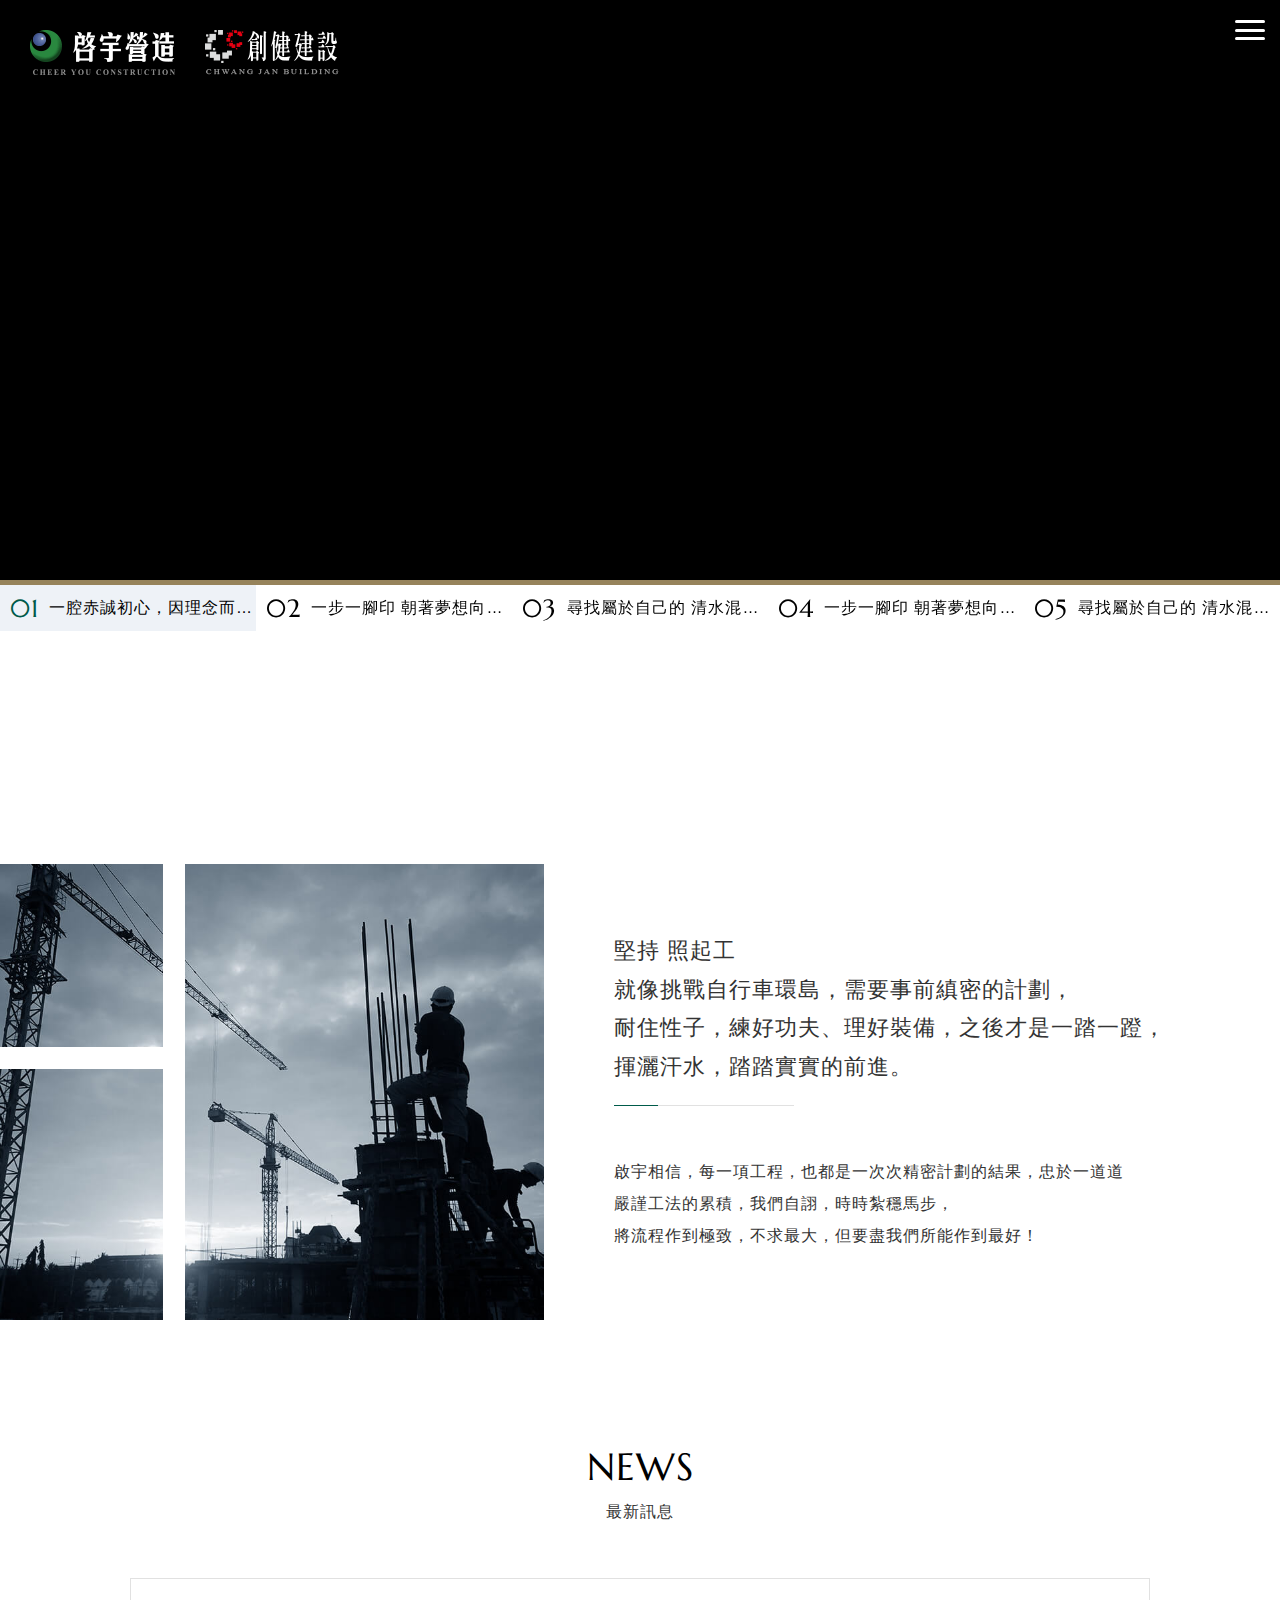
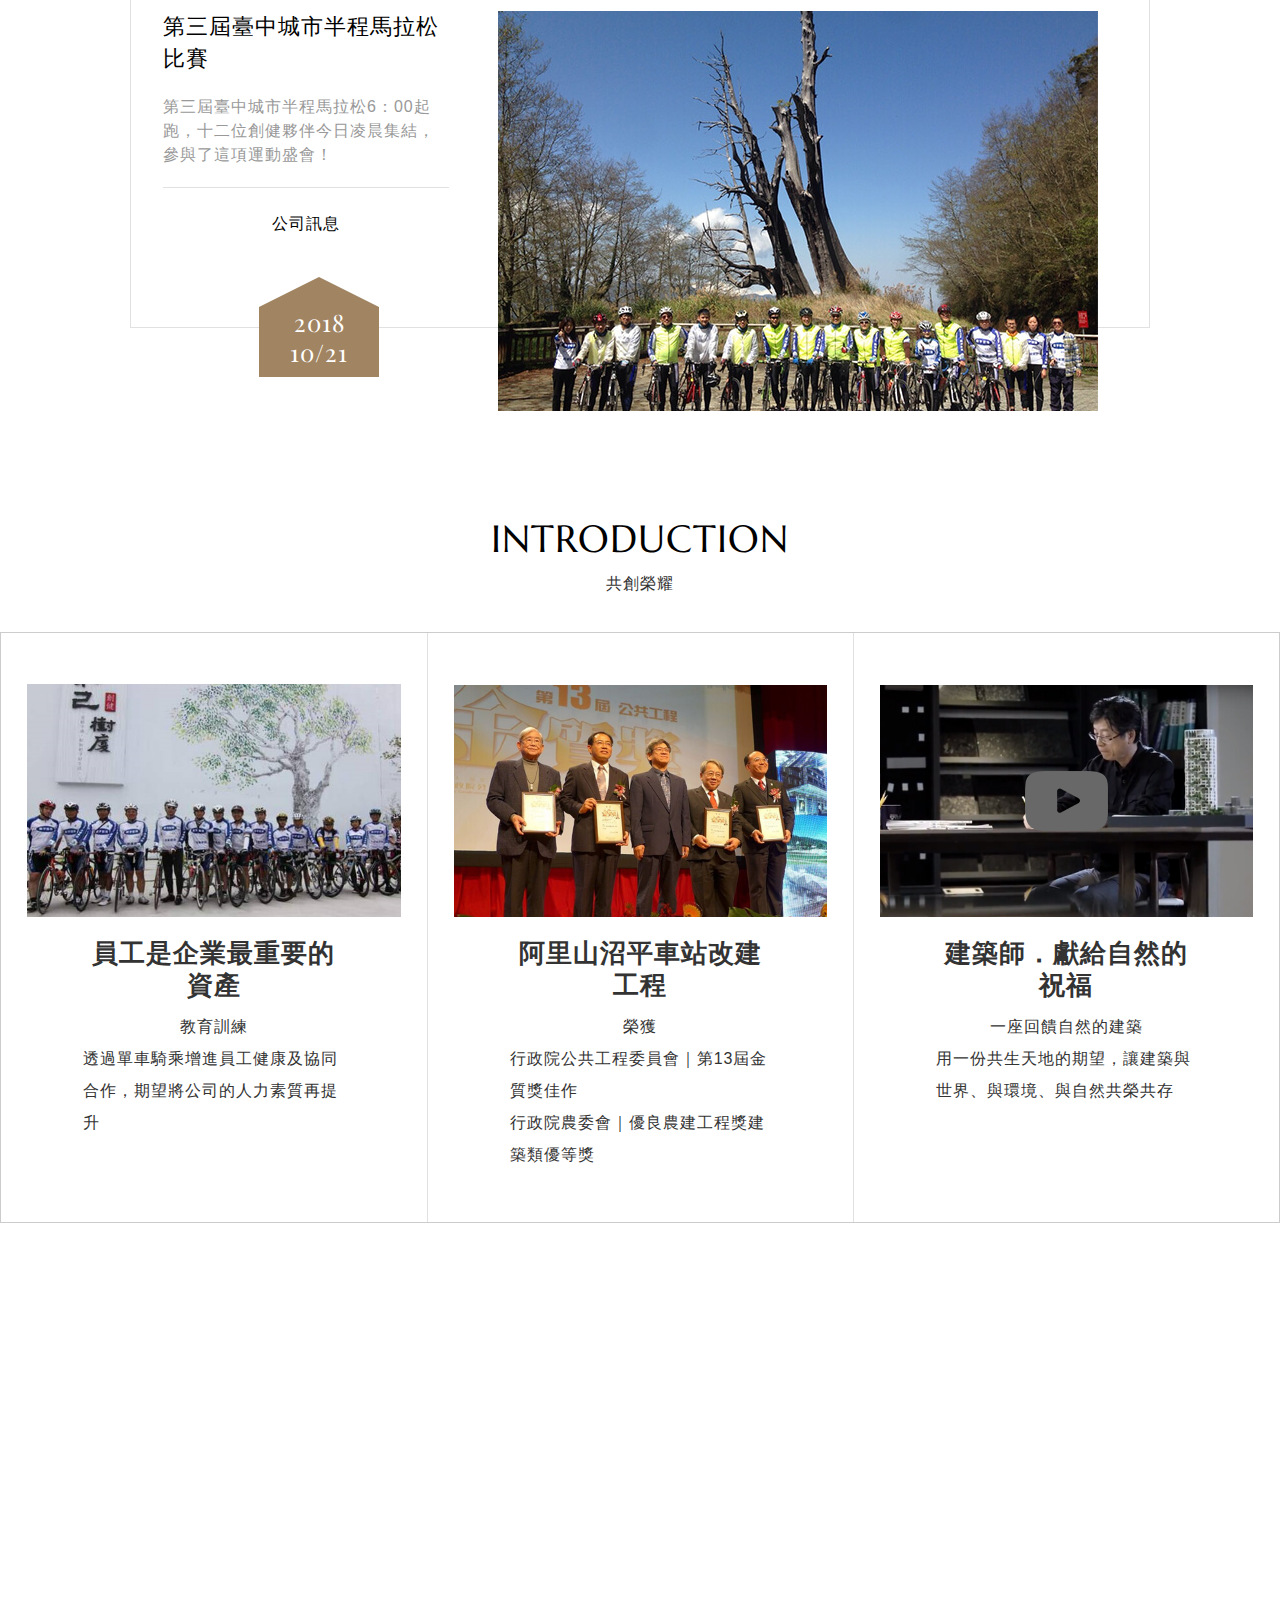
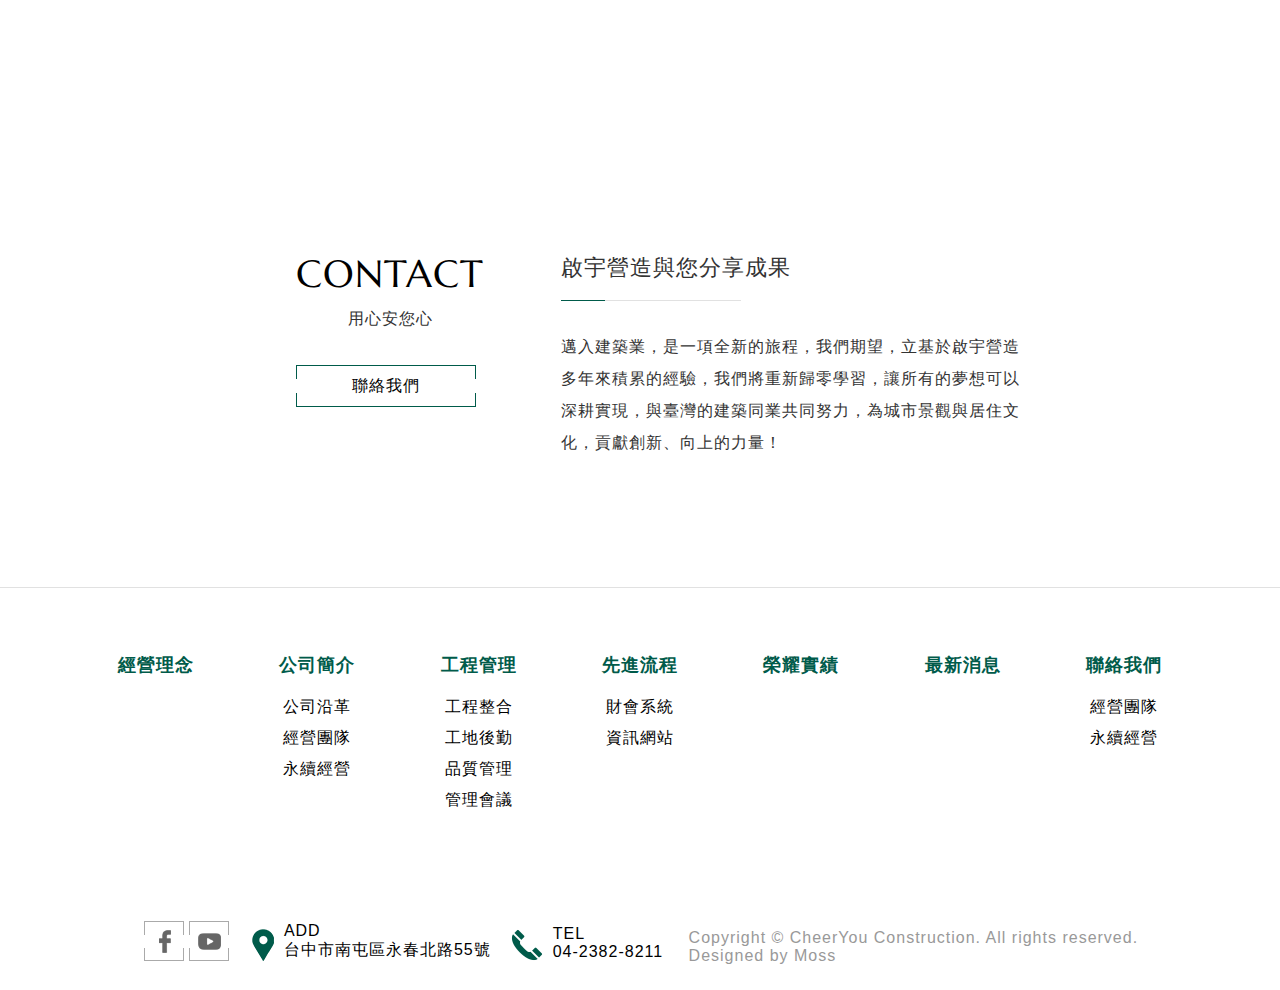
<file: index.html>
<html lang="en">
  <head>
    <meta http-equiv="Content-Type" name="viewport" content="width=device-width, initial-scale=1.0, maximum-scale=3.0, user-scalable=1" charset="UTF-8"/>
    <title>啟宇營造</title>
    <!-- css-->
    <link rel="stylesheet" href="./assets/css/reset.css"/>
    <link rel="stylesheet" href="./assets/scripts/fancybox/jquery.fancybox.min.css"/>
    <link rel="stylesheet" href="./assets/css/layout.css"/>
    <!-- javascript-->
    <script src="./assets/scripts/jquery/jquery-3.3.1.min.js"></script>
    <script src="./assets/scripts/jquery/jquery-migrate-3.0.0.min.js"></script>
    <script src="./assets/scripts/fancybox/jquery.fancybox.min.js"></script>
    <script src="./assets/scripts/custom.js"></script>
  </head>
  <body>
    <header id="header"><a class="logo" href="index.html" title="啟宇營造"><img src="./assets/images/logo-cheeryou.png" alt=""/></a><a class="btn-hamburger">
        <div class="menu--effect">
          <div class="menu__icon">
            <div class="menu__line menu__line--1"></div>
            <div class="menu__line menu__line--2"></div>
            <div class="menu__line menu__line--3"></div>
            <div class="menu__line menu__line--4"></div>
            <div class="menu__line menu__line--5"></div>
          </div>
        </div></a></header>
    <nav id="menu">
      <ul class="clearfix">
        <li><a href="idea.html">經營理念</a></li>
        <li><a href="about.html">公司簡介</a><a href="about.html#1">公司沿革</a><a href="about.html#2">經營團隊</a><a href="about.html#3">永續經營</a></li>
        <li><a href="quality.html">工程管理</a><a href="quality.html#1">工程整合</a><a href="quality.html#2">工地後勤</a><a href="quality.html#3">品質管理</a><a href="quality.html#4">管理會議</a></li>
        <li><a href="advanced.html">先進流程</a><a href="advanced.html#1">財會系統</a><a href="advanced.html#2">資訊網站</a></li>
        <li><a href="classic.html">榮耀實績</a></li>
        <li><a href="news.html">最新消息</a></li>
        <li><a href="service.html">聯絡我們</a><a href="service.html#1">經營團隊</a><a href="service.html#2">永續經營</a></li>
      </ul>
    </nav>
    <div id="index"><a href="http://www.chwangjan.com.tw/index.php" target="_blank" title="創建建設"><img class="logo-chwangjan" src="./assets/images/logo-chwangjan.png" alt=""/></a>
      <div id="banner">
        <div class="slider">
          <ul class="slider-pic">
            <li><code class="player" videoid="3yI2MQETD2s"></code></li>
            <li><img src="./_temp/images/index-banner.jpg" alt=""/></li>
            <li><code class="player" videoid="3OuHdMuaFdc"></code></li>
            <li><img src="./_temp/images/index-banner.jpg" alt=""/></li>
            <li><img src="./_temp/images/index-banner.jpg" alt=""/></li>
          </ul>
          <div class="slider-slogan">
            <li class="active"></li>
            <li><a class="bdbox">
                <h3>品質 朝著夢想向前進-II</h3>
                <p>一步一腳印，朝著夢想向前進</p><span>MORE</span></a></li>
            <li></li>
            <li><a class="bdbox">
                <h3>品質 最重要的資產-IV</h3>
                <p>員工是最重要的資產，組織是最關鍵的核心</p><span>MORE</span></a></li>
            <li><a class="bdbox">
                <h3>品質 建築人-V</h3>
                <p>集結有理想的建築人，實現有夢想的精工藝</p><span>MORE</span></a></li>
          </div>
        </div>
        <div class="slider-nav"><a class="active" title="一腔赤誠初心，因理念而集結的菁英團隊因理念而集結的菁英團隊">一腔赤誠初心，因理念而集結的菁英團隊因理念而集結的菁英團隊</a><a title="一步一腳印 朝著夢想向前進">一步一腳印 朝著夢想向前進</a><a title="尋找屬於自己的 清水混凝土">尋找屬於自己的 清水混凝土</a><a title="一步一腳印 朝著夢想向前進">一步一腳印 朝著夢想向前進</a><a title="尋找屬於自己的 清水混凝土">尋找屬於自己的 清水混凝土</a></div>
      </div>
      <div id="main">
        <ul class="companyImage">
          <li class="txt">
            <h3 class="title-slogan">堅持 照起工<br>就像挑戰自行車環島，需要事前縝密的計劃，<br>耐住性子，練好功夫、理好裝備，之後才是一踏一蹬，<br>揮灑汗水，踏踏實實的前進。</h3>
            <p>啟宇相信，每一項工程，也都是一次次精密計劃的結果，忠於一道道<br>嚴謹工法的累積，我們自詡，時時紮穩馬步，<br>將流程作到極致，不求最大，但要盡我們所能作到最好！</p>
          </li>
          <li class="pic"><img src="./assets/images/index/company-image.jpg" alt=""/></li>
        </ul>
        <div class="hotNews">
          <h2 class="title-unit"><span>NEWS</span><span>最新訊息</span></h2>
          <div class="item"><a href="news_content.html">
              <h6>第三屆臺中城市半程馬拉松比賽</h6>
              <article>第三屆臺中城市半程馬拉松6：00起跑，十二位創健夥伴今日凌晨集結，參與了這項運動盛會！</article><span>公司訊息</span>
              <time class="arrow">2018<br>10/21</time></a><img src="./_temp/images/news.jpg" alt=""/></div>
        </div>
        <div class="intro">
          <h2 class="title-unit"><span>INTRODUCTION</span><span>共創榮耀</span></h2>
          <div class="rowlist">
            <li><a href="about.html#2"><img src="./assets/images/index/intro-1.jpg" alt=""/></a>
              <div>
                <h6>員工是企業最重要的資產</h6><span>教育訓練</span>
                <p class="txt-left">透過單車騎乘增進員工健康及協同合作，期望將公司的人力素質再提升</p>
              </div>
            </li>
            <li><a href="classic.html"><img src="./assets/images/index/intro-2.jpg" alt=""/></a>
              <div>
                <h6>阿里山沼平車站改建工程</h6><span>榮獲</span>
                <p class="txt-left">行政院公共工程委員會｜第13屆金質獎佳作<br>行政院農委會｜優良農建工程獎建築類優等獎</p>
              </div>
            </li>
            <li><a class="video" data-fancybox="data-fancybox" href="https://www.youtube.com/watch?v=nK6dP2oEak4&amp;amp;autoplay=1&amp;amp;rel=0&amp;amp;controls=0&amp;amp;showinfo=0"><img src="./assets/images/index/intro-3.jpg" alt=""/></a>
              <div>
                <h6>建築師．獻給自然的祝福</h6><span>一座回饋自然的建築</span>
                <p class="txt-left">用一份共生天地的期望，讓建築與世界、與環境、與自然共榮共存</p>
              </div>
            </li>
          </div>
        </div>
        <div class="bg"></div>
        <ul class="contact-us halfBox">
          <li>
            <section>
              <h2 class="title-unit"><span>CONTACT</span><span>用心安您心</span></h2><a class="btn-job bdbox" href="https://www.104.com.tw/jobbank/custjob/index.php?r=cust&amp;j=4c3a4228346c3f2230683b1d1d1d1d5f2443a363189j99" target="_blank">聯絡我們</a>
            </section>
          </li>
          <li>
            <section>
              <h3 class="title-slogan">啟宇營造與您分享成果</h3>
              <div class="txt-left">邁入建築業，是一項全新的旅程，我們期望，立基於啟宇營造多年來積累的經驗，我們將重新歸零學習，讓所有的夢想可以深耕實現，與臺灣的建築同業共同努力，為城市景觀與居住文化，貢獻創新、向上的力量！</div>
            </section>
          </li>
        </ul>
      </div>
    </div>
    <footer id="footer">
      <ul class="sitemap">
        <li><a href="idea.html">經營理念</a></li>
        <li><a href="about.html">公司簡介</a><a href="about.html#1">公司沿革</a><a href="about.html#2">經營團隊</a><a href="about.html#3">永續經營</a></li>
        <li><a href="quality.html">工程管理</a><a href="quality.html#1">工程整合</a><a href="quality.html#2">工地後勤</a><a href="quality.html#3">品質管理</a><a href="quality.html#4">管理會議</a></li>
        <li><a href="advanced.html">先進流程</a><a href="advanced.html#1">財會系統</a><a href="advanced.html#2">資訊網站</a></li>
        <li><a href="classic.html">榮耀實績</a></li>
        <li><a href="news.html">最新消息</a></li>
        <li><a href="service.html">聯絡我們</a><a href="service.html#1">經營團隊</a><a href="service.html#2">永續經營</a></li>
      </ul>
      <div class="siteinfo"><a class="btn-fb bdbox" href="https://www.facebook.com/CheeryouCycling/" title="facebook" target="_blank"></a><a class="btn-youtube bdbox" href="https://www.youtube.com/channel/UCupK2lA4sW1DtPeCX781e1A?view_as=subscriber" title="youtube" target="_blank"></a><a class="btn-map" href="https://goo.gl/maps/9KRhZDbEeos" target="_blank"><i class="icon-map"></i><span data-title="ADD">台中市南屯區永春北路55號</span></a><a class="btn-tel" href="tel:04-2382-8211"><i class="icon-tel"></i><span data-title="TEL">04-2382-8211</span></a>
        <p class="copyright">Copyright © CheerYou Construction. All rights reserved.<br/><a href="http://www.mo-ss.com/" target="_blank">Designed by Moss</a></p>
      </div>
    </footer>
    <div id="loading">
      <div class="loader"><img src="./assets/images/loader.gif"/>loading</div>
    </div>
  </body>
</html>
<link rel="stylesheet" href="./assets/css/index.css"/>
<link rel="stylesheet" href="./assets/scripts/slick/slick.css"/>
<script src="./assets/scripts/slick/slick.min.js"></script>
<script>
  $(function(){
    $.getScript('./assets/scripts/video.js',function(){
      var index = new fun_index();
    });
  });
</script>
</file>
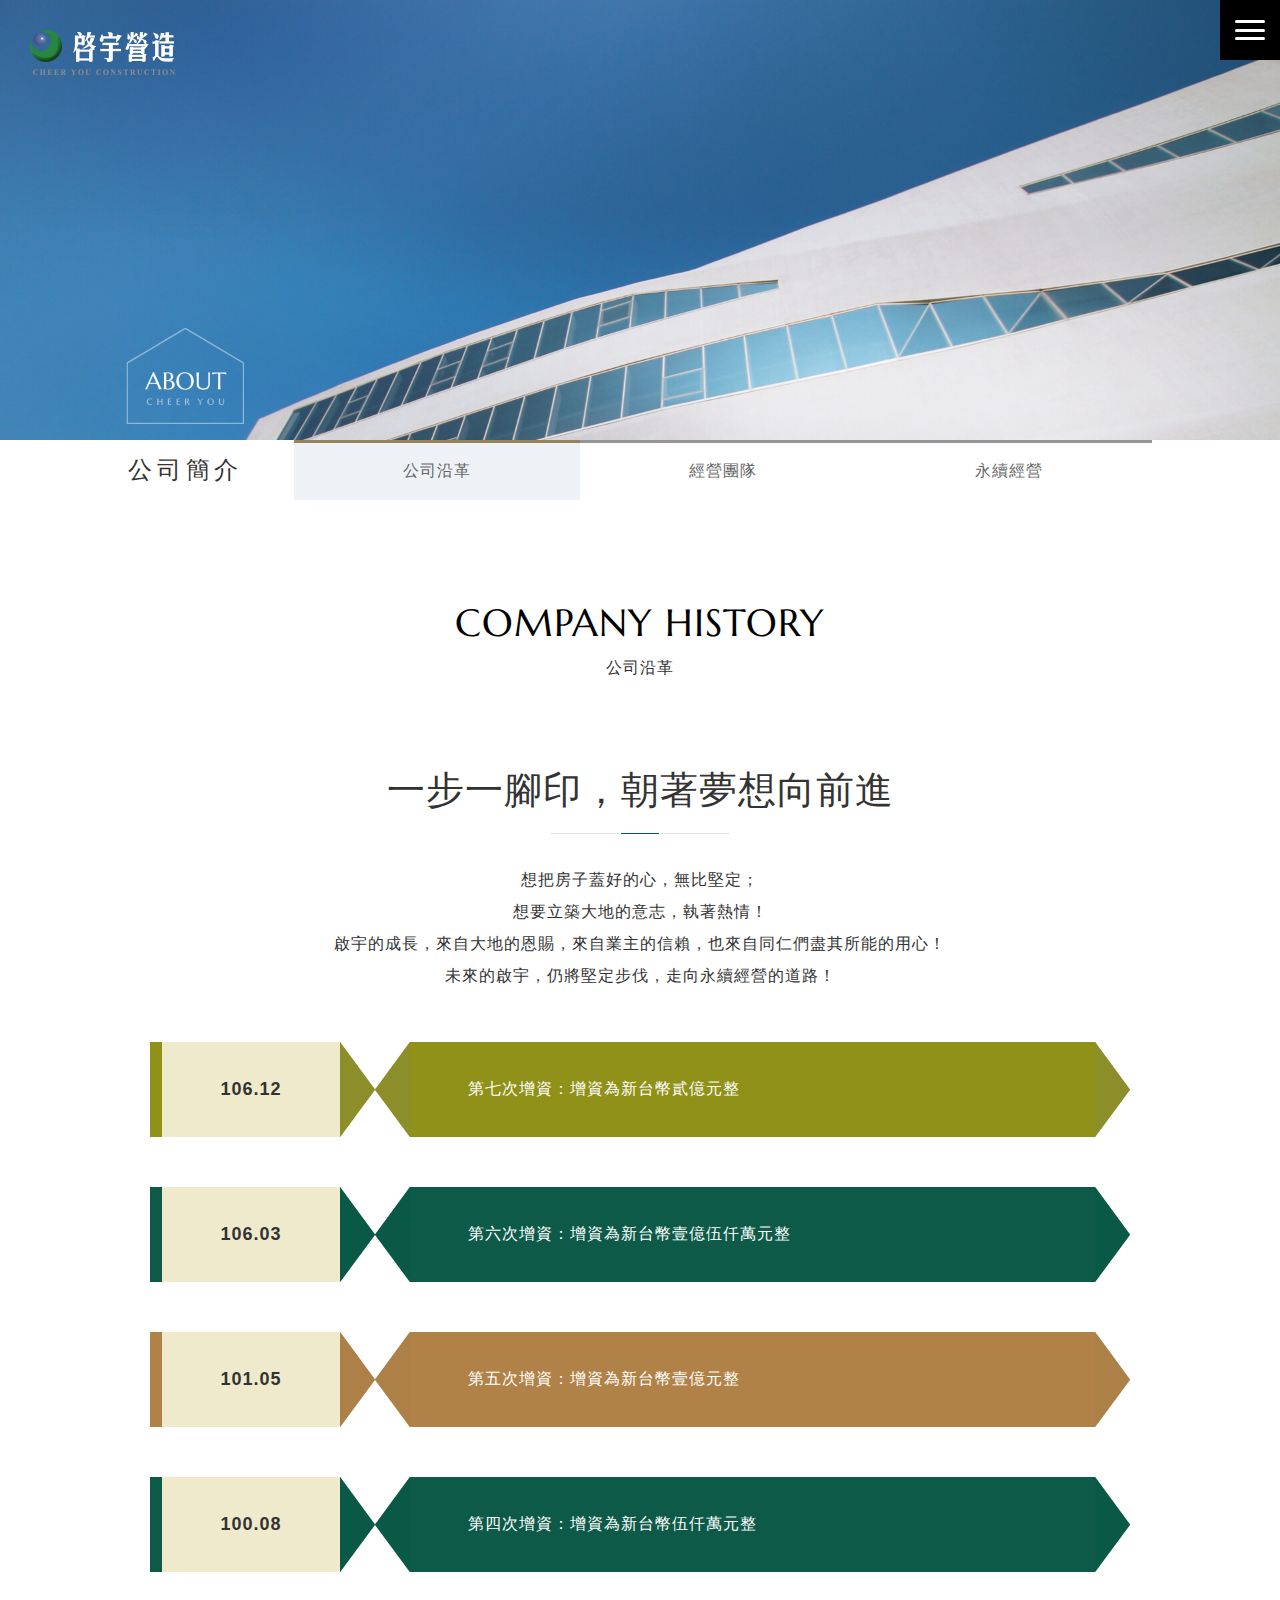
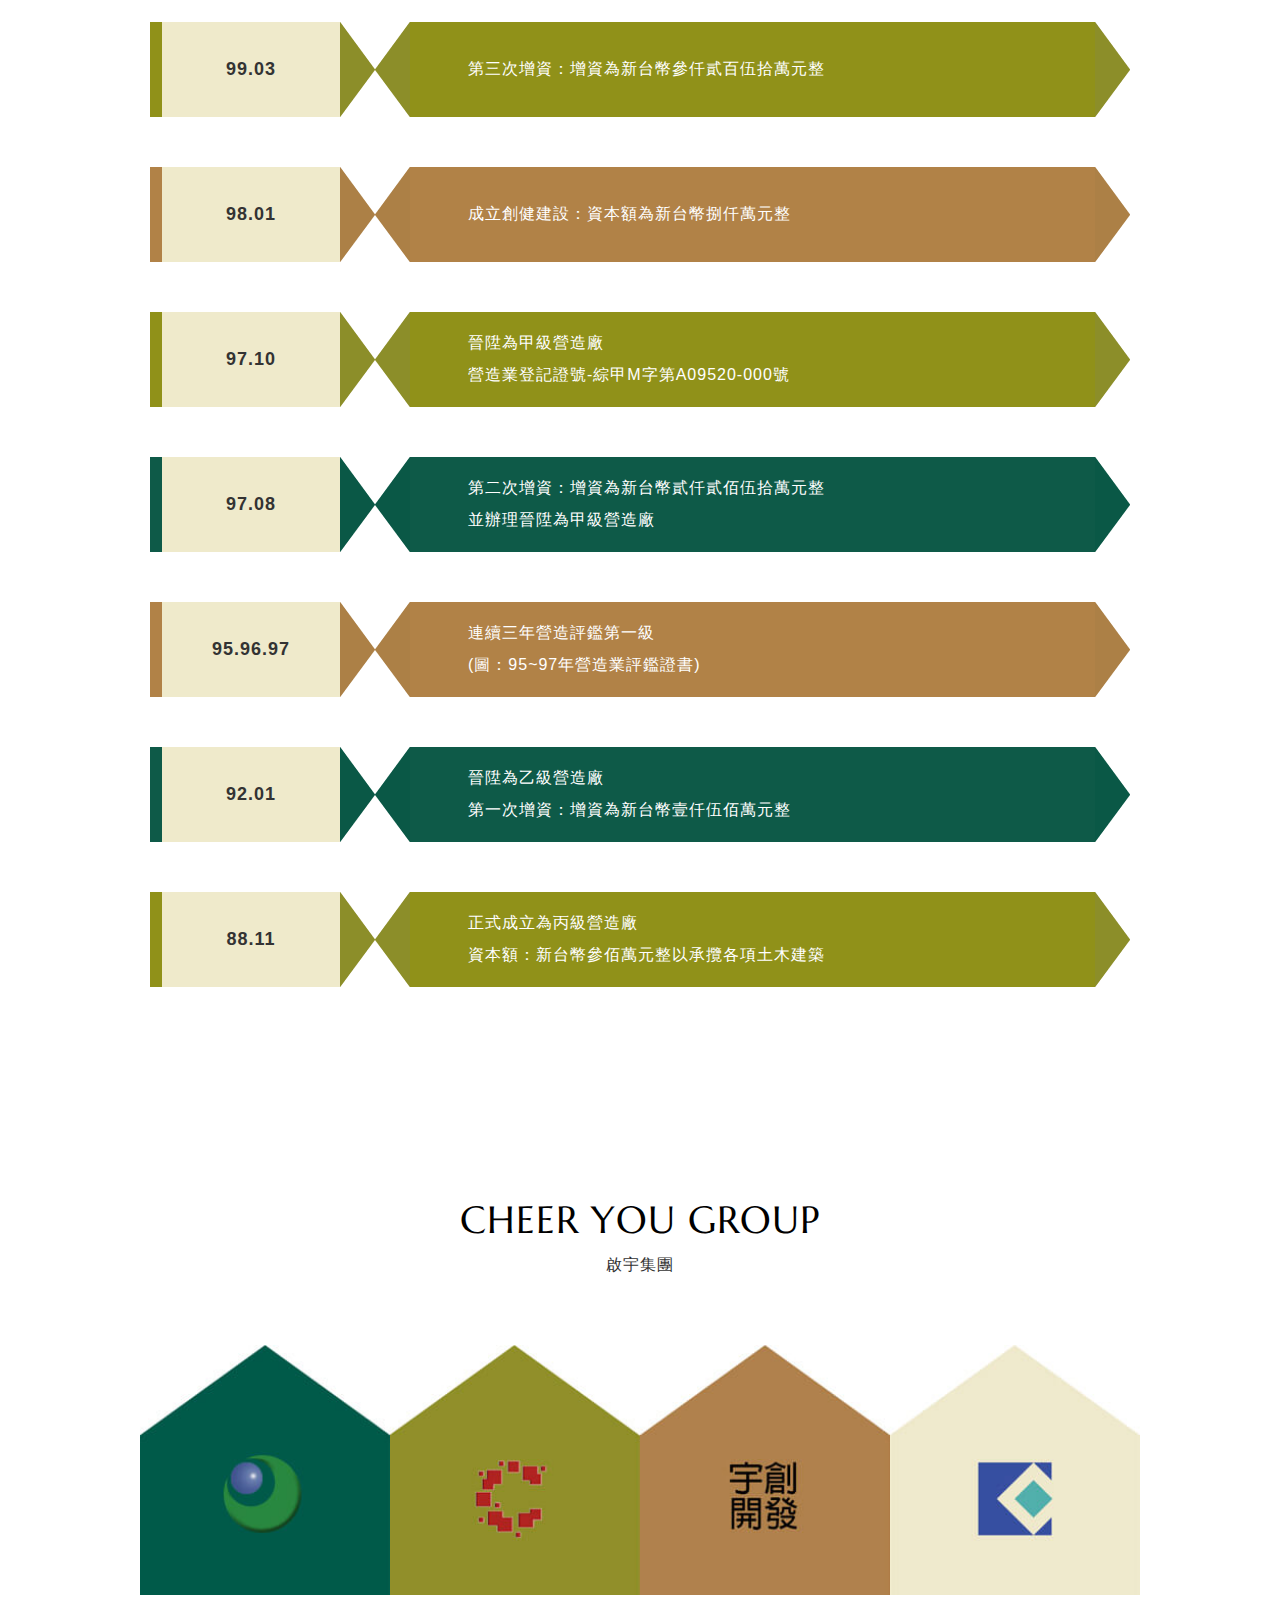
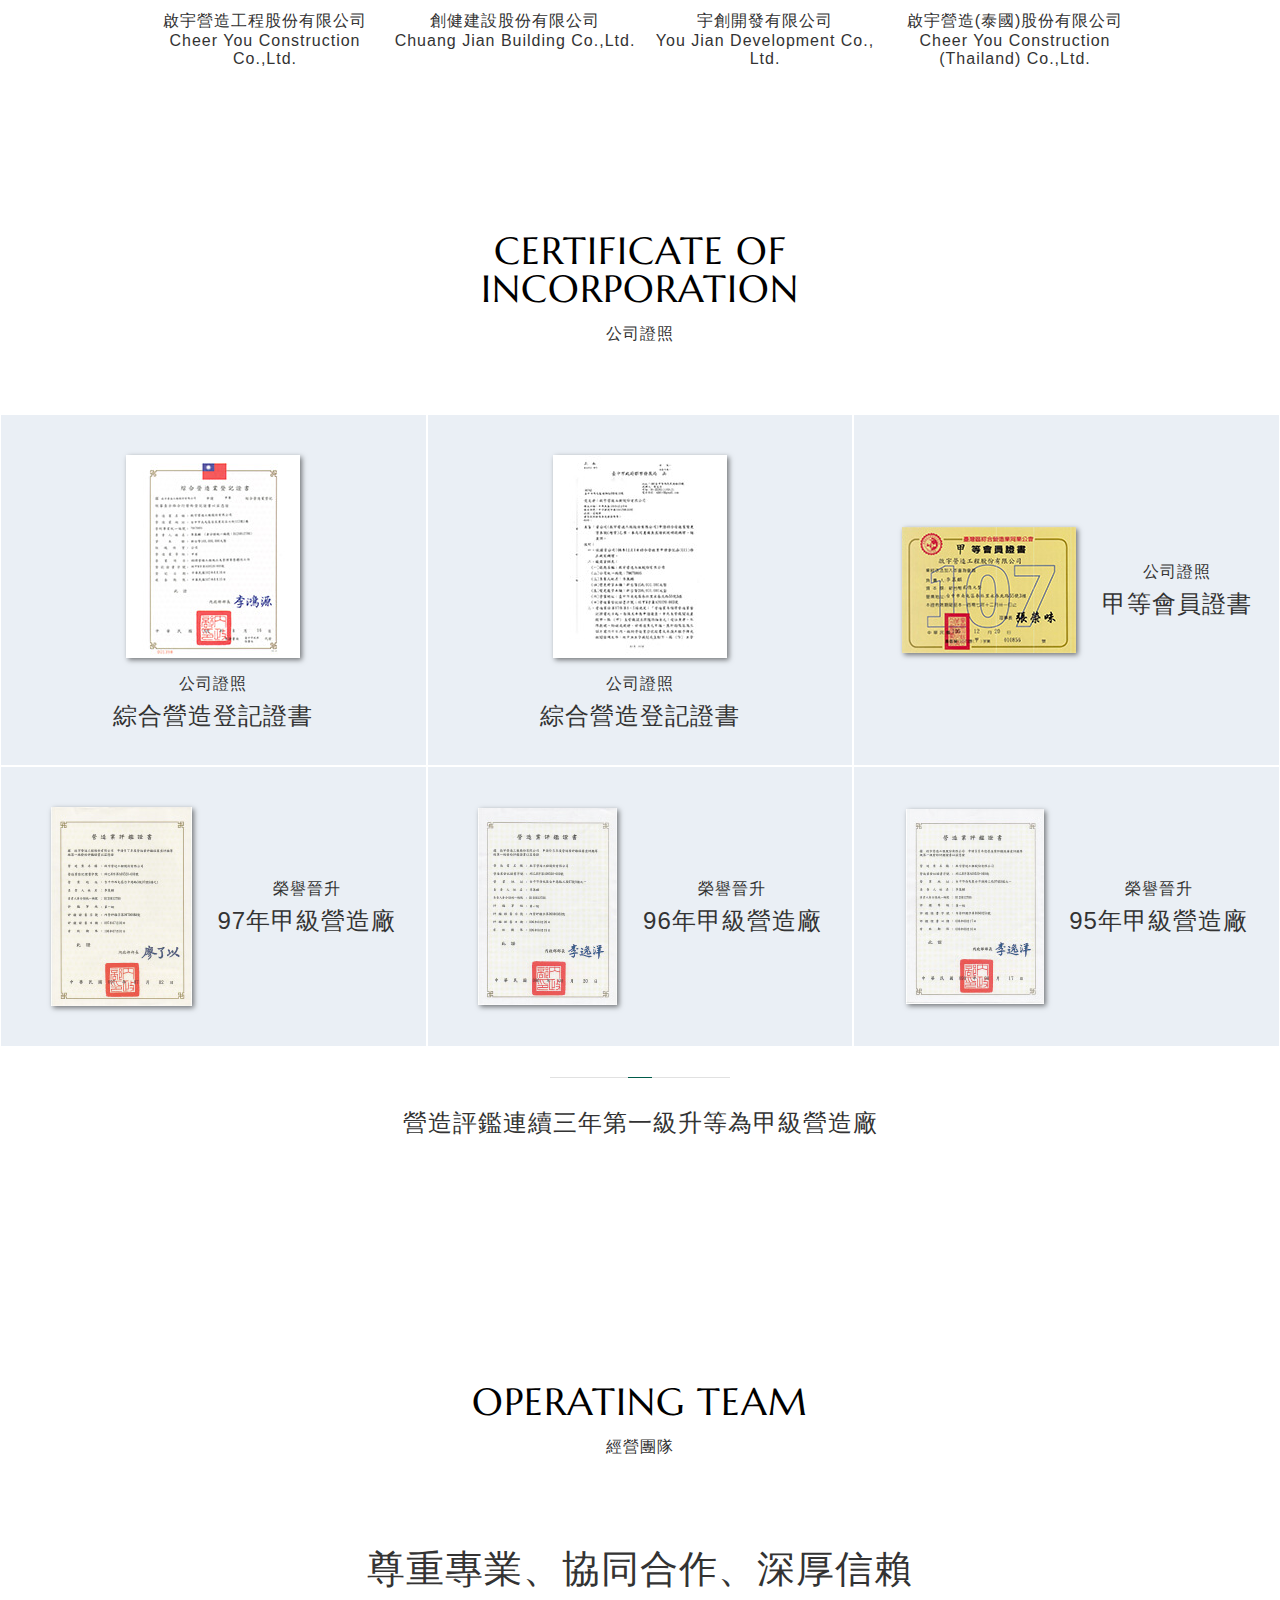
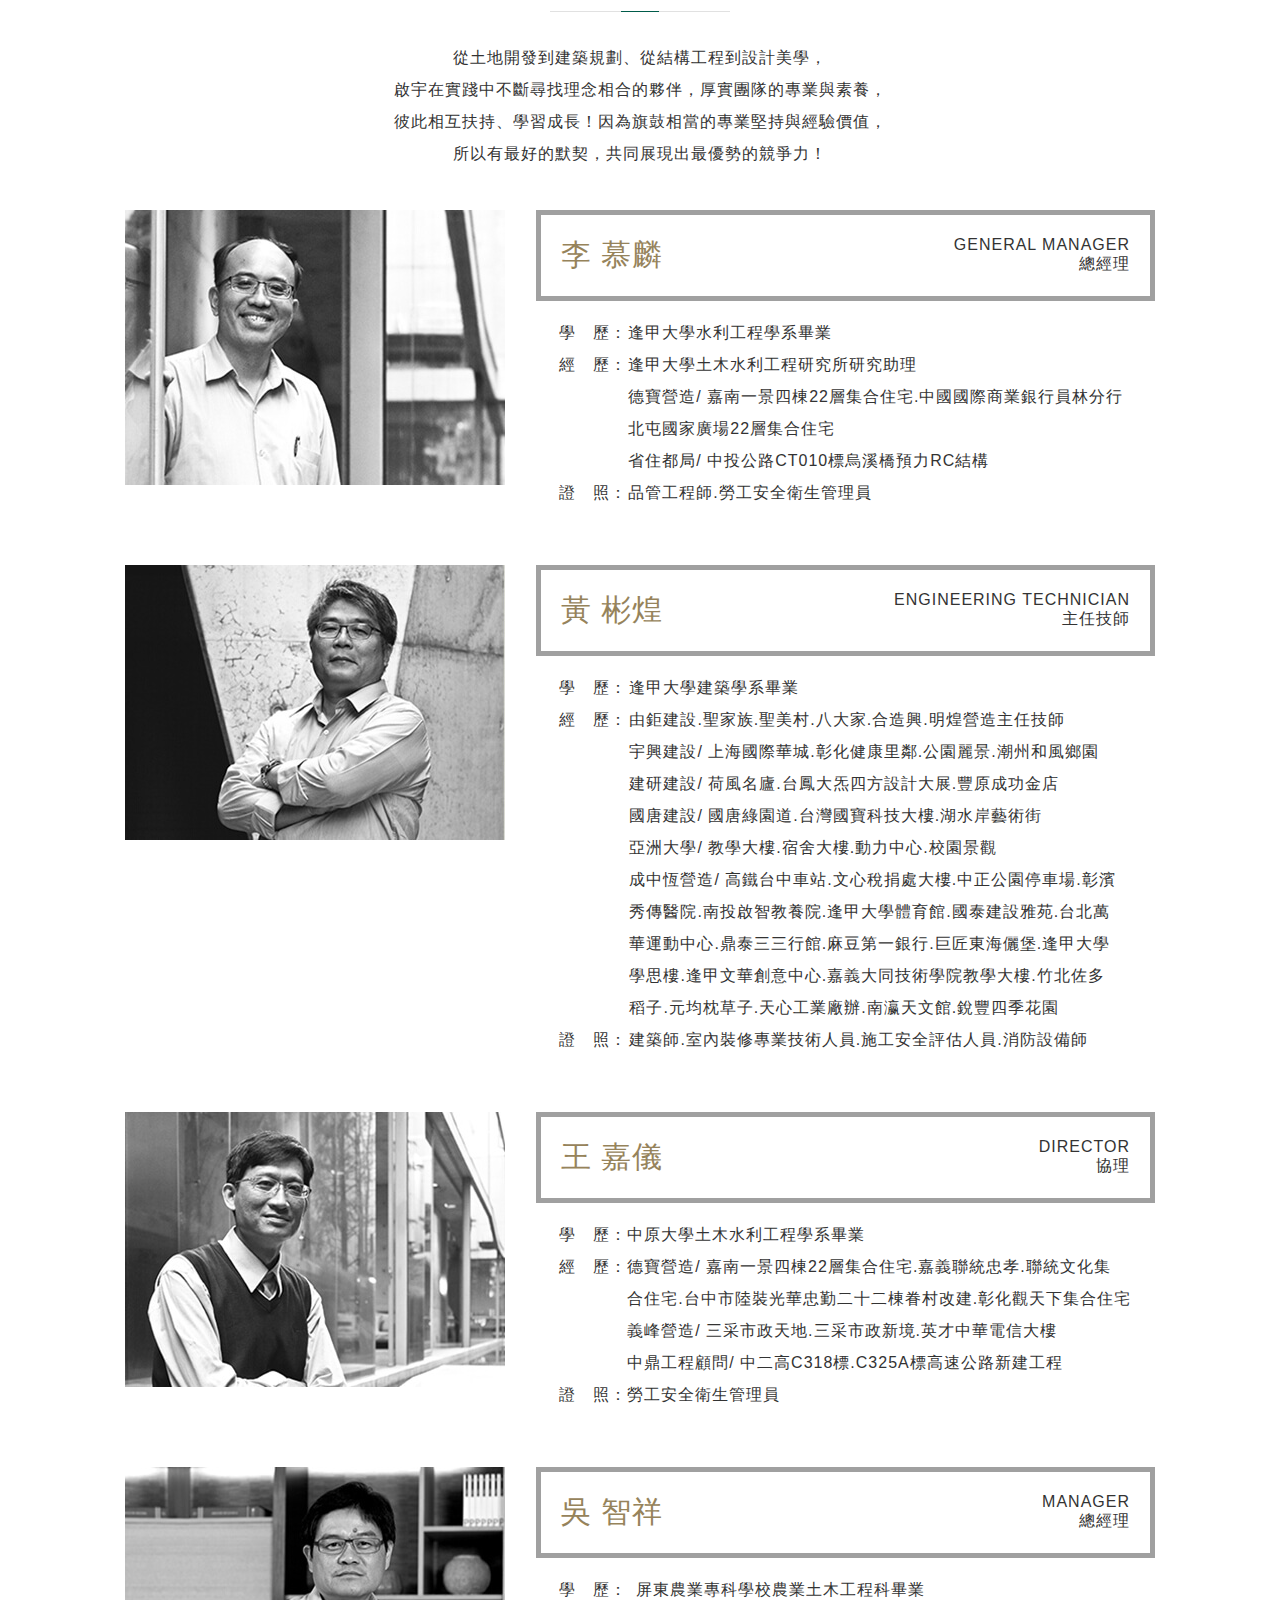
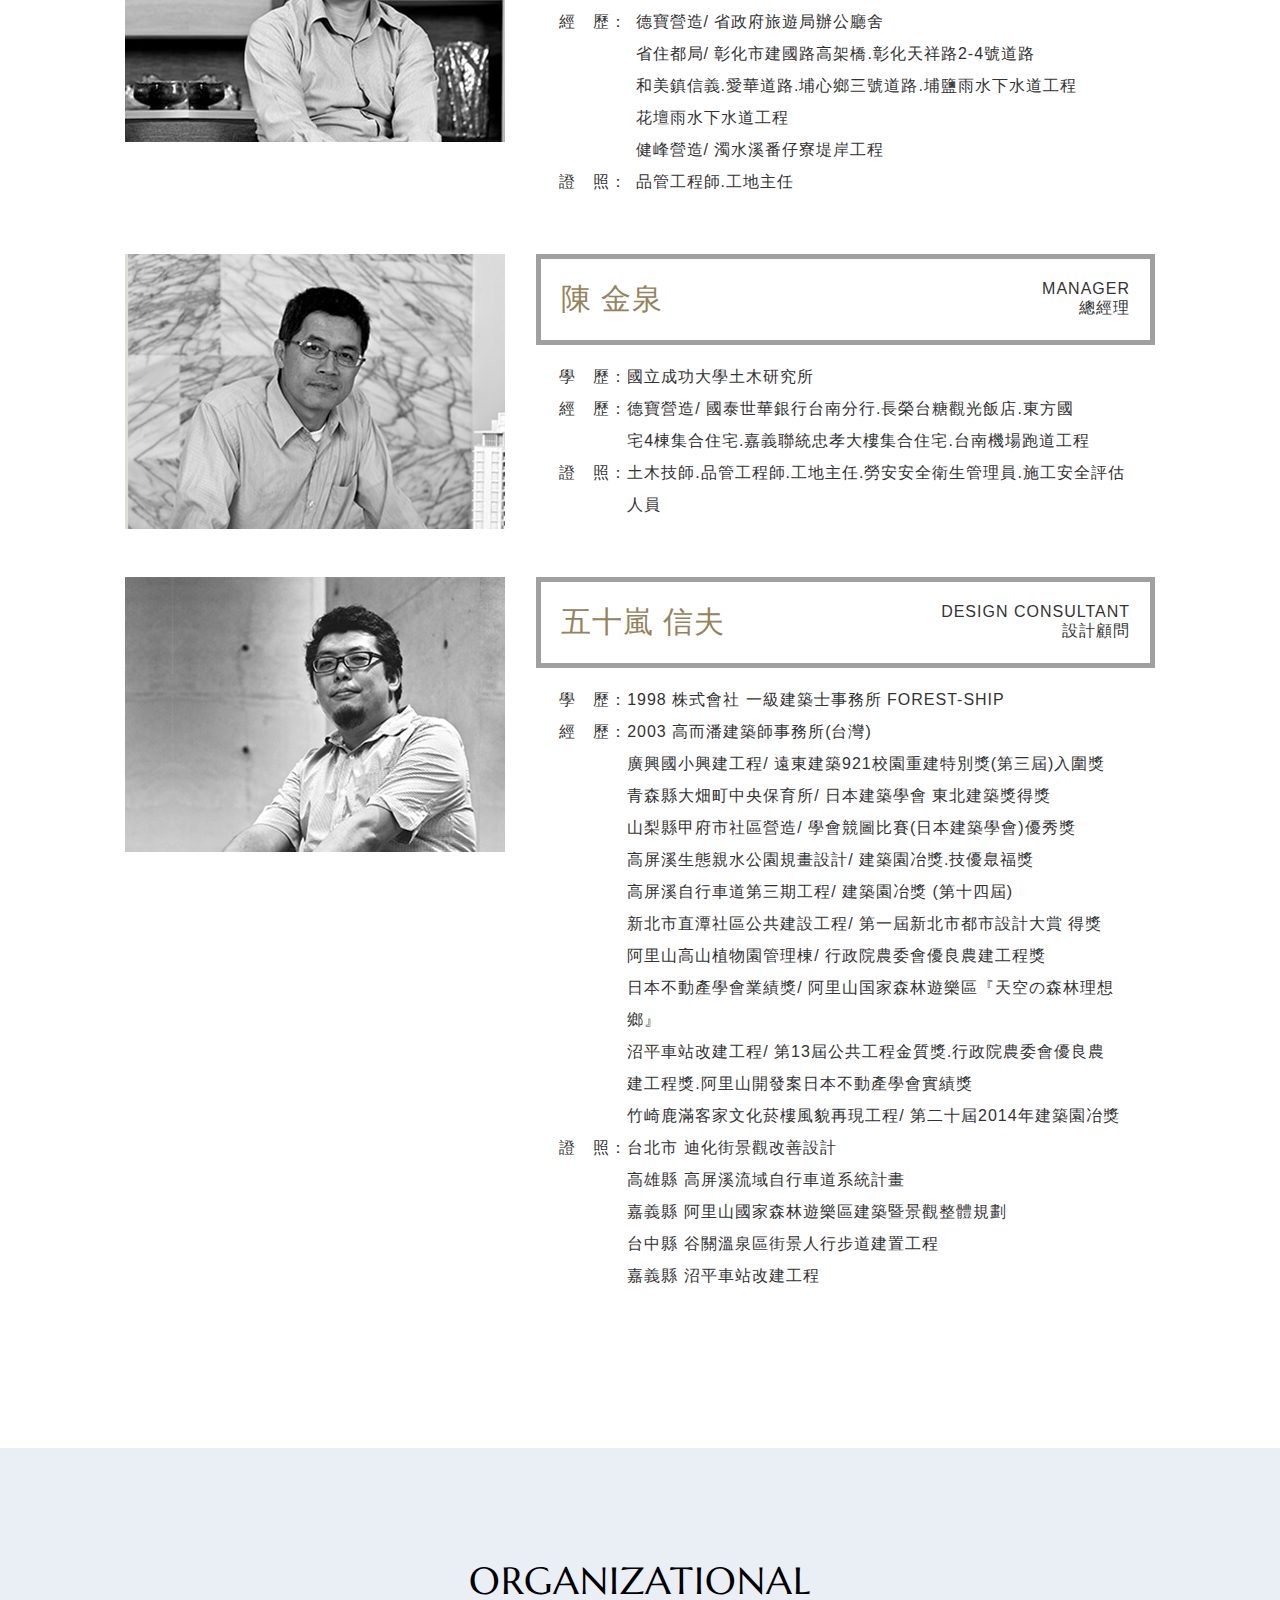
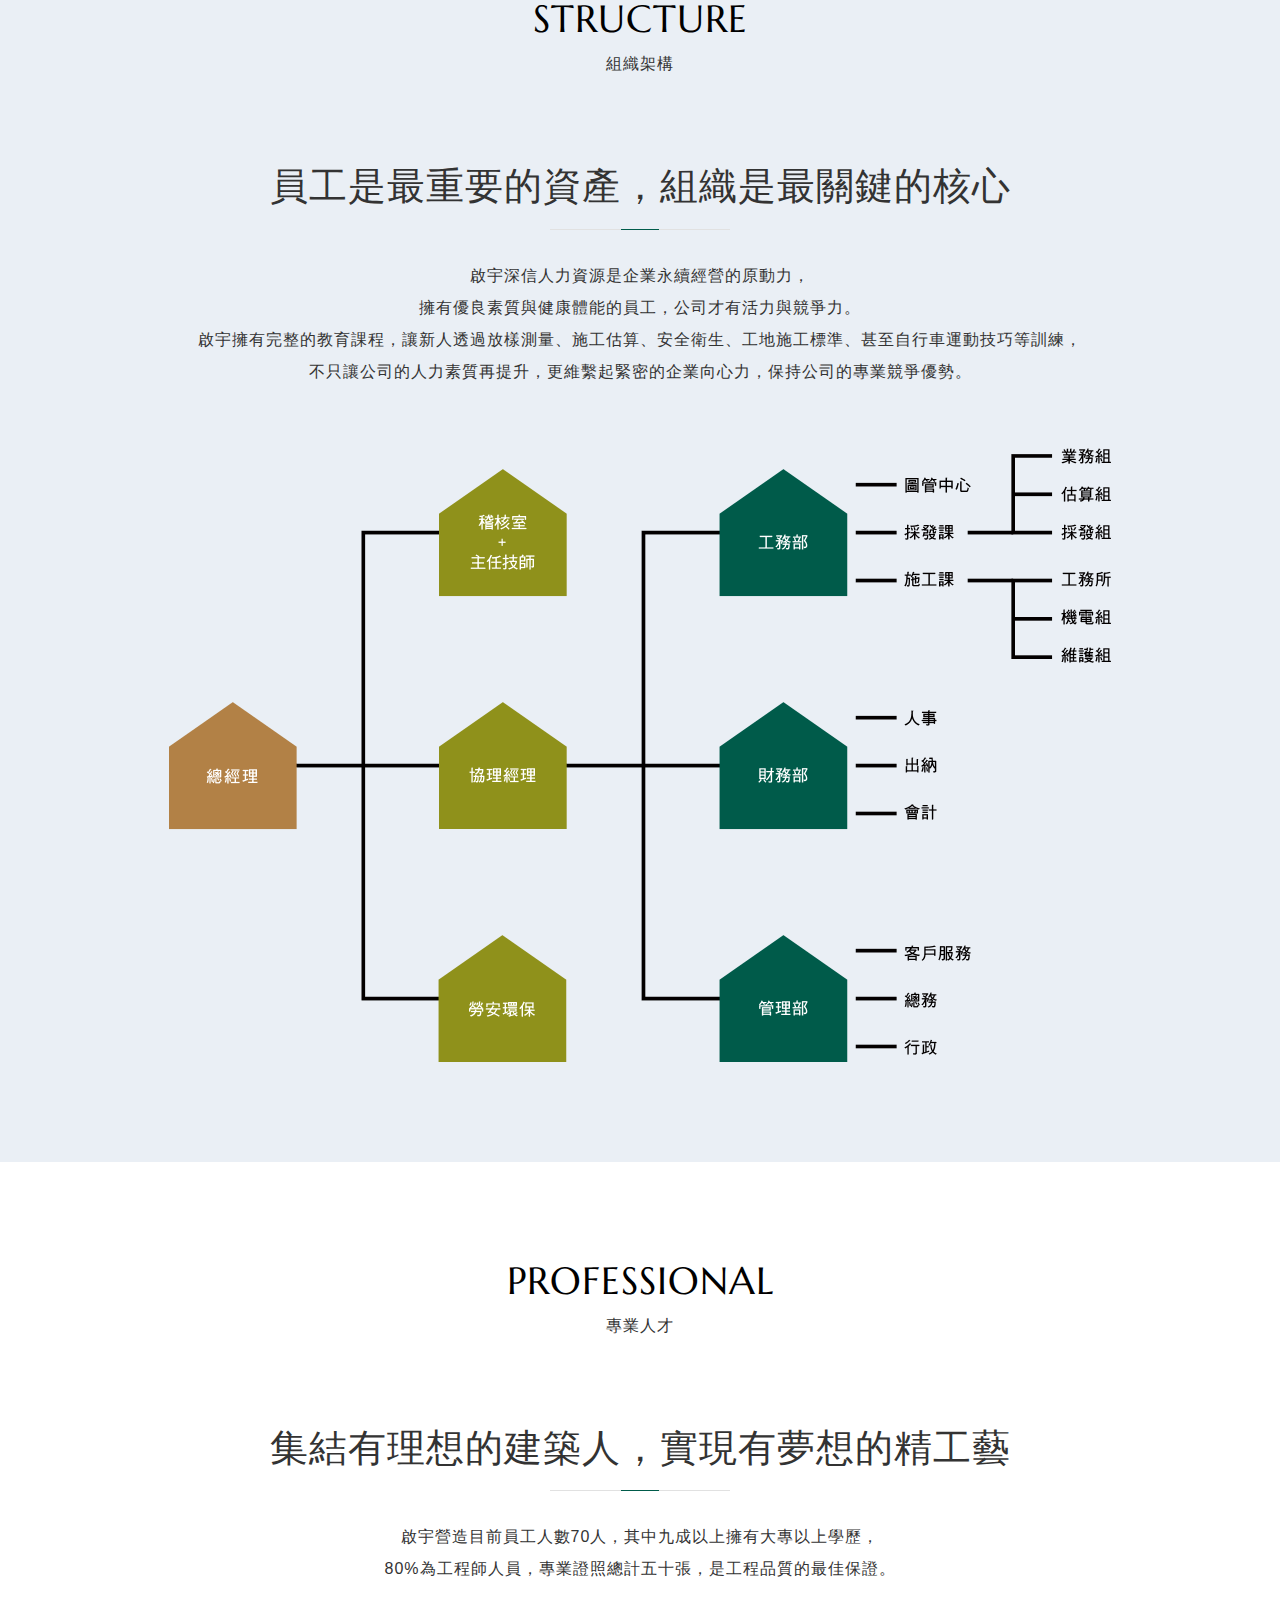
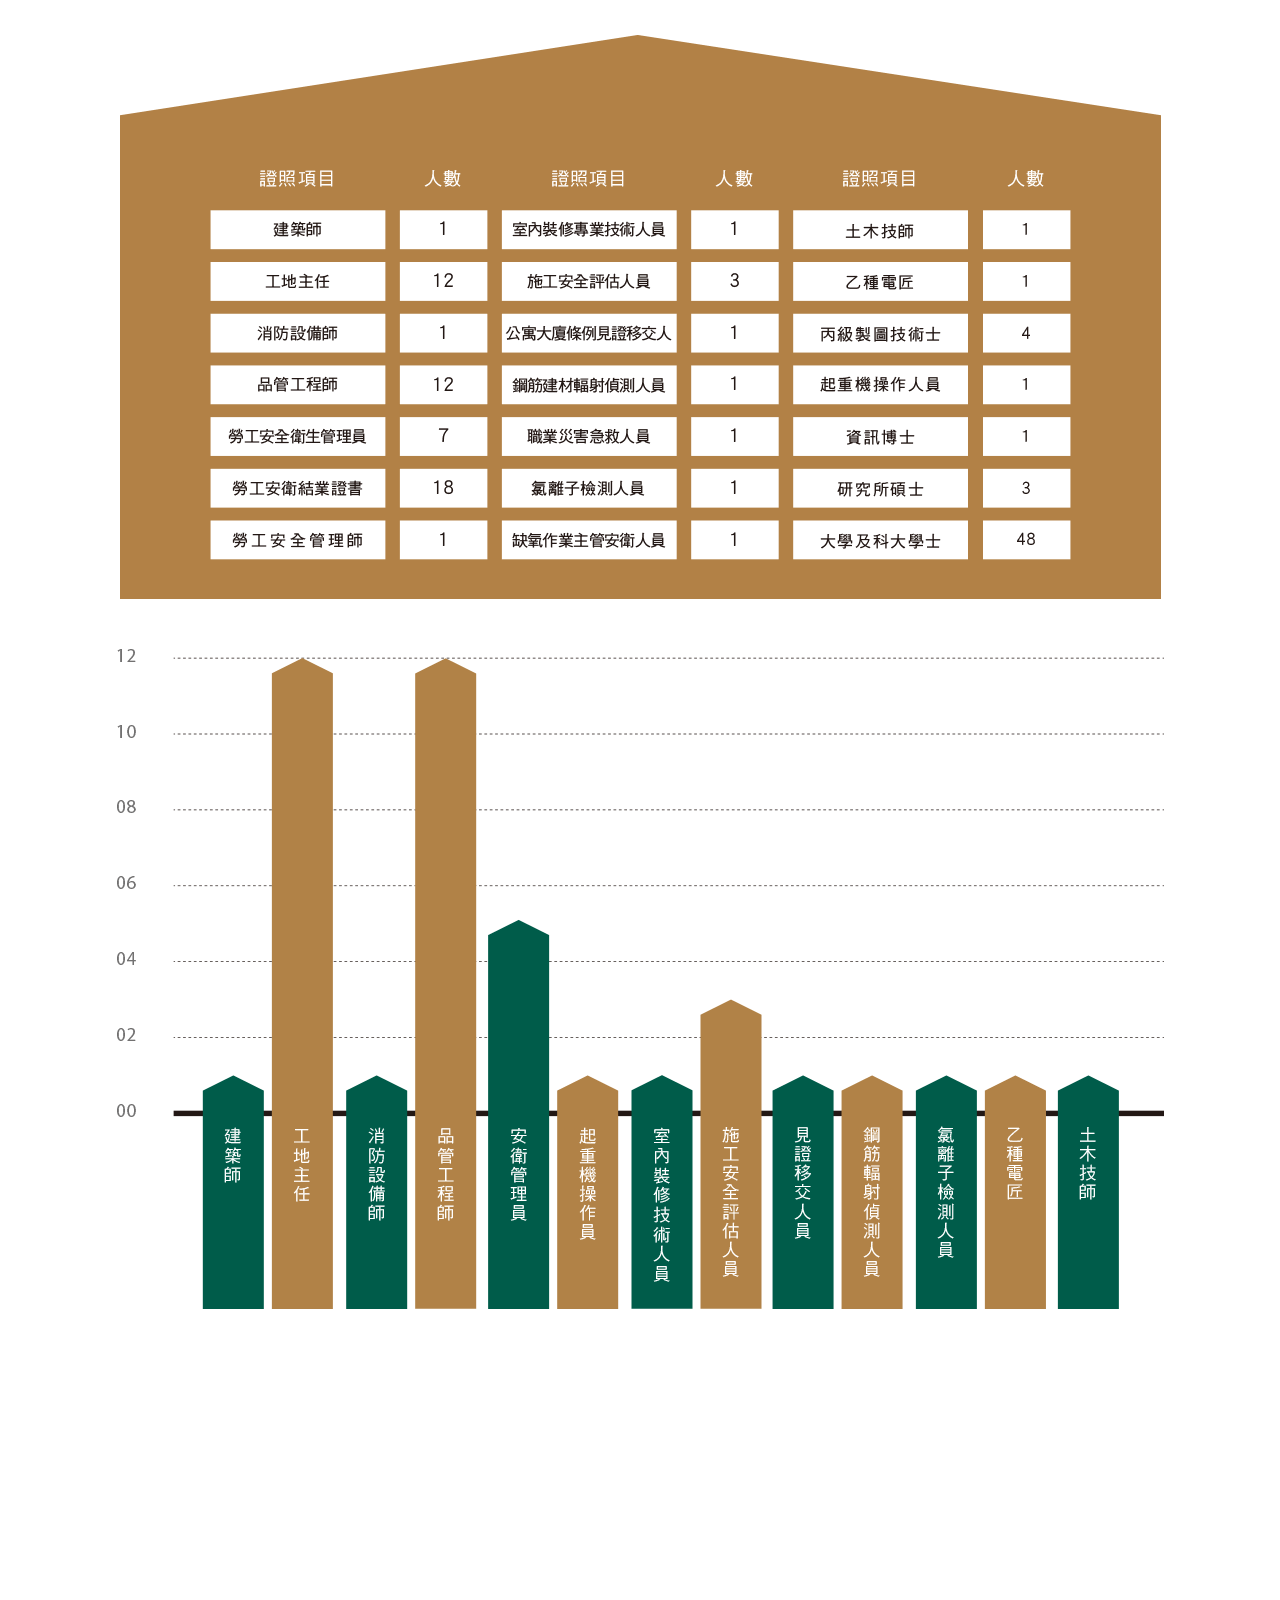
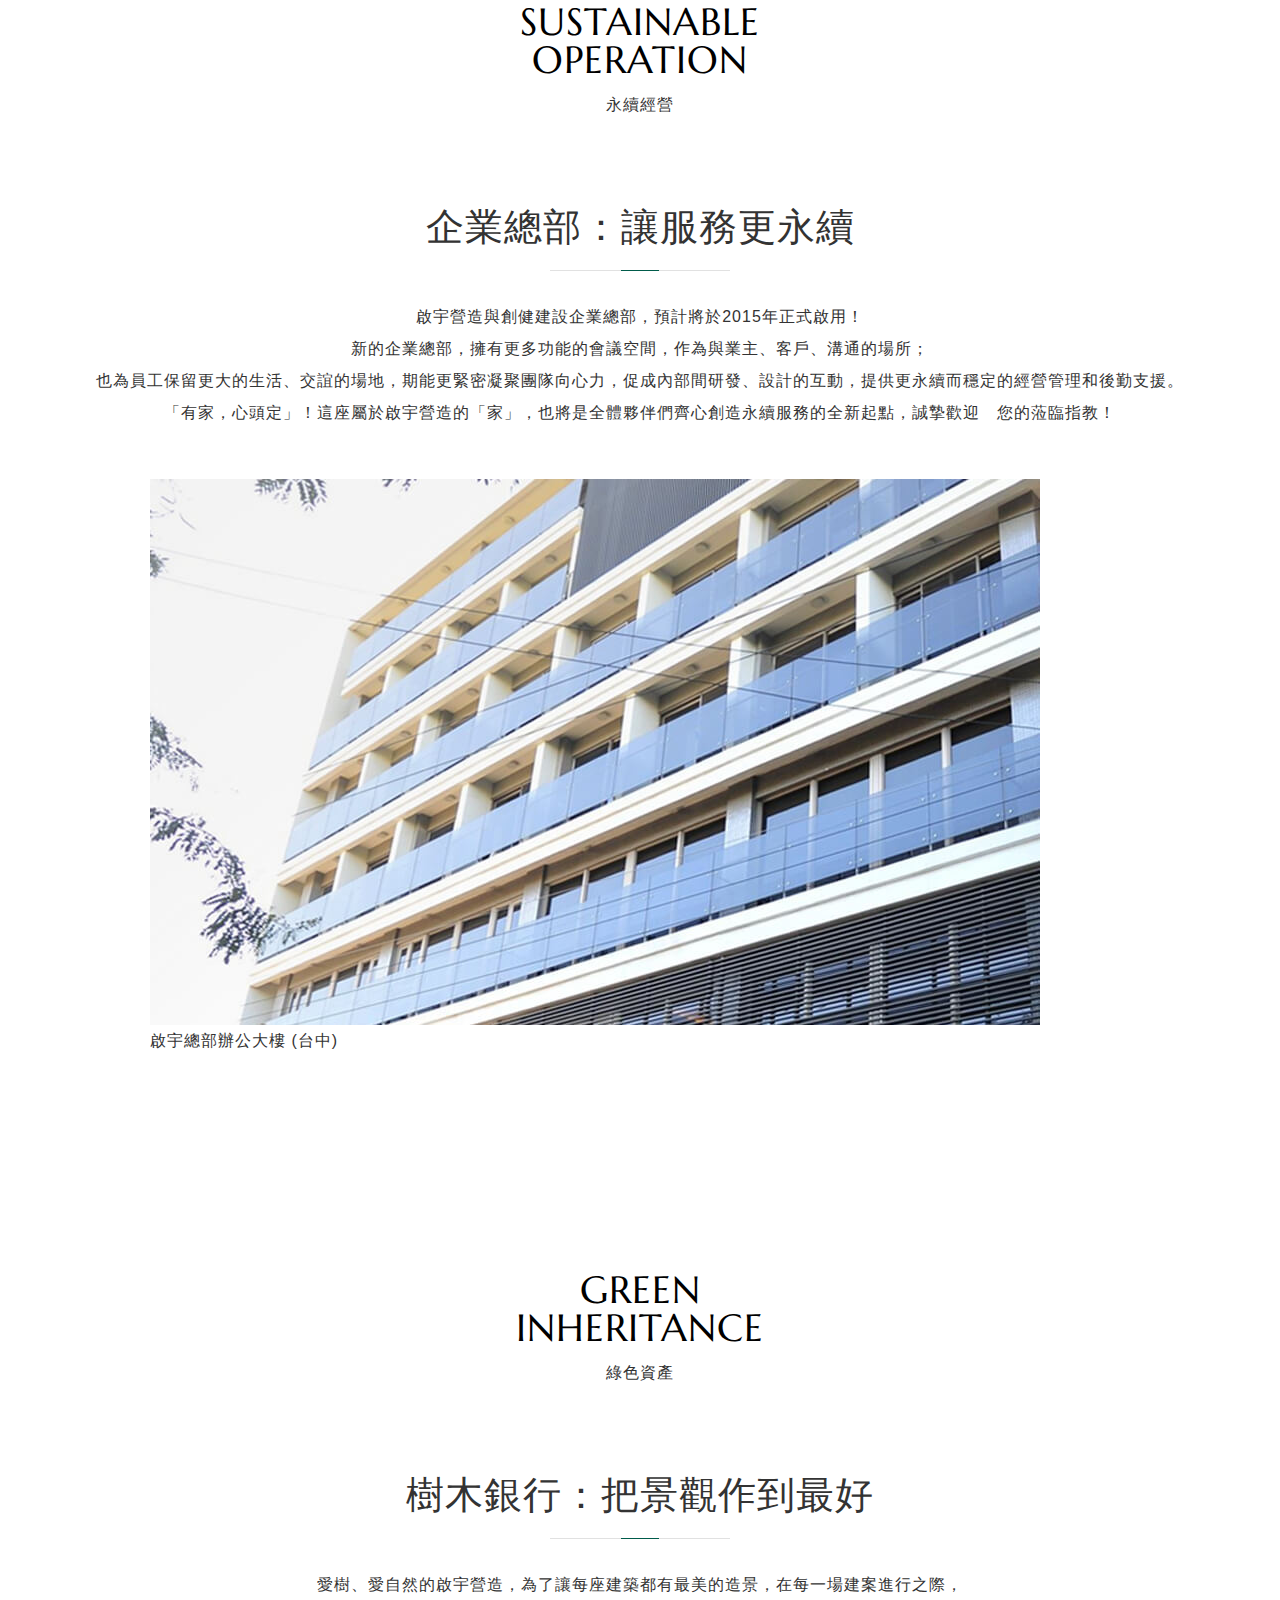
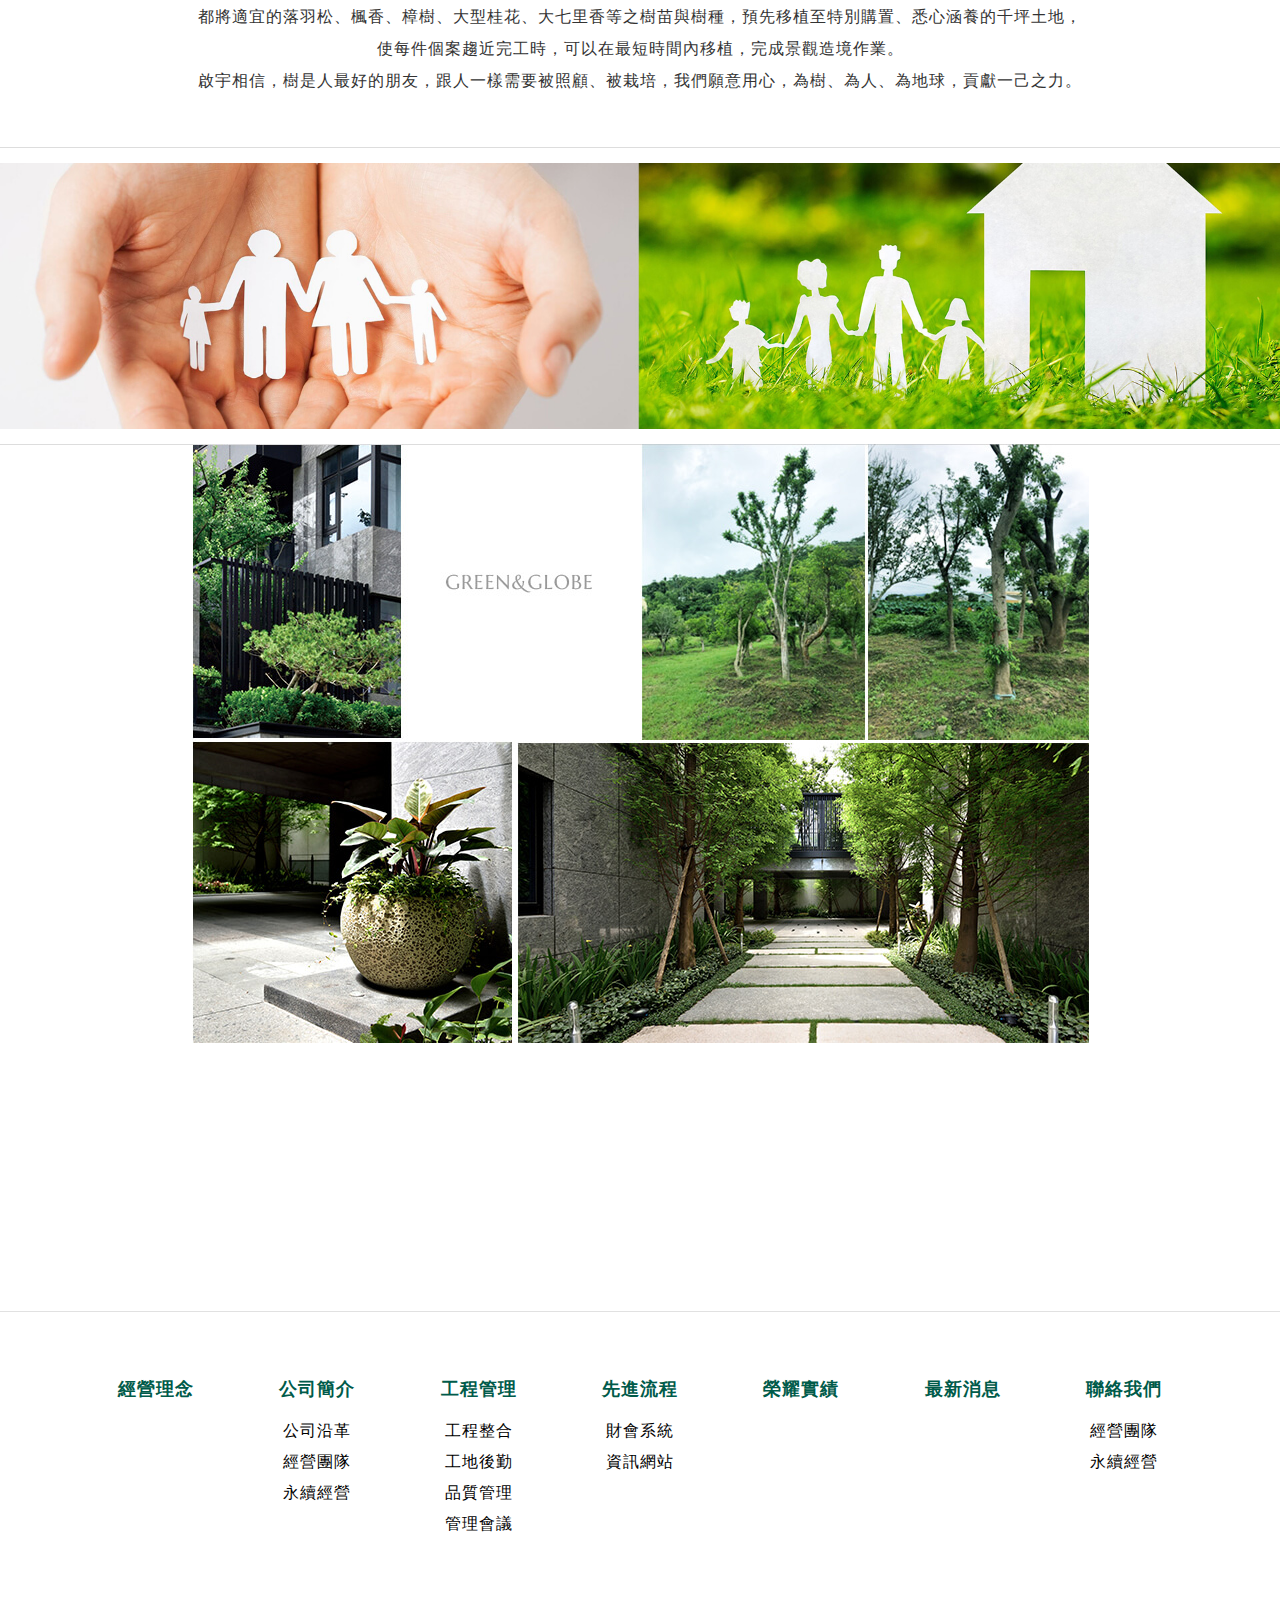
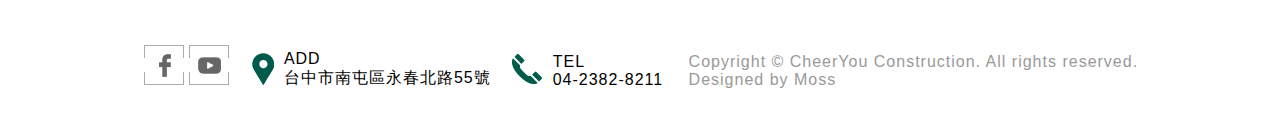
<file: about.html>
<!DOCTYPE html>
<html lang="en">
  <head>
    <meta http-equiv="Content-Type" name="viewport" content="width=device-width, initial-scale=1.0, maximum-scale=3.0, user-scalable=1" charset="UTF-8">
    <title>啟宇營造</title>
    <!-- css-->
    <link rel="stylesheet" href="./assets/css/reset.css">
    <link rel="stylesheet" href="./assets/scripts/fancybox/jquery.fancybox.min.css">
    <link rel="stylesheet" href="./assets/css/layout.css">
    <!-- javascript-->
    <script src="./assets/scripts/jquery/jquery-3.3.1.min.js"></script>
    <script src="./assets/scripts/jquery/jquery-migrate-3.0.0.min.js"></script>
    <script src="./assets/scripts/fancybox/jquery.fancybox.min.js"></script>
    <script src="./assets/scripts/custom.js"></script>
  </head>
  <body>
    <header id="header"><a class="logo" href="index.html" title="啟宇營造"><img src="./assets/images/logo-cheeryou.png" alt=""></a><a class="btn-hamburger">
        <div class="menu--effect">
          <div class="menu__icon">
            <div class="menu__line menu__line--1"></div>
            <div class="menu__line menu__line--2"></div>
            <div class="menu__line menu__line--3"></div>
            <div class="menu__line menu__line--4"></div>
            <div class="menu__line menu__line--5"></div>
          </div>
        </div></a></header>
    <nav id="menu">
      <ul class="clearfix">
        <li><a href="idea.html">經營理念</a></li>
        <li><a href="about.html">公司簡介</a><a href="about.html#1">公司沿革</a><a href="about.html#2">經營團隊</a><a href="about.html#3">永續經營</a></li>
        <li><a href="quality.html">工程管理</a><a href="quality.html#1">工程整合</a><a href="quality.html#2">工地後勤</a><a href="quality.html#3">品質管理</a><a href="quality.html#4">管理會議</a></li>
        <li><a href="advanced.html">先進流程</a><a href="advanced.html#1">財會系統</a><a href="advanced.html#2">資訊網站</a></li>
        <li><a href="classic.html">榮耀實績</a></li>
        <li><a href="news.html">最新消息</a></li>
        <li><a href="service.html">聯絡我們</a><a href="service.html#1">經營團隊</a><a href="service.html#2">永續經營</a></li>
      </ul>
    </nav>
    <div id="about">
      <div id="banner"><img src="./assets/images/banner/about.jpg" alt=""></div>
      <div id="main">
        <div id="subMenu">
          <h2>公司簡介</h2>
          <nav><a class="active">公司沿革</a><a>經營團隊</a><a>永續經營</a></nav>
        </div>
        <div id="slidePage">
          <section>
            <div class="history">
              <h2 class="title-unit"><span>COMPANY HISTORY</span><span>公司沿革</span></h2>
              <h3 class="title-slogan">一步一腳印，朝著夢想向前進</h3>
              <div class="txt-center">想把房子蓋好的心，無比堅定；<br>想要立築大地的意志，執著熱情！<br>啟宇的成長，來自大地的恩賜，來自業主的信賴，也來自同仁們盡其所能的用心！<br>未來的啟宇，仍將堅定步伐，走向永續經營的道路！</div>
              <ul class="list">
                <li>
                  <time>106.12</time>
                  <p> <span>第七次增資：增資為新台幣貳億元整</span></p>
                </li>
                <li>
                  <time>106.03</time>
                  <p> <span>第六次增資：增資為新台幣壹億伍仟萬元整</span></p>
                </li>
                <li>
                  <time>101.05</time>
                  <p> <span>第五次增資：增資為新台幣壹億元整</span></p>
                </li>
                <li>
                  <time>100.08</time>
                  <p> <span>第四次增資：增資為新台幣伍仟萬元整</span></p>
                </li>
                <li>
                  <time>99.03</time>
                  <p> <span>第三次增資：增資為新台幣參仟貳百伍拾萬元整</span></p>
                </li>
                <li>
                  <time>98.01</time>
                  <p> <span>成立創健建設：資本額為新台幣捌仟萬元整</span></p>
                </li>
                <li>
                  <time>97.10</time>
                  <p> <span>晉陞為甲級營造廠<br>營造業登記證號-綜甲M字第A09520-000號</span></p>
                </li>
                <li>
                  <time>97.08</time>
                  <p> <span>第二次增資：增資為新台幣貳仟貳佰伍拾萬元整<br>並辦理晉陞為甲級營造廠</span></p>
                </li>
                <li>
                  <time>95.96.97</time>
                  <p> <span>連續三年營造評鑑第一級<br>(圖：95~97年營造業評鑑證書)</span></p>
                </li>
                <li>
                  <time>92.01</time>
                  <p> <span>晉陞為乙級營造廠<br>第一次增資：增資為新台幣壹仟伍佰萬元整</span></p>
                </li>
                <li>
                  <time>88.11</time>
                  <p> <span>正式成立為丙級營造廠<br>資本額：新台幣參佰萬元整以承攬各項土木建築</span></p>
                </li>
              </ul>
            </div>
            <div class="group">
              <h2 class="title-unit"><span>CHEER YOU GROUP</span><span>啟宇集團</span></h2>
              <ul class="list">
                <li><img src="./assets/images/about/group-1.jpg"><span>啟宇營造工程股份有限公司<br>Cheer You Construction Co.,Ltd.</span></li>
                <li><img src="./assets/images/about/group-2.jpg"><span>創健建設股份有限公司<br>Chuang Jian Building Co.,Ltd.</span></li>
                <li><img src="./assets/images/about/group-3.jpg"><span>宇創開發有限公司<br>You Jian Development Co., Ltd.</span></li>
                <li><img src="./assets/images/about/group-4.jpg"><span>啟宇營造(泰國)股份有限公司<br>Cheer You Construction (Thailand) Co.,Ltd.</span></li>
              </ul>
            </div>
            <div class="certificate">
              <h2 class="title-unit"><span>CERTIFICATE OF<br>INCORPORATION</span><span>公司證照</span></h2>
              <div class="list">
                <ul>
                  <li><img src="./assets/images/about/certificate-1.jpg">
                    <div>
                      <h6>公司證照</h6><span>綜合營造登記證書</span>
                    </div>
                  </li>
                  <li><img src="./assets/images/about/certificate-2.jpg">
                    <div>
                      <h6>公司證照</h6><span>綜合營造登記證書</span>
                    </div>
                  </li>
                  <li><img src="./assets/images/about/certificate-3.jpg">
                    <div>
                      <h6>公司證照</h6><span>甲等會員證書</span>
                    </div>
                  </li>
                </ul>
                <ul>
                  <li><img src="./assets/images/about/certificate-4.jpg">
                    <div>
                      <h6>榮譽晉升</h6><span>97年甲級營造廠</span>
                    </div>
                  </li>
                  <li><img src="./assets/images/about/certificate-5.jpg">
                    <div>
                      <h6>榮譽晉升</h6><span>96年甲級營造廠</span>
                    </div>
                  </li>
                  <li><img src="./assets/images/about/certificate-6.jpg">
                    <div>
                      <h6>榮譽晉升</h6><span>95年甲級營造廠</span>
                    </div>
                  </li>
                </ul>
              </div>
              <p class="txt">營造評鑑連續三年第一級升等為甲級營造廠</p>
            </div>
          </section>
          <section>
            <div class="team">
              <h2 class="title-unit"><span>OPERATING TEAM</span><span>經營團隊</span></h2>
              <h3 class="title-slogan">尊重專業、協同合作、深厚信賴</h3>
              <div class="txt-center">從土地開發到建築規劃、從結構工程到設計美學，<br>啟宇在實踐中不斷尋找理念相合的夥伴，厚實團隊的專業與素養，<br>彼此相互扶持、學習成長！因為旗鼓相當的專業堅持與經驗價值，<br>所以有最好的默契，共同展現出最優勢的競爭力！</div>
              <ul class="list">
                <li><img class="pic" src="./assets/images/about/team-1.jpg">
                  <div class="txt">
                    <div class="name">
                      <h6>李 慕麟</h6>
                      <p>GENERAL MANAGER<br>總經理</p>
                    </div>
                    <table>
                      <tr>
                        <th>學　歷：</th>
                        <td>逢甲大學水利工程學系畢業</td>
                      </tr>
                      <tr>
                        <th>經　歷：</th>
                        <td>
                          <p>逢甲大學土木水利工程研究所研究助理</p>
                          <p>德寶營造/ 嘉南一景四棟22層集合住宅.中國國際商業銀行員林分行</p>
                          <p>北屯國家廣場22層集合住宅</p>
                          <p>省住都局/ 中投公路CT010標烏溪橋預力RC結構</p>
                        </td>
                      </tr>
                      <tr>
                        <th>證　照：</th>
                        <td>品管工程師.勞工安全衛生管理員</td>
                      </tr>
                    </table>
                  </div>
                </li>
                <li><img class="pic" src="./assets/images/about/team-2.jpg">
                  <div class="txt">
                    <div class="name">
                      <h6>黃 彬煌</h6>
                      <p>ENGINEERING TECHNICIAN<br>主任技師</p>
                    </div>
                    <table>
                      <tr>
                        <th>學　歷：</th>
                        <td>逢甲大學建築學系畢業</td>
                      </tr>
                      <tr>
                        <th>經　歷：</th>
                        <td>
                          <p>由鉅建設.聖家族.聖美村.八大家.合造興.明煌營造主任技師</p>
                          <p>宇興建設/ 上海國際華城.彰化健康里鄰.公園麗景.潮州和風鄉園</p>
                          <p>建研建設/ 荷風名廬.台鳳大炁四方設計大展.豐原成功金店</p>
                          <p>國唐建設/ 國唐綠園道.台灣國寶科技大樓.湖水岸藝術街</p>
                          <p>亞洲大學/ 教學大樓.宿舍大樓.動力中心.校園景觀</p>
                          <p>成中恆營造/ 高鐵台中車站.文心稅捐處大樓.中正公園停車場.彰濱</p>
                          <p>秀傳醫院.南投啟智教養院.逢甲大學體育館.國泰建設雅苑.台北萬</p>
                          <p>華運動中心.鼎泰三三行館.麻豆第一銀行.巨匠東海儷堡.逢甲大學</p>
                          <p>學思樓.逢甲文華創意中心.嘉義大同技術學院教學大樓.竹北佐多</p>
                          <p>稻子.元均枕草子.天心工業廠辦.南瀛天文館.銳豐四季花園</p>
                        </td>
                      </tr>
                      <tr>
                        <th>證　照：</th>
                        <td>建築師.室內裝修專業技術人員.施工安全評估人員.消防設備師</td>
                      </tr>
                    </table>
                  </div>
                </li>
                <li><img class="pic" src="./assets/images/about/team-3.jpg">
                  <div class="txt">
                    <div class="name">
                      <h6>王 嘉儀</h6>
                      <p>DIRECTOR<br>協理</p>
                    </div>
                    <table>
                      <tr>
                        <th>學　歷：</th>
                        <td>中原大學土木水利工程學系畢業</td>
                      </tr>
                      <tr>
                        <th>經　歷：</th>
                        <td>
                          <p>德寶營造/ 嘉南一景四棟22層集合住宅.嘉義聯統忠孝.聯統文化集</p>
                          <p>合住宅.台中市陸裝光華忠勤二十二棟眷村改建.彰化觀天下集合住宅</p>
                          <p>義峰營造/ 三采市政天地.三采市政新境.英才中華電信大樓</p>
                          <p>中鼎工程顧問/ 中二高C318標.C325A標高速公路新建工程</p>
                        </td>
                      </tr>
                      <tr>
                        <th>證　照：</th>
                        <td>勞工安全衛生管理員</td>
                      </tr>
                    </table>
                  </div>
                </li>
                <li><img class="pic" src="./assets/images/about/team-4.jpg">
                  <div class="txt">
                    <div class="name">
                      <h6>吳 智祥</h6>
                      <p>MANAGER<br>總經理</p>
                    </div>
                    <table>
                      <tr>
                        <th>學　歷：</th>
                        <td>屏東農業專科學校農業土木工程科畢業</td>
                      </tr>
                      <tr>
                        <th>經　歷：</th>
                        <td>
                          <p>德寶營造/ 省政府旅遊局辦公廳舍</p>
                          <p>省住都局/ 彰化市建國路高架橋.彰化天祥路2-4號道路</p>
                          <p>和美鎮信義.愛華道路.埔心鄉三號道路.埔鹽雨水下水道工程</p>
                          <p>花壇雨水下水道工程</p>
                          <p>健峰營造/ 濁水溪番仔寮堤岸工程</p>
                        </td>
                      </tr>
                      <tr>
                        <th>證　照：</th>
                        <td>品管工程師.工地主任</td>
                      </tr>
                    </table>
                  </div>
                </li>
                <li><img class="pic" src="./assets/images/about/team-5.jpg">
                  <div class="txt">
                    <div class="name">
                      <h6>陳 金泉</h6>
                      <p>MANAGER<br>總經理</p>
                    </div>
                    <table>
                      <tr>
                        <th>學　歷：</th>
                        <td>國立成功大學土木研究所</td>
                      </tr>
                      <tr>
                        <th>經　歷：</th>
                        <td>
                          <p>德寶營造/ 國泰世華銀行台南分行.長榮台糖觀光飯店.東方國</p>
                          <p>宅4棟集合住宅.嘉義聯統忠孝大樓集合住宅.台南機場跑道工程</p>
                        </td>
                      </tr>
                      <tr>
                        <th>證　照：</th>
                        <td>土木技師.品管工程師.工地主任.勞安安全衛生管理員.施工安全評估人員</td>
                      </tr>
                    </table>
                  </div>
                </li>
                <li><img class="pic" src="./assets/images/about/team-6.jpg">
                  <div class="txt">
                    <div class="name">
                      <h6>五十嵐 信夫</h6>
                      <p>DESIGN CONSULTANT<br>設計顧問</p>
                    </div>
                    <table>
                      <tr>
                        <th>學　歷：</th>
                        <td>1998 株式會社 一級建築士事務所 FOREST-SHIP</td>
                      </tr>
                      <tr>
                        <th>經　歷：</th>
                        <td>
                          <p>2003 高而潘建築師事務所(台灣)</p>
                          <p>廣興國小興建工程/ 遠東建築921校園重建特別獎(第三屆)入圍獎</p>
                          <p>青森縣大畑町中央保育所/ 日本建築學會 東北建築獎得獎</p>
                          <p>山梨縣甲府市社區營造/ 學會競圖比賽(日本建築學會)優秀獎</p>
                          <p>高屏溪生態親水公園規畫設計/ 建築園冶獎.技優臮福獎</p>
                          <p>高屏溪自行車道第三期工程/ 建築園冶獎 (第十四屆)</p>
                          <p>新北市直潭社區公共建設工程/ 第一屆新北市都市設計大賞 得獎</p>
                          <p>阿里山高山植物園管理棟/ 行政院農委會優良農建工程獎</p>
                          <p>日本不動產學會業績獎/ 阿里山国家森林遊樂區『天空の森林理想鄉』</p>
                          <p>沼平車站改建工程/ 第13屆公共工程金質獎.行政院農委會優良農</p>
                          <p>建工程獎.阿里山開發案日本不動產學會實績獎</p>
                          <p>竹崎鹿滿客家文化菸樓風貌再現工程/ 第二十屆2014年建築園冶獎</p>
                        </td>
                      </tr>
                      <tr>
                        <th>證　照：</th>
                        <td>
                          <p>台北市  迪化街景觀改善設計</p>
                          <p>高雄縣  高屏溪流域自行車道系統計畫</p>
                          <p>嘉義縣  阿里山國家森林遊樂區建築暨景觀整體規劃  </p>
                          <p>台中縣  谷關溫泉區街景人行步道建置工程</p>
                          <p>嘉義縣  沼平車站改建工程</p>
                        </td>
                      </tr>
                    </table>
                  </div>
                </li>
              </ul>
            </div>
            <div class="structure">
              <h2 class="title-unit"><span>ORGANIZATIONAL<br>STRUCTURE</span><span>組織架構</span></h2>
              <h3 class="title-slogan">員工是最重要的資產，組織是最關鍵的核心</h3>
              <div class="txt-center">啟宇深信人力資源是企業永續經營的原動力，<br>擁有優良素質與健康體能的員工，公司才有活力與競爭力。<br>啟宇擁有完整的教育課程，讓新人透過放樣測量、施工估算、安全衛生、工地施工標準、甚至自行車運動技巧等訓練，<br>不只讓公司的人力素質再提升，更維繫起緊密的企業向心力，保持公司的專業競爭優勢。</div><img src="./assets/images/about/structure.png">
            </div>
            <div class="professional">
              <h2 class="title-unit"><span>PROFESSIONAL</span><span>專業人才</span></h2>
              <h3 class="title-slogan">集結有理想的建築人，實現有夢想的精工藝</h3>
              <div class="txt-center">啟宇營造目前員工人數70人，其中九成以上擁有大專以上學歷，<br>80%為工程師人員，專業證照總計五十張，是工程品質的最佳保證。</div><img src="./assets/images/about/professional-1.png" alt=""><img src="./assets/images/about/professional-2.png" alt="">
            </div>
          </section>
          <section>
            <div class="sustainable">
              <h2 class="title-unit"><span>SUSTAINABLE<br>OPERATION</span><span>永續經營</span></h2>
              <h3 class="title-slogan">企業總部：讓服務更永續</h3>
              <div class="txt-center">啟宇營造與創健建設企業總部，預計將於2015年正式啟用！<br>新的企業總部，擁有更多功能的會議空間，作為與業主、客戶、溝通的場所；<br>也為員工保留更大的生活、交誼的場地，期能更緊密凝聚團隊向心力，促成內部間研發、設計的互動，提供更永續而穩定的經營管理和後勤支援。<br>「有家，心頭定」！這座屬於啟宇營造的「家」，也將是全體夥伴們齊心創造永續服務的全新起點，誠摯歡迎　您的蒞臨指教！</div>
              <div class="pic"><img src="./assets/images/about/sustainable.jpg" alt="">
                <p>啟宇總部辦公大樓 (台中)</p>
              </div>
            </div>
            <div class="green">
              <h2 class="title-unit"><span>GREEN<br>INHERITANCE</span><span>綠色資產</span></h2>
              <h3 class="title-slogan">樹木銀行：把景觀作到最好</h3>
              <div class="txt-center">愛樹、愛自然的啟宇營造，為了讓每座建築都有最美的造景，在每一場建案進行之際，<br>都將適宜的落羽松、楓香、樟樹、大型桂花、大七里香等之樹苗與樹種，預先移植至特別購置、悉心涵養的千坪土地，<br>使每件個案趨近完工時，可以在最短時間內移植，完成景觀造境作業。<br>啟宇相信，樹是人最好的朋友，跟人一樣需要被照顧、被栽培，我們願意用心，為樹、為人、為地球，貢獻一己之力。</div><img class="banner" src="./assets/images/about/green-1.jpg" alt=""><img src="./assets/images/about/green-2.jpg" alt="">
            </div>
          </section>
        </div>
      </div>
    </div>
    <footer id="footer">
      <ul class="sitemap">
        <li><a href="idea.html">經營理念</a></li>
        <li><a href="about.html">公司簡介</a><a href="about.html#1">公司沿革</a><a href="about.html#2">經營團隊</a><a href="about.html#3">永續經營</a></li>
        <li><a href="quality.html">工程管理</a><a href="quality.html#1">工程整合</a><a href="quality.html#2">工地後勤</a><a href="quality.html#3">品質管理</a><a href="quality.html#4">管理會議</a></li>
        <li><a href="advanced.html">先進流程</a><a href="advanced.html#1">財會系統</a><a href="advanced.html#2">資訊網站</a></li>
        <li><a href="classic.html">榮耀實績</a></li>
        <li><a href="news.html">最新消息</a></li>
        <li><a href="service.html">聯絡我們</a><a href="service.html#1">經營團隊</a><a href="service.html#2">永續經營</a></li>
      </ul>
      <div class="siteinfo"><a class="btn-fb bdbox" href="https://www.facebook.com/CheeryouCycling/" title="facebook" target="_blank"></a><a class="btn-youtube bdbox" href="https://www.youtube.com/channel/UCupK2lA4sW1DtPeCX781e1A?view_as=subscriber" title="youtube" target="_blank"></a><a class="btn-map" href="https://goo.gl/maps/9KRhZDbEeos" target="_blank"><i class="icon-map"></i><span data-title="ADD">台中市南屯區永春北路55號</span></a><a class="btn-tel" href="tel:04-2382-8211"><i class="icon-tel"></i><span data-title="TEL">04-2382-8211</span></a>
        <p class="copyright">Copyright © CheerYou Construction. All rights reserved.<br><a href="http://www.mo-ss.com/" target="_blank">Designed by Moss</a></p>
      </div>
    </footer>
    <div id="loading">
      <div class="loader"><img src="./assets/images/loader.gif">loading</div>
    </div>
  </body>
</html>
<link rel="stylesheet" href="./assets/css/about.css">
</file>
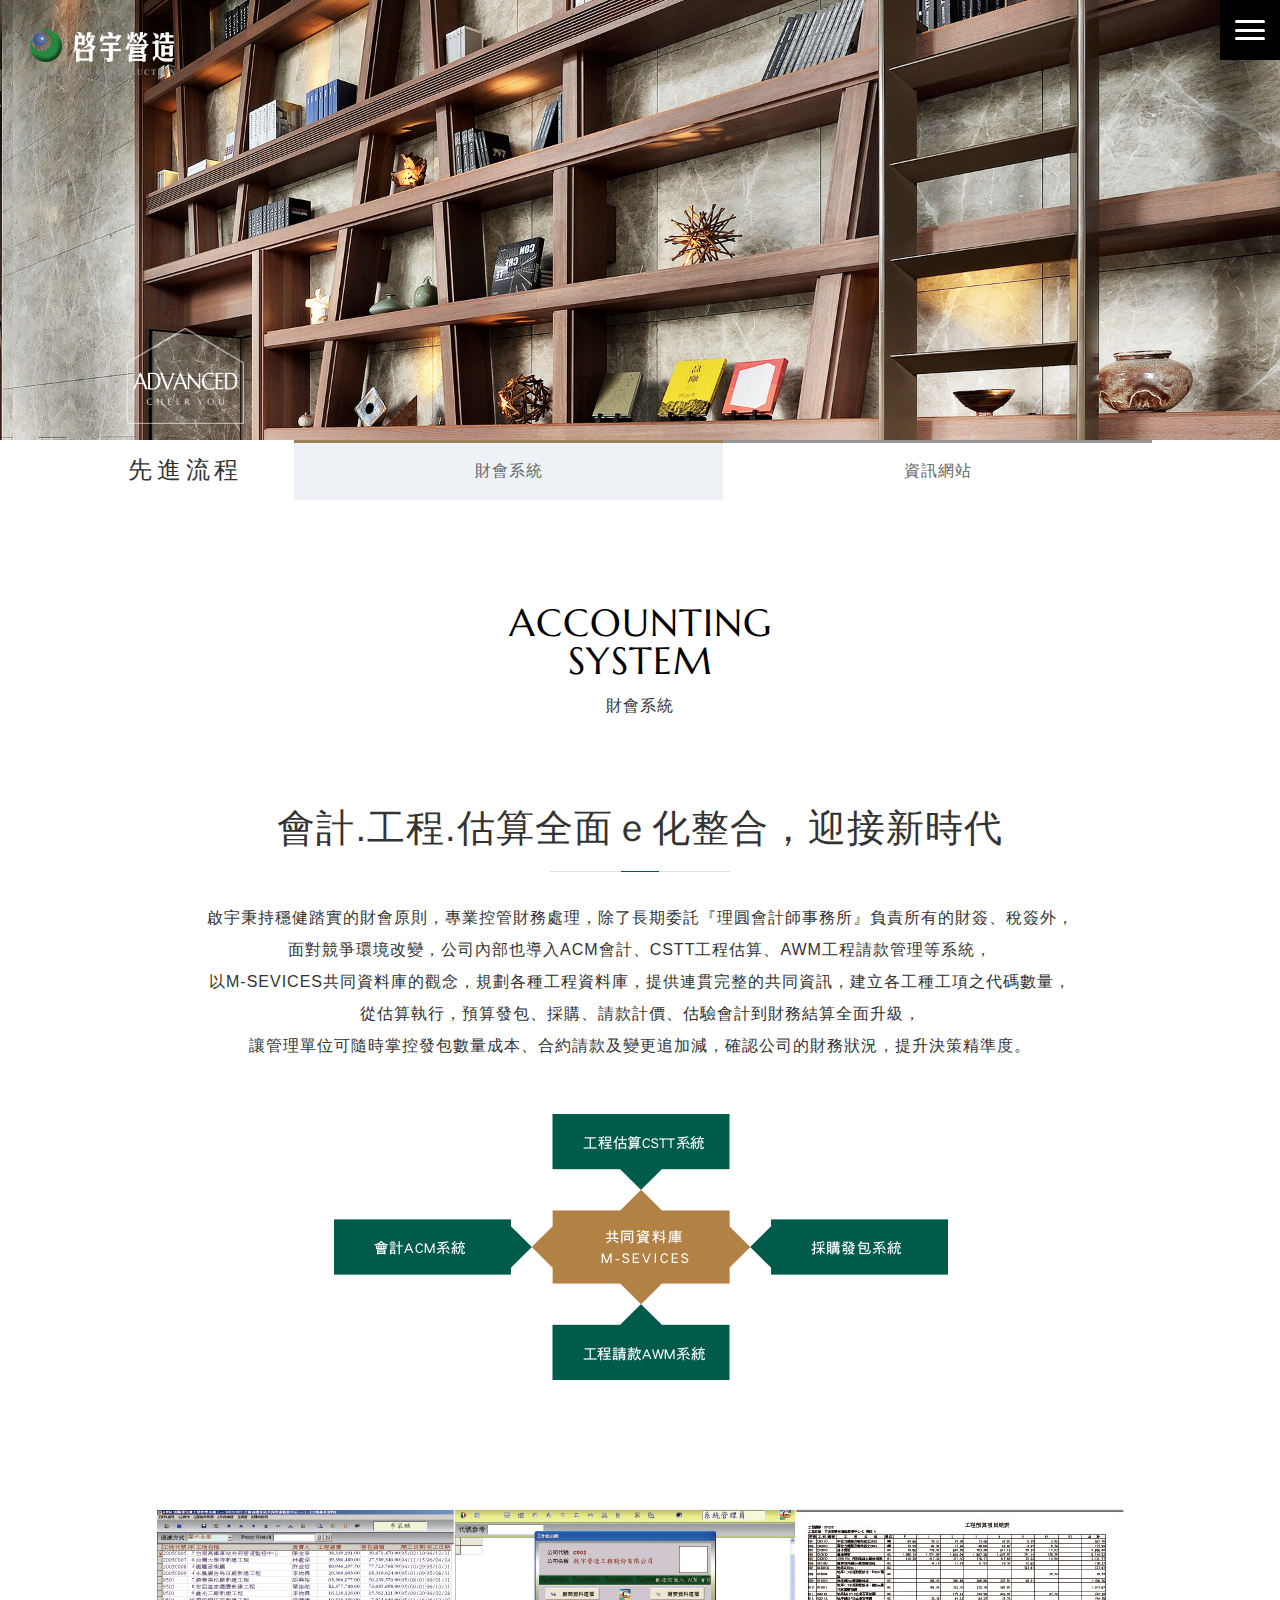
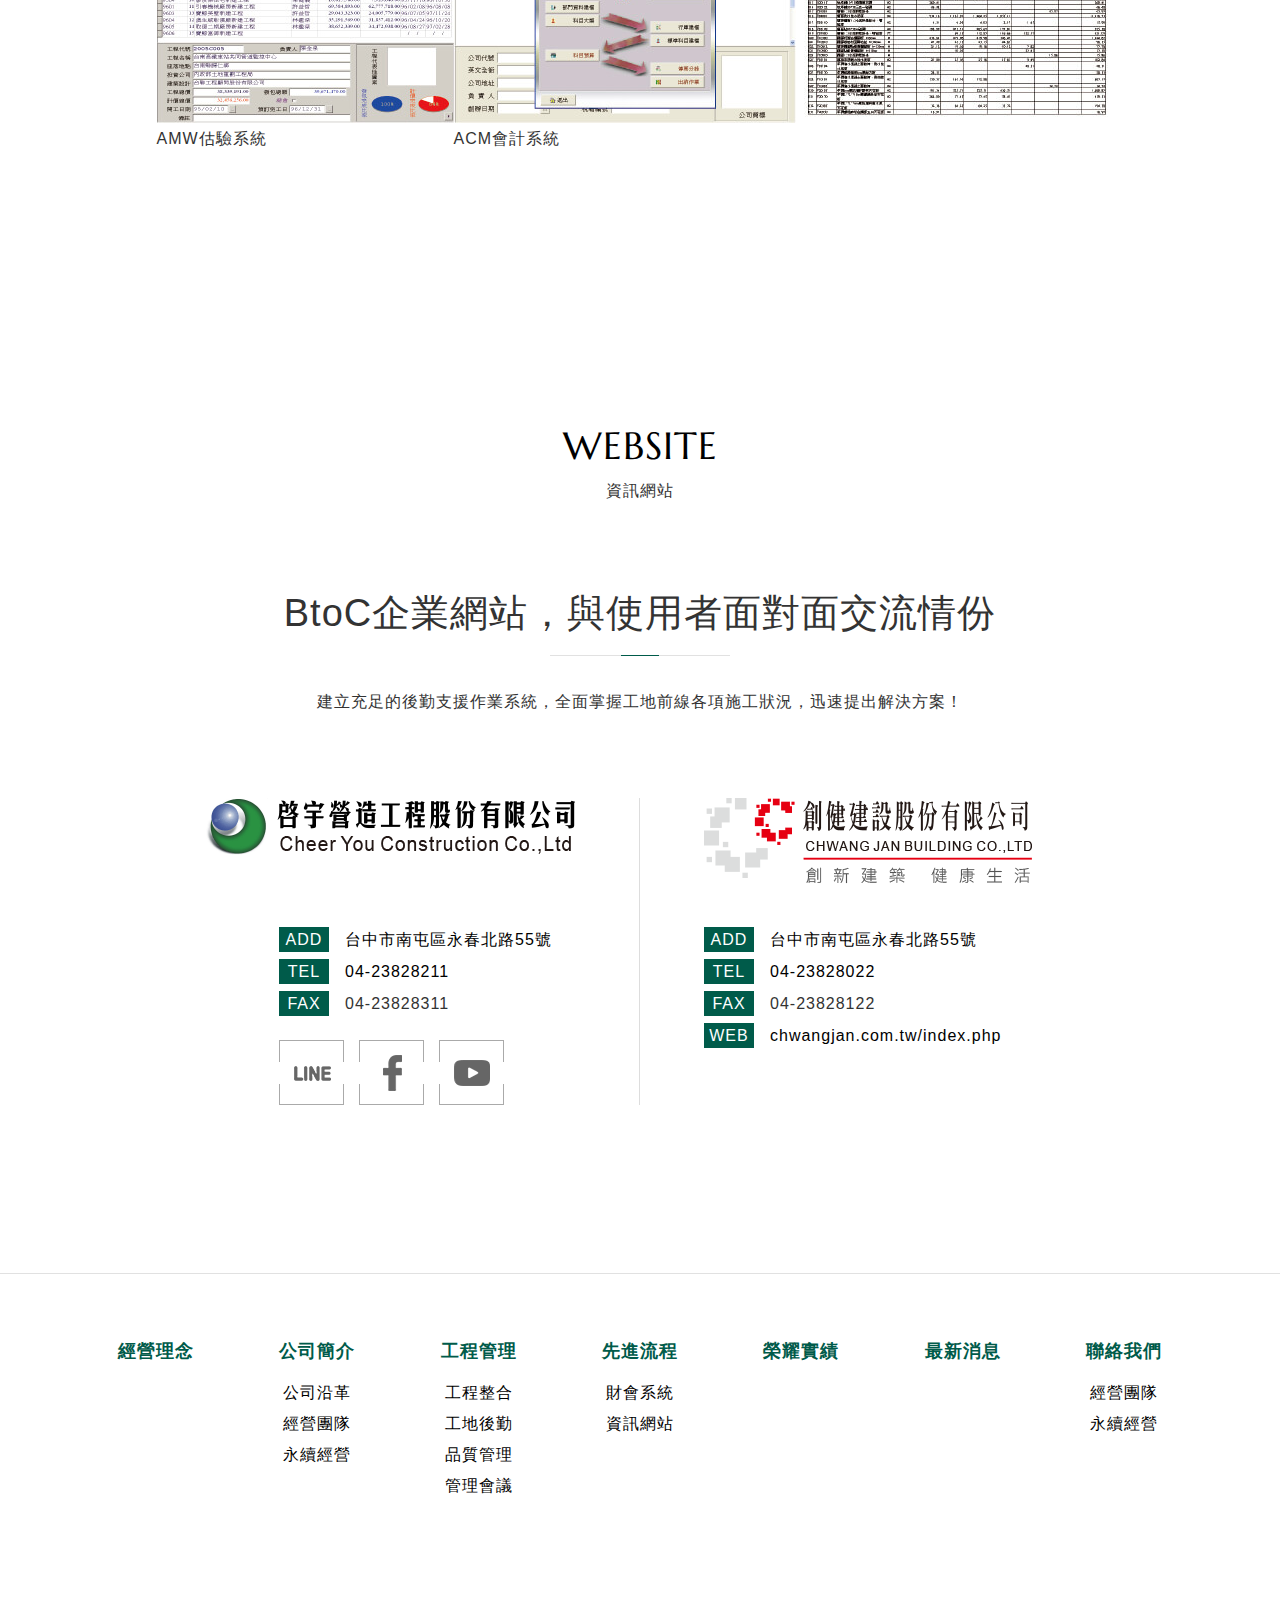
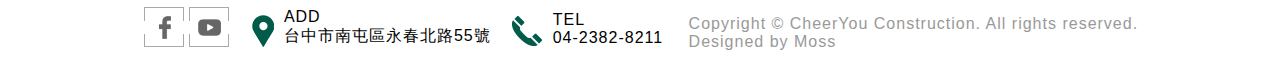
<file: advanced.html>
<html lang="en">
  <head>
    <meta http-equiv="Content-Type" name="viewport" content="width=device-width, initial-scale=1.0, maximum-scale=3.0, user-scalable=1" charset="UTF-8"/>
    <title>啟宇營造</title>
    <!-- css-->
    <link rel="stylesheet" href="./assets/css/reset.css"/>
    <link rel="stylesheet" href="./assets/scripts/fancybox/jquery.fancybox.min.css"/>
    <link rel="stylesheet" href="./assets/css/layout.css"/>
    <!-- javascript-->
    <script src="./assets/scripts/jquery/jquery-3.3.1.min.js"></script>
    <script src="./assets/scripts/jquery/jquery-migrate-3.0.0.min.js"></script>
    <script src="./assets/scripts/fancybox/jquery.fancybox.min.js"></script>
    <script src="./assets/scripts/custom.js"></script>
  </head>
  <body>
    <header id="header"><a class="logo" href="index.html" title="啟宇營造"><img src="./assets/images/logo-cheeryou.png" alt=""/></a><a class="btn-hamburger">
        <div class="menu--effect">
          <div class="menu__icon">
            <div class="menu__line menu__line--1"></div>
            <div class="menu__line menu__line--2"></div>
            <div class="menu__line menu__line--3"></div>
            <div class="menu__line menu__line--4"></div>
            <div class="menu__line menu__line--5"></div>
          </div>
        </div></a></header>
    <nav id="menu">
      <ul class="clearfix">
        <li><a href="idea.html">經營理念</a></li>
        <li><a href="about.html">公司簡介</a><a href="about.html#1">公司沿革</a><a href="about.html#2">經營團隊</a><a href="about.html#3">永續經營</a></li>
        <li><a href="quality.html">工程管理</a><a href="quality.html#1">工程整合</a><a href="quality.html#2">工地後勤</a><a href="quality.html#3">品質管理</a><a href="quality.html#4">管理會議</a></li>
        <li><a href="advanced.html">先進流程</a><a href="advanced.html#1">財會系統</a><a href="advanced.html#2">資訊網站</a></li>
        <li><a href="classic.html">榮耀實績</a></li>
        <li><a href="news.html">最新消息</a></li>
        <li><a href="service.html">聯絡我們</a><a href="service.html#1">經營團隊</a><a href="service.html#2">永續經營</a></li>
      </ul>
    </nav>
    <div id="advanced">
      <div id="banner"><img src="./assets/images/banner/advanced.jpg" alt=""/></div>
      <div id="main">
        <div id="subMenu">
          <h2>先進流程</h2>
          <nav><a class="active">財會系統</a><a>資訊網站</a></nav>
        </div>
        <div id="slidePage">
          <section>
            <div class="accounting">
              <h2 class="title-unit"><span>ACCOUNTING<br>SYSTEM</span><span>財會系統</span></h2>
              <h3 class="title-slogan">會計.工程.估算全面ｅ化整合，迎接新時代</h3>
              <div class="txt-center">啟宇秉持穩健踏實的財會原則，專業控管財務處理，除了長期委託『理圓會計師事務所』負責所有的財簽、稅簽外，<br>面對競爭環境改變，公司內部也導入ACM會計、CSTT工程估算、AWM工程請款管理等系統，<br>以M-SEVICES共同資料庫的觀念，規劃各種工程資料庫，提供連貫完整的共同資訊，建立各工種工項之代碼數量，<br>從估算執行，預算發包、採購、請款計價、估驗會計到財務結算全面升級，<br>讓管理單位可隨時掌控發包數量成本、合約請款及變更追加減，確認公司的財務狀況，提升決策精準度。</div><img class="sevices" src="./assets/images/advanced/accounting.png" alt=""/>
              <ul class="system">
                <li><img src="./assets/images/advanced/accounting-data-1.jpg" alt=""/>
                  <p>AMW估驗系統</p>
                </li>
                <li><img src="./assets/images/advanced/accounting-data-2.jpg" alt=""/>
                  <p>ACM會計系統</p>
                </li>
                <li><img src="./assets/images/advanced/accounting-data-3.jpg" alt=""/></li>
              </ul>
            </div>
          </section>
          <section>
            <div class="website">
              <h2 class="title-unit"><span>WEBSITE</span><span>資訊網站</span></h2>
              <h3 class="title-slogan">BtoC企業網站，與使用者面對面交流情份</h3>
              <div class="txt-center">建立充足的後勤支援作業系統，全面掌握工地前線各項施工狀況，迅速提出解決方案！</div>
              <ul class="halfBox">
                <li>
                  <section><img class="logo" src="./assets/images/advanced/cheeryou.png" alt=""/>
                    <div class="infoBox"><a data-title="ADD" href="https://goo.gl/maps/9KRhZDbEeos" target="_blank">台中市南屯區永春北路55號</a><a href="tel:04-23828211" data-title="TEL">04-23828211</a>
                      <p data-title="FAX">04-23828311</p>
                      <div class="socialMedia"><a class="btn-line bdbox" href=""></a><a class="btn-fb bdbox" href="https://www.facebook.com/CheeryouCycling/" target="_blank"></a><a class="btn-youtube bdbox" href="https://www.youtube.com/channel/UCupK2lA4sW1DtPeCX781e1A?view_as=subscriber" target="_blank"></a></div>
                    </div>
                  </section>
                </li>
                <li>
                  <section><img class="logo" src="./assets/images/advanced/chwangjan.png" alt=""/>
                    <div class="infoBox"><a data-title="ADD" href="https://goo.gl/maps/9KRhZDbEeos" target="_blank">台中市南屯區永春北路55號</a><a href="tel:04-23828211" data-title="TEL">04-23828022</a>
                      <p data-title="FAX">04-23828122</p><a href="https://chwangjan.com.tw/index.php" target="_blank" data-title="WEB">chwangjan.com.tw/index.php</a>
                    </div>
                  </section>
                </li>
              </ul>
            </div>
          </section>
        </div>
      </div>
    </div>
    <footer id="footer">
      <ul class="sitemap">
        <li><a href="idea.html">經營理念</a></li>
        <li><a href="about.html">公司簡介</a><a href="about.html#1">公司沿革</a><a href="about.html#2">經營團隊</a><a href="about.html#3">永續經營</a></li>
        <li><a href="quality.html">工程管理</a><a href="quality.html#1">工程整合</a><a href="quality.html#2">工地後勤</a><a href="quality.html#3">品質管理</a><a href="quality.html#4">管理會議</a></li>
        <li><a href="advanced.html">先進流程</a><a href="advanced.html#1">財會系統</a><a href="advanced.html#2">資訊網站</a></li>
        <li><a href="classic.html">榮耀實績</a></li>
        <li><a href="news.html">最新消息</a></li>
        <li><a href="service.html">聯絡我們</a><a href="service.html#1">經營團隊</a><a href="service.html#2">永續經營</a></li>
      </ul>
      <div class="siteinfo"><a class="btn-fb bdbox" href="https://www.facebook.com/CheeryouCycling/" title="facebook" target="_blank"></a><a class="btn-youtube bdbox" href="https://www.youtube.com/channel/UCupK2lA4sW1DtPeCX781e1A?view_as=subscriber" title="youtube" target="_blank"></a><a class="btn-map" href="https://goo.gl/maps/9KRhZDbEeos" target="_blank"><i class="icon-map"></i><span data-title="ADD">台中市南屯區永春北路55號</span></a><a class="btn-tel" href="tel:04-2382-8211"><i class="icon-tel"></i><span data-title="TEL">04-2382-8211</span></a>
        <p class="copyright">Copyright © CheerYou Construction. All rights reserved.<br/><a href="http://www.mo-ss.com/" target="_blank">Designed by Moss</a></p>
      </div>
    </footer>
    <div id="loading">
      <div class="loader"><img src="./assets/images/loader.gif"/>loading</div>
    </div>
  </body>
</html>
<link rel="stylesheet" href="./assets/css/advanced.css"/>
</file>
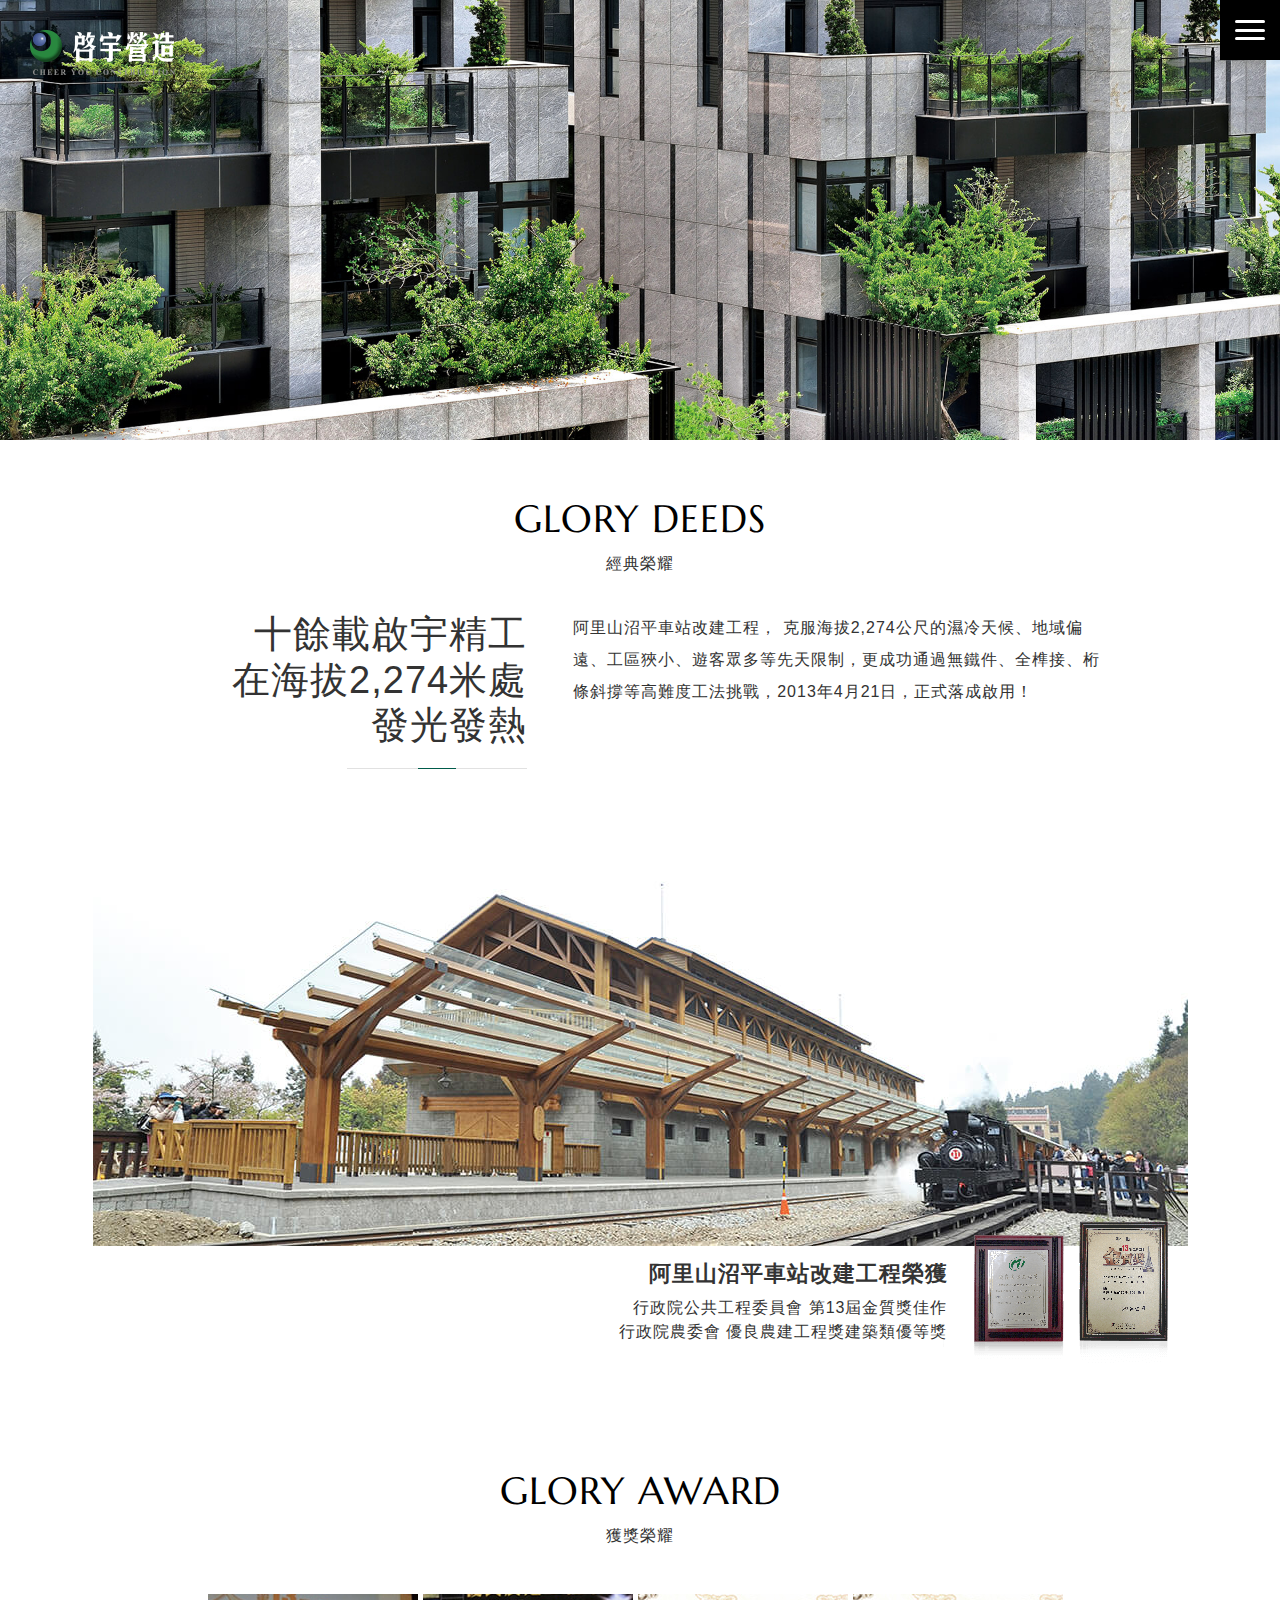
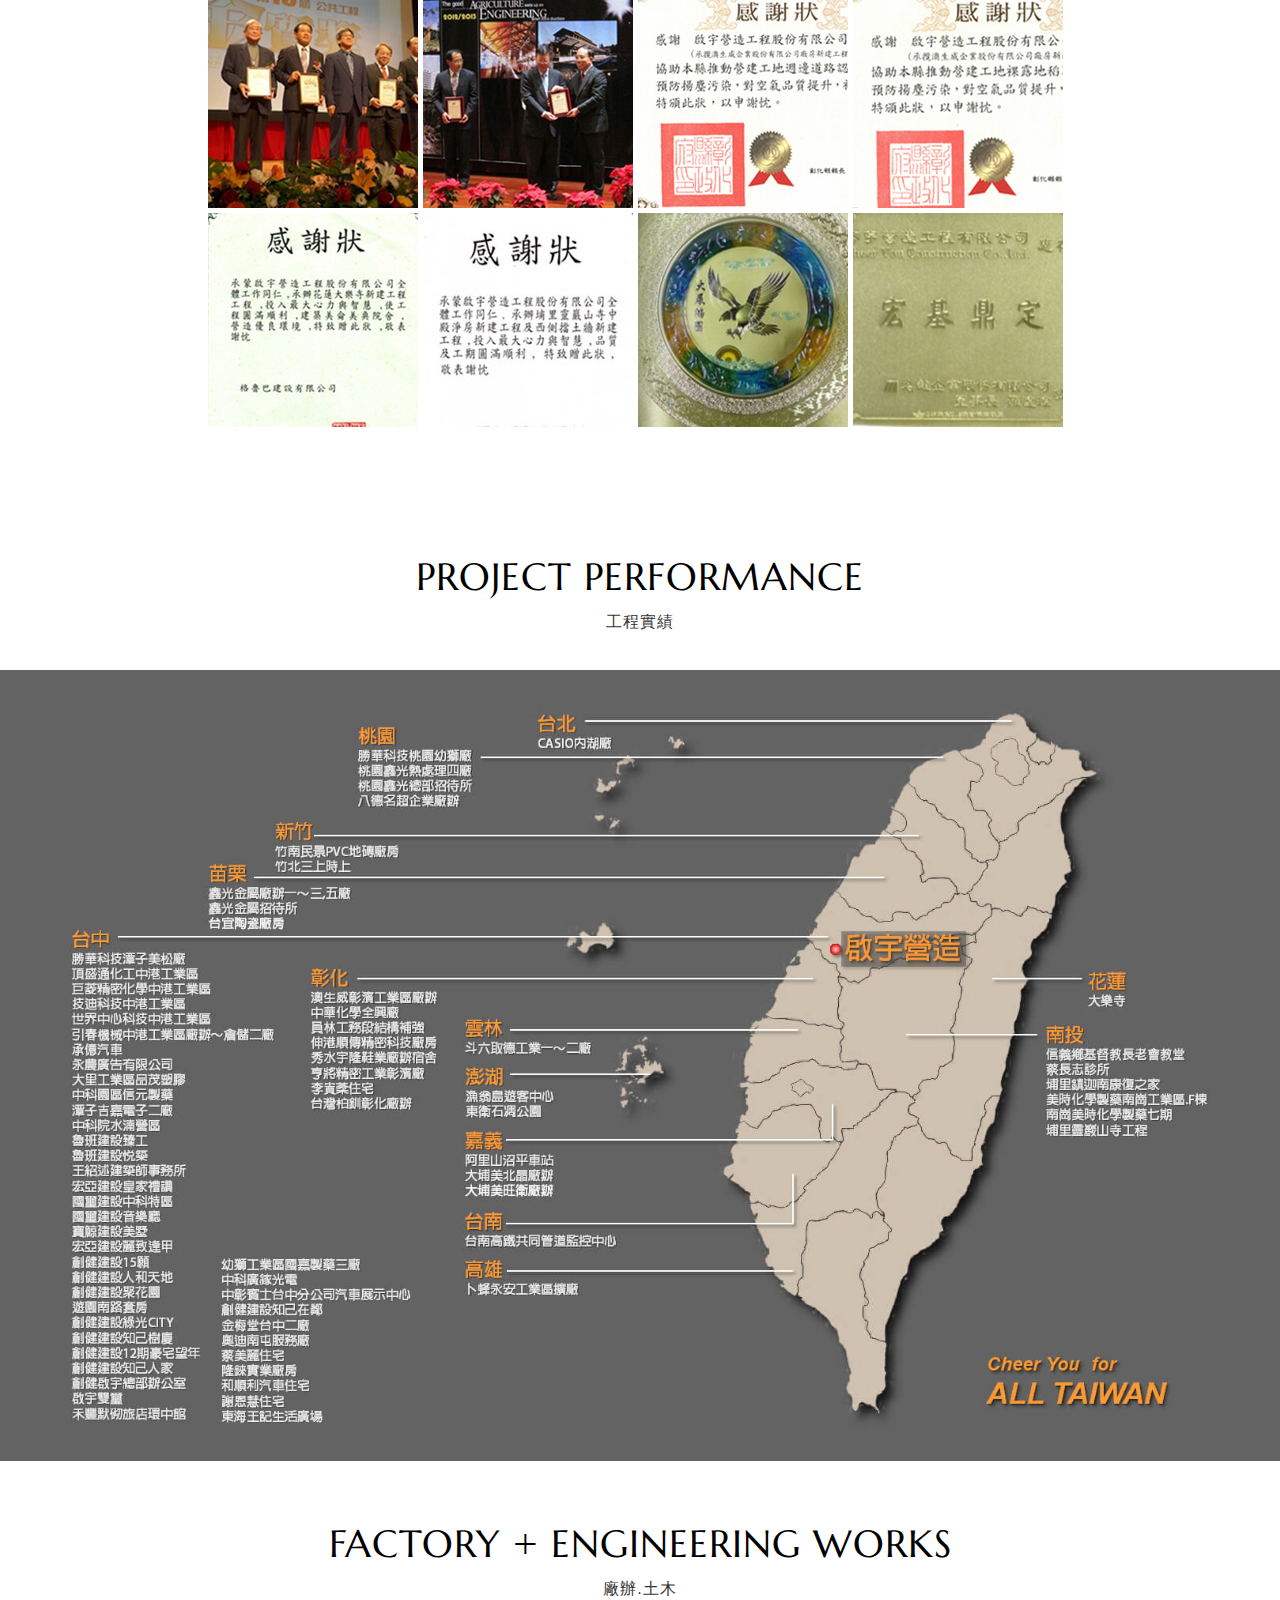
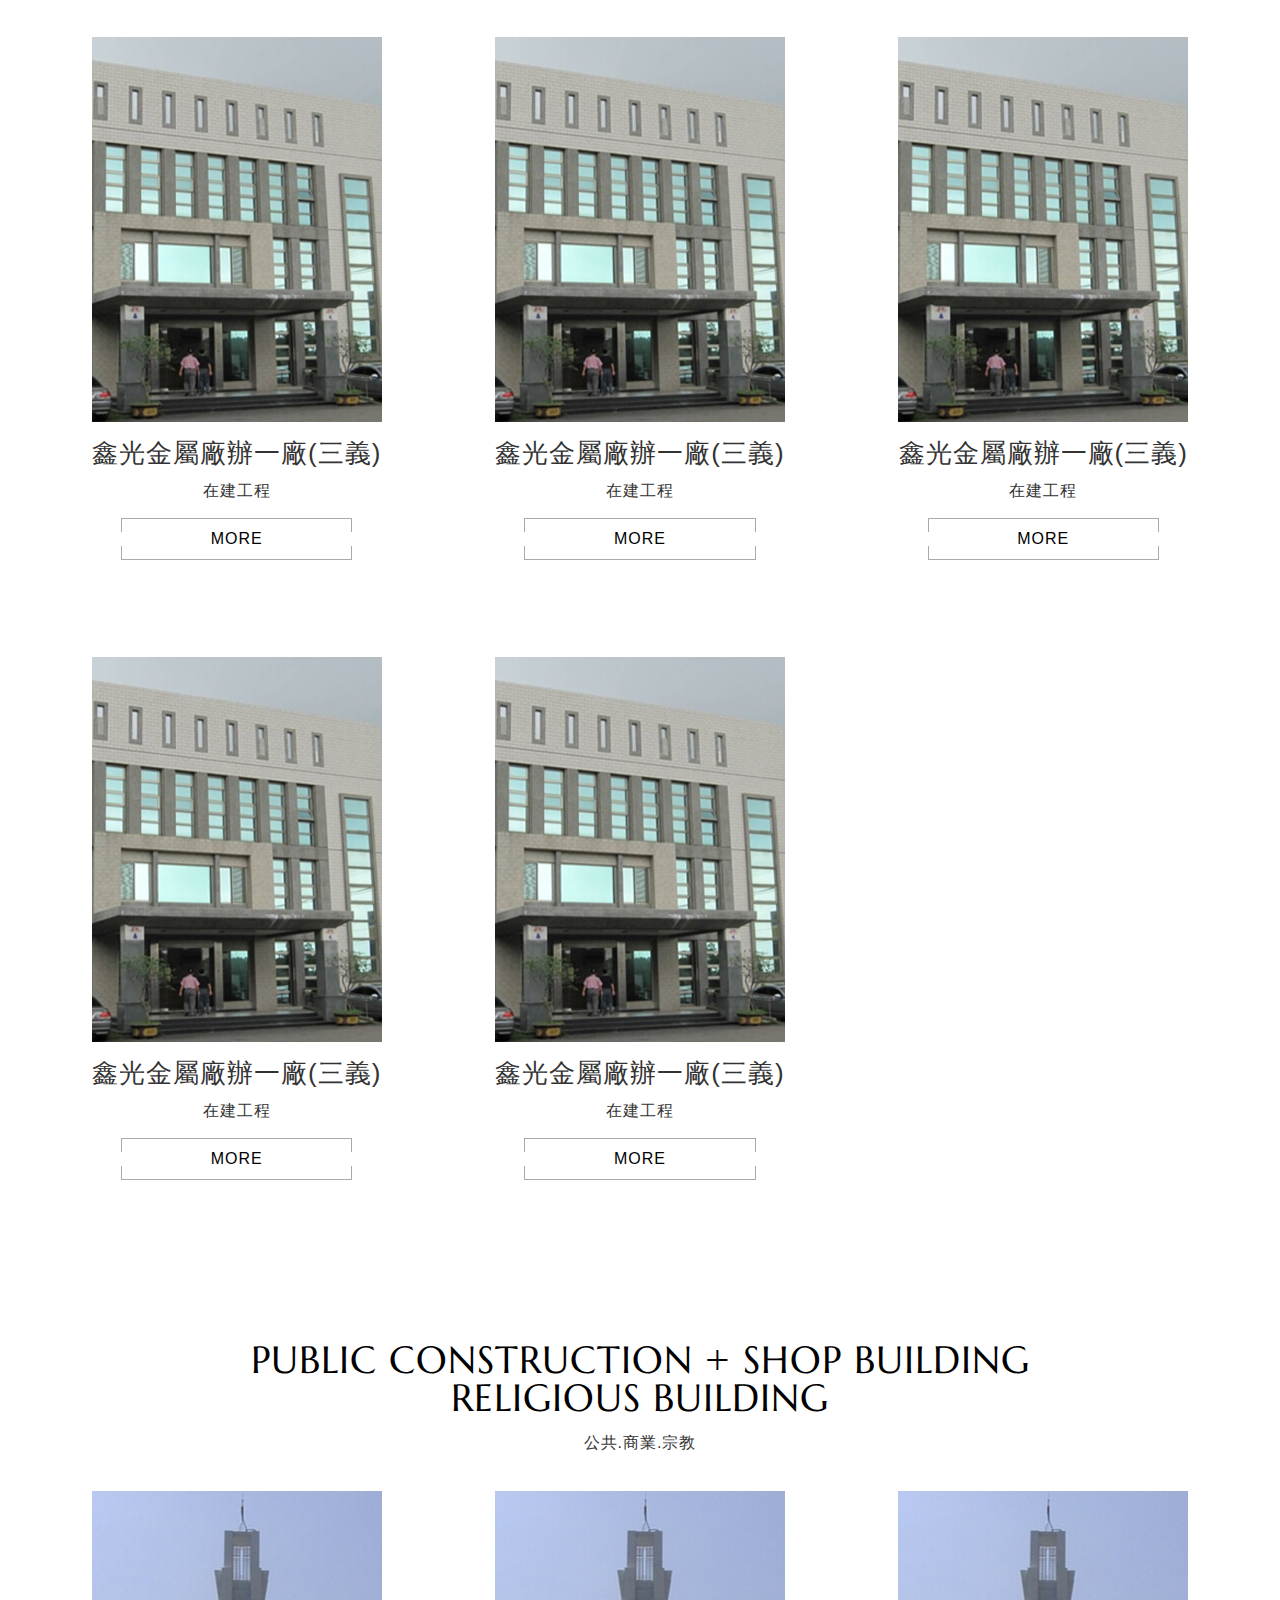
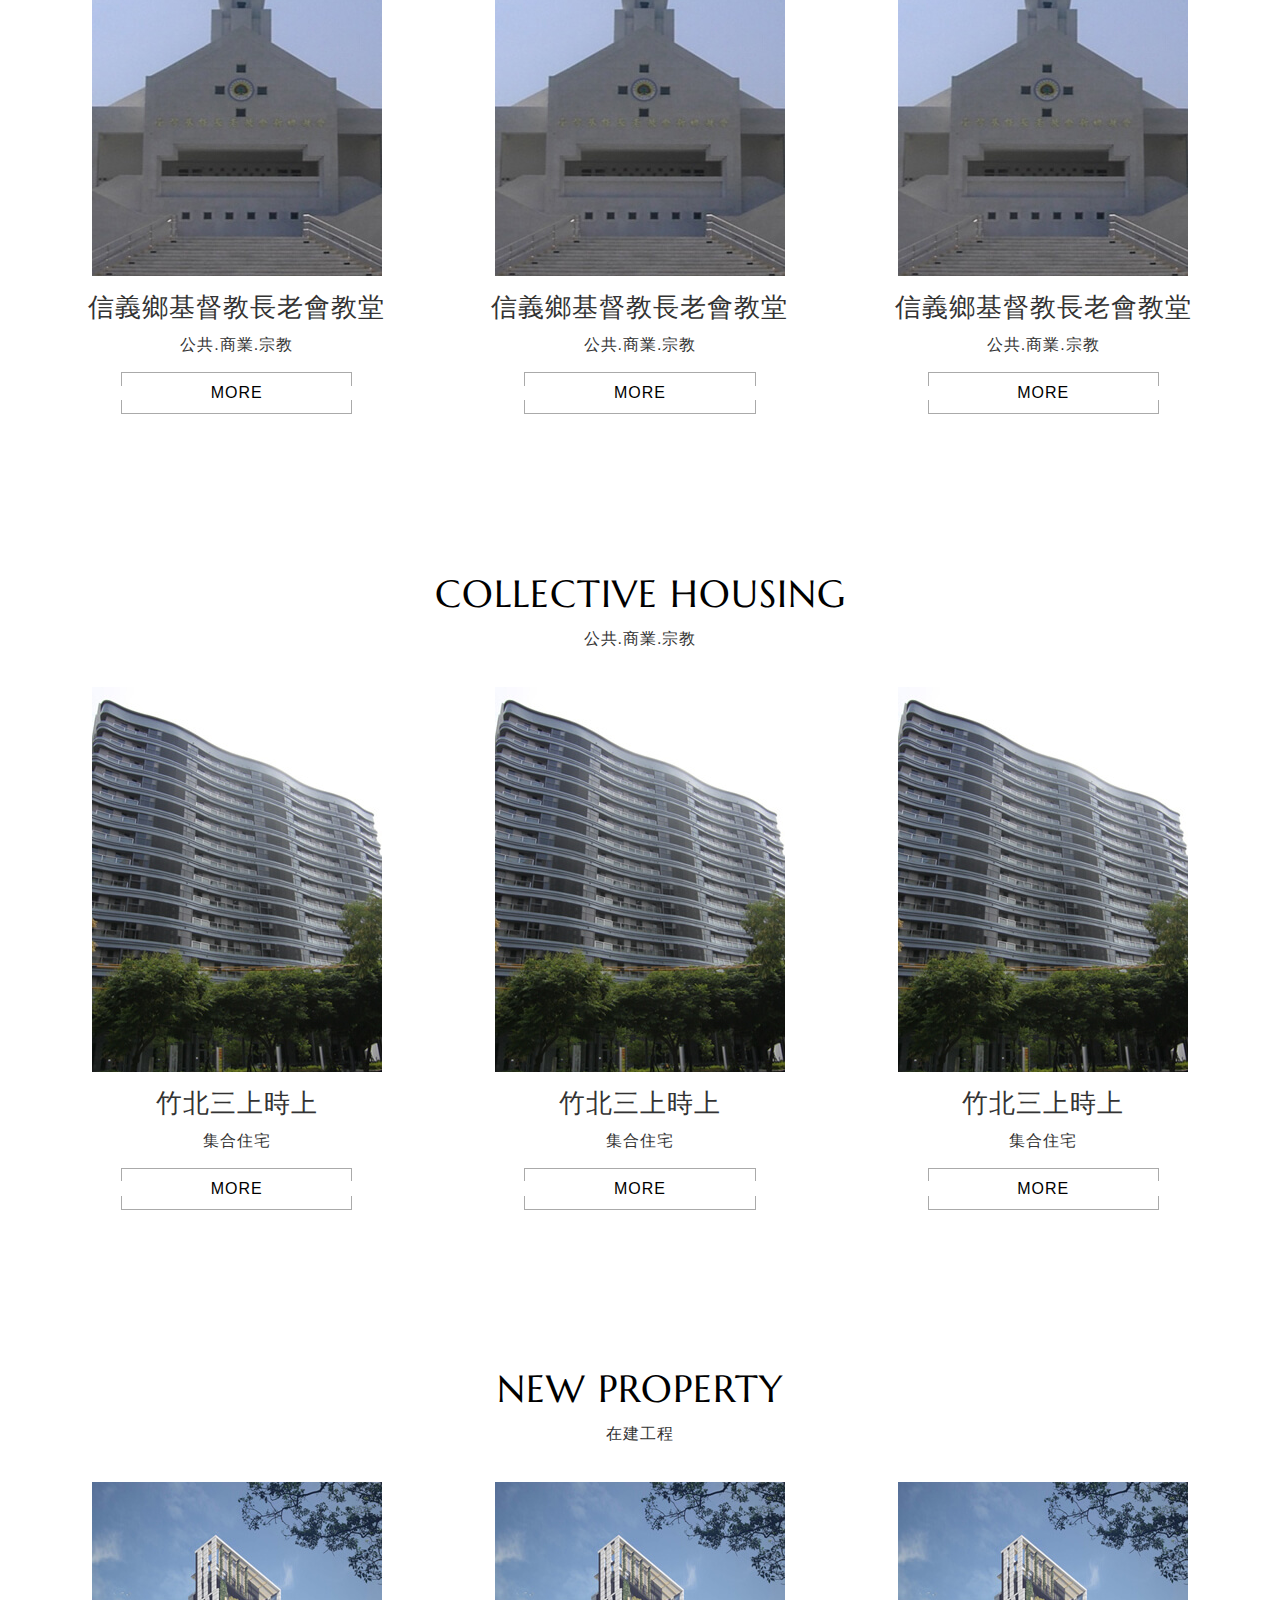
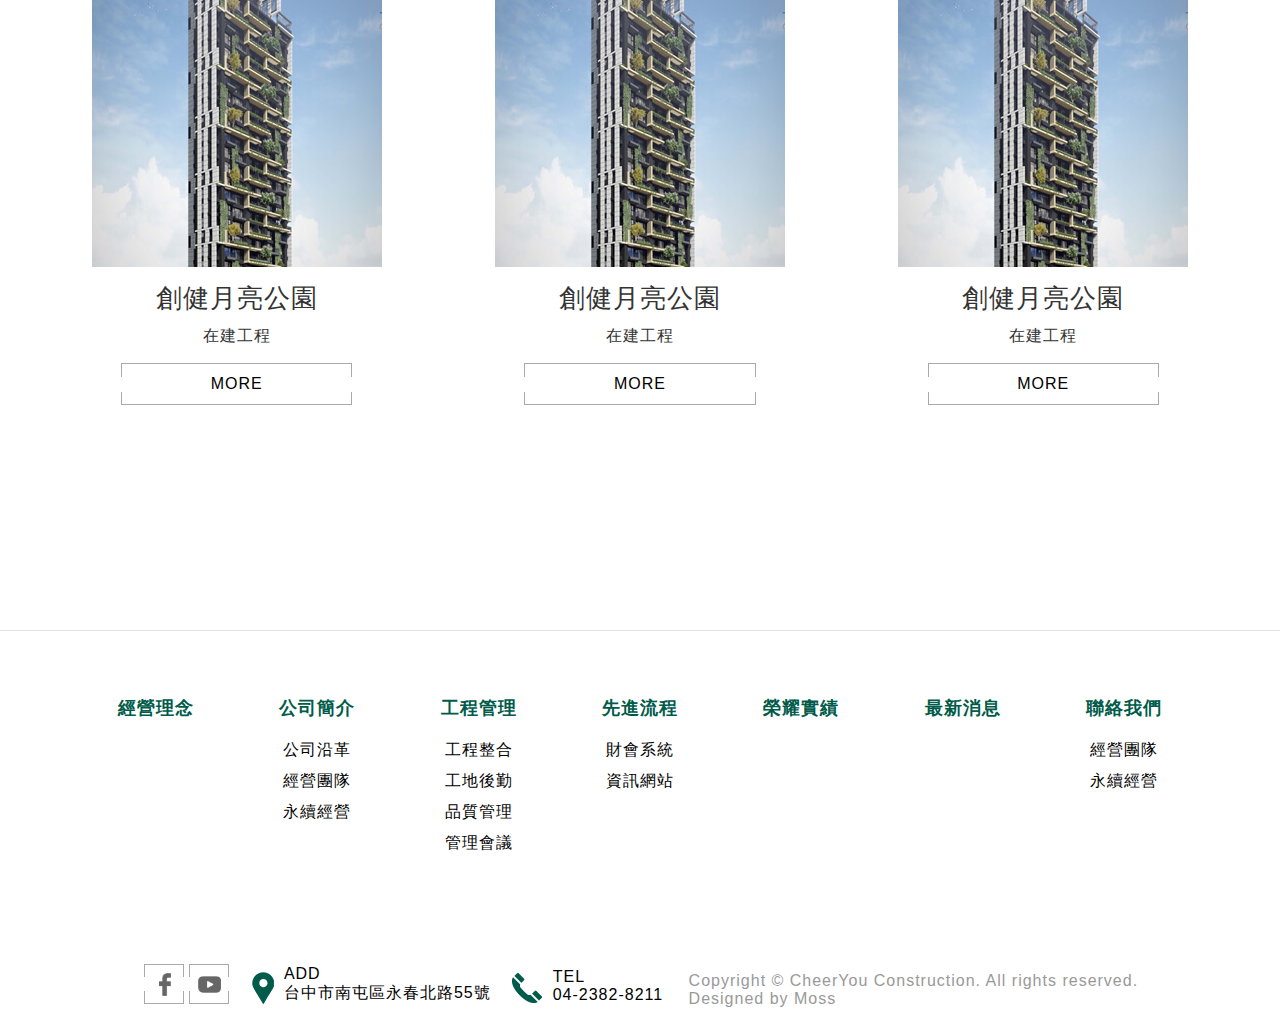
<file: classic.html>
<html lang="en">
  <head>
    <meta http-equiv="Content-Type" name="viewport" content="width=device-width, initial-scale=1.0, maximum-scale=3.0, user-scalable=1" charset="UTF-8"/>
    <title>啟宇營造</title>
    <!-- css-->
    <link rel="stylesheet" href="./assets/css/reset.css"/>
    <link rel="stylesheet" href="./assets/scripts/fancybox/jquery.fancybox.min.css"/>
    <link rel="stylesheet" href="./assets/css/layout.css"/>
    <!-- javascript-->
    <script src="./assets/scripts/jquery/jquery-3.3.1.min.js"></script>
    <script src="./assets/scripts/jquery/jquery-migrate-3.0.0.min.js"></script>
    <script src="./assets/scripts/fancybox/jquery.fancybox.min.js"></script>
    <script src="./assets/scripts/custom.js"></script>
  </head>
  <body>
    <header id="header"><a class="logo" href="index.html" title="啟宇營造"><img src="./assets/images/logo-cheeryou.png" alt=""/></a><a class="btn-hamburger">
        <div class="menu--effect">
          <div class="menu__icon">
            <div class="menu__line menu__line--1"></div>
            <div class="menu__line menu__line--2"></div>
            <div class="menu__line menu__line--3"></div>
            <div class="menu__line menu__line--4"></div>
            <div class="menu__line menu__line--5"></div>
          </div>
        </div></a></header>
    <nav id="menu">
      <ul class="clearfix">
        <li><a href="idea.html">經營理念</a></li>
        <li><a href="about.html">公司簡介</a><a href="about.html#1">公司沿革</a><a href="about.html#2">經營團隊</a><a href="about.html#3">永續經營</a></li>
        <li><a href="quality.html">工程管理</a><a href="quality.html#1">工程整合</a><a href="quality.html#2">工地後勤</a><a href="quality.html#3">品質管理</a><a href="quality.html#4">管理會議</a></li>
        <li><a href="advanced.html">先進流程</a><a href="advanced.html#1">財會系統</a><a href="advanced.html#2">資訊網站</a></li>
        <li><a href="classic.html">榮耀實績</a></li>
        <li><a href="news.html">最新消息</a></li>
        <li><a href="service.html">聯絡我們</a><a href="service.html#1">經營團隊</a><a href="service.html#2">永續經營</a></li>
      </ul>
    </nav>
    <div class="classic" id="classic">
      <div id="banner"><img src="./assets/images/banner/classic.jpg" alt=""/></div>
      <div id="main">
        <div class="deeds">
          <h2 class="title-unit"><span>GLORY DEEDS</span><span>經典榮耀</span></h2>
          <ul class="halfBox">
            <li>
              <section>
                <h3 class="title-slogan">十餘載啟宇精工在海拔2,274米處發光發熱</h3>
              </section>
            </li>
            <li>
              <section>阿里山沼平車站改建工程， 克服海拔2,274公尺的濕冷天候、地域偏遠、工區狹小、遊客眾多等先天限制，更成功通過無鐵件、全榫接、桁條斜撐等高難度工法挑戰，2013年4月21日，正式落成啟用！</section>
            </li>
          </ul>
          <div class="pic"><img class="pic" src="./assets/images/classic/deeds-1.jpg" alt=""/>
            <div class="txt">
              <h6>阿里山沼平車站改建工程榮獲</h6>
              <p>行政院公共工程委員會 第13屆金質獎佳作</p>
              <p>行政院農委會  優良農建工程獎建築類優等獎</p><img src="./assets/images/classic/deeds-2.png" alt=""/>
            </div>
          </div>
        </div>
        <div class="award">
          <h2 class="title-unit"><span>GLORY AWARD</span><span>獲獎榮耀</span></h2>
          <div class="list"><a href="" data-title="行政院公共工程委員會第13屆金質獎"><img src="./assets/images/classic/award-1.jpg" alt=""/></a><a href="" data-title="標題內容"><img src="./assets/images/classic/award-2.jpg" alt=""/></a><a href="" data-title="標題內容"><img src="./assets/images/classic/award-3.jpg" alt=""/></a><a href="" data-title="標題內容"><img src="./assets/images/classic/award-4.jpg" alt=""/></a><a href="" data-title="標題內容"><img src="./assets/images/classic/award-5.jpg" alt=""/></a><a href="" data-title="標題內容"><img src="./assets/images/classic/award-6.jpg" alt=""/></a><a href="" data-title="標題內容"><img src="./assets/images/classic/award-7.jpg" alt=""/></a><a href="" data-title="標題內容"><img src="./assets/images/classic/award-8.jpg" alt=""/></a></div>
        </div>
        <div class="performance">
          <h2 class="title-unit"><span>PROJECT PERFORMANCE</span><span>工程實績</span></h2>
          <div class="pic"><img src="./assets/images/classic/performance.jpg" alt=""/></div>
        </div>
        <div class="works">
          <h2 class="title-unit"><span>FACTORY + ENGINEERING WORKS</span><span>廠辦.土木</span></h2>
          <div class="list">
            <li><img src="./_temp/images/classic-1.jpg" alt=""/>
              <h6>鑫光金屬廠辦一廠(三義)</h6><span>在建工程</span><a class="bdbox" href="classic_content.html">MORE</a>
            </li>
            <li><img src="./_temp/images/classic-1.jpg" alt=""/>
              <h6>鑫光金屬廠辦一廠(三義)</h6><span>在建工程</span><a class="bdbox" href="classic_content.html">MORE</a>
            </li>
            <li><img src="./_temp/images/classic-1.jpg" alt=""/>
              <h6>鑫光金屬廠辦一廠(三義)</h6><span>在建工程</span><a class="bdbox" href="classic_content.html">MORE</a>
            </li>
            <li><img src="./_temp/images/classic-1.jpg" alt=""/>
              <h6>鑫光金屬廠辦一廠(三義)</h6><span>在建工程</span><a class="bdbox" href="classic_content.html">MORE</a>
            </li>
            <li><img src="./_temp/images/classic-1.jpg" alt=""/>
              <h6>鑫光金屬廠辦一廠(三義)</h6><span>在建工程</span><a class="bdbox" href="classic_content.html">MORE</a>
            </li>
          </div>
          <h2 class="title-unit"><span>PUBLIC CONSTRUCTION + SHOP BUILDING<br>RELIGIOUS BUILDING</span><span>公共.商業.宗教</span></h2>
          <div class="list">
            <li><img src="./_temp/images/classic-2.jpg" alt=""/>
              <h6>信義鄉基督教長老會教堂</h6><span>公共.商業.宗教 </span><a class="bdbox" href="classic_content.html">MORE</a>
            </li>
            <li><img src="./_temp/images/classic-2.jpg" alt=""/>
              <h6>信義鄉基督教長老會教堂</h6><span>公共.商業.宗教 </span><a class="bdbox" href="classic_content.html">MORE</a>
            </li>
            <li><img src="./_temp/images/classic-2.jpg" alt=""/>
              <h6>信義鄉基督教長老會教堂</h6><span>公共.商業.宗教 </span><a class="bdbox" href="classic_content.html">MORE</a>
            </li>
          </div>
          <h2 class="title-unit"><span>COLLECTIVE HOUSING</span><span>公共.商業.宗教 </span></h2>
          <div class="list">
            <li><img src="./_temp/images/classic-3.jpg" alt=""/>
              <h6>竹北三上時上</h6><span>集合住宅</span><a class="bdbox" href="classic_content.html">MORE</a>
            </li>
            <li><img src="./_temp/images/classic-3.jpg" alt=""/>
              <h6>竹北三上時上</h6><span>集合住宅</span><a class="bdbox" href="classic_content.html">MORE</a>
            </li>
            <li><img src="./_temp/images/classic-3.jpg" alt=""/>
              <h6>竹北三上時上</h6><span>集合住宅</span><a class="bdbox" href="classic_content.html">MORE</a>
            </li>
          </div>
          <h2 class="title-unit"><span>NEW PROPERTY</span><span>在建工程</span></h2>
          <div class="list">
            <li><img src="./_temp/images/classic-4.jpg" alt=""/>
              <h6>創健月亮公園</h6><span>在建工程</span><a class="bdbox" href="classic_content.html">MORE</a>
            </li>
            <li><img src="./_temp/images/classic-4.jpg" alt=""/>
              <h6>創健月亮公園</h6><span>在建工程</span><a class="bdbox" href="classic_content.html">MORE</a>
            </li>
            <li><img src="./_temp/images/classic-4.jpg" alt=""/>
              <h6>創健月亮公園</h6><span>在建工程</span><a class="bdbox" href="classic_content.html">MORE</a>
            </li>
          </div>
        </div>
      </div>
    </div>
    <footer id="footer">
      <ul class="sitemap">
        <li><a href="idea.html">經營理念</a></li>
        <li><a href="about.html">公司簡介</a><a href="about.html#1">公司沿革</a><a href="about.html#2">經營團隊</a><a href="about.html#3">永續經營</a></li>
        <li><a href="quality.html">工程管理</a><a href="quality.html#1">工程整合</a><a href="quality.html#2">工地後勤</a><a href="quality.html#3">品質管理</a><a href="quality.html#4">管理會議</a></li>
        <li><a href="advanced.html">先進流程</a><a href="advanced.html#1">財會系統</a><a href="advanced.html#2">資訊網站</a></li>
        <li><a href="classic.html">榮耀實績</a></li>
        <li><a href="news.html">最新消息</a></li>
        <li><a href="service.html">聯絡我們</a><a href="service.html#1">經營團隊</a><a href="service.html#2">永續經營</a></li>
      </ul>
      <div class="siteinfo"><a class="btn-fb bdbox" href="https://www.facebook.com/CheeryouCycling/" title="facebook" target="_blank"></a><a class="btn-youtube bdbox" href="https://www.youtube.com/channel/UCupK2lA4sW1DtPeCX781e1A?view_as=subscriber" title="youtube" target="_blank"></a><a class="btn-map" href="https://goo.gl/maps/9KRhZDbEeos" target="_blank"><i class="icon-map"></i><span data-title="ADD">台中市南屯區永春北路55號</span></a><a class="btn-tel" href="tel:04-2382-8211"><i class="icon-tel"></i><span data-title="TEL">04-2382-8211</span></a>
        <p class="copyright">Copyright © CheerYou Construction. All rights reserved.<br/><a href="http://www.mo-ss.com/" target="_blank">Designed by Moss</a></p>
      </div>
    </footer>
    <div id="loading">
      <div class="loader"><img src="./assets/images/loader.gif"/>loading</div>
    </div>
  </body>
</html>
<link rel="stylesheet" href="./assets/css/classic.css"/>
<script>
  $(function(){
    var classic = new fun_classic();
  });
</script>
</file>
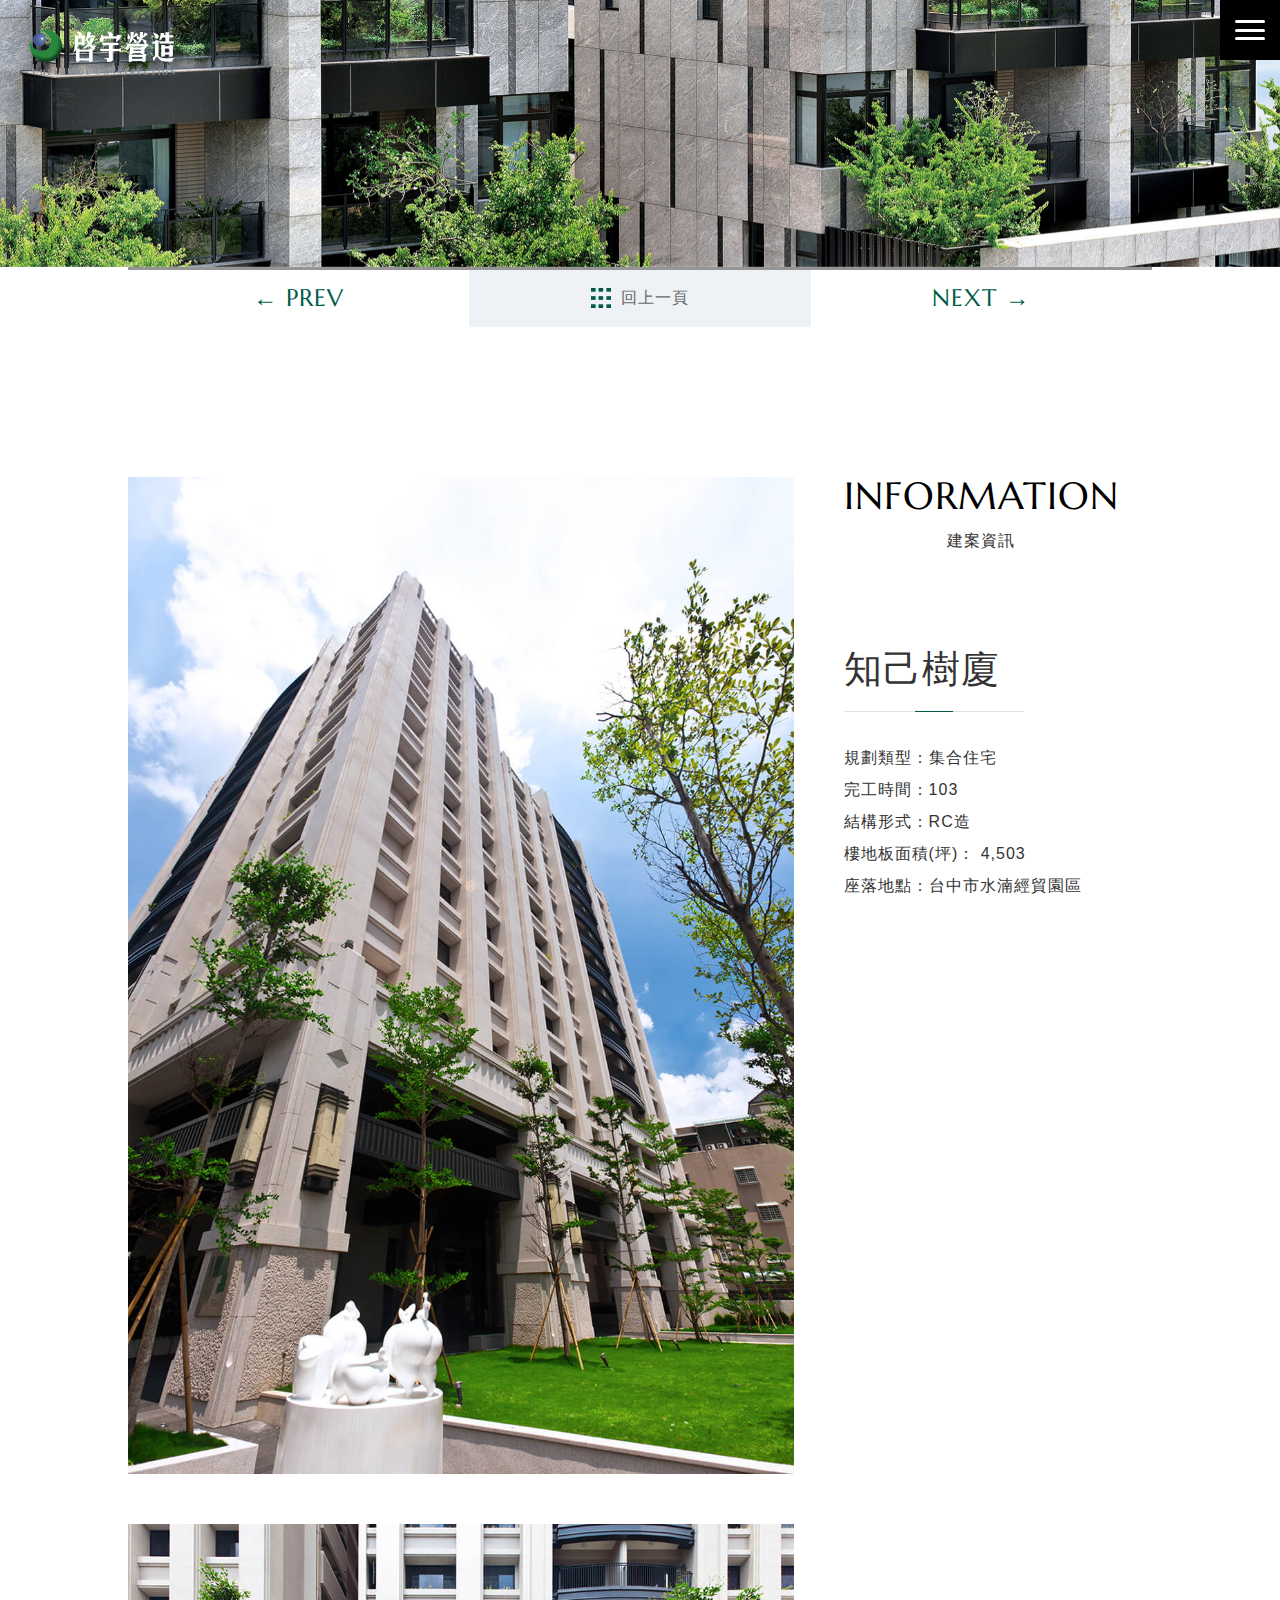
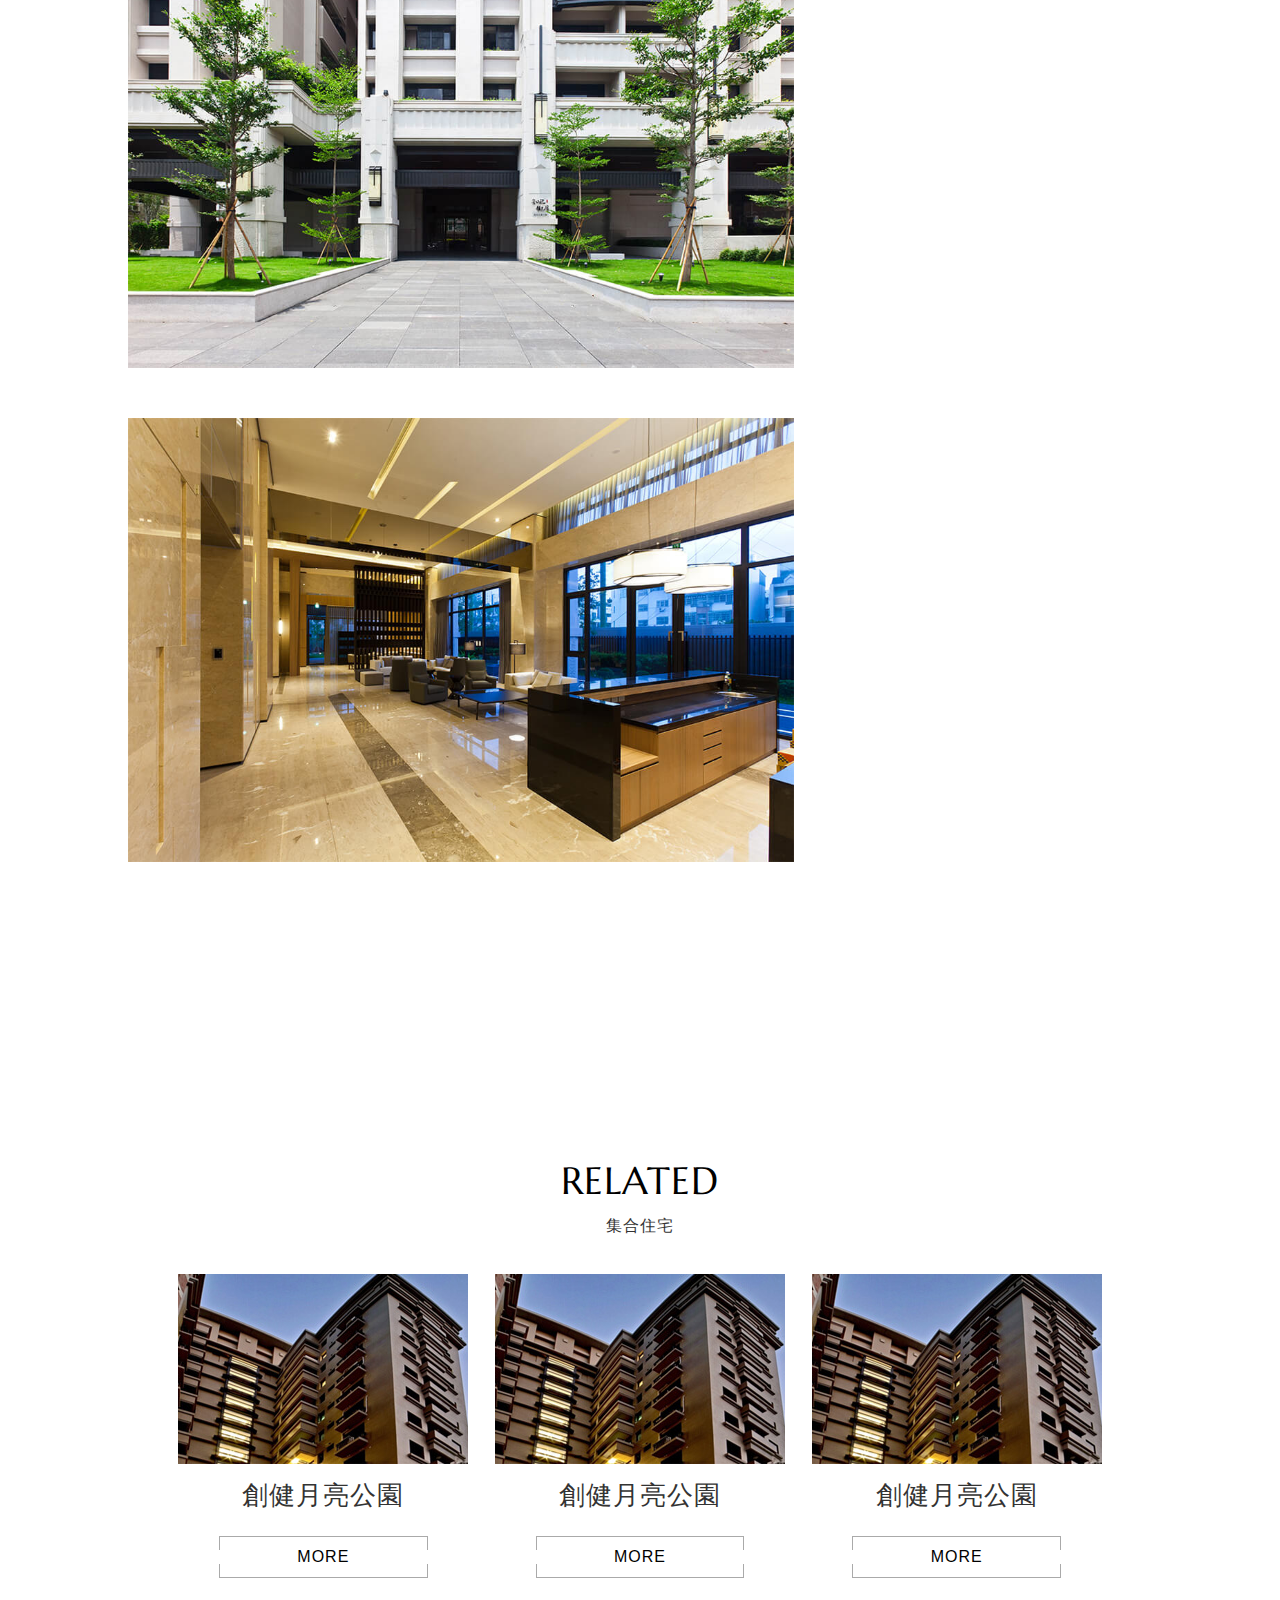
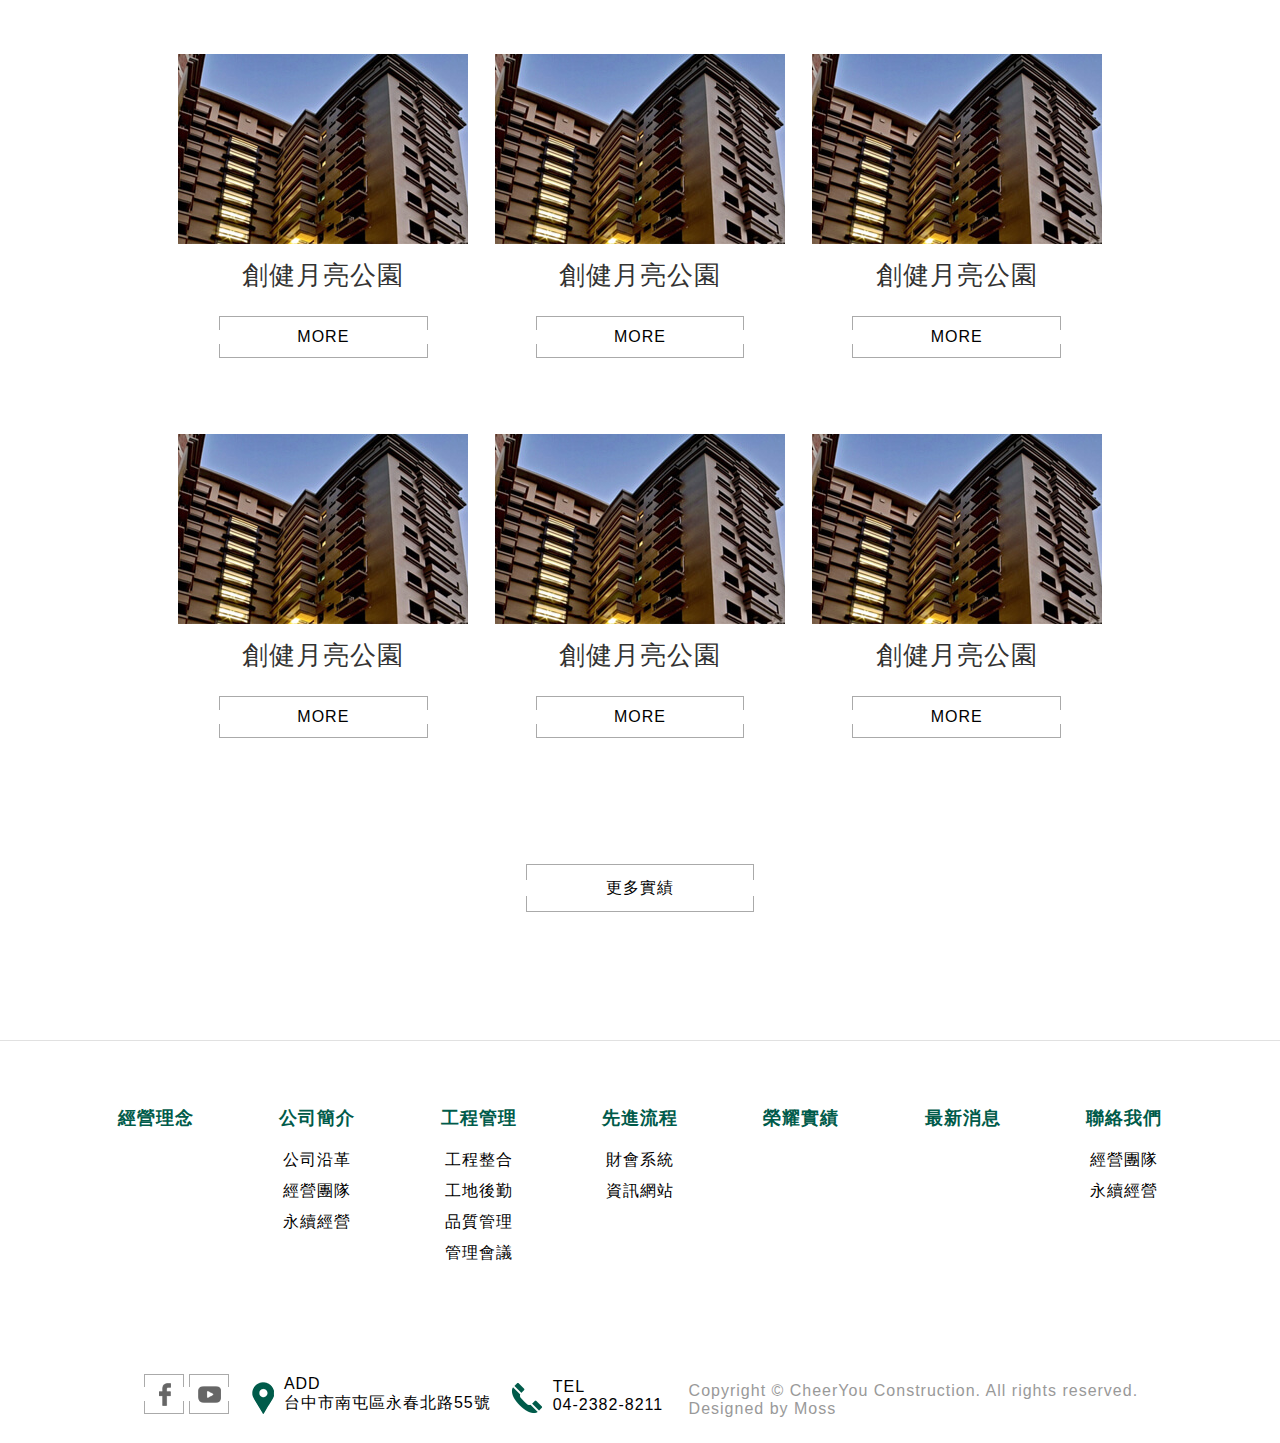
<file: classic_content.html>
<html lang="en">
  <head>
    <meta http-equiv="Content-Type" name="viewport" content="width=device-width, initial-scale=1.0, maximum-scale=3.0, user-scalable=1" charset="UTF-8"/>
    <title>啟宇營造</title>
    <!-- css-->
    <link rel="stylesheet" href="./assets/css/reset.css"/>
    <link rel="stylesheet" href="./assets/scripts/fancybox/jquery.fancybox.min.css"/>
    <link rel="stylesheet" href="./assets/css/layout.css"/>
    <!-- javascript-->
    <script src="./assets/scripts/jquery/jquery-3.3.1.min.js"></script>
    <script src="./assets/scripts/jquery/jquery-migrate-3.0.0.min.js"></script>
    <script src="./assets/scripts/fancybox/jquery.fancybox.min.js"></script>
    <script src="./assets/scripts/custom.js"></script>
  </head>
  <body>
    <header id="header"><a class="logo" href="index.html" title="啟宇營造"><img src="./assets/images/logo-cheeryou.png" alt=""/></a><a class="btn-hamburger">
        <div class="menu--effect">
          <div class="menu__icon">
            <div class="menu__line menu__line--1"></div>
            <div class="menu__line menu__line--2"></div>
            <div class="menu__line menu__line--3"></div>
            <div class="menu__line menu__line--4"></div>
            <div class="menu__line menu__line--5"></div>
          </div>
        </div></a></header>
    <nav id="menu">
      <ul class="clearfix">
        <li><a href="idea.html">經營理念</a></li>
        <li><a href="about.html">公司簡介</a><a href="about.html#1">公司沿革</a><a href="about.html#2">經營團隊</a><a href="about.html#3">永續經營</a></li>
        <li><a href="quality.html">工程管理</a><a href="quality.html#1">工程整合</a><a href="quality.html#2">工地後勤</a><a href="quality.html#3">品質管理</a><a href="quality.html#4">管理會議</a></li>
        <li><a href="advanced.html">先進流程</a><a href="advanced.html#1">財會系統</a><a href="advanced.html#2">資訊網站</a></li>
        <li><a href="classic.html">榮耀實績</a></li>
        <li><a href="news.html">最新消息</a></li>
        <li><a href="service.html">聯絡我們</a><a href="service.html#1">經營團隊</a><a href="service.html#2">永續經營</a></li>
      </ul>
    </nav>
    <div class="content" id="classic">
      <div id="banner"><img src="./assets/images/banner/classic-content.jpg" alt=""/></div>
      <div id="main">
        <div id="subMenu">
          <nav class="trunPage"><a class="prev">← PREV</a><a class="back" href="classic.html"><img src="./assets/images/icon-grid.svg" alt=""/><span>回上一頁</span></a><a class="next">NEXT →</a></nav>
        </div>
        <article class="articleContent">
          <div class="photo"><a data-caption="第一梯次日本瀨戶內海單車旅遊" data-fancybox="images" href="./_temp/images/classic-content-1.jpg"><img src="./_temp/images/classic-content-1.jpg" alt=""/></a><a data-caption="第一梯次日本瀨戶內海單車旅遊" data-fancybox="images" href="./_temp/images/classic-content-2.jpg"><img src="./_temp/images/classic-content-2.jpg" alt=""/></a><a data-caption="第一梯次日本瀨戶內海單車旅遊" data-fancybox="images" href="./_temp/images/classic-content-3.jpg"><img src="./_temp/images/classic-content-3.jpg" alt=""/></a></div>
          <section>
            <h2 class="title-unit"><span>INFORMATION</span><span>建案資訊</span></h2>
            <h3 class="title-slogan">知己樹廈</h3>
            <div class="textarea">規劃類型：集合住宅<br>完工時間：103<br>結構形式：RC造<br>樓地板面積(坪)： 4,503<br>座落地點：台中市水湳經貿園區</div>
          </section>
        </article>
        <div class="works">
          <h2 class="title-unit"><span>RELATED</span><span>集合住宅</span></h2>
          <div class="list">
            <li><img src="./_temp/images/classic-content-list.jpg" alt=""/>
              <h6>創健月亮公園</h6><a class="bdbox" href="classic_content.html">MORE</a>
            </li>
            <li><img src="./_temp/images/classic-content-list.jpg" alt=""/>
              <h6>創健月亮公園</h6><a class="bdbox" href="classic_content.html">MORE</a>
            </li>
            <li><img src="./_temp/images/classic-content-list.jpg" alt=""/>
              <h6>創健月亮公園</h6><a class="bdbox" href="classic_content.html">MORE</a>
            </li>
            <li><img src="./_temp/images/classic-content-list.jpg" alt=""/>
              <h6>創健月亮公園</h6><a class="bdbox" href="classic_content.html">MORE</a>
            </li>
            <li><img src="./_temp/images/classic-content-list.jpg" alt=""/>
              <h6>創健月亮公園</h6><a class="bdbox" href="classic_content.html">MORE</a>
            </li>
            <li><img src="./_temp/images/classic-content-list.jpg" alt=""/>
              <h6>創健月亮公園</h6><a class="bdbox" href="classic_content.html">MORE</a>
            </li>
            <li><img src="./_temp/images/classic-content-list.jpg" alt=""/>
              <h6>創健月亮公園</h6><a class="bdbox" href="classic_content.html">MORE</a>
            </li>
            <li><img src="./_temp/images/classic-content-list.jpg" alt=""/>
              <h6>創健月亮公園</h6><a class="bdbox" href="classic_content.html">MORE</a>
            </li>
            <li><img src="./_temp/images/classic-content-list.jpg" alt=""/>
              <h6>創健月亮公園</h6><a class="bdbox" href="classic_content.html">MORE</a>
            </li>
          </div><a class="btn-more bdbox">更多實績</a>
        </div>
      </div>
    </div>
    <footer id="footer">
      <ul class="sitemap">
        <li><a href="idea.html">經營理念</a></li>
        <li><a href="about.html">公司簡介</a><a href="about.html#1">公司沿革</a><a href="about.html#2">經營團隊</a><a href="about.html#3">永續經營</a></li>
        <li><a href="quality.html">工程管理</a><a href="quality.html#1">工程整合</a><a href="quality.html#2">工地後勤</a><a href="quality.html#3">品質管理</a><a href="quality.html#4">管理會議</a></li>
        <li><a href="advanced.html">先進流程</a><a href="advanced.html#1">財會系統</a><a href="advanced.html#2">資訊網站</a></li>
        <li><a href="classic.html">榮耀實績</a></li>
        <li><a href="news.html">最新消息</a></li>
        <li><a href="service.html">聯絡我們</a><a href="service.html#1">經營團隊</a><a href="service.html#2">永續經營</a></li>
      </ul>
      <div class="siteinfo"><a class="btn-fb bdbox" href="https://www.facebook.com/CheeryouCycling/" title="facebook" target="_blank"></a><a class="btn-youtube bdbox" href="https://www.youtube.com/channel/UCupK2lA4sW1DtPeCX781e1A?view_as=subscriber" title="youtube" target="_blank"></a><a class="btn-map" href="https://goo.gl/maps/9KRhZDbEeos" target="_blank"><i class="icon-map"></i><span data-title="ADD">台中市南屯區永春北路55號</span></a><a class="btn-tel" href="tel:04-2382-8211"><i class="icon-tel"></i><span data-title="TEL">04-2382-8211</span></a>
        <p class="copyright">Copyright © CheerYou Construction. All rights reserved.<br/><a href="http://www.mo-ss.com/" target="_blank">Designed by Moss</a></p>
      </div>
    </footer>
    <div id="loading">
      <div class="loader"><img src="./assets/images/loader.gif"/>loading</div>
    </div>
  </body>
</html>
<link rel="stylesheet" href="./assets/css/classic.css"/>
<script>
  $(function(){
    var classic = new fun_classic();
  });
</script>
</file>
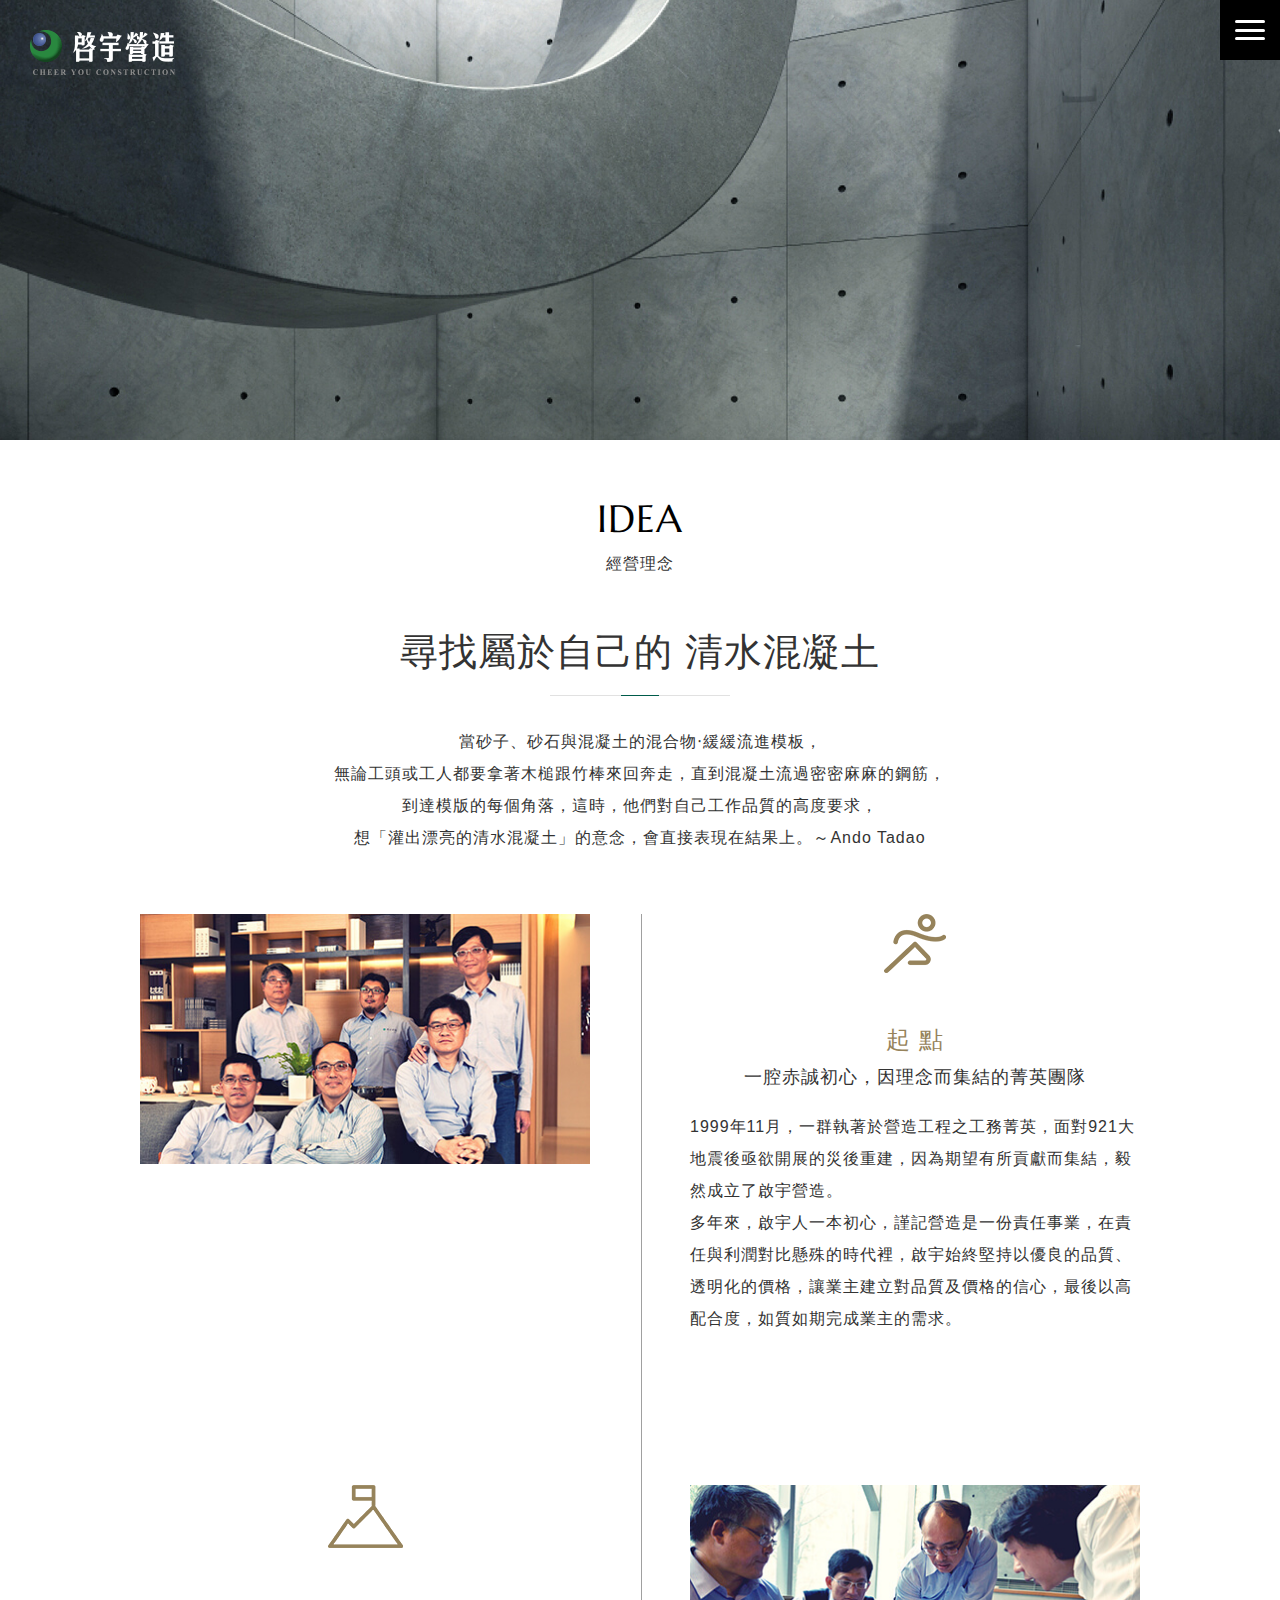
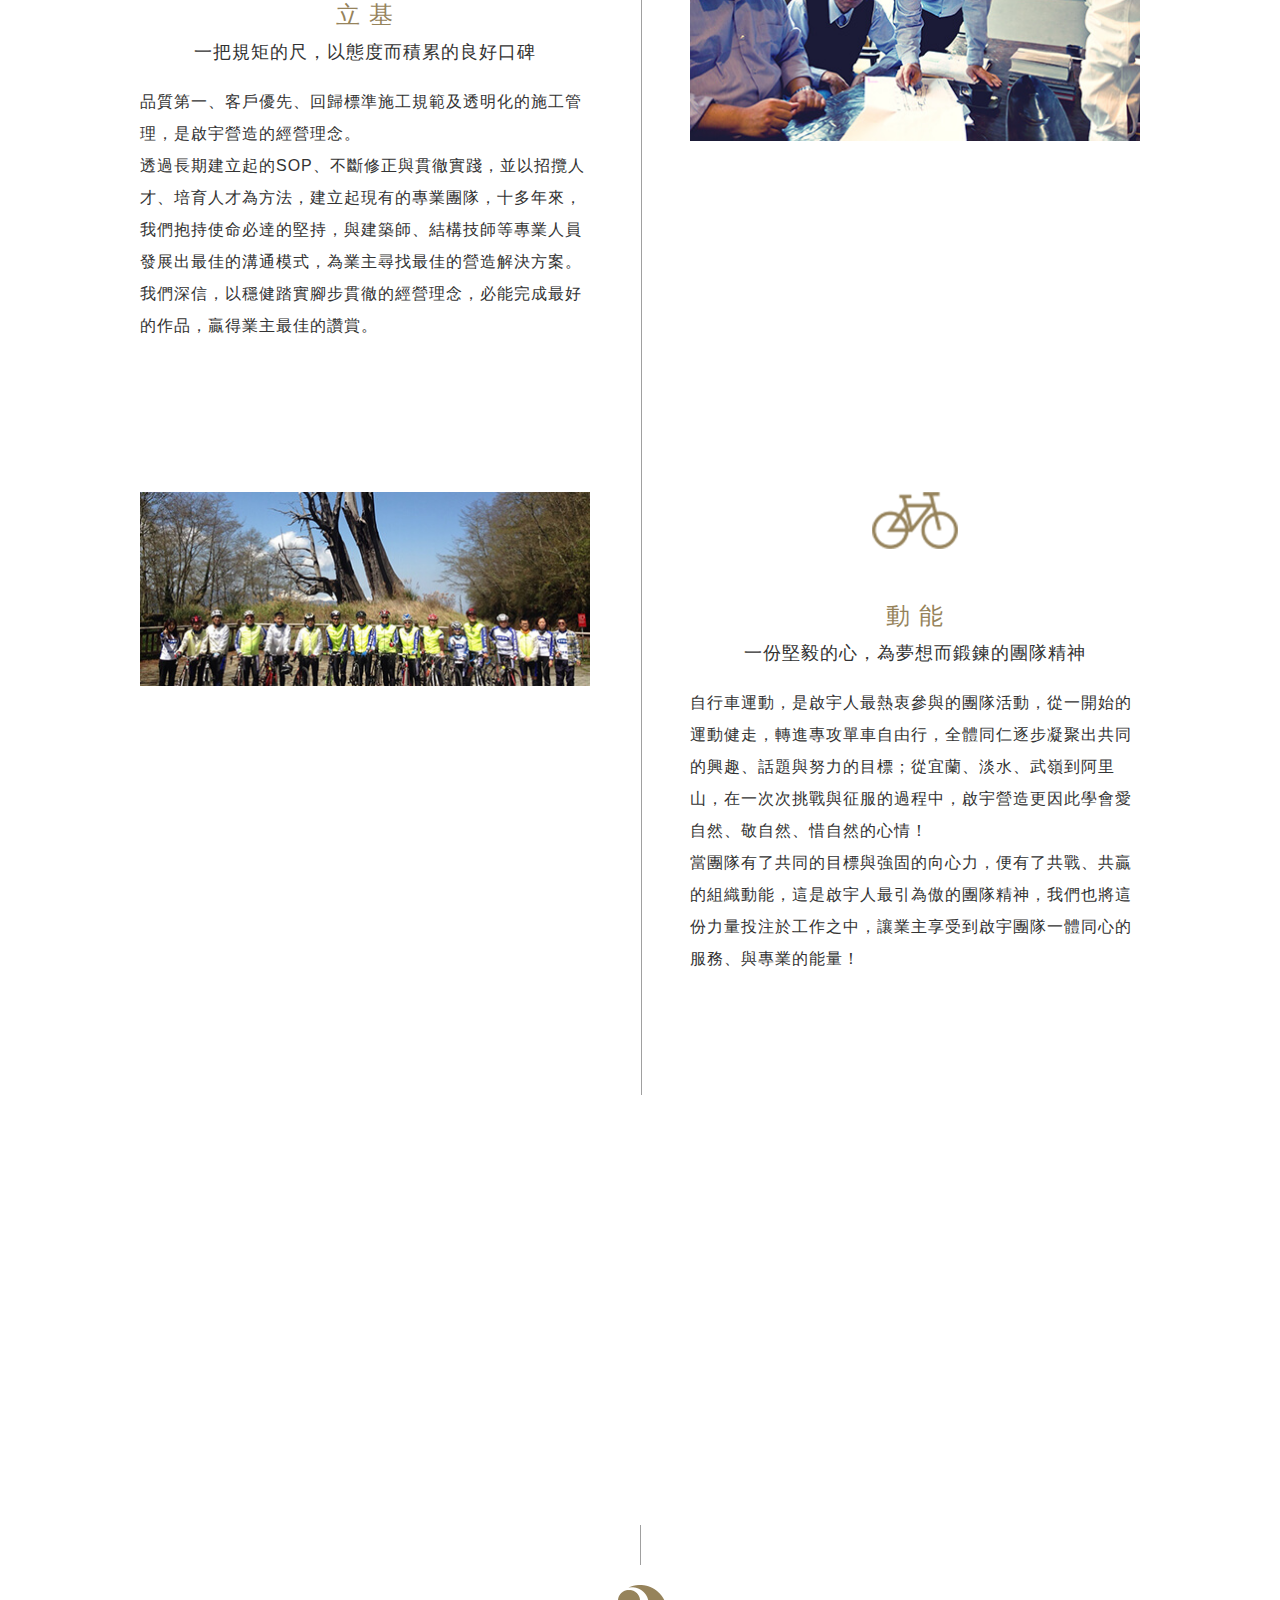
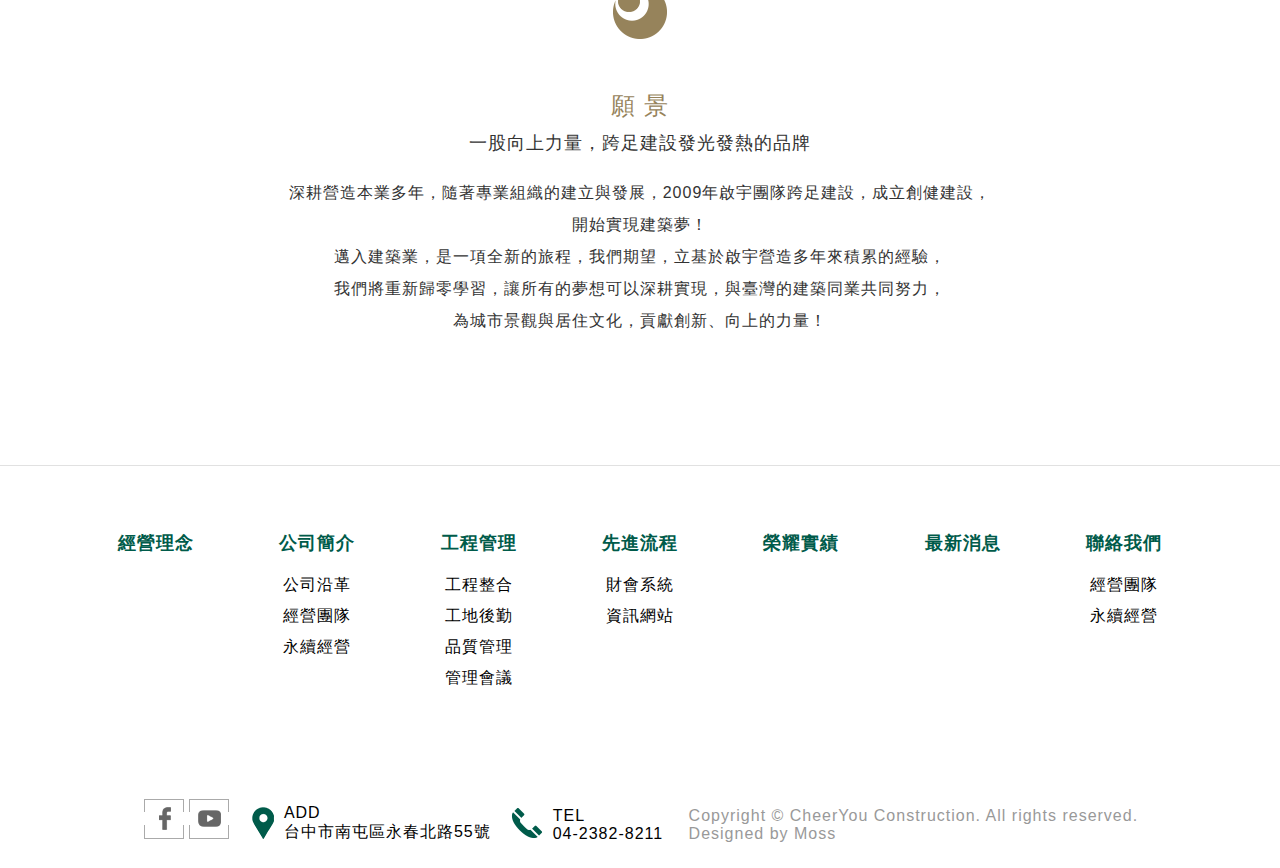
<file: idea.html>
<!DOCTYPE html>
<html lang="en">
  <head>
    <meta http-equiv="Content-Type" name="viewport" content="width=device-width, initial-scale=1.0, maximum-scale=3.0, user-scalable=1" charset="UTF-8">
    <title>啟宇營造</title>
    <!-- css-->
    <link rel="stylesheet" href="./assets/css/reset.css">
    <link rel="stylesheet" href="./assets/scripts/fancybox/jquery.fancybox.min.css">
    <link rel="stylesheet" href="./assets/css/layout.css">
    <!-- javascript-->
    <script src="./assets/scripts/jquery/jquery-3.3.1.min.js"></script>
    <script src="./assets/scripts/jquery/jquery-migrate-3.0.0.min.js"></script>
    <script src="./assets/scripts/fancybox/jquery.fancybox.min.js"></script>
    <script src="./assets/scripts/custom.js"></script>
  </head>
  <body>
    <header id="header"><a class="logo" href="index.html" title="啟宇營造"><img src="./assets/images/logo-cheeryou.png" alt=""></a><a class="btn-hamburger">
        <div class="menu--effect">
          <div class="menu__icon">
            <div class="menu__line menu__line--1"></div>
            <div class="menu__line menu__line--2"></div>
            <div class="menu__line menu__line--3"></div>
            <div class="menu__line menu__line--4"></div>
            <div class="menu__line menu__line--5"></div>
          </div>
        </div></a></header>
    <nav id="menu">
      <ul class="clearfix">
        <li><a href="idea.html">經營理念</a></li>
        <li><a href="about.html">公司簡介</a><a href="about.html#1">公司沿革</a><a href="about.html#2">經營團隊</a><a href="about.html#3">永續經營</a></li>
        <li><a href="quality.html">工程管理</a><a href="quality.html#1">工程整合</a><a href="quality.html#2">工地後勤</a><a href="quality.html#3">品質管理</a><a href="quality.html#4">管理會議</a></li>
        <li><a href="advanced.html">先進流程</a><a href="advanced.html#1">財會系統</a><a href="advanced.html#2">資訊網站</a></li>
        <li><a href="classic.html">榮耀實績</a></li>
        <li><a href="news.html">最新消息</a></li>
        <li><a href="service.html">聯絡我們</a><a href="service.html#1">經營團隊</a><a href="service.html#2">永續經營</a></li>
      </ul>
    </nav>
    <div id="idea">
      <div id="banner"><img src="./assets/images/banner/idea.jpg" alt=""></div>
      <div id="main">
        <h2 class="title-unit"><span>IDEA</span><span>經營理念</span></h2>
        <h3 class="title-slogan">尋找屬於自己的 清水混凝土</h3>
        <div class="txt-center">當砂子、砂石與混凝土的混合物‧緩緩流進模板，<br>無論工頭或工人都要拿著木槌跟竹棒來回奔走，直到混凝土流過密密麻麻的鋼筋，<br>到達模版的每個角落，這時，他們對自己工作品質的高度要求，<br>想「灌出漂亮的清水混凝土」的意念，會直接表現在結果上。～Ando Tadao</div>
        <ul class="list">
          <li><img src="./assets/images/idea/pic-1.jpg" alt="">
            <div><i class="icon"><img src="./assets/images/idea/icon-1.png" alt=""><span>起 點</span></i>
              <h6>一腔赤誠初心，因理念而集結的菁英團隊</h6>
              <p>1999年11月，一群執著於營造工程之工務菁英，面對921大地震後亟欲開展的災後重建，因為期望有所貢獻而集結，毅然成立了啟宇營造。<br>多年來，啟宇人一本初心，謹記營造是一份責任事業，在責任與利潤對比懸殊的時代裡，啟宇始終堅持以優良的品質、透明化的價格，讓業主建立對品質及價格的信心，最後以高配合度，如質如期完成業主的需求。</p>
            </div>
          </li>
          <li><img src="./assets/images/idea/pic-2.jpg" alt="">
            <div><i class="icon"><img src="./assets/images/idea/icon-2.png" alt=""><span>立 基</span></i>
              <h6>一把規矩的尺，以態度而積累的良好口碑</h6>
              <p>品質第一、客戶優先、回歸標準施工規範及透明化的施工管理，是啟宇營造的經營理念。<br>透過長期建立起的SOP、不斷修正與貫徹實踐，並以招攬人才、培育人才為方法，建立起現有的專業團隊，十多年來，我們抱持使命必達的堅持，與建築師、結構技師等專業人員發展出最佳的溝通模式，為業主尋找最佳的營造解決方案。<br>我們深信，以穩健踏實腳步貫徹的經營理念，必能完成最好的作品，贏得業主最佳的讚賞。</p>
            </div>
          </li>
          <li><img src="./assets/images/idea/pic-3.jpg" alt="">
            <div><i class="icon"><img src="./assets/images/idea/icon-3.png" alt=""><span>動 能</span></i>
              <h6>一份堅毅的心，為夢想而鍛鍊的團隊精神</h6>
              <p>自行車運動，是啟宇人最熱衷參與的團隊活動，從一開始的運動健走，轉進專攻單車自由行，全體同仁逐步凝聚出共同的興趣、話題與努力的目標；從宜蘭、淡水、武嶺到阿里山，在一次次挑戰與征服的過程中，啟宇營造更因此學會愛自然、敬自然、惜自然的心情！<br>當團隊有了共同的目標與強固的向心力，便有了共戰、共贏的組織動能，這是啟宇人最引為傲的團隊精神，我們也將這份力量投注於工作之中，讓業主享受到啟宇團隊一體同心的服務、與專業的能量！</p>
            </div>
          </li>
        </ul>
        <div class="bg"></div>
        <div><i class="icon"><img src="./assets/images/idea/icon-4.png" alt=""><span>願 景</span></i>
          <h6>一股向上力量，跨足建設發光發熱的品牌</h6>
          <p>深耕營造本業多年，隨著專業組織的建立與發展，2009年啟宇團隊跨足建設，成立創健建設，<br>開始實現建築夢！<br>邁入建築業，是一項全新的旅程，我們期望，立基於啟宇營造多年來積累的經驗，<br>我們將重新歸零學習，讓所有的夢想可以深耕實現，與臺灣的建築同業共同努力，<br>為城市景觀與居住文化，貢獻創新、向上的力量！</p>
        </div>
      </div>
    </div>
    <footer id="footer">
      <ul class="sitemap">
        <li><a href="idea.html">經營理念</a></li>
        <li><a href="about.html">公司簡介</a><a href="about.html#1">公司沿革</a><a href="about.html#2">經營團隊</a><a href="about.html#3">永續經營</a></li>
        <li><a href="quality.html">工程管理</a><a href="quality.html#1">工程整合</a><a href="quality.html#2">工地後勤</a><a href="quality.html#3">品質管理</a><a href="quality.html#4">管理會議</a></li>
        <li><a href="advanced.html">先進流程</a><a href="advanced.html#1">財會系統</a><a href="advanced.html#2">資訊網站</a></li>
        <li><a href="classic.html">榮耀實績</a></li>
        <li><a href="news.html">最新消息</a></li>
        <li><a href="service.html">聯絡我們</a><a href="service.html#1">經營團隊</a><a href="service.html#2">永續經營</a></li>
      </ul>
      <div class="siteinfo"><a class="btn-fb bdbox" href="https://www.facebook.com/CheeryouCycling/" title="facebook" target="_blank"></a><a class="btn-youtube bdbox" href="https://www.youtube.com/channel/UCupK2lA4sW1DtPeCX781e1A?view_as=subscriber" title="youtube" target="_blank"></a><a class="btn-map" href="https://goo.gl/maps/9KRhZDbEeos" target="_blank"><i class="icon-map"></i><span data-title="ADD">台中市南屯區永春北路55號</span></a><a class="btn-tel" href="tel:04-2382-8211"><i class="icon-tel"></i><span data-title="TEL">04-2382-8211</span></a>
        <p class="copyright">Copyright © CheerYou Construction. All rights reserved.<br><a href="http://www.mo-ss.com/" target="_blank">Designed by Moss</a></p>
      </div>
    </footer>
    <div id="loading">
      <div class="loader"><img src="./assets/images/loader.gif">loading</div>
    </div>
  </body>
</html>
<link rel="stylesheet" href="./assets/css/idea.css">
</file>
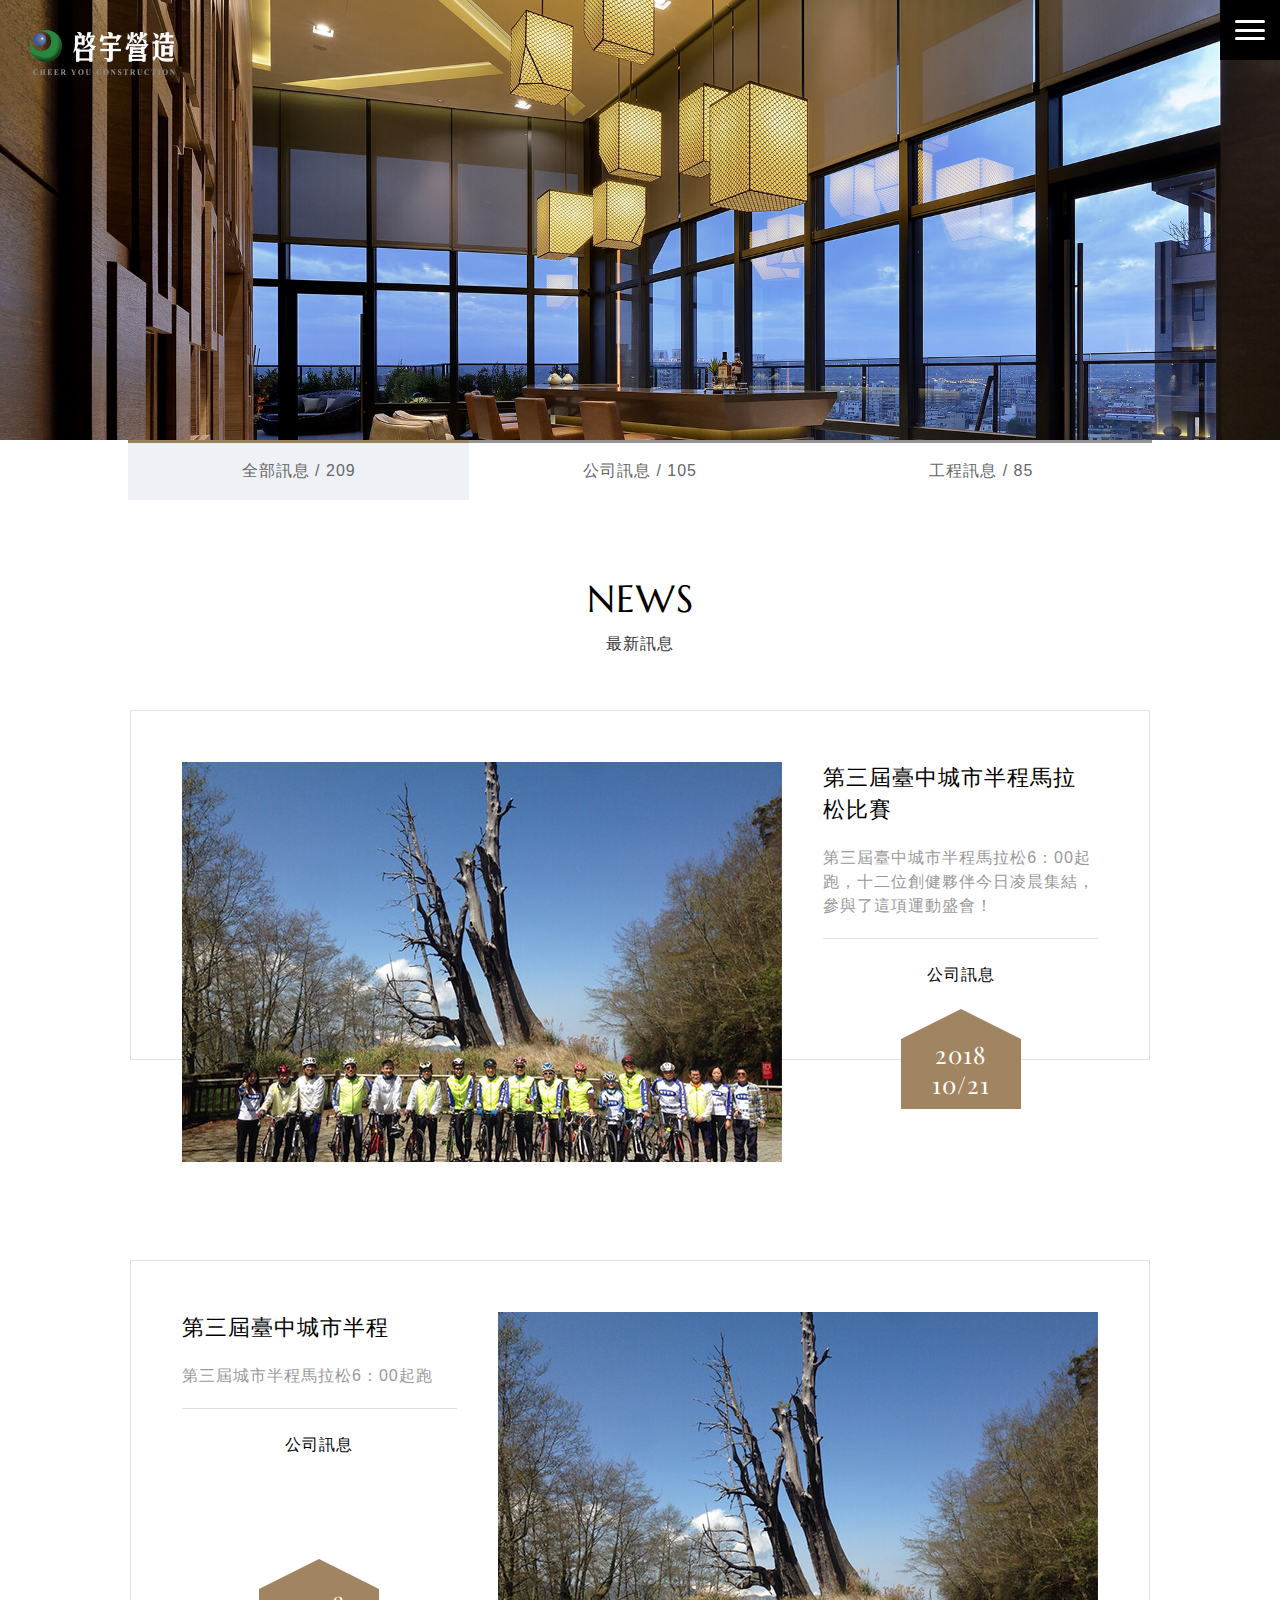
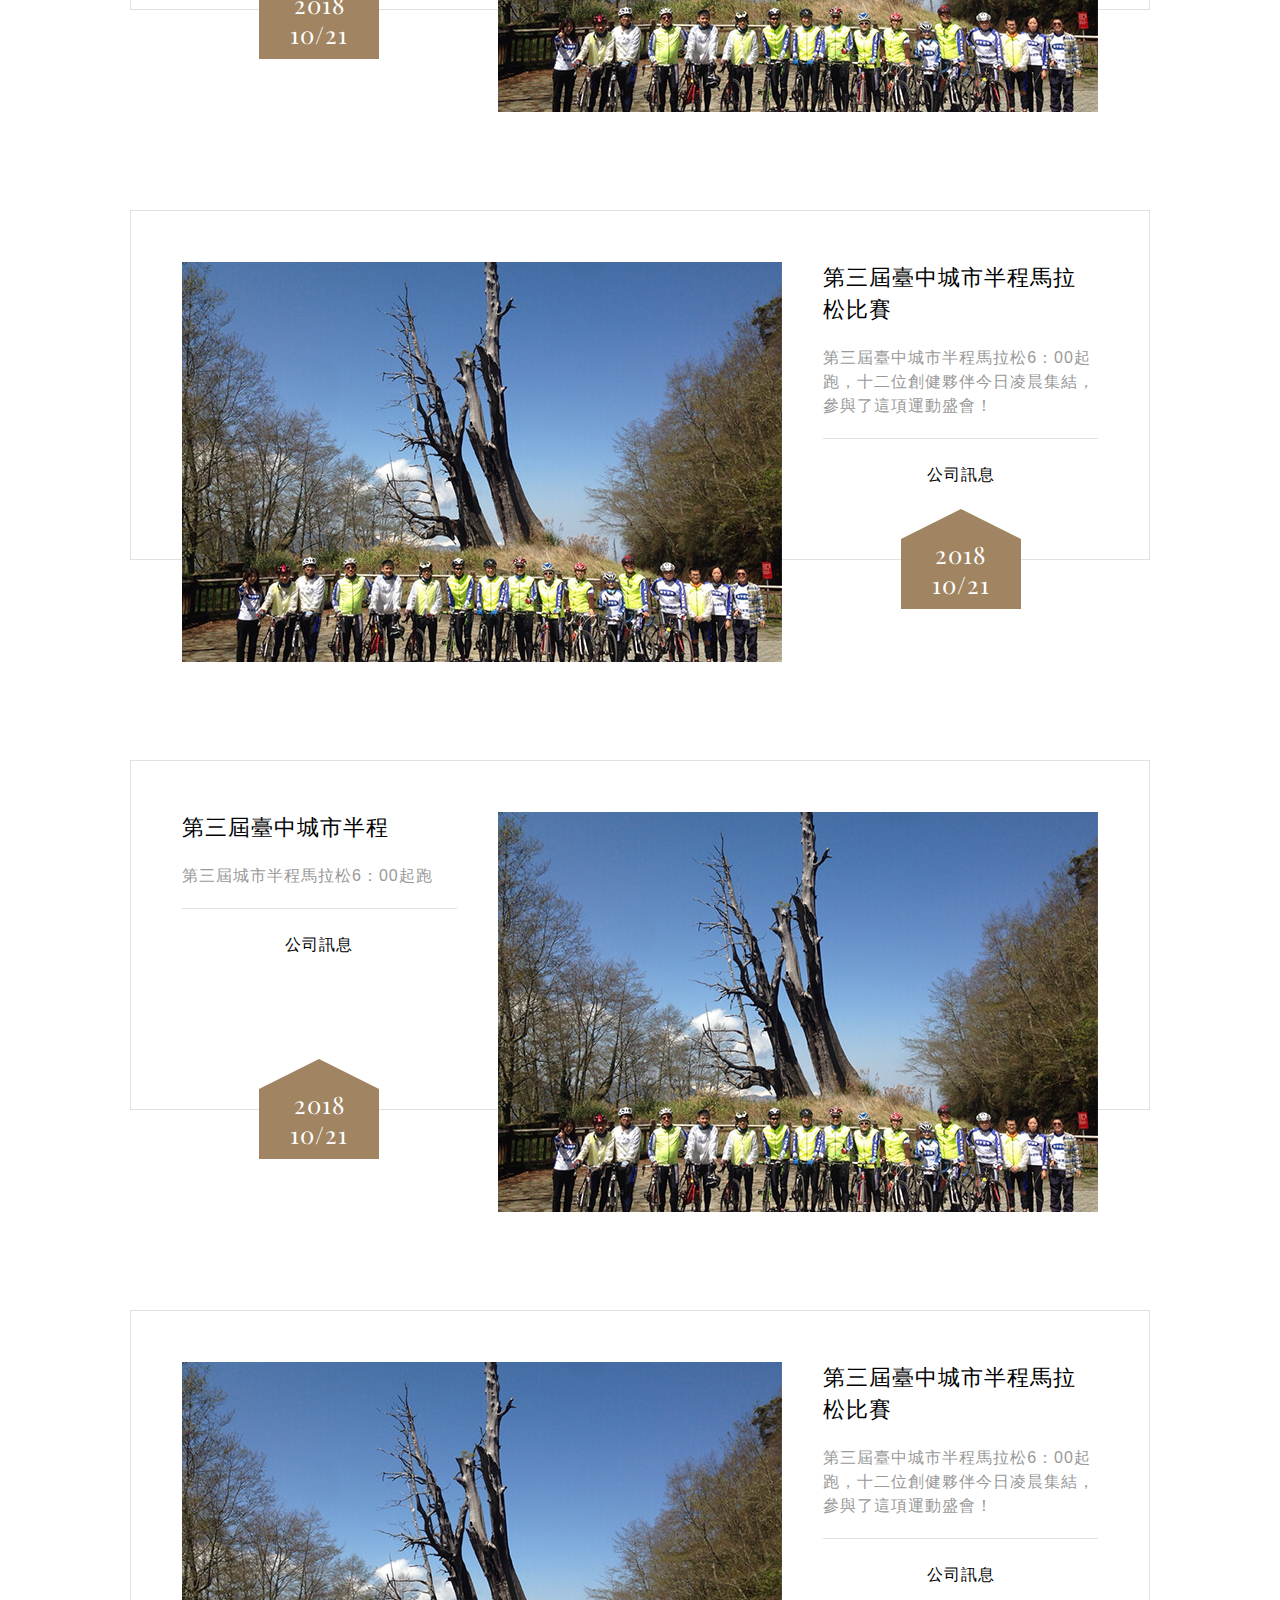
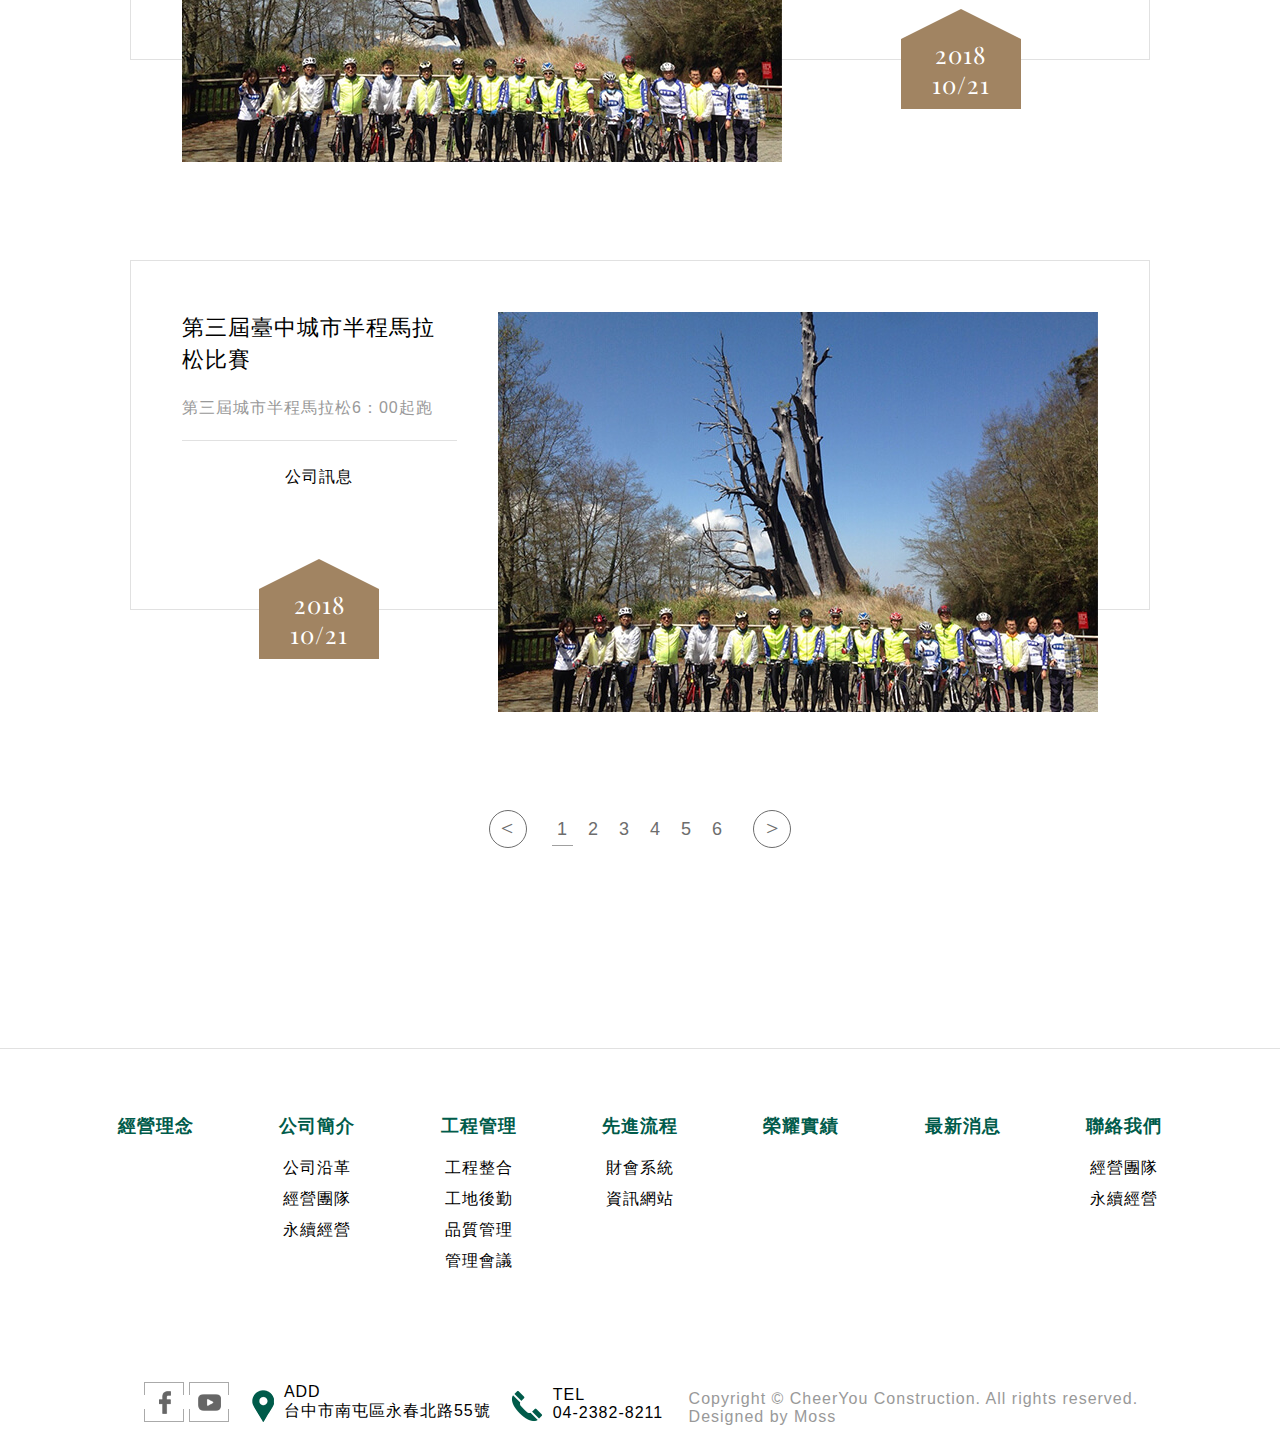
<file: news.html>
<html lang="en">
  <head>
    <meta http-equiv="Content-Type" name="viewport" content="width=device-width, initial-scale=1.0, maximum-scale=3.0, user-scalable=1" charset="UTF-8"/>
    <title>啟宇營造</title>
    <!-- css-->
    <link rel="stylesheet" href="./assets/css/reset.css"/>
    <link rel="stylesheet" href="./assets/scripts/fancybox/jquery.fancybox.min.css"/>
    <link rel="stylesheet" href="./assets/css/layout.css"/>
    <!-- javascript-->
    <script src="./assets/scripts/jquery/jquery-3.3.1.min.js"></script>
    <script src="./assets/scripts/jquery/jquery-migrate-3.0.0.min.js"></script>
    <script src="./assets/scripts/fancybox/jquery.fancybox.min.js"></script>
    <script src="./assets/scripts/custom.js"></script>
  </head>
  <body>
    <header id="header"><a class="logo" href="index.html" title="啟宇營造"><img src="./assets/images/logo-cheeryou.png" alt=""/></a><a class="btn-hamburger">
        <div class="menu--effect">
          <div class="menu__icon">
            <div class="menu__line menu__line--1"></div>
            <div class="menu__line menu__line--2"></div>
            <div class="menu__line menu__line--3"></div>
            <div class="menu__line menu__line--4"></div>
            <div class="menu__line menu__line--5"></div>
          </div>
        </div></a></header>
    <nav id="menu">
      <ul class="clearfix">
        <li><a href="idea.html">經營理念</a></li>
        <li><a href="about.html">公司簡介</a><a href="about.html#1">公司沿革</a><a href="about.html#2">經營團隊</a><a href="about.html#3">永續經營</a></li>
        <li><a href="quality.html">工程管理</a><a href="quality.html#1">工程整合</a><a href="quality.html#2">工地後勤</a><a href="quality.html#3">品質管理</a><a href="quality.html#4">管理會議</a></li>
        <li><a href="advanced.html">先進流程</a><a href="advanced.html#1">財會系統</a><a href="advanced.html#2">資訊網站</a></li>
        <li><a href="classic.html">榮耀實績</a></li>
        <li><a href="news.html">最新消息</a></li>
        <li><a href="service.html">聯絡我們</a><a href="service.html#1">經營團隊</a><a href="service.html#2">永續經營</a></li>
      </ul>
    </nav>
    <div class="news" id="news">
      <div id="banner"><img src="./assets/images/banner/news.jpg" alt=""/></div>
      <div id="main">
        <div id="subMenu">
          <nav><a class="active">全部訊息 / 209</a><a>公司訊息 / 105</a><a>工程訊息 / 85</a></nav>
        </div>
        <h2 class="title-unit"><span>NEWS</span><span>最新訊息</span></h2>
        <ul class="list">
          <li><a href="news_content.html">
              <h6>第三屆臺中城市半程馬拉松比賽</h6>
              <article>第三屆臺中城市半程馬拉松6：00起跑，十二位創健夥伴今日凌晨集結，參與了這項運動盛會！</article><span>公司訊息</span>
              <time class="arrow">2018<br>10/21</time></a><img src="./_temp/images/news.jpg" alt=""/></li>
          <li><a href="news_content.html">
              <h6>第三屆臺中城市半程</h6>
              <article>第三屆城市半程馬拉松6：00起跑</article><span>公司訊息</span>
              <time class="arrow">2018<br>10/21</time></a><img src="./_temp/images/news.jpg" alt=""/></li>
          <li><a href="news_content.html">
              <h6>第三屆臺中城市半程馬拉松比賽</h6>
              <article>第三屆臺中城市半程馬拉松6：00起跑，十二位創健夥伴今日凌晨集結，參與了這項運動盛會！</article><span>公司訊息</span>
              <time class="arrow">2018<br>10/21</time></a><img src="./_temp/images/news.jpg" alt=""/></li>
          <li><a href="news_content.html">
              <h6>第三屆臺中城市半程</h6>
              <article>第三屆城市半程馬拉松6：00起跑</article><span>公司訊息</span>
              <time class="arrow">2018<br>10/21</time></a><img src="./_temp/images/news.jpg" alt=""/></li>
          <li><a href="news_content.html">
              <h6>第三屆臺中城市半程馬拉松比賽</h6>
              <article>第三屆臺中城市半程馬拉松6：00起跑，十二位創健夥伴今日凌晨集結，參與了這項運動盛會！</article><span>公司訊息</span>
              <time class="arrow">2018<br>10/21</time></a><img src="./_temp/images/news.jpg" alt=""/></li>
          <li><a href="news_content.html">
              <h6>第三屆臺中城市半程馬拉松比賽</h6>
              <article>第三屆城市半程馬拉松6：00起跑</article><span>公司訊息</span>
              <time class="arrow">2018<br>10/21</time></a><img src="./_temp/images/news.jpg" alt=""/></li>
        </ul>
        <div id="pager"><a class="prev" href=""></a><a class="active" href="">1</a><a href="">2</a><a href="">3</a><a href="">4</a><a href="">5</a><a href="">6</a><a class="next" href=""></a></div>
      </div>
    </div>
    <footer id="footer">
      <ul class="sitemap">
        <li><a href="idea.html">經營理念</a></li>
        <li><a href="about.html">公司簡介</a><a href="about.html#1">公司沿革</a><a href="about.html#2">經營團隊</a><a href="about.html#3">永續經營</a></li>
        <li><a href="quality.html">工程管理</a><a href="quality.html#1">工程整合</a><a href="quality.html#2">工地後勤</a><a href="quality.html#3">品質管理</a><a href="quality.html#4">管理會議</a></li>
        <li><a href="advanced.html">先進流程</a><a href="advanced.html#1">財會系統</a><a href="advanced.html#2">資訊網站</a></li>
        <li><a href="classic.html">榮耀實績</a></li>
        <li><a href="news.html">最新消息</a></li>
        <li><a href="service.html">聯絡我們</a><a href="service.html#1">經營團隊</a><a href="service.html#2">永續經營</a></li>
      </ul>
      <div class="siteinfo"><a class="btn-fb bdbox" href="https://www.facebook.com/CheeryouCycling/" title="facebook" target="_blank"></a><a class="btn-youtube bdbox" href="https://www.youtube.com/channel/UCupK2lA4sW1DtPeCX781e1A?view_as=subscriber" title="youtube" target="_blank"></a><a class="btn-map" href="https://goo.gl/maps/9KRhZDbEeos" target="_blank"><i class="icon-map"></i><span data-title="ADD">台中市南屯區永春北路55號</span></a><a class="btn-tel" href="tel:04-2382-8211"><i class="icon-tel"></i><span data-title="TEL">04-2382-8211</span></a>
        <p class="copyright">Copyright © CheerYou Construction. All rights reserved.<br/><a href="http://www.mo-ss.com/" target="_blank">Designed by Moss</a></p>
      </div>
    </footer>
    <div id="loading">
      <div class="loader"><img src="./assets/images/loader.gif"/>loading</div>
    </div>
  </body>
</html>
<link rel="stylesheet" href="./assets/css/news.css"/>
</file>
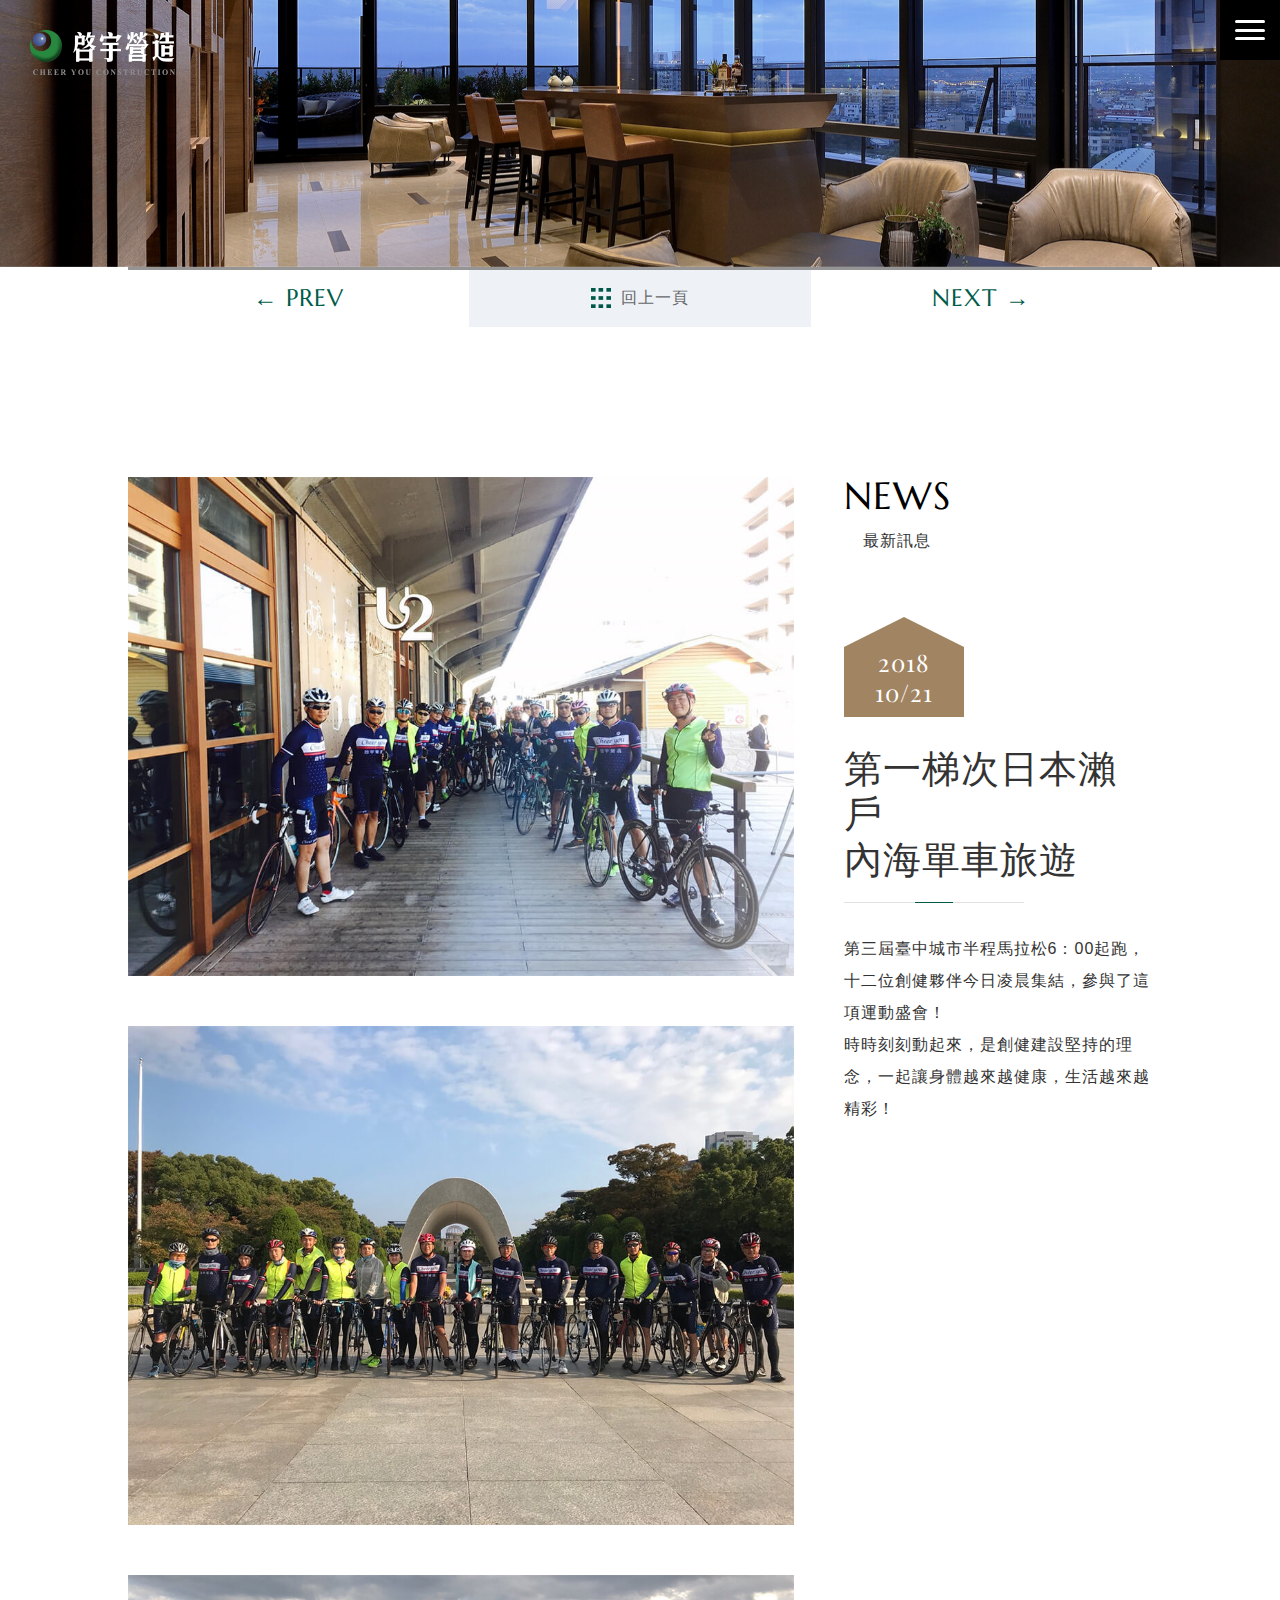
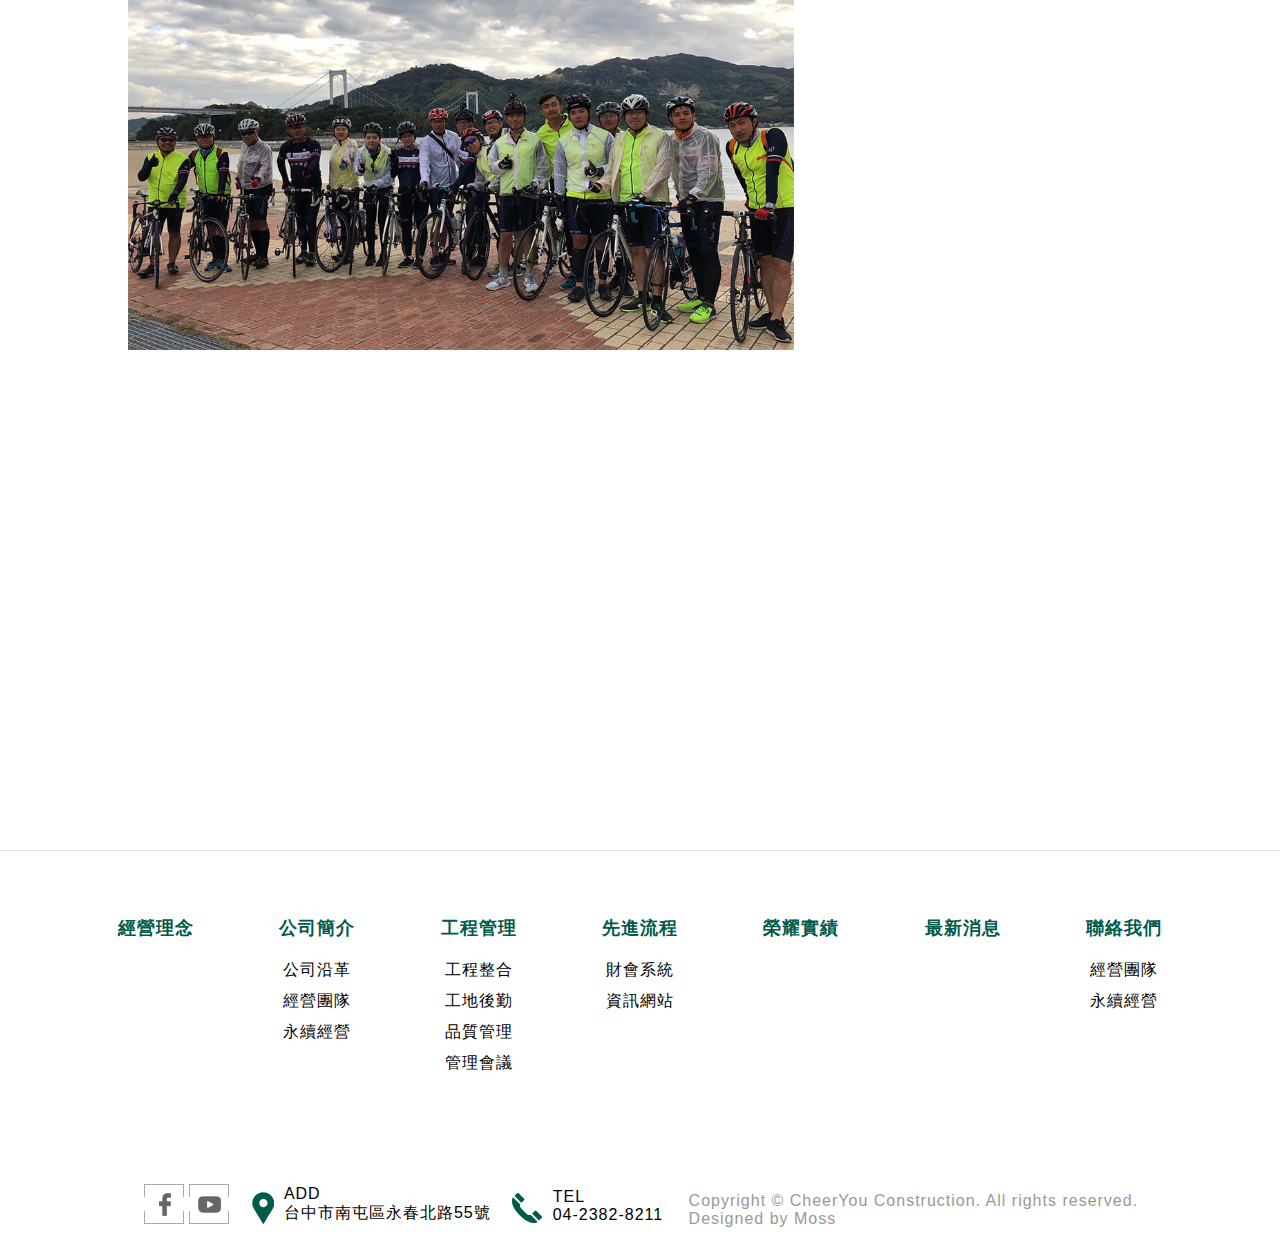
<file: news_content.html>
<html lang="en">
  <head>
    <meta http-equiv="Content-Type" name="viewport" content="width=device-width, initial-scale=1.0, maximum-scale=3.0, user-scalable=1" charset="UTF-8"/>
    <title>啟宇營造</title>
    <!-- css-->
    <link rel="stylesheet" href="./assets/css/reset.css"/>
    <link rel="stylesheet" href="./assets/scripts/fancybox/jquery.fancybox.min.css"/>
    <link rel="stylesheet" href="./assets/css/layout.css"/>
    <!-- javascript-->
    <script src="./assets/scripts/jquery/jquery-3.3.1.min.js"></script>
    <script src="./assets/scripts/jquery/jquery-migrate-3.0.0.min.js"></script>
    <script src="./assets/scripts/fancybox/jquery.fancybox.min.js"></script>
    <script src="./assets/scripts/custom.js"></script>
  </head>
  <body>
    <header id="header"><a class="logo" href="index.html" title="啟宇營造"><img src="./assets/images/logo-cheeryou.png" alt=""/></a><a class="btn-hamburger">
        <div class="menu--effect">
          <div class="menu__icon">
            <div class="menu__line menu__line--1"></div>
            <div class="menu__line menu__line--2"></div>
            <div class="menu__line menu__line--3"></div>
            <div class="menu__line menu__line--4"></div>
            <div class="menu__line menu__line--5"></div>
          </div>
        </div></a></header>
    <nav id="menu">
      <ul class="clearfix">
        <li><a href="idea.html">經營理念</a></li>
        <li><a href="about.html">公司簡介</a><a href="about.html#1">公司沿革</a><a href="about.html#2">經營團隊</a><a href="about.html#3">永續經營</a></li>
        <li><a href="quality.html">工程管理</a><a href="quality.html#1">工程整合</a><a href="quality.html#2">工地後勤</a><a href="quality.html#3">品質管理</a><a href="quality.html#4">管理會議</a></li>
        <li><a href="advanced.html">先進流程</a><a href="advanced.html#1">財會系統</a><a href="advanced.html#2">資訊網站</a></li>
        <li><a href="classic.html">榮耀實績</a></li>
        <li><a href="news.html">最新消息</a></li>
        <li><a href="service.html">聯絡我們</a><a href="service.html#1">經營團隊</a><a href="service.html#2">永續經營</a></li>
      </ul>
    </nav>
    <div class="content" id="news">
      <div id="banner"><img src="./assets/images/banner/news-content.jpg" alt=""/></div>
      <div id="main">
        <div id="subMenu">
          <nav class="trunPage"><a class="prev">← PREV</a><a class="back" href="news.html"><img src="./assets/images/icon-grid.svg" alt=""/><span>回上一頁</span></a><a class="next">NEXT →</a></nav>
        </div>
        <article class="articleContent">
          <div class="photo"><a data-caption="第一梯次日本瀨戶內海單車旅遊" data-fancybox="images" href="./_temp/images/news-content-1.jpg"><img src="./_temp/images/news-content-1.jpg" alt=""/></a><a data-caption="第一梯次日本瀨戶內海單車旅遊" data-fancybox="images" href="./_temp/images/news-content-2.jpg"><img src="./_temp/images/news-content-2.jpg" alt=""/></a><a data-caption="第一梯次日本瀨戶內海單車旅遊" data-fancybox="images" href="./_temp/images/news-content-3.jpg"><img src="./_temp/images/news-content-3.jpg" alt=""/></a></div>
          <section>
            <h2 class="title-unit"><span>NEWS</span><span>最新訊息</span></h2>
            <time class="arrow">2018<br>10/21</time>
            <h3 class="title-slogan">第一梯次日本瀨戶<br>內海單車旅遊</h3>
            <div class="textarea">第三屆臺中城市半程馬拉松6：00起跑，十二位創健夥伴今日凌晨集結，參與了這項運動盛會！<br>時時刻刻動起來，是創健建設堅持的理念，一起讓身體越來越健康，生活越來越精彩！</div>
          </section>
        </article>
      </div>
    </div>
    <footer id="footer">
      <ul class="sitemap">
        <li><a href="idea.html">經營理念</a></li>
        <li><a href="about.html">公司簡介</a><a href="about.html#1">公司沿革</a><a href="about.html#2">經營團隊</a><a href="about.html#3">永續經營</a></li>
        <li><a href="quality.html">工程管理</a><a href="quality.html#1">工程整合</a><a href="quality.html#2">工地後勤</a><a href="quality.html#3">品質管理</a><a href="quality.html#4">管理會議</a></li>
        <li><a href="advanced.html">先進流程</a><a href="advanced.html#1">財會系統</a><a href="advanced.html#2">資訊網站</a></li>
        <li><a href="classic.html">榮耀實績</a></li>
        <li><a href="news.html">最新消息</a></li>
        <li><a href="service.html">聯絡我們</a><a href="service.html#1">經營團隊</a><a href="service.html#2">永續經營</a></li>
      </ul>
      <div class="siteinfo"><a class="btn-fb bdbox" href="https://www.facebook.com/CheeryouCycling/" title="facebook" target="_blank"></a><a class="btn-youtube bdbox" href="https://www.youtube.com/channel/UCupK2lA4sW1DtPeCX781e1A?view_as=subscriber" title="youtube" target="_blank"></a><a class="btn-map" href="https://goo.gl/maps/9KRhZDbEeos" target="_blank"><i class="icon-map"></i><span data-title="ADD">台中市南屯區永春北路55號</span></a><a class="btn-tel" href="tel:04-2382-8211"><i class="icon-tel"></i><span data-title="TEL">04-2382-8211</span></a>
        <p class="copyright">Copyright © CheerYou Construction. All rights reserved.<br/><a href="http://www.mo-ss.com/" target="_blank">Designed by Moss</a></p>
      </div>
    </footer>
    <div id="loading">
      <div class="loader"><img src="./assets/images/loader.gif"/>loading</div>
    </div>
  </body>
</html>
<link rel="stylesheet" href="./assets/css/news.css"/>
<script>
  $(function(){
    var news = new fun_news();
  });
</script>
</file>
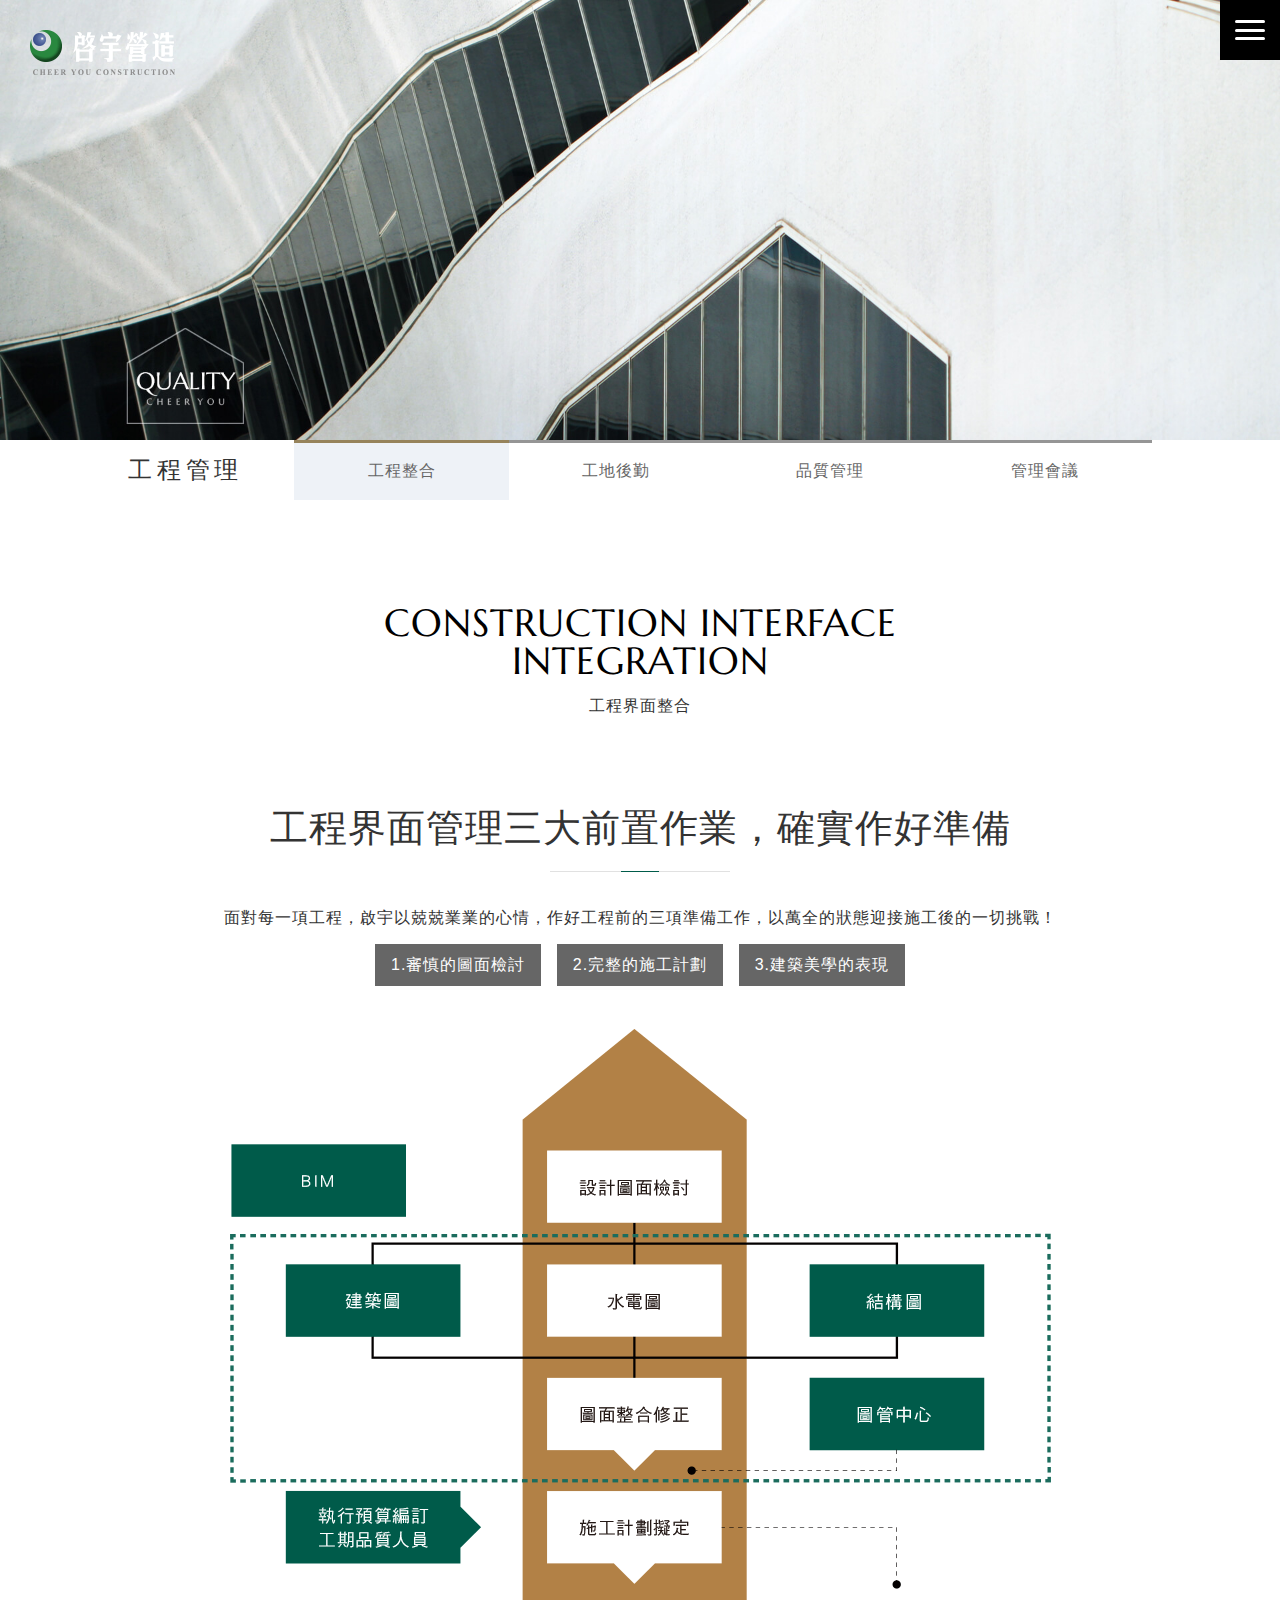
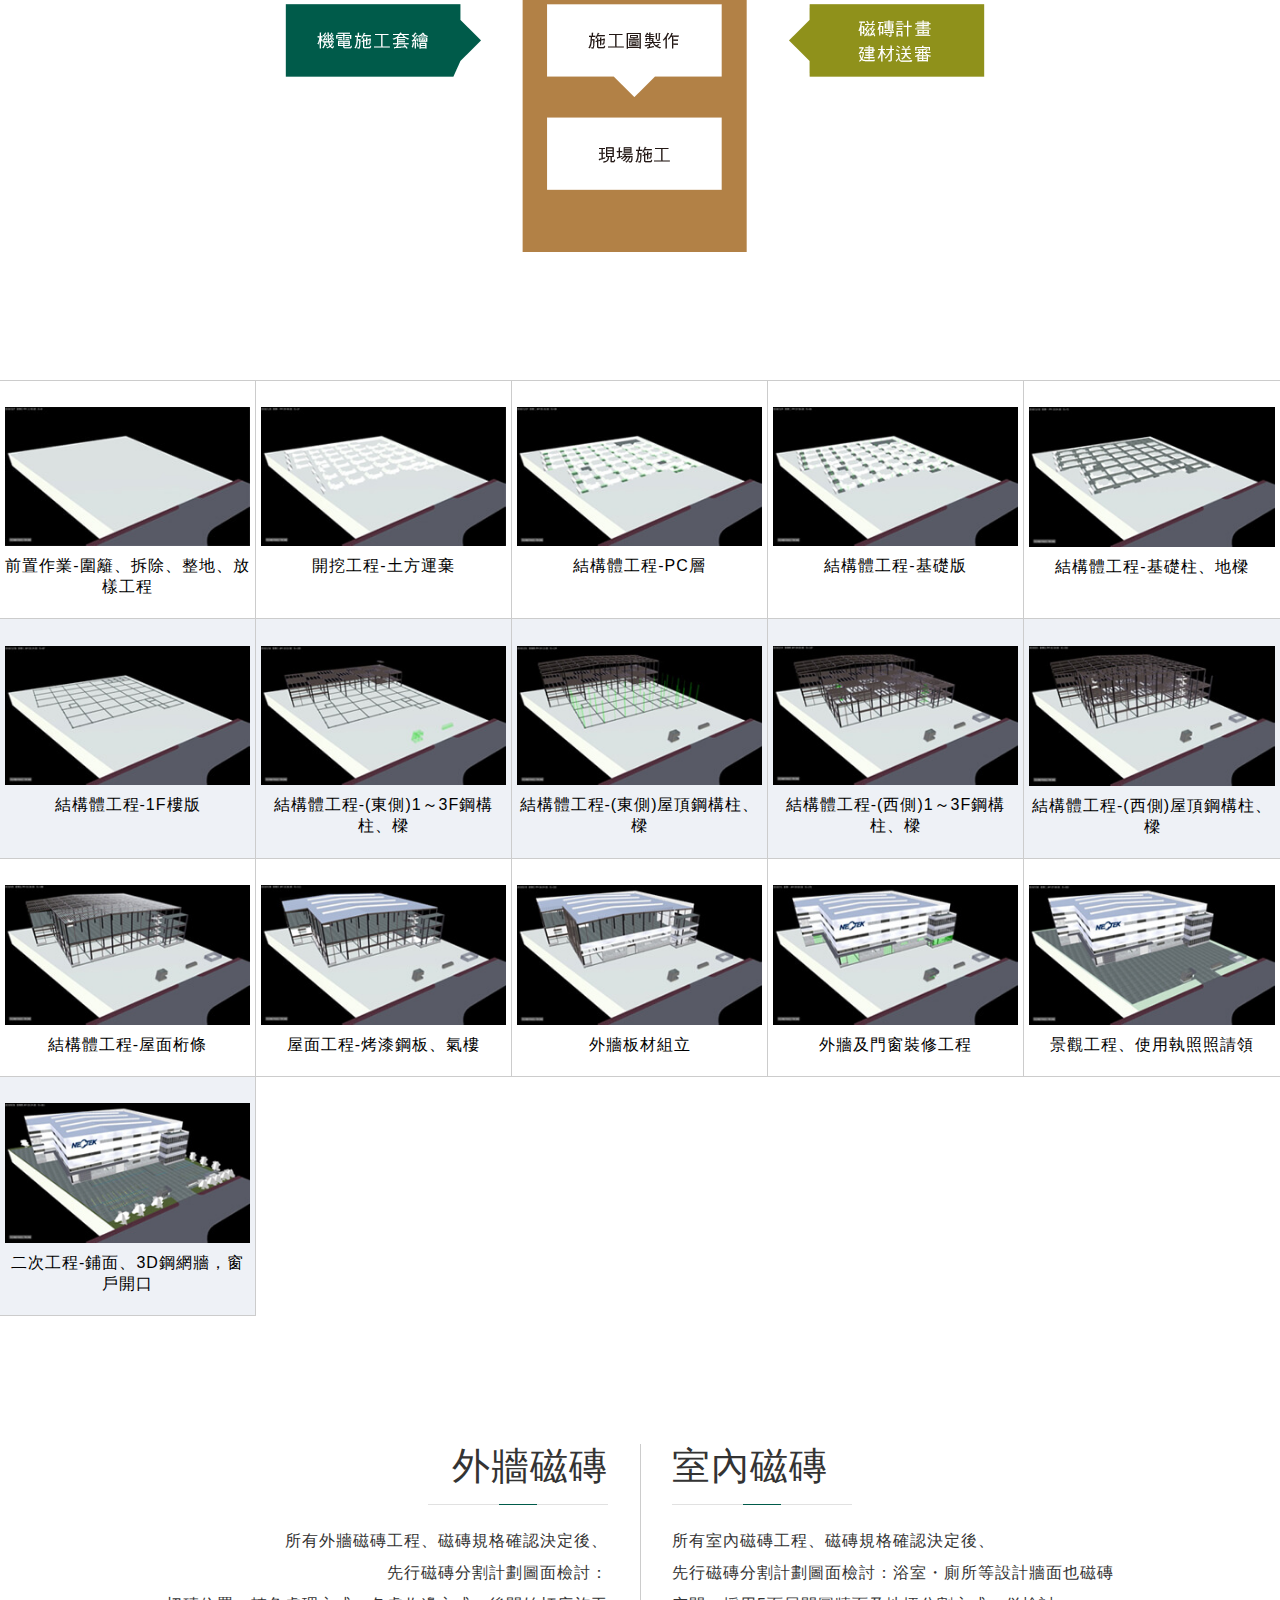
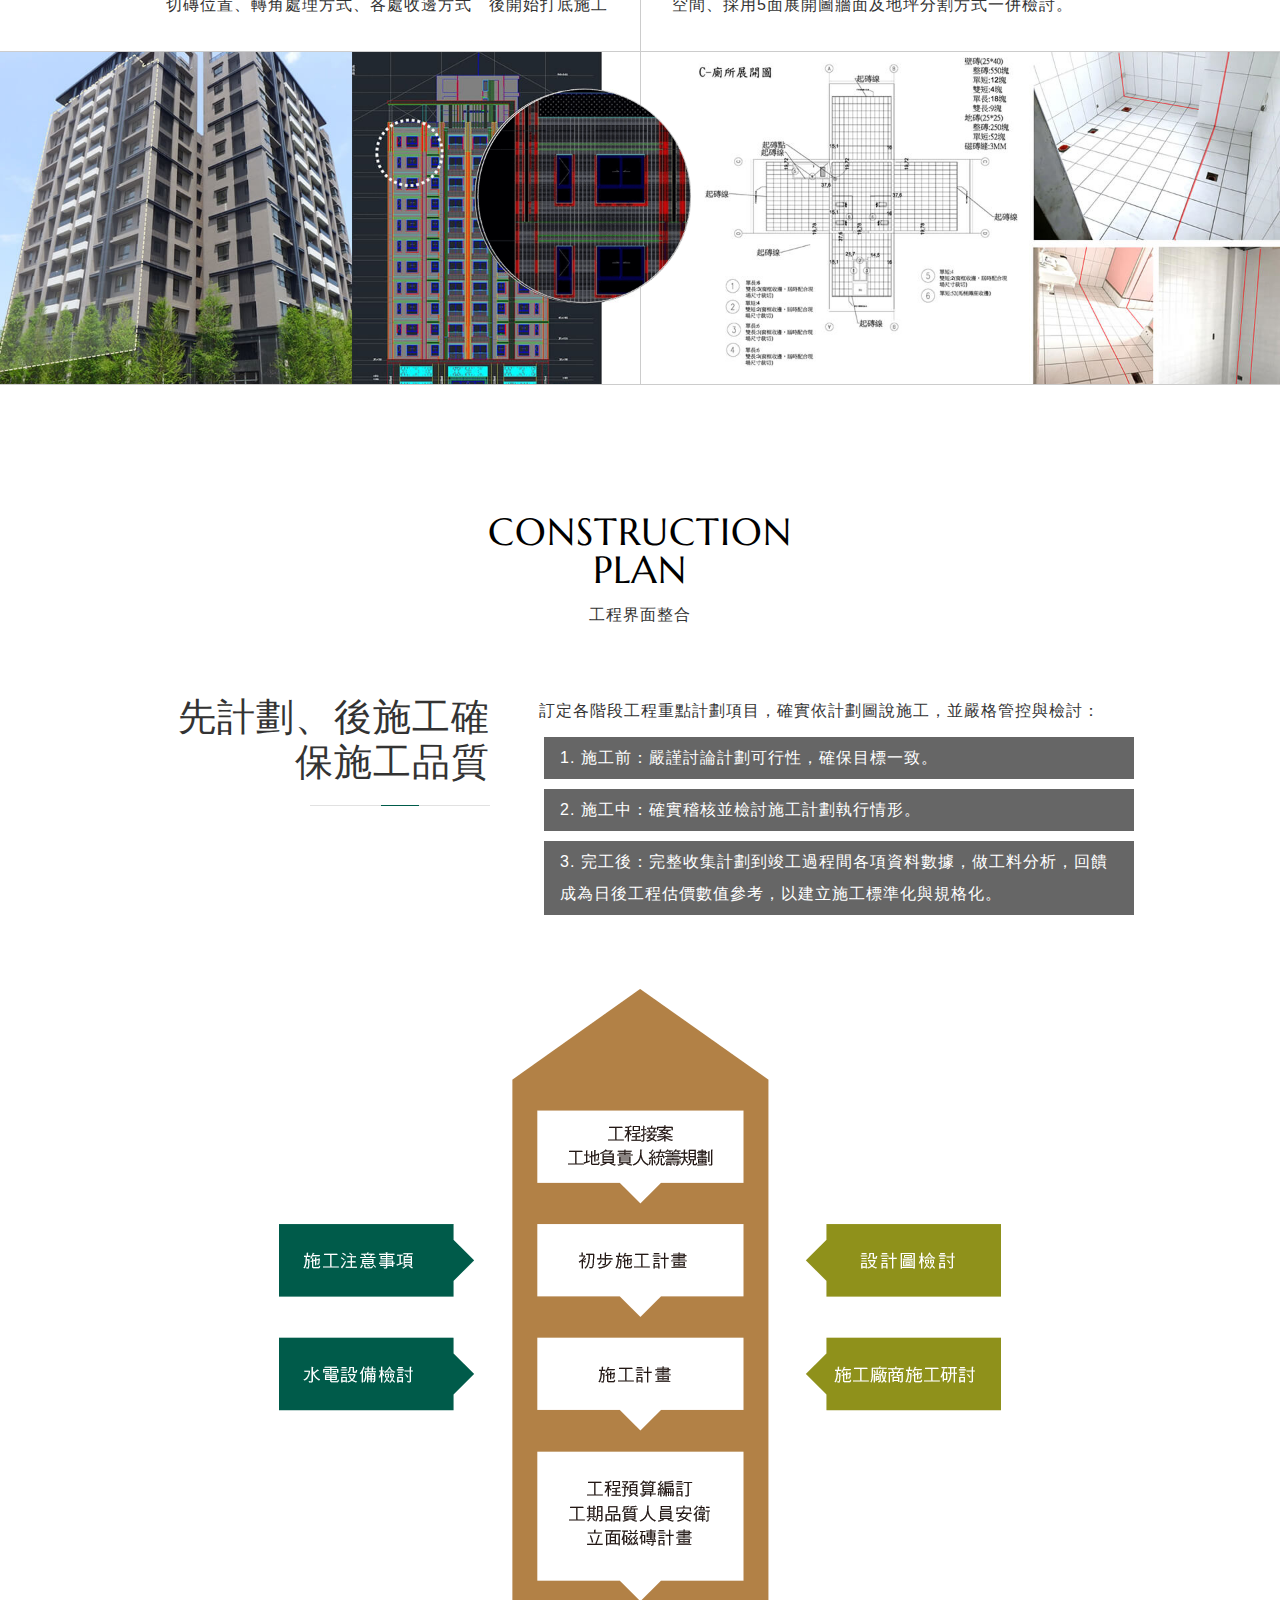
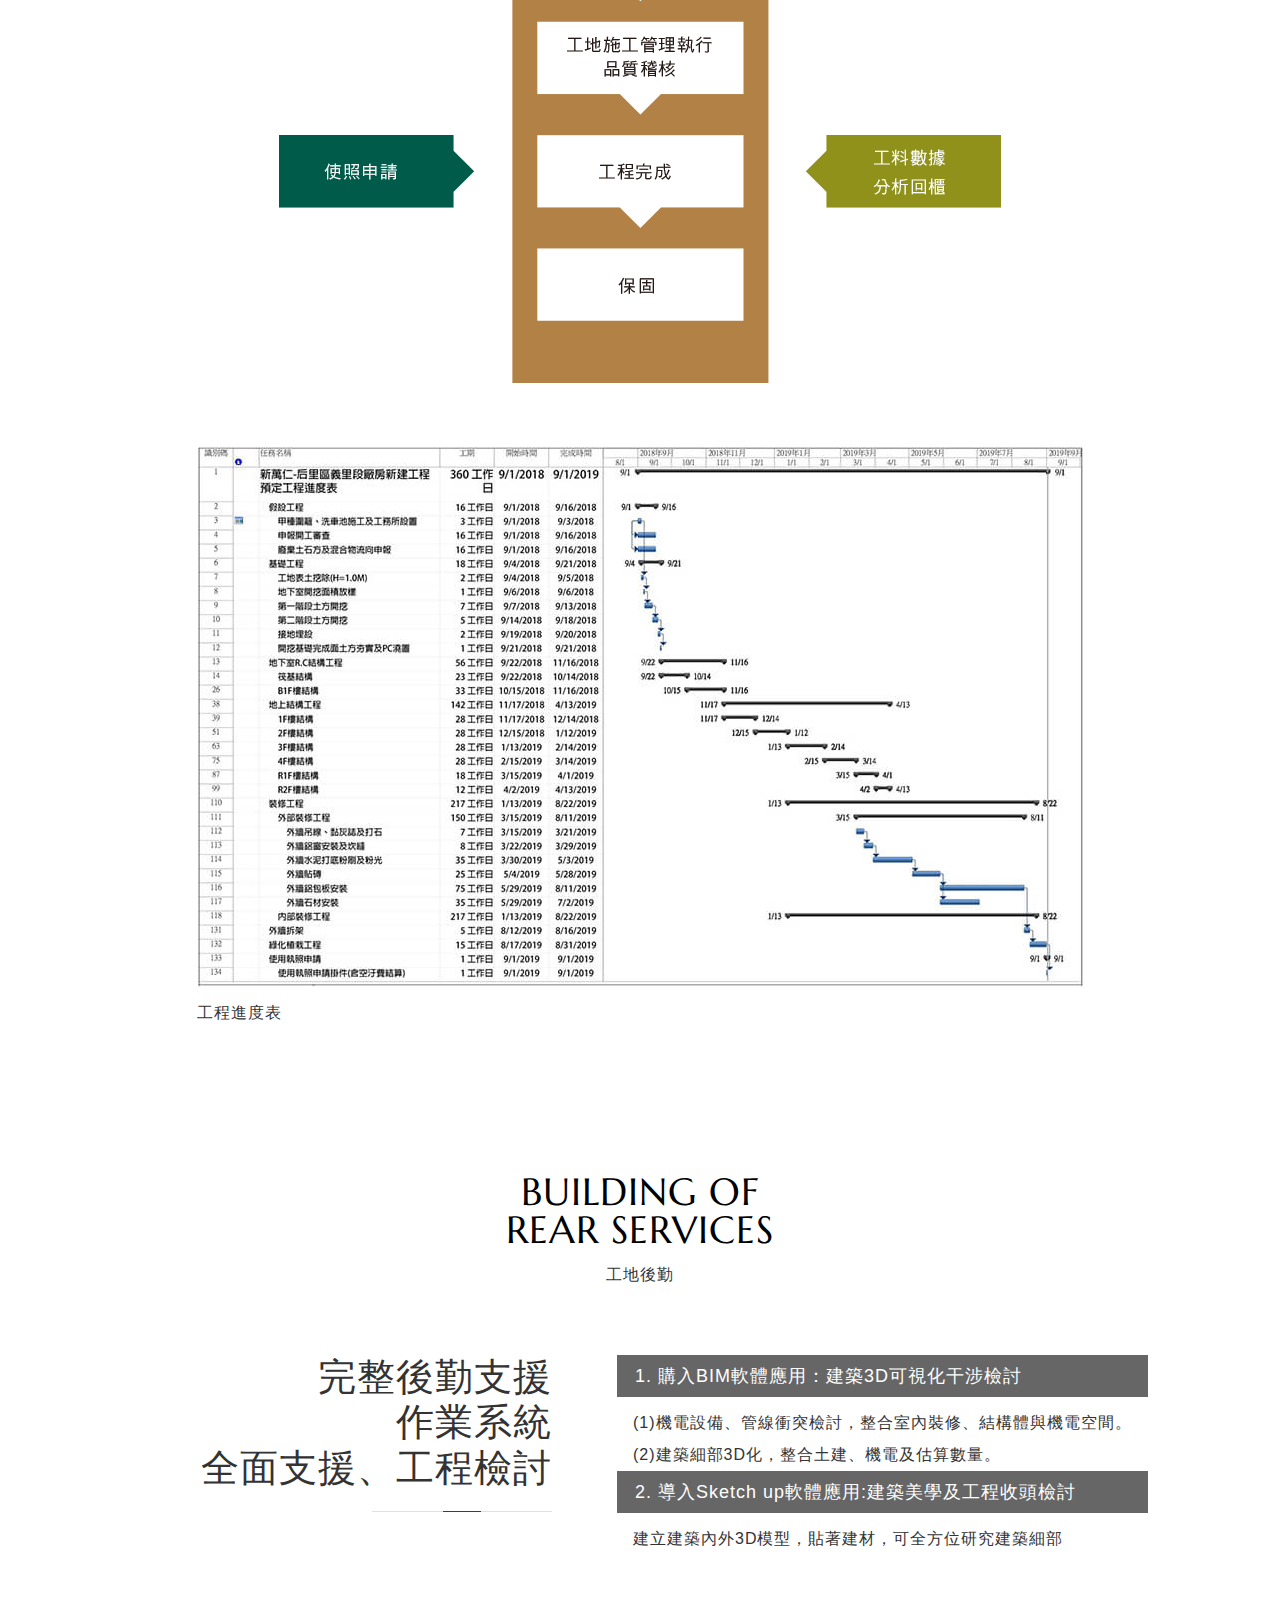
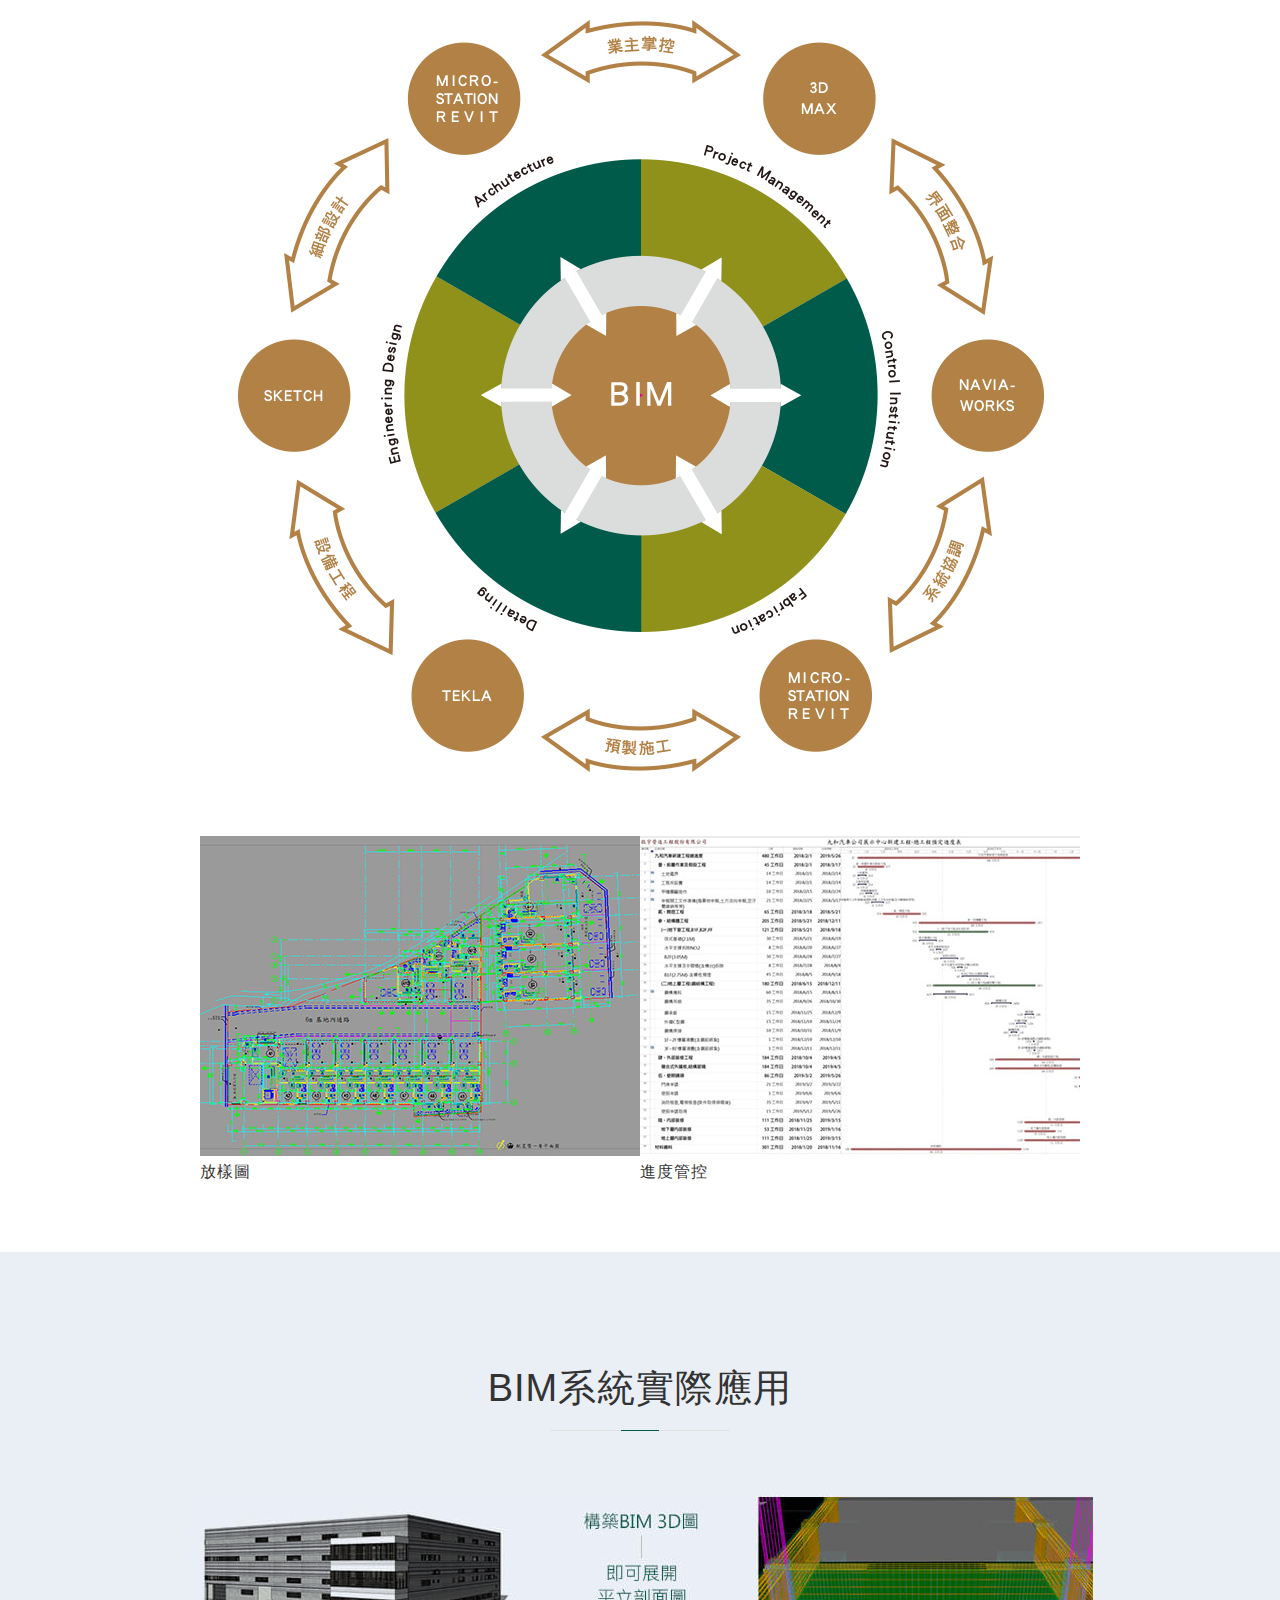
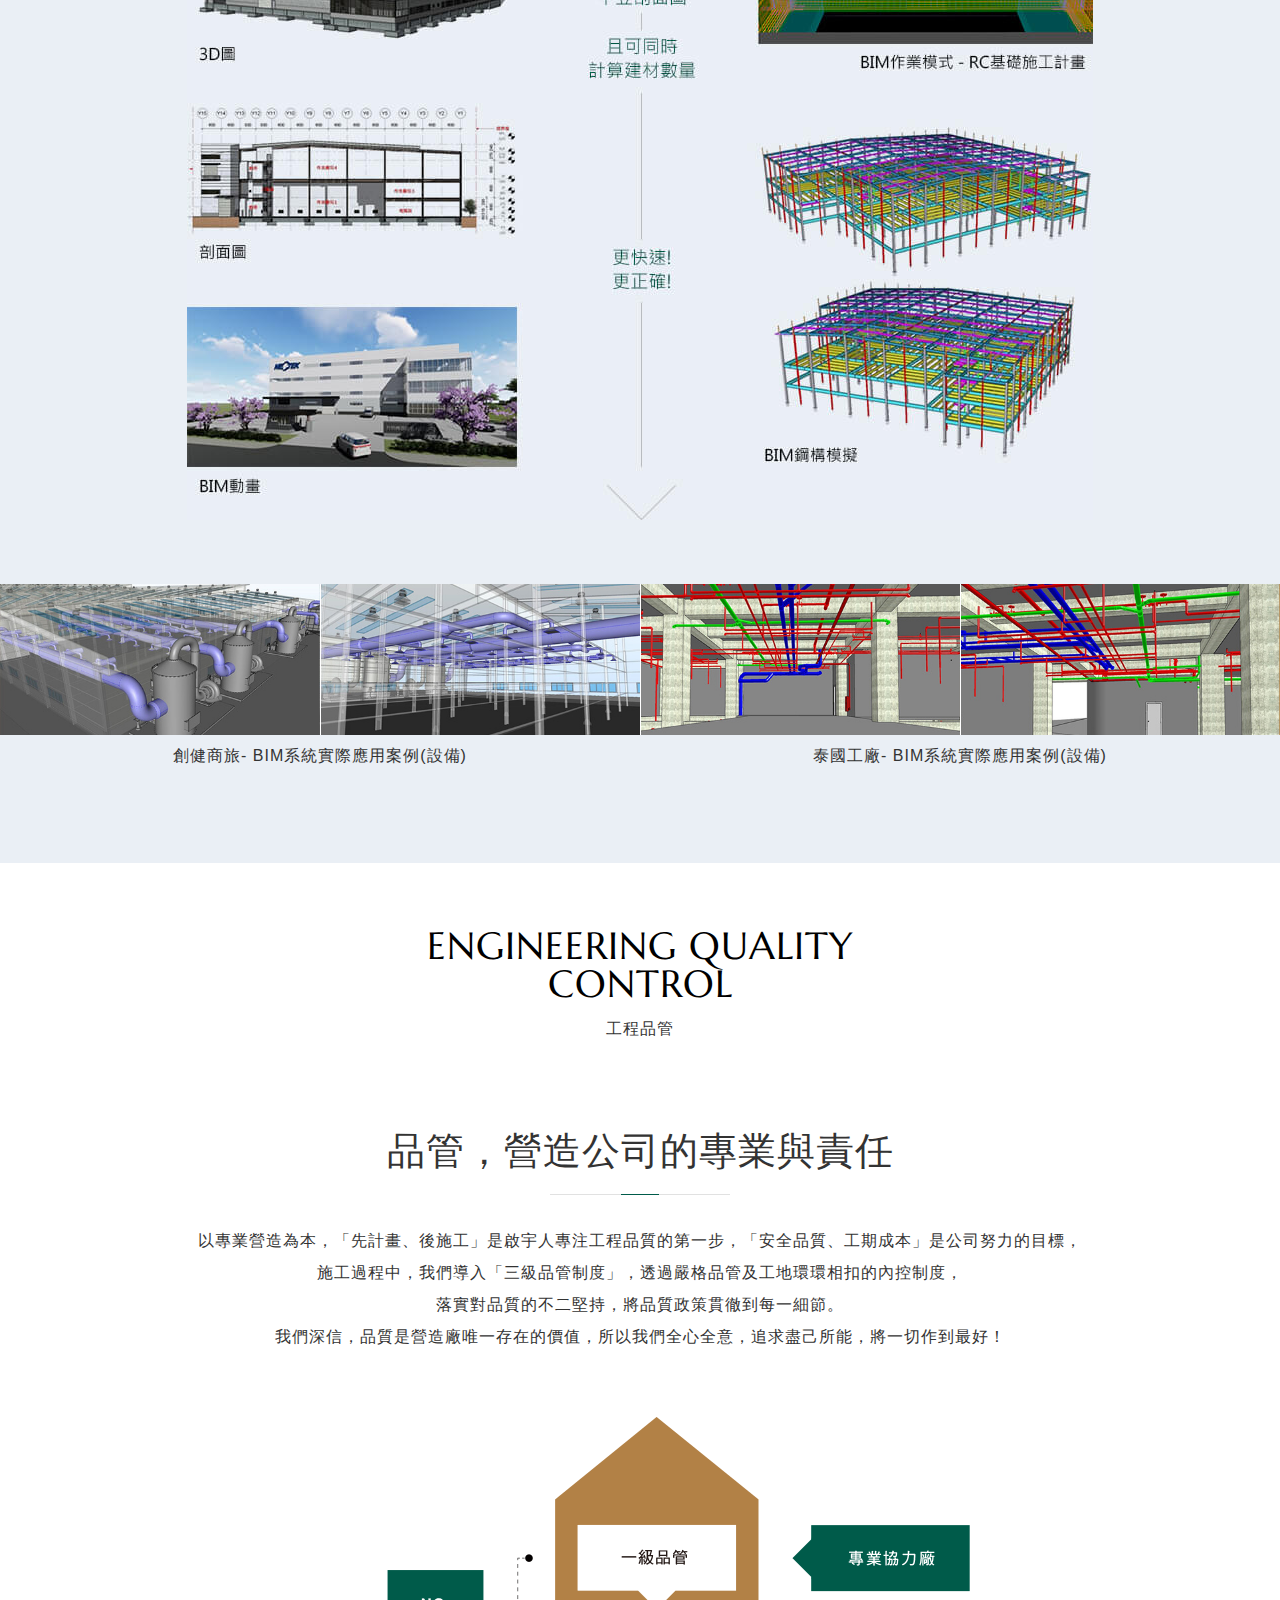
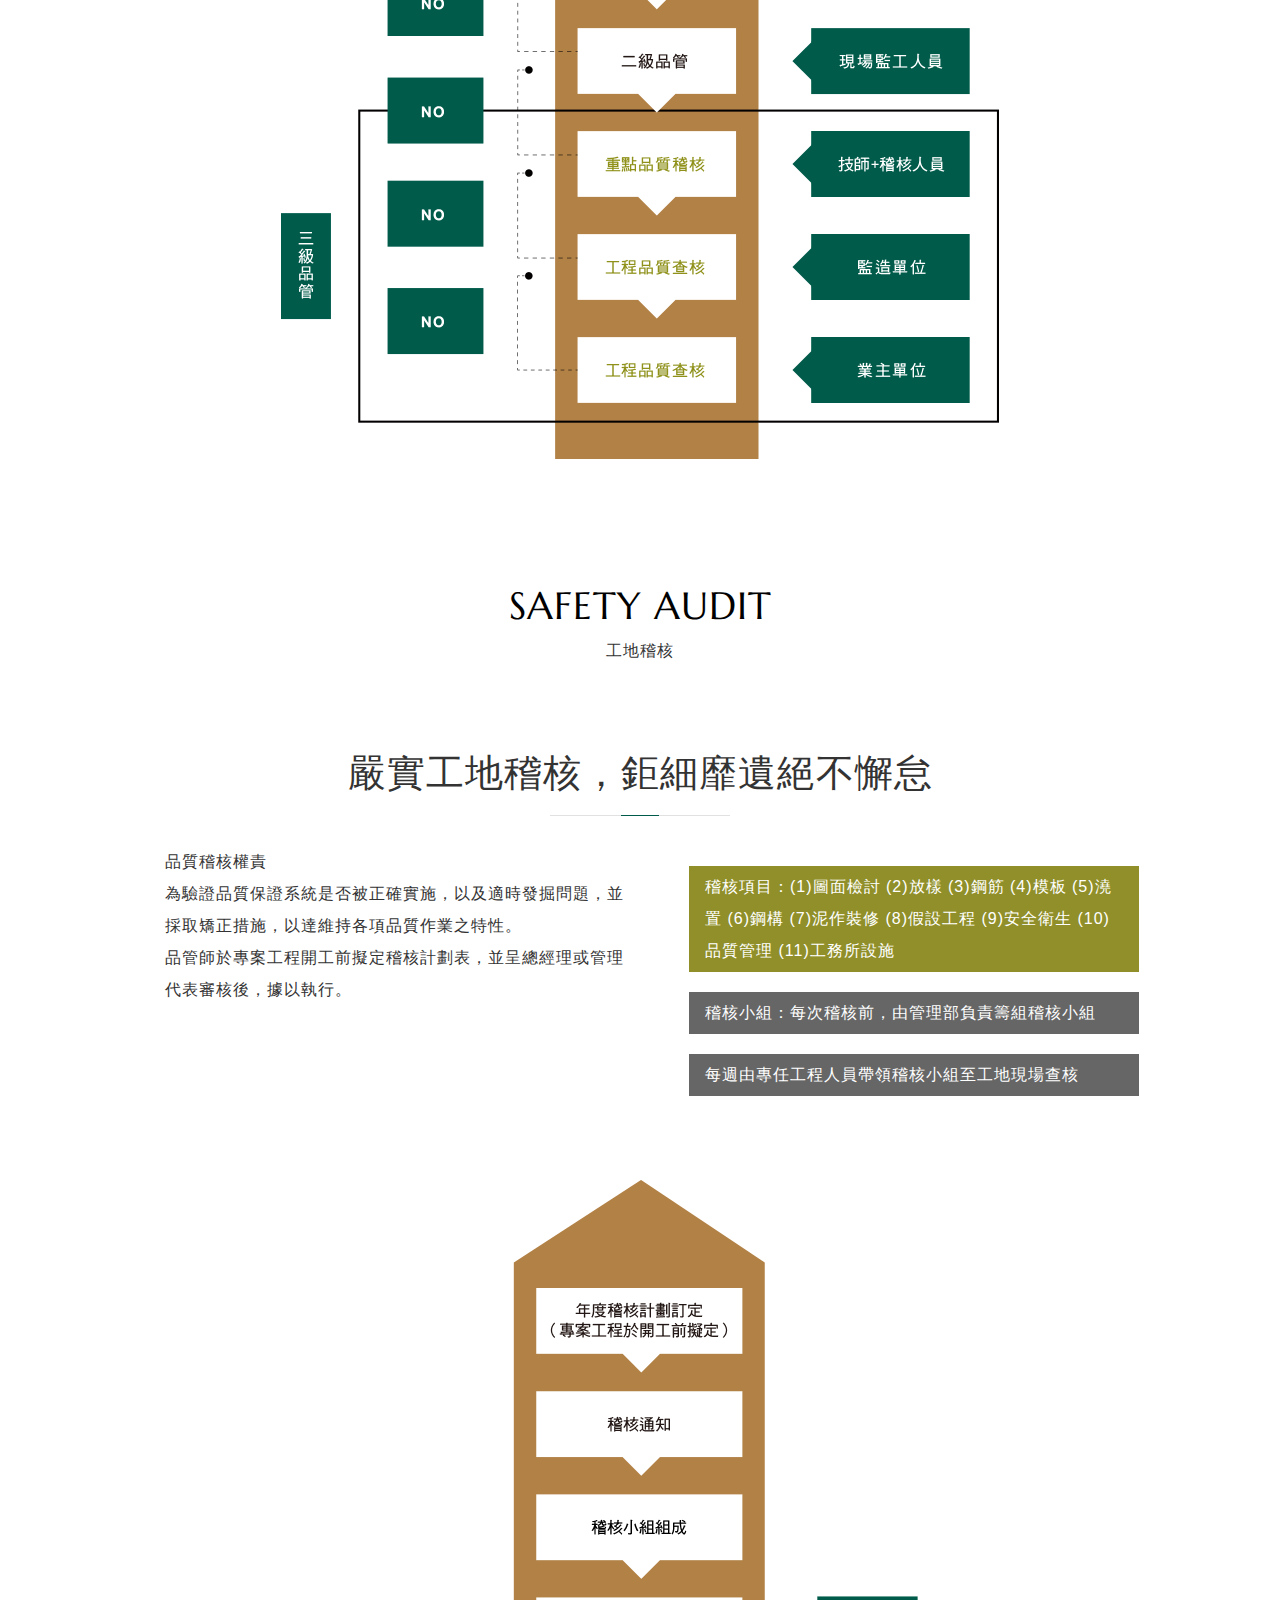
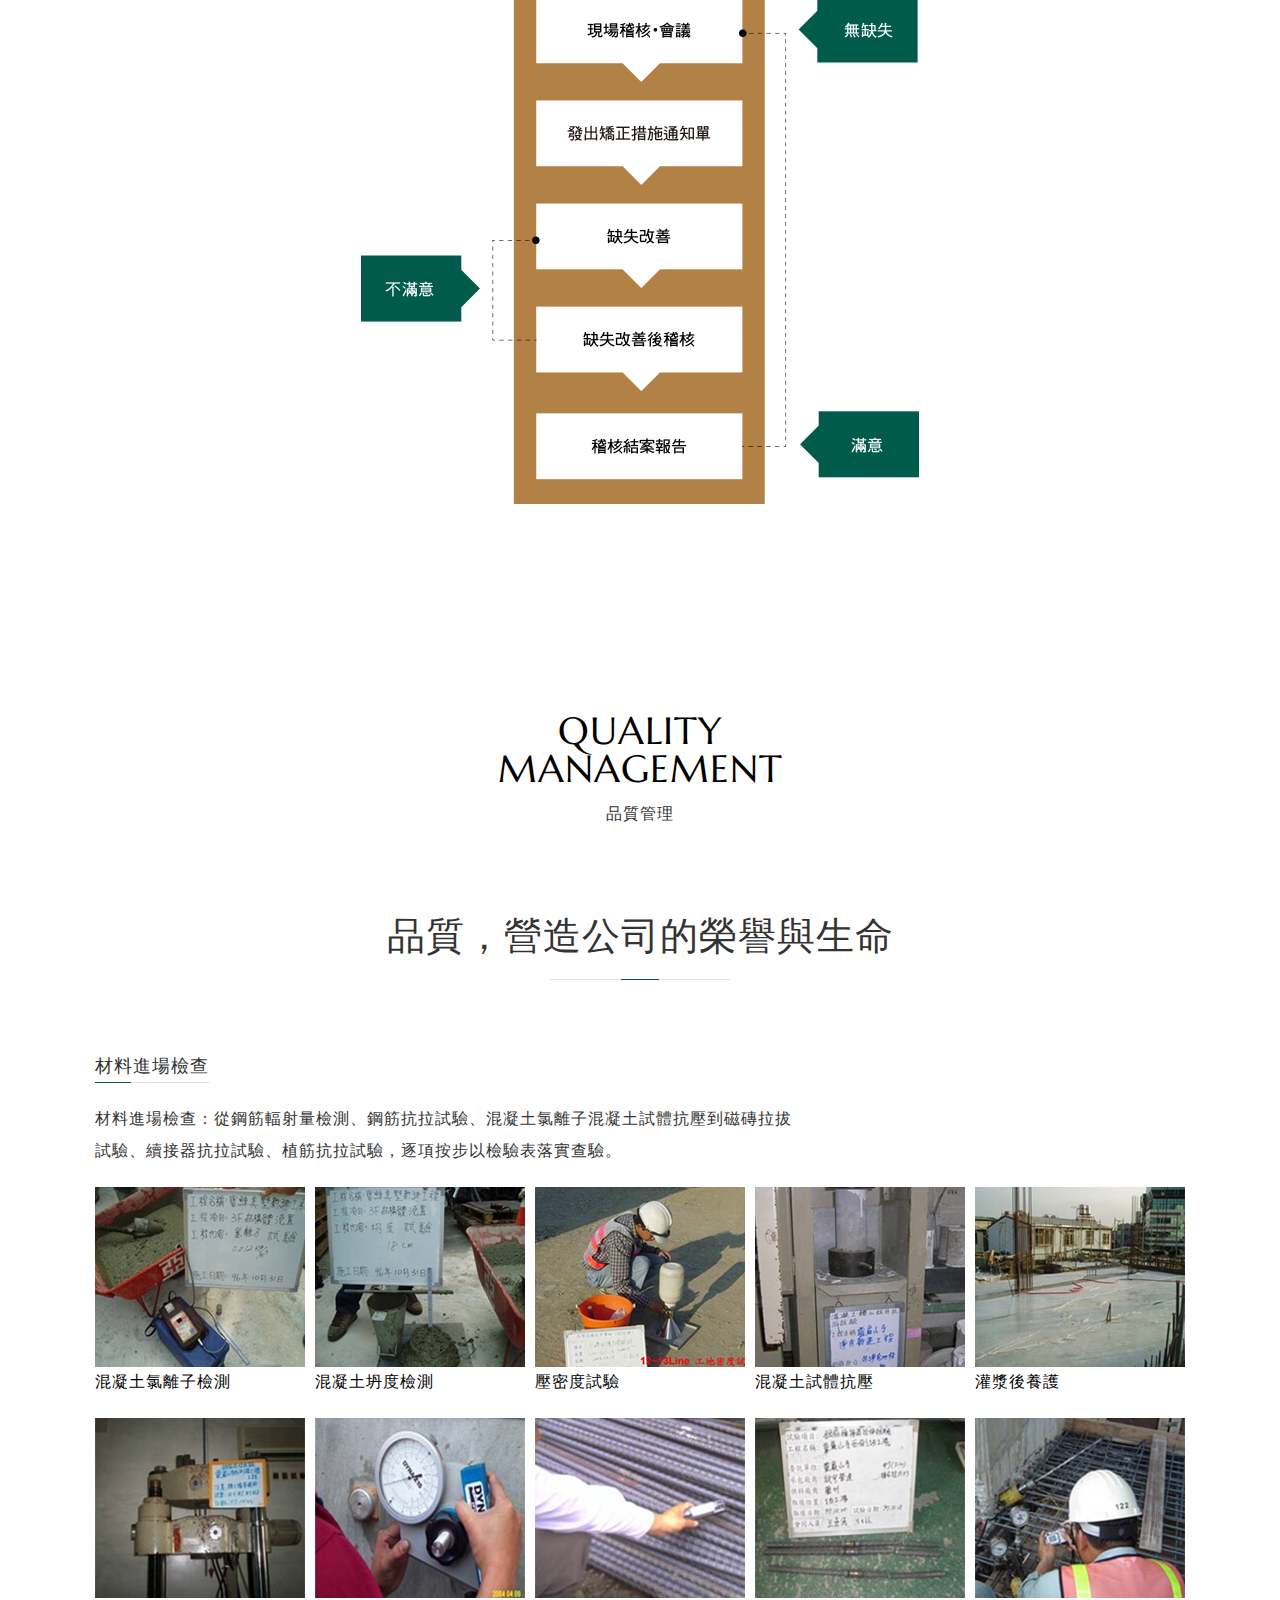
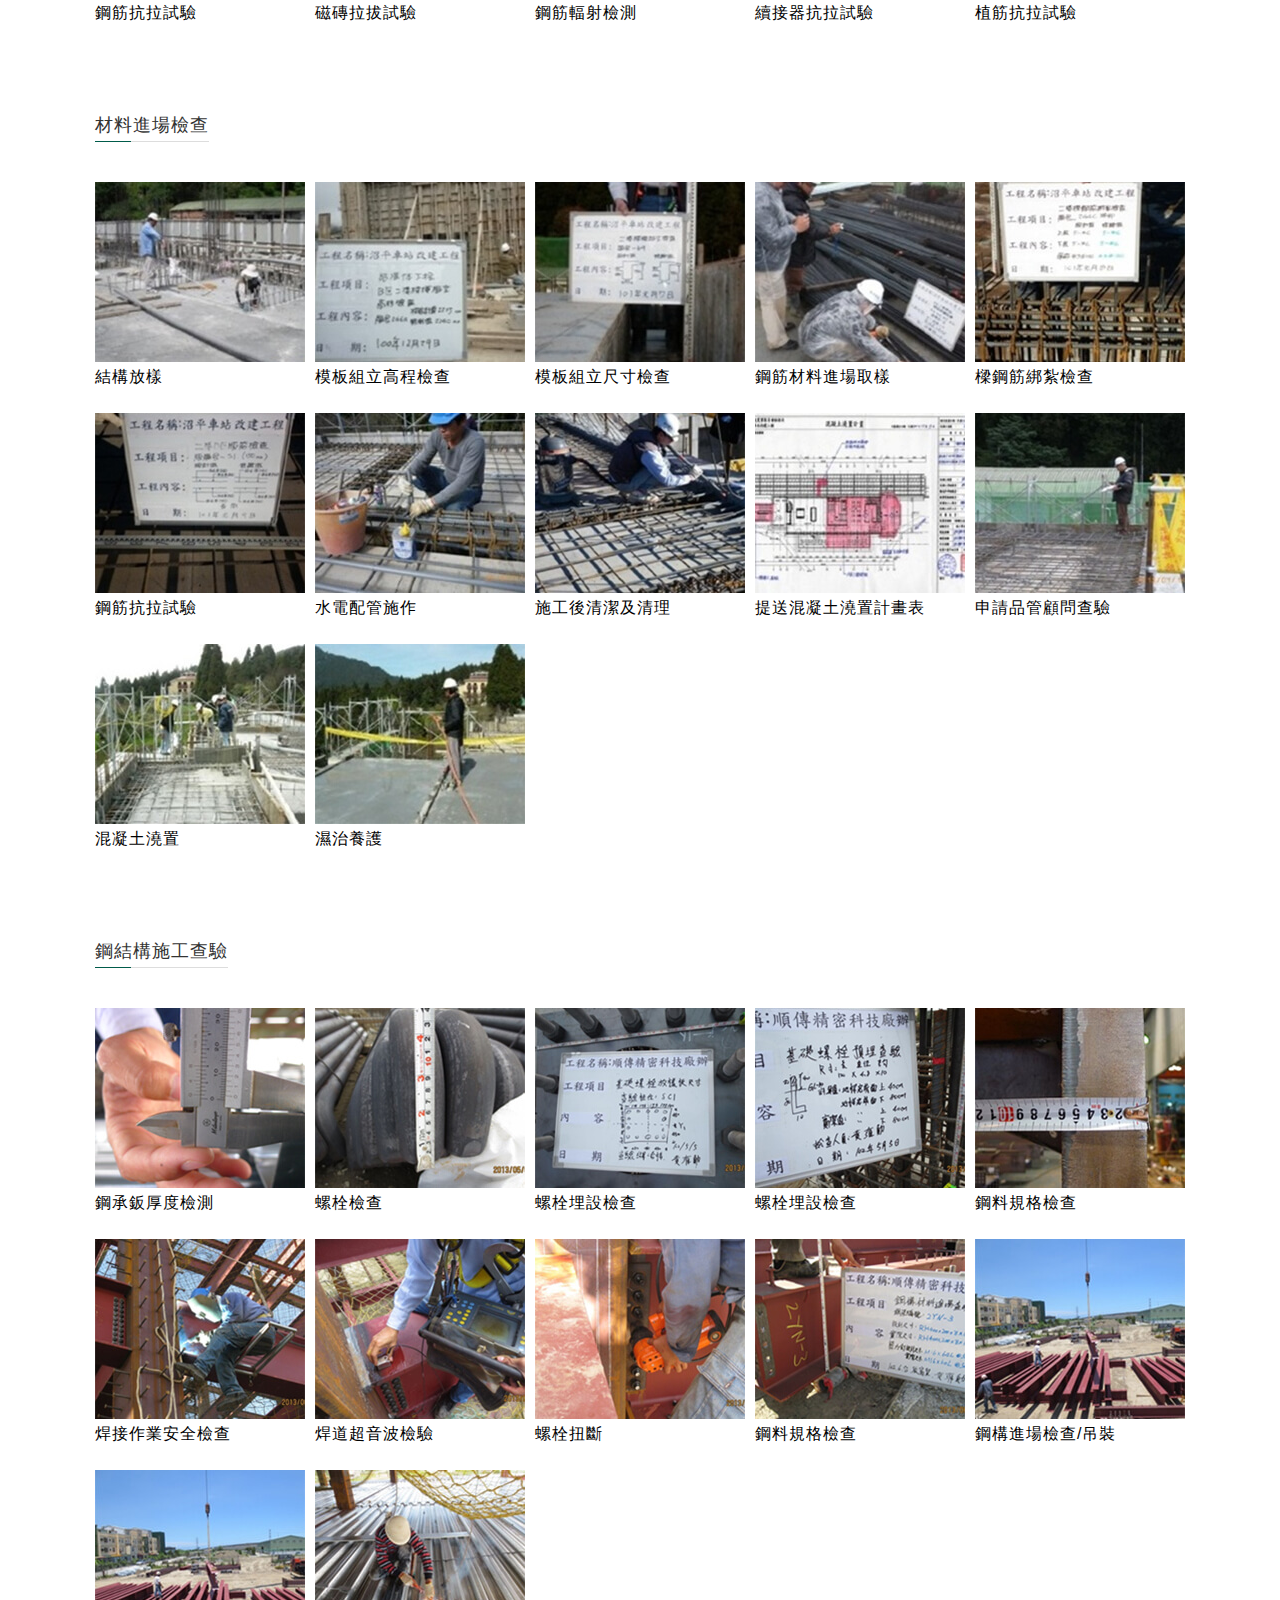
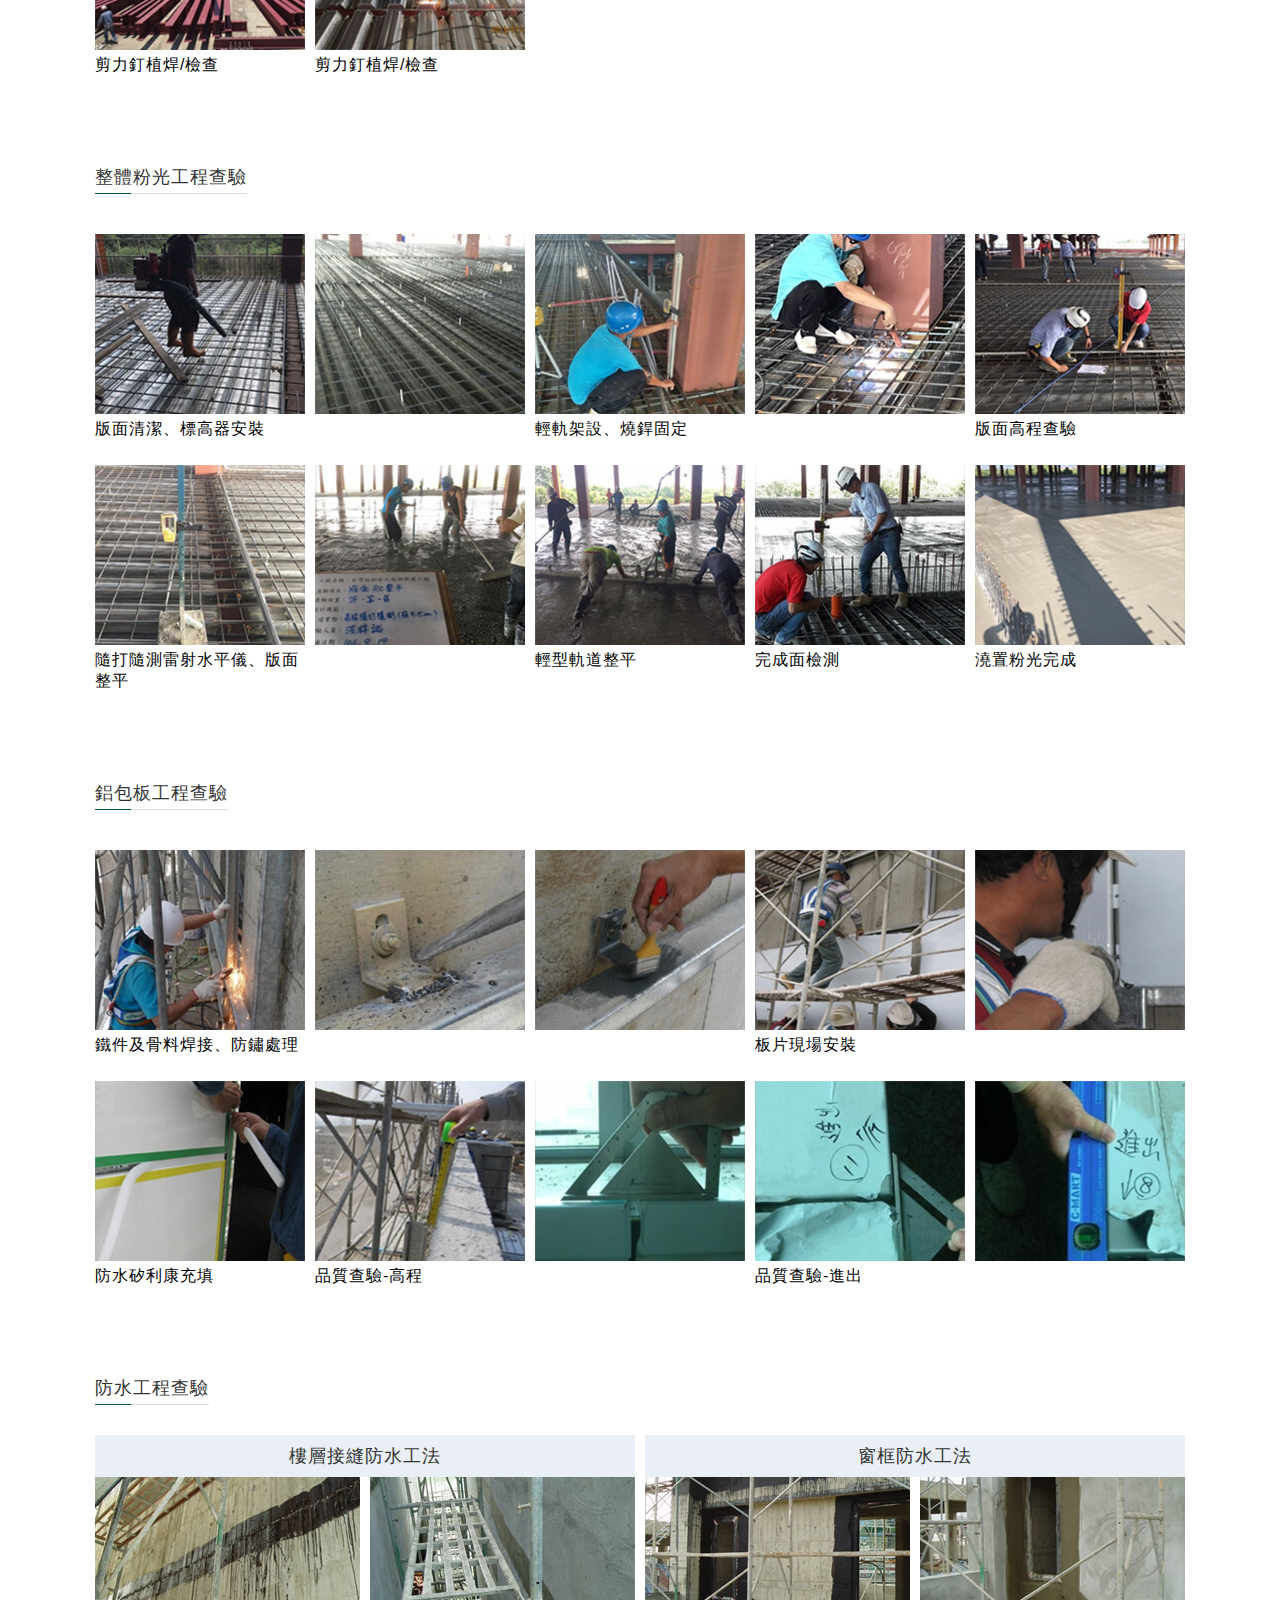
<file: quality.html>
<html lang="en">
  <head>
    <meta http-equiv="Content-Type" name="viewport" content="width=device-width, initial-scale=1.0, maximum-scale=3.0, user-scalable=1" charset="UTF-8"/>
    <title>啟宇營造</title>
    <!-- css-->
    <link rel="stylesheet" href="./assets/css/reset.css"/>
    <link rel="stylesheet" href="./assets/scripts/fancybox/jquery.fancybox.min.css"/>
    <link rel="stylesheet" href="./assets/css/layout.css"/>
    <!-- javascript-->
    <script src="./assets/scripts/jquery/jquery-3.3.1.min.js"></script>
    <script src="./assets/scripts/jquery/jquery-migrate-3.0.0.min.js"></script>
    <script src="./assets/scripts/fancybox/jquery.fancybox.min.js"></script>
    <script src="./assets/scripts/custom.js"></script>
  </head>
  <body>
    <header id="header"><a class="logo" href="index.html" title="啟宇營造"><img src="./assets/images/logo-cheeryou.png" alt=""/></a><a class="btn-hamburger">
        <div class="menu--effect">
          <div class="menu__icon">
            <div class="menu__line menu__line--1"></div>
            <div class="menu__line menu__line--2"></div>
            <div class="menu__line menu__line--3"></div>
            <div class="menu__line menu__line--4"></div>
            <div class="menu__line menu__line--5"></div>
          </div>
        </div></a></header>
    <nav id="menu">
      <ul class="clearfix">
        <li><a href="idea.html">經營理念</a></li>
        <li><a href="about.html">公司簡介</a><a href="about.html#1">公司沿革</a><a href="about.html#2">經營團隊</a><a href="about.html#3">永續經營</a></li>
        <li><a href="quality.html">工程管理</a><a href="quality.html#1">工程整合</a><a href="quality.html#2">工地後勤</a><a href="quality.html#3">品質管理</a><a href="quality.html#4">管理會議</a></li>
        <li><a href="advanced.html">先進流程</a><a href="advanced.html#1">財會系統</a><a href="advanced.html#2">資訊網站</a></li>
        <li><a href="classic.html">榮耀實績</a></li>
        <li><a href="news.html">最新消息</a></li>
        <li><a href="service.html">聯絡我們</a><a href="service.html#1">經營團隊</a><a href="service.html#2">永續經營</a></li>
      </ul>
    </nav>
    <div id="quality">
      <div id="banner"><img src="./assets/images/banner/quality.jpg" alt=""/></div>
      <div id="main">
        <div id="subMenu">
          <h2>工程管理</h2>
          <nav><a class="active">工程整合</a><a>工地後勤</a><a>品質管理</a><a>管理會議</a></nav>
        </div>
        <div id="slidePage">
          <section>
            <div class="interface"> 
              <h2 class="title-unit"><span>Construction Interface<br>Integration</span><span>工程界面整合</span></h2>
              <h3 class="title-slogan">工程界面管理三大前置作業，確實作好準備</h3>
              <div class="txt-center">面對每一項工程，啟宇以兢兢業業的心情，作好工程前的三項準備工作，以萬全的狀態迎接施工後的一切挑戰！</div>
              <ol class="list-decimal">
                <li>1.審慎的圖面檢討</li>
                <li>2.完整的施工計劃</li>
                <li>3.建築美學的表現</li>
              </ol><img src="./assets/images/quality/interface.png" alt=""/>
              <div class="model"><a data-caption="前置作業-圍籬、拆除、整地、放樣工程" data-fancybox="images" href="./assets/images/quality/interface-model/pic-1-large.jpg"><img src="./assets/images/quality/interface-model/pic-1.jpg" alt=""/>
                  <p>前置作業-圍籬、拆除、整地、放樣工程</p></a><a data-caption="開挖工程-土方運棄" data-fancybox="images" href="./assets/images/quality/interface-model/pic-2-large.jpg"><img src="./assets/images/quality/interface-model/pic-2.jpg" alt=""/>
                  <p>開挖工程-土方運棄</p></a><a data-caption="結構體工程-PC層" data-fancybox="images" href="./assets/images/quality/interface-model/pic-3-large.jpg"><img src="./assets/images/quality/interface-model/pic-3.jpg" alt=""/>
                  <p>結構體工程-PC層</p></a><a data-caption="結構體工程-基礎版" data-fancybox="images" href="./assets/images/quality/interface-model/pic-4-large.jpg"><img src="./assets/images/quality/interface-model/pic-4.jpg" alt=""/>
                  <p>結構體工程-基礎版</p></a><a data-caption="結構體工程-基礎柱、地樑" data-fancybox="images" href="./assets/images/quality/interface-model/pic-5-large.jpg"><img src="./assets/images/quality/interface-model/pic-5.jpg" alt=""/>
                  <p>結構體工程-基礎柱、地樑</p></a><a data-caption="結構體工程-1F樓版" data-fancybox="images" href="./assets/images/quality/interface-model/pic-6-large.jpg"><img src="./assets/images/quality/interface-model/pic-6.jpg" alt=""/>
                  <p>結構體工程-1F樓版</p></a><a data-caption="結構體工程-(東側)1～3F鋼構柱、樑" data-fancybox="images" href="./assets/images/quality/interface-model/pic-7-large.jpg"><img src="./assets/images/quality/interface-model/pic-7.jpg" alt=""/>
                  <p>結構體工程-(東側)1～3F鋼構柱、樑</p></a><a data-caption="結構體工程-(東側)屋頂鋼構柱、樑" data-fancybox="images" href="./assets/images/quality/interface-model/pic-8-large.jpg"><img src="./assets/images/quality/interface-model/pic-8.jpg" alt=""/>
                  <p>結構體工程-(東側)屋頂鋼構柱、樑</p></a><a data-caption="結構體工程-(西側)1～3F鋼構柱、樑" data-fancybox="images" href="./assets/images/quality/interface-model/pic-9-large.jpg"><img src="./assets/images/quality/interface-model/pic-9.jpg" alt=""/>
                  <p>結構體工程-(西側)1～3F鋼構柱、樑</p></a><a data-caption="結構體工程-(西側)屋頂鋼構柱、樑" data-fancybox="images" href="./assets/images/quality/interface-model/pic-10-large.jpg"><img src="./assets/images/quality/interface-model/pic-10.jpg" alt=""/>
                  <p>結構體工程-(西側)屋頂鋼構柱、樑</p></a><a data-caption="結構體工程-屋面桁條" data-fancybox="images" href="./assets/images/quality/interface-model/pic-11-large.jpg"><img src="./assets/images/quality/interface-model/pic-11.jpg" alt=""/>
                  <p>結構體工程-屋面桁條</p></a><a data-caption="屋面工程-烤漆鋼板、氣樓" data-fancybox="images" href="./assets/images/quality/interface-model/pic-12-large.jpg"><img src="./assets/images/quality/interface-model/pic-12.jpg" alt=""/>
                  <p>屋面工程-烤漆鋼板、氣樓</p></a><a data-caption="外牆板材組立" data-fancybox="images" href="./assets/images/quality/interface-model/pic-13-large.jpg"><img src="./assets/images/quality/interface-model/pic-13.jpg" alt=""/>
                  <p>外牆板材組立</p></a><a data-caption="外牆及門窗裝修工程" data-fancybox="images" href="./assets/images/quality/interface-model/pic-14-large.jpg"><img src="./assets/images/quality/interface-model/pic-14.jpg" alt=""/>
                  <p>外牆及門窗裝修工程</p></a><a data-caption="景觀工程、使用執照照請領" data-fancybox="images" href="./assets/images/quality/interface-model/pic-15-large.jpg"><img src="./assets/images/quality/interface-model/pic-15.jpg" alt=""/>
                  <p>景觀工程、使用執照照請領</p></a><a data-caption="二次工程-鋪面、3D鋼網牆，窗戶開口" data-fancybox="images" href="./assets/images/quality/interface-model/pic-16-large.jpg"><img src="./assets/images/quality/interface-model/pic-16.jpg" alt=""/>
                  <p>二次工程-鋪面、3D鋼網牆，窗戶開口</p></a></div>
              <ul class="tiles">
                <li>
                  <h3 class="title-slogan">外牆磁磚</h3>
                  <p>所有外牆磁磚工程、磁磚規格確認決定後、<br>先行磁磚分割計劃圖面檢討：<br>切磚位置、轉角處理方式、各處收邊方式　後開始打底施工</p>
                  <div class="pic"><img src="./assets/images/quality/tile-point-1.jpg" alt=""/><img class="point" src="./assets/images/quality/tile-point.png" alt=""/></div>
                </li>
                <li>
                  <h3 class="title-slogan">室內磁磚</h3>
                  <p>所有室內磁磚工程、磁磚規格確認決定後、<br>先行磁磚分割計劃圖面檢討：浴室・廁所等設計牆面也磁磚<br>空間、採用5面展開圖牆面及地坪分割方式一併檢討。</p><img src="./assets/images/quality/tile-point-2.jpg" alt=""/>
                </li>
              </ul>
              <div class="plan">
                <h2 class="title-unit"><span>Construction<br>Plan</span><span>工程界面整合</span></h2>
                <ul class="halfBox">
                  <li>
                    <section>
                      <h3 class="title-slogan">先計劃、後施工確保施工品質</h3>
                    </section>
                  </li>
                  <li>
                    <section>
                      <p>訂定各階段工程重點計劃項目，確實依計劃圖說施工，並嚴格管控與檢討：</p>
                      <ol>
                        <li>1. 施工前：嚴謹討論計劃可行性，確保目標一致。</li>
                        <li>2. 施工中：確實稽核並檢討施工計劃執行情形。</li>
                        <li>3. 完工後：完整收集計劃到竣工過程間各項資料數據，做工料分析，回饋成為日後工程估價數值參考，以建立施工標準化與規格化。</li>
                      </ol>
                    </section>
                  </li>
                </ul><img src="./assets/images/quality/plan.png" alt=""/>
                <div class="charts"><img src="./assets/images/quality/interface-charts.jpg" alt=""/>
                  <p>工程進度表</p>
                </div>
              </div>
            </div>
          </section>
          <section>
            <div class="rearServices">
              <h2 class="title-unit"><span>Building Of<br>Rear Services </span><span>工地後勤</span></h2>
              <div class="rear">
                <ul class="halfBox">
                  <li>
                    <section>
                      <h3 class="title-slogan">完整後勤支援<br>作業系統<br>全面支援、工程檢討</h3>
                    </section>
                  </li>
                  <li>
                    <section>
                      <ol>
                        <li>
                          <h6>1. 購入BIM軟體應用：建築3D可視化干涉檢討</h6>
                          <p>(1)機電設備、管線衝突檢討，整合室內裝修、結構體與機電空間。</p>
                          <p>(2)建築細部3D化，整合土建、機電及估算數量。</p>
                        </li>
                        <li>
                          <h6>2. 導入Sketch up軟體應用:建築美學及工程收頭檢討</h6>
                          <p>建立建築內外3D模型，貼著建材，可全方位研究建築細部</p>
                        </li>
                      </ol>
                    </section>
                  </li>
                </ul><img class="bim" src="./assets/images/quality/rear-BIM.png" alt=""/>
                <ul class="data">
                  <li><img src="./assets/images/quality/rear-flat.jpg" alt=""/>
                    <p>放樣圖</p>
                  </li>
                  <li><img src="./assets/images/quality/rear-progress.jpg" alt=""/>
                    <p>進度管控</p>
                  </li>
                </ul>
              </div>
              <div class="bim-application">
                <h3 class="title-slogan">BIM系統實際應用</h3><img class="bim" src="./assets/images/quality/rear-BIM-3d.jpg" alt=""/>
                <ul class="rowlist">
                  <li><img src="./assets/images/quality/rear-BIM-3d-1.jpg" alt=""/>
                    <p>創健商旅- BIM系統實際應用案例(設備)</p>
                  </li>
                  <li><img src="./assets/images/quality/rear-BIM-3d-2.jpg" alt=""/>
                    <p>泰國工廠- BIM系統實際應用案例(設備)</p>
                  </li>
                </ul>
              </div>
              <div class="qualityControl">
                <h2 class="title-unit"><span>Engineering Quality<br>Control</span><span>工程品管</span></h2>
                <h3 class="title-slogan">品管，營造公司的專業與責任</h3>
                <div class="txt-center">以專業營造為本，「先計畫、後施工」是啟宇人專注工程品質的第一步，「安全品質、工期成本」是公司努力的目標，<br>施工過程中，我們導入「三級品管制度」，透過嚴格品管及工地環環相扣的內控制度，<br>落實對品質的不二堅持，將品質政策貫徹到每一細節。<br>我們深信，品質是營造廠唯一存在的價值，所以我們全心全意，追求盡己所能，將一切作到最好！</div><img src="./assets/images/quality/qualityControl.png" alt=""/>
              </div>
              <div class="audit">
                <h2 class="title-unit"><span>SAFETY AUDIT</span><span>工地稽核</span></h2>
                <h3 class="title-slogan">嚴實工地稽核，鉅細靡遺絕不懈怠</h3>
                <ul class="halfBox">
                  <li>
                    <section>
                      品質稽核權責<br>
                      為驗證品質保證系統是否被正確實施，以及適時發掘問題，並採取矯正措施，以達維持各項品質作業之特性。<br>
                      品管師於專案工程開工前擬定稽核計劃表，並呈總經理或管理代表審核後，據以執行。
                    </section>
                  </li>
                  <li>
                    <section>
                      <p class="green">稽核項目：(1)圖面檢討 (2)放樣 (3)鋼筋 (4)模板 (5)澆置 (6)鋼構 (7)泥作裝修 (8)假設工程 (9)安全衛生 (10)品質管理 (11)工務所設施</p>
                      <p>稽核小組：每次稽核前，由管理部負責籌組稽核小組</p>
                      <p>每週由專任工程人員帶領稽核小組至工地現場查核</p>
                    </section>
                  </li>
                </ul><img src="./assets/images/quality/audit.png" alt=""/>
              </div>
            </div>
          </section>
          <section>
            <div class="management">
              <h2 class="title-unit"><span>QUALITY<br>MANAGEMENT</span><span>品質管理</span></h2>
              <h3 class="title-slogan">品質，營造公司的榮譽與生命</h3>
              <div class="qualitylist">
                <h5 class="item">材料進場檢查</h5>
                <p>材料進場檢查：從鋼筋輻射量檢測、鋼筋抗拉試驗、混凝土氯離子混凝土試體抗壓到磁磚拉拔<br>試驗、續接器抗拉試驗、植筋抗拉試驗，逐項按步以檢驗表落實查驗。 </p>
                <div class="pic"><a data-caption="混凝土氯離子檢測" data-fancybox="images-quality" href="./assets/images/quality/management/pic-1/1-large.jpg"><img src="./assets/images/quality/management/pic-1/1.jpg" alt=""/>
                    <p>混凝土氯離子檢測</p></a><a data-caption="混凝土坍度檢測" data-fancybox="images-quality" href="./assets/images/quality/management/pic-1/2-large.jpg"><img src="./assets/images/quality/management/pic-1/2.jpg" alt=""/>
                    <p>混凝土坍度檢測</p></a><a data-caption="壓密度試驗" data-fancybox="images-quality" href="./assets/images/quality/management/pic-1/3-large.jpg"><img src="./assets/images/quality/management/pic-1/3.jpg" alt=""/>
                    <p>壓密度試驗</p></a><a data-caption="混凝土試體抗壓" data-fancybox="images-quality" href="./assets/images/quality/management/pic-1/4-large.jpg"><img src="./assets/images/quality/management/pic-1/4.jpg" alt=""/>
                    <p>混凝土試體抗壓</p></a><a data-caption="灌漿後養護" data-fancybox="images-quality" href="./assets/images/quality/management/pic-1/5-large.jpg"><img src="./assets/images/quality/management/pic-1/5.jpg" alt=""/>
                    <p>灌漿後養護</p></a><a data-caption="鋼筋抗拉試驗" data-fancybox="images-quality" href="./assets/images/quality/management/pic-1/6-large.jpg"><img src="./assets/images/quality/management/pic-1/6.jpg" alt=""/>
                    <p>鋼筋抗拉試驗</p></a><a data-caption="磁磚拉拔試驗" data-fancybox="images-quality" href="./assets/images/quality/management/pic-1/7-large.jpg"><img src="./assets/images/quality/management/pic-1/7.jpg" alt=""/>
                    <p>磁磚拉拔試驗</p></a><a data-caption="鋼筋輻射檢測" data-fancybox="images-quality" href="./assets/images/quality/management/pic-1/8-large.jpg"><img src="./assets/images/quality/management/pic-1/8.jpg" alt=""/>
                    <p>鋼筋輻射檢測</p></a><a data-caption="續接器抗拉試驗" data-fancybox="images-quality" href="./assets/images/quality/management/pic-1/9-large.jpg"><img src="./assets/images/quality/management/pic-1/9.jpg" alt=""/>
                    <p>續接器抗拉試驗</p></a><a data-caption="植筋抗拉試驗" data-fancybox="images-quality" href="./assets/images/quality/management/pic-1/10-large.jpg"><img src="./assets/images/quality/management/pic-1/10.jpg" alt=""/>
                    <p>植筋抗拉試驗</p></a></div>
                <h5 class="item">材料進場檢查</h5>
                <div class="pic"><a data-caption="結構放樣" data-fancybox="images-quality" href="./assets/images/quality/management/pic-2/1-large.jpg"><img src="./assets/images/quality/management/pic-2/1.jpg" alt=""/>
                    <p>結構放樣</p></a><a data-caption="模板組立高程檢查" data-fancybox="images-quality" href="./assets/images/quality/management/pic-2/2-large.jpg"><img src="./assets/images/quality/management/pic-2/2.jpg" alt=""/>
                    <p>模板組立高程檢查</p></a><a data-caption="模板組立尺寸檢查" data-fancybox="images-quality" href="./assets/images/quality/management/pic-2/3-large.jpg"><img src="./assets/images/quality/management/pic-2/3.jpg" alt=""/>
                    <p>模板組立尺寸檢查</p></a><a data-caption="鋼筋材料進場取樣" data-fancybox="images-quality" href="./assets/images/quality/management/pic-2/4-large.jpg"><img src="./assets/images/quality/management/pic-2/4.jpg" alt=""/>
                    <p>鋼筋材料進場取樣</p></a><a data-caption="樑鋼筋綁紮檢查" data-fancybox="images-quality" href="./assets/images/quality/management/pic-2/5-large.jpg"><img src="./assets/images/quality/management/pic-2/5.jpg" alt=""/>
                    <p>樑鋼筋綁紮檢查</p></a><a data-caption="鋼筋抗拉試驗" data-fancybox="images-quality" href="./assets/images/quality/management/pic-2/6-large.jpg"><img src="./assets/images/quality/management/pic-2/6.jpg" alt=""/>
                    <p>鋼筋抗拉試驗</p></a><a data-caption="水電配管施作" data-fancybox="images-quality" href="./assets/images/quality/management/pic-2/7-large.jpg"><img src="./assets/images/quality/management/pic-2/7.jpg" alt=""/>
                    <p>水電配管施作</p></a><a data-caption="施工後清潔及清理" data-fancybox="images-quality" href="./assets/images/quality/management/pic-2/8-large.jpg"><img src="./assets/images/quality/management/pic-2/8.jpg" alt=""/>
                    <p>施工後清潔及清理</p></a><a data-caption="提送混凝土澆置計畫表" data-fancybox="images-quality" href="./assets/images/quality/management/pic-2/9-large.jpg"><img src="./assets/images/quality/management/pic-2/9.jpg" alt=""/>
                    <p>提送混凝土澆置計畫表</p></a><a data-caption="申請品管顧問查驗" data-fancybox="images-quality" href="./assets/images/quality/management/pic-2/10-large.jpg"><img src="./assets/images/quality/management/pic-2/10.jpg" alt=""/>
                    <p>申請品管顧問查驗</p></a><a data-caption="混凝土澆置" data-fancybox="images-quality" href="./assets/images/quality/management/pic-2/11-large.jpg"><img src="./assets/images/quality/management/pic-2/11.jpg" alt=""/>
                    <p>混凝土澆置</p></a><a data-caption="濕治養護" data-fancybox="images-quality" href="./assets/images/quality/management/pic-2/12-large.jpg"><img src="./assets/images/quality/management/pic-2/12.jpg" alt=""/>
                    <p>濕治養護</p></a></div>
                <h5 class="item">鋼結構施工查驗</h5>
                <div class="pic"><a data-caption="鋼承鈑厚度檢測" data-fancybox="images-quality" href="./assets/images/quality/management/pic-3/1-large.jpg"><img src="./assets/images/quality/management/pic-3/1.jpg" alt=""/>
                    <p>鋼承鈑厚度檢測</p></a><a data-caption="螺栓檢查" data-fancybox="images-quality" href="./assets/images/quality/management/pic-3/2-large.jpg"><img src="./assets/images/quality/management/pic-3/2.jpg" alt=""/>
                    <p>螺栓檢查</p></a><a data-caption="螺栓埋設檢查" data-fancybox="images-quality" href="./assets/images/quality/management/pic-3/3-large.jpg"><img src="./assets/images/quality/management/pic-3/3.jpg" alt=""/>
                    <p>螺栓埋設檢查</p></a><a data-caption="螺栓埋設檢查" data-fancybox="images-quality" href="./assets/images/quality/management/pic-3/4-large.jpg"><img src="./assets/images/quality/management/pic-3/4.jpg" alt=""/>
                    <p>螺栓埋設檢查</p></a><a data-caption="鋼料規格檢查" data-fancybox="images-quality" href="./assets/images/quality/management/pic-3/5-large.jpg"><img src="./assets/images/quality/management/pic-3/5.jpg" alt=""/>
                    <p>鋼料規格檢查</p></a><a data-caption="焊接作業安全檢查" data-fancybox="images-quality" href="./assets/images/quality/management/pic-3/6-large.jpg"><img src="./assets/images/quality/management/pic-3/6.jpg" alt=""/>
                    <p>焊接作業安全檢查</p></a><a data-caption="焊道超音波檢驗" data-fancybox="images-quality" href="./assets/images/quality/management/pic-3/7-large.jpg"><img src="./assets/images/quality/management/pic-3/7.jpg" alt=""/>
                    <p>焊道超音波檢驗</p></a><a data-caption="螺栓扭斷" data-fancybox="images-quality" href="./assets/images/quality/management/pic-3/8-large.jpg"><img src="./assets/images/quality/management/pic-3/8.jpg" alt=""/>
                    <p>螺栓扭斷</p></a><a data-caption="鋼料規格檢查" data-fancybox="images-quality" href="./assets/images/quality/management/pic-3/9-large.jpg"><img src="./assets/images/quality/management/pic-3/9.jpg" alt=""/>
                    <p>鋼料規格檢查</p></a><a data-caption="鋼構進場檢查/吊裝" data-fancybox="images-quality" href="./assets/images/quality/management/pic-3/10-large.jpg"><img src="./assets/images/quality/management/pic-3/10.jpg" alt=""/>
                    <p>鋼構進場檢查/吊裝</p></a><a data-caption="剪力釘植焊/檢查" data-fancybox="images-quality" href="./assets/images/quality/management/pic-3/11-large.jpg"><img src="./assets/images/quality/management/pic-3/10.jpg" alt=""/>
                    <p>剪力釘植焊/檢查</p></a><a data-caption="剪力釘植焊/檢查" data-fancybox="images-quality" href="./assets/images/quality/management/pic-3/12-large.jpg"><img src="./assets/images/quality/management/pic-3/11.jpg" alt=""/>
                    <p>剪力釘植焊/檢查</p></a></div>
                <h5 class="item">整體粉光工程查驗</h5>
                <div class="pic"><a data-caption="版面清潔、標高器安裝" data-fancybox="images-quality" href="./assets/images/quality/management/pic-4/1-large.jpg"><img src="./assets/images/quality/management/pic-4/1.jpg" alt=""/>
                    <p>版面清潔、標高器安裝</p></a><a data-caption="" data-fancybox="images-quality" href="./assets/images/quality/management/pic-4/2-large.jpg"><img src="./assets/images/quality/management/pic-4/2.jpg" alt=""/>
                    <p> </p></a><a data-caption="輕軌架設、燒銲固定" data-fancybox="images-quality" href="./assets/images/quality/management/pic-4/3-large.jpg"><img src="./assets/images/quality/management/pic-4/3.jpg" alt=""/>
                    <p>輕軌架設、燒銲固定</p></a><a data-caption="" data-fancybox="images-quality" href="./assets/images/quality/management/pic-4/4-large.jpg"><img src="./assets/images/quality/management/pic-4/4.jpg" alt=""/>
                    <p> </p></a><a data-caption="版面高程查驗" data-fancybox="images-quality" href="./assets/images/quality/management/pic-4/5-large.jpg"><img src="./assets/images/quality/management/pic-4/5.jpg" alt=""/>
                    <p>版面高程查驗</p></a><a data-caption="隨打隨測雷射水平儀、版面整平" data-fancybox="images-quality" href="./assets/images/quality/management/pic-4/6-large.jpg"><img src="./assets/images/quality/management/pic-4/6.jpg" alt=""/>
                    <p>隨打隨測雷射水平儀、版面整平</p></a><a data-caption="" data-fancybox="images-quality" href="./assets/images/quality/management/pic-4/7-large.jpg"><img src="./assets/images/quality/management/pic-4/7.jpg" alt=""/>
                    <p> </p></a><a data-caption="輕型軌道整平" data-fancybox="images-quality" href="./assets/images/quality/management/pic-4/8-large.jpg"><img src="./assets/images/quality/management/pic-4/8.jpg" alt=""/>
                    <p>輕型軌道整平</p></a><a data-caption="完成面檢測" data-fancybox="images-quality" href="./assets/images/quality/management/pic-4/9-large.jpg"><img src="./assets/images/quality/management/pic-4/9.jpg" alt=""/>
                    <p>完成面檢測</p></a><a data-caption="澆置粉光完成" data-fancybox="images-quality" href="./assets/images/quality/management/pic-4/10-large.jpg"><img src="./assets/images/quality/management/pic-4/10.jpg" alt=""/>
                    <p>澆置粉光完成</p></a></div>
                <h5 class="item">鋁包板工程查驗</h5>
                <div class="pic"><a data-caption="鐵件及骨料焊接、防鏽處理" data-fancybox="images-quality" href="./assets/images/quality/management/pic-5/1-large.jpg"><img src="./assets/images/quality/management/pic-5/1.jpg" alt=""/>
                    <p>鐵件及骨料焊接、防鏽處理</p></a><a data-caption="" data-fancybox="images-quality" href="./assets/images/quality/management/pic-5/2-large.jpg"><img src="./assets/images/quality/management/pic-5/2.jpg" alt=""/>
                    <p> </p></a><a data-caption="" data-fancybox="images-quality" href="./assets/images/quality/management/pic-5/3-large.jpg"><img src="./assets/images/quality/management/pic-5/3.jpg" alt=""/>
                    <p> </p></a><a data-caption="板片現場安裝" data-fancybox="images-quality" href="./assets/images/quality/management/pic-5/4-large.jpg"><img src="./assets/images/quality/management/pic-5/4.jpg" alt=""/>
                    <p>板片現場安裝</p></a><a data-caption="" data-fancybox="images-quality" href="./assets/images/quality/management/pic-5/5-large.jpg"><img src="./assets/images/quality/management/pic-5/5.jpg" alt=""/>
                    <p> </p></a><a data-caption="防水矽利康充填" data-fancybox="images-quality" href="./assets/images/quality/management/pic-5/6-large.jpg"><img src="./assets/images/quality/management/pic-5/6.jpg" alt=""/>
                    <p>防水矽利康充填</p></a><a data-caption="品質查驗-高程" data-fancybox="images-quality" href="./assets/images/quality/management/pic-5/7-large.jpg"><img src="./assets/images/quality/management/pic-5/7.jpg" alt=""/>
                    <p>品質查驗-高程</p></a><a data-caption="" data-fancybox="images-quality" href="./assets/images/quality/management/pic-5/8-large.jpg"><img src="./assets/images/quality/management/pic-5/8.jpg" alt=""/>
                    <p> </p></a><a data-caption="品質查驗-進出" data-fancybox="images-quality" href="./assets/images/quality/management/pic-5/9-large.jpg"><img src="./assets/images/quality/management/pic-5/9.jpg" alt=""/>
                    <p>品質查驗-進出</p></a><a data-caption="" data-fancybox="images-quality" href="./assets/images/quality/management/pic-5/10-large.jpg"><img src="./assets/images/quality/management/pic-5/10.jpg" alt=""/>
                    <p> </p></a></div>
                <h5 class="item">防水工程查驗</h5>
                <div class="group-pic">
                  <div class="pic" data-title="樓層接縫防水工法"><a data-caption="結構體階段：填補結構隙縫，降低結構接縫漏水" data-fancybox="images-quality" href="./assets/images/quality/management/pic-6/1-large.jpg"><img src="./assets/images/quality/management/pic-6/1.jpg" alt=""/>
                      <p>1. 結構體階段<br>填補結構隙縫<br>降低結構接縫漏水</p></a><a data-caption="裝修階段：填補打底隙縫，加強結構接縫防水" data-fancybox="images-quality" href="./assets/images/quality/management/pic-6/2-large.jpg"><img src="./assets/images/quality/management/pic-6/2.jpg" alt=""/>
                      <p>2. 裝修階段<br>填補打底隙縫<br>加強結構接縫防水</p></a></div>
                  <div class="pic" data-title="窗框防水工法"><a data-caption="結構體階段：填補結構隙縫，降低結構接縫漏水" data-fancybox="images-quality" href="./assets/images/quality/management/pic-6/3-large.jpg"><img src="./assets/images/quality/management/pic-6/3.jpg" alt=""/>
                      <p>1. 結構體階段<br>填補結構隙縫<br>降低結構接縫漏水 </p></a><a data-caption="裝修階段：填補打底隙縫，加強結構接縫防水，阻隔窗框水氣滲透" data-fancybox="images-quality" href="./assets/images/quality/management/pic-6/4-large.jpg"><img src="./assets/images/quality/management/pic-6/4.jpg" alt=""/>
                      <p>2. 裝修階段<br>填補打底隙縫<br>加強結構接縫防水<br>阻隔窗框水氣滲透</p></a></div>
                  <div class="pic" data-title="管路防水工法"><a data-caption="給水管加套管保護" data-fancybox="images-quality" href="./assets/images/quality/management/pic-6/5-large.jpg"><img src="./assets/images/quality/management/pic-6/5.jpg" alt=""/>
                      <p>1. 給水管加套管保護</p></a><a data-caption="排水管加止水版" data-fancybox="images-quality" href="./assets/images/quality/management/pic-6/6-large.jpg"><img src="./assets/images/quality/management/pic-6/6.jpg" alt=""/>
                      <p>2. 排水管加止水版</p></a></div>
                </div>
              </div>
              <div class="health-management">
                <h2 class="title-unit"><span>Safety And Health<br>Management</span><span>安衛管理</span></h2>
                <ul class="halfBox">
                  <li>
                    <section>
                      <h3 class="title-slogan">落實安衛<br>杜絕工殤、尊重環境</h3>
                    </section>
                  </li>
                  <li>
                    <section>
                      <p>啟宇營造重視安全衛生管理，把安衛與環保視為企業精神的表現，因此以比法律更嚴格的標準落實執行，將「珍惜生命」、「尊重環境」融於企業行事的要準流程中！</p>
                    </section>
                  </li>
                </ul>
                <ul class="itemlist">
                  <li><img src="./assets/images/quality/health-1.png" alt=""/></li>
                  <li><img src="./assets/images/quality/health-2.png" alt=""/></li>
                  <li><img src="./assets/images/quality/health-3.png" alt=""/></li>
                  <li><img src="./assets/images/quality/health-4.png" alt=""/></li>
                  <li><img src="./assets/images/quality/health-5.png" alt=""/></li>
                  <li><img src="./assets/images/quality/health-6.png" alt=""/></li>
                </ul>
                <ul class="halfDouble">
                  <li> <img src="./assets/images/quality/training-1.jpg" alt=""/>
                    <div class="title">
                      <p class="title-slogan">安衛會議/安衛教育訓練</p>
                      <p>安衛政策宣導</p>
                    </div>
                  </li>
                  <li><img src="./assets/images/quality/training-2.jpg" alt=""/>
                    <div class="title">
                      <p class="title-slogan">安全設施</p>
                      <p>電焊作業使用個人防護具</p>
                    </div>
                  </li>
                  <li><img src="./assets/images/quality/training-3.jpg" alt=""/>
                    <div class="title">
                      <p class="title-slogan">環境保護設施</p>
                      <p>垃圾分類儲存及清運</p>
                    </div>
                  </li>
                  <li><img src="./assets/images/quality/training-4.jpg" alt=""/>
                    <div class="title">
                      <p class="title-slogan">交通政策維持措施</p>
                      <p>電焊作業使用個人防護具</p>
                    </div>
                  </li>
                </ul>
              </div>
              <div class="warranty">
                <h2 class="title-unit"><span>Warranty Service</span><span>保固服務</span></h2>
                <div class="title-slogan">保固服務，保障建築生命</div>
                <div class="txt-center">
                  <p>為確保業主的權益，啟宇從營建接案服務，施工管理乃至竣工後的保固作業、專業諮詢服務，<br>均視為一完整的品質循環，並將所有保固需求回饋至公司資料庫，<br>以作為提升施工品質與改進保固服務的依據，確保永續服務與建築的使用年限。</p>
                  <h6>啟宇提供業主完整保固資料，包含：</h6>
                  <ol>
                    <li>1. 竣工圖說及光碟</li>
                    <li>2. 施工照片及光碟</li>
                    <li>3. 施工日週報表</li>
                    <li>4. 材料檢試驗報告</li>
                    <li>5. 材料進口證明</li>
                    <li>6. 材料出廠證明</li>
                    <li>7. 設備教育訓練</li>
                    <li>8. 廠商聯絡電話</li>
                    <li>9. 設備使用說明書</li>
                    <li>10. 維修及保養手冊</li>
                  </ol><img src="./assets/images/quality/warranty.png" alt=""/>
                </div>
              </div>
            </div>
          </section>
          <section>
            <div class="management">
              <h2 class="title-unit"><span>Management<br>Conference</span><span>管理會議</span></h2>
              <h3 class="title-slogan">有效溝通、經常討論，作好協同作業</h3>
              <ul class="halfDouble">
                <li> <img src="./assets/images/quality/conference-1.jpg" alt=""/>
                  <div class="title">
                    <p class="title-slogan">內部會議</p>
                    <ol>
                      <li>1. 每周公司主管會議</li>
                      <li>2. 每月公司會計、內業內部會議</li>
                      <li>3. 個案業務、工程估算簡報會議</li>
                    </ol>
                  </div>
                </li>
                <li><img src="./assets/images/quality/conference-2.jpg" alt=""/>
                  <div class="title">
                    <p class="title-slogan">工地會議</p>
                    <ol>
                      <li>1. 工程預算審核會議：進度成本、人事獎金</li>
                      <li>2. 每天工地內部會議：休假交接、工程重點提示 </li>
                      <li>3. 每週工地主管與業主會議</li>
                      <li>4. 每半個月工地工務會議</li>
                      <li>5. 工地內業文件評比</li>
                    </ol>
                  </div>
                </li>
              </ul>
              <ul class="education">
                <li><img src="./assets/images/quality/education.jpg" alt=""/></li>
                <li class="txt">
                  <h6 class="title-slogan">教育訓練 </h6>
                  <ol>
                    <li>1. 新進同仁教育訓練週</li>
                    <li>2. 建築教育訓練週：個案參觀、分享、學習</li>
                    <li>3. 每週單車活動、每年長程單車之旅</li>
                  </ol>
                </li>
              </ul>
              <div class="pics">
                <li><img src="./assets/images/quality/pic-1.jpg" alt=""/></li>
                <li><img src="./assets/images/quality/pic-2.jpg" alt=""/></li>
                <li><img src="./assets/images/quality/pic-3.jpg" alt=""/></li>
                <li><img src="./assets/images/quality/pic-4.jpg" alt=""/></li>
                <li><img src="./assets/images/quality/pic-5.jpg" alt=""/></li>
                <li><img src="./assets/images/quality/pic-6.jpg" alt=""/></li>
                <li><img src="./assets/images/quality/pic-7.jpg" alt=""/></li>
              </div>
            </div>
          </section>
        </div>
      </div>
    </div>
    <footer id="footer">
      <ul class="sitemap">
        <li><a href="idea.html">經營理念</a></li>
        <li><a href="about.html">公司簡介</a><a href="about.html#1">公司沿革</a><a href="about.html#2">經營團隊</a><a href="about.html#3">永續經營</a></li>
        <li><a href="quality.html">工程管理</a><a href="quality.html#1">工程整合</a><a href="quality.html#2">工地後勤</a><a href="quality.html#3">品質管理</a><a href="quality.html#4">管理會議</a></li>
        <li><a href="advanced.html">先進流程</a><a href="advanced.html#1">財會系統</a><a href="advanced.html#2">資訊網站</a></li>
        <li><a href="classic.html">榮耀實績</a></li>
        <li><a href="news.html">最新消息</a></li>
        <li><a href="service.html">聯絡我們</a><a href="service.html#1">經營團隊</a><a href="service.html#2">永續經營</a></li>
      </ul>
      <div class="siteinfo"><a class="btn-fb bdbox" href="https://www.facebook.com/CheeryouCycling/" title="facebook" target="_blank"></a><a class="btn-youtube bdbox" href="https://www.youtube.com/channel/UCupK2lA4sW1DtPeCX781e1A?view_as=subscriber" title="youtube" target="_blank"></a><a class="btn-map" href="https://goo.gl/maps/9KRhZDbEeos" target="_blank"><i class="icon-map"></i><span data-title="ADD">台中市南屯區永春北路55號</span></a><a class="btn-tel" href="tel:04-2382-8211"><i class="icon-tel"></i><span data-title="TEL">04-2382-8211</span></a>
        <p class="copyright">Copyright © CheerYou Construction. All rights reserved.<br/><a href="http://www.mo-ss.com/" target="_blank">Designed by Moss</a></p>
      </div>
    </footer>
    <div id="loading">
      <div class="loader"><img src="./assets/images/loader.gif"/>loading</div>
    </div>
  </body>
</html>
<link rel="stylesheet" href="./assets/css/quality.css"/>
<script>
  $(function(){
    var quality = new fun_quality();
  });
</script>
</file>
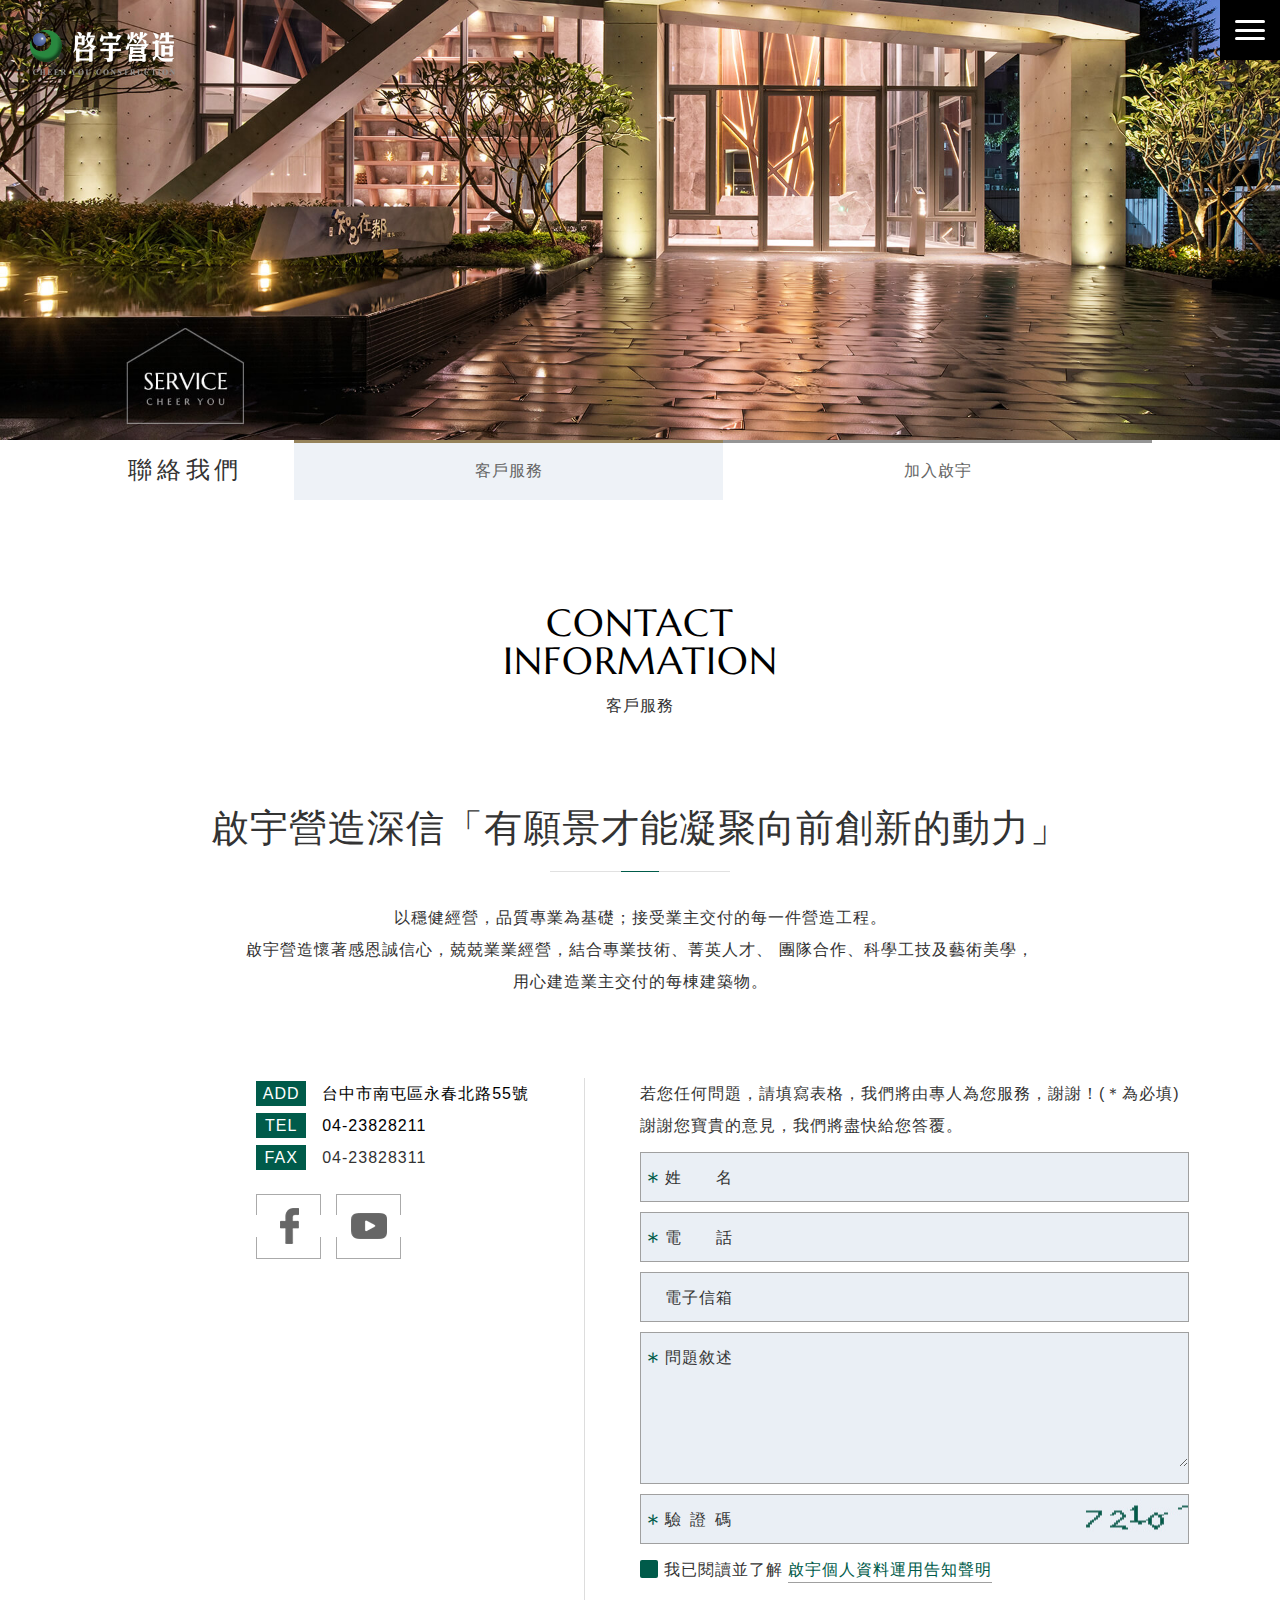
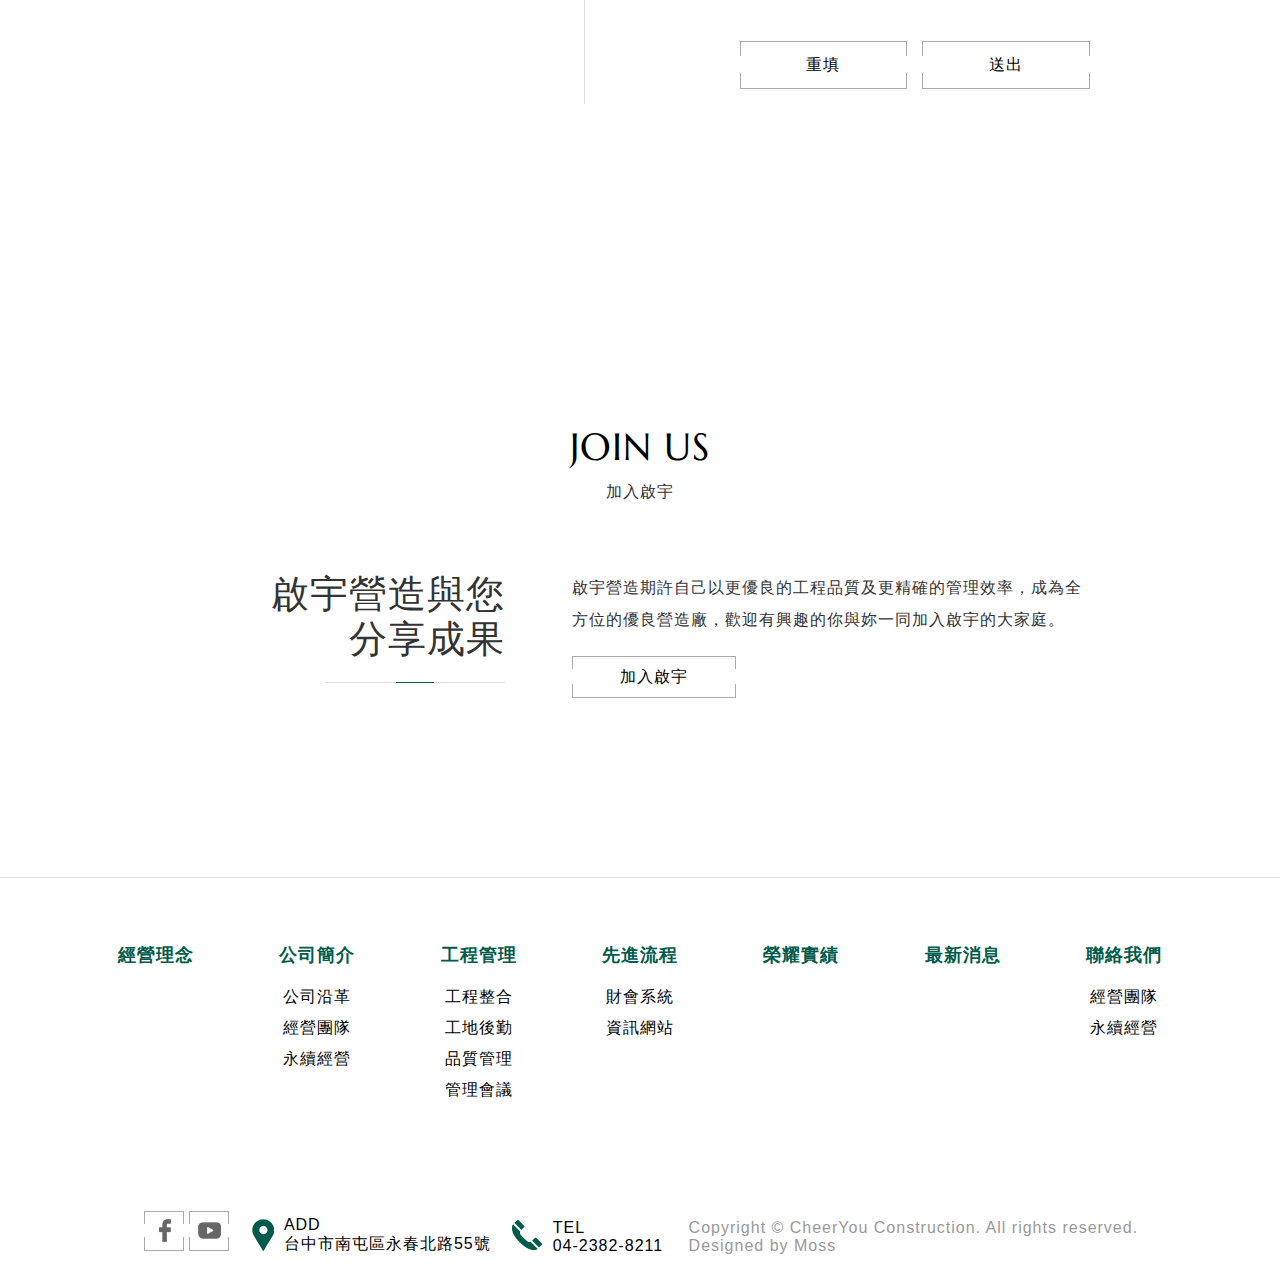
<file: service.html>
<!DOCTYPE html>
<html lang="en">
  <head>
    <meta http-equiv="Content-Type" name="viewport" content="width=device-width, initial-scale=1.0, maximum-scale=3.0, user-scalable=1" charset="UTF-8">
    <title>啟宇營造</title>
    <!-- css-->
    <link rel="stylesheet" href="./assets/css/reset.css">
    <link rel="stylesheet" href="./assets/scripts/fancybox/jquery.fancybox.min.css">
    <link rel="stylesheet" href="./assets/css/layout.css">
    <!-- javascript-->
    <script src="./assets/scripts/jquery/jquery-3.3.1.min.js"></script>
    <script src="./assets/scripts/jquery/jquery-migrate-3.0.0.min.js"></script>
    <script src="./assets/scripts/fancybox/jquery.fancybox.min.js"></script>
    <script src="./assets/scripts/custom.js"></script>
  </head>
  <body>
    <header id="header"><a class="logo" href="index.html" title="啟宇營造"><img src="./assets/images/logo-cheeryou.png" alt=""></a><a class="btn-hamburger">
        <div class="menu--effect">
          <div class="menu__icon">
            <div class="menu__line menu__line--1"></div>
            <div class="menu__line menu__line--2"></div>
            <div class="menu__line menu__line--3"></div>
            <div class="menu__line menu__line--4"></div>
            <div class="menu__line menu__line--5"></div>
          </div>
        </div></a></header>
    <nav id="menu">
      <ul class="clearfix">
        <li><a href="idea.html">經營理念</a></li>
        <li><a href="about.html">公司簡介</a><a href="about.html#1">公司沿革</a><a href="about.html#2">經營團隊</a><a href="about.html#3">永續經營</a></li>
        <li><a href="quality.html">工程管理</a><a href="quality.html#1">工程整合</a><a href="quality.html#2">工地後勤</a><a href="quality.html#3">品質管理</a><a href="quality.html#4">管理會議</a></li>
        <li><a href="advanced.html">先進流程</a><a href="advanced.html#1">財會系統</a><a href="advanced.html#2">資訊網站</a></li>
        <li><a href="classic.html">榮耀實績</a></li>
        <li><a href="news.html">最新消息</a></li>
        <li><a href="service.html">聯絡我們</a><a href="service.html#1">經營團隊</a><a href="service.html#2">永續經營</a></li>
      </ul>
    </nav>
    <div id="service">
      <div id="banner"><img src="./assets/images/banner/service.jpg" alt=""></div>
      <div id="main">
        <div id="subMenu">
          <h2>聯絡我們</h2>
          <nav><a class="active">客戶服務</a><a>加入啟宇</a></nav>
        </div>
        <div id="slidePage">
          <section>
            <div class="information">
              <h2 class="title-unit"><span>CONTACT<br>INFORMATION</span><span>客戶服務</span></h2>
              <h3 class="title-slogan">啟宇營造深信「有願景才能凝聚向前創新的動力」 </h3>
              <div class="txt-center">以穩健經營，品質專業為基礎；接受業主交付的每一件營造工程。<br>啟宇營造懷著感恩誠信心，兢兢業業經營，結合專業技術、菁英人才、 團隊合作、科學工技及藝術美學，<br>用心建造業主交付的每棟建築物。</div>
              <ul class="halfBox">
                <li>
                  <section>
                    <div class="infoBox"><a data-title="ADD" href="https://goo.gl/maps/9KRhZDbEeos" target="_blank">台中市南屯區永春北路55號</a><a href="tel:04-23828211" data-title="TEL">04-23828211</a>
                      <p data-title="FAX">04-23828311</p>
                      <div class="socialMedia"><a class="btn-fb bdbox" href="https://www.facebook.com/CheeryouCycling/" target="_blank"></a><a class="btn-youtube bdbox" href="https://www.youtube.com/channel/UCupK2lA4sW1DtPeCX781e1A?view_as=subscriber" target="_blank"></a></div>
                    </div>
                  </section>
                </li>
                <li>
                  <section>
                    <p class="ps">若您任何問題，請填寫表格，我們將由專人為您服務，謝謝！(＊為必填)<br>謝謝您寶貴的意見，我們將盡快給您答覆。</p>
                    <form class="formStyle" action="">
                      <ul>
                        <li class="required">
                          <h6>姓　　名</h6>
                          <input type="text">
                        </li>
                        <li class="required">
                          <h6>電　　話</h6>
                          <input type="text">
                        </li>
                        <li>
                          <h6>電子信箱</h6>
                          <input type="text">
                        </li>
                        <li class="required">
                          <h6>問題敘述</h6>
                          <textarea name="" cols="30" rows="10"></textarea>
                        </li>
                        <li class="required code">
                          <h6>驗 證 碼</h6><a href=""><img src="./_temp/images/code.jpg" alt="" style="position: relative; top:50%; transform: translateY(-50%);"></a>
                          <input type="text">
                        </li>
                      </ul>
                      <div class="rule">
                        <label class="checkbox">
                          <input type="checkbox"><span>我已閱讀並了解</span>
                        </label><a>啟宇個人資料運用告知聲明</a>
                        <div class="txt">感謝您自願提供個人資料，並同意仁山開發股份有限公司蒐集、儲存、保留、處理及利用您的資料，用作顧客關係管理、市場宣傳及推廣、市場研究分析及一般行政等相關事務用途。<br>台端得自由選擇是否提供，若所提供之個人資料，本公司難以確認您的身分真實性，或查覺有資料不實之情形，本公司將無法提供上述相關完整服務。</div>
                      </div>
                    </form>
                    <div class="btns-group"><a class="bdbox" href="">重填</a><a class="bdbox" href="">送出</a></div>
                  </section>
                </li>
              </ul>
            </div>
          </section>
          <section>
            <div class="joinus">
              <h2 class="title-unit"><span>JOIN US</span><span>加入啟宇</span></h2>
              <ul class="halfBox">
                <li>
                  <section>
                    <h3 class="title-slogan">啟宇營造與您分享成果</h3>
                  </section>
                </li>
                <li>
                  <section>
                    <div>啟宇營造期許自己以更優良的工程品質及更精確的管理效率，成為全方位的優良營造廠，歡迎有興趣的你與妳一同加入啟宇的大家庭。</div><a class="btn-job bdbox" href="https://www.104.com.tw/jobbank/custjob/index.php?r=cust&amp;j=4c3a4228346c3f2230683b1d1d1d1d5f2443a363189j99" target="_blank">加入啟宇</a>
                  </section>
                </li>
              </ul>
            </div>
          </section>
        </div>
      </div>
    </div>
    <footer id="footer">
      <ul class="sitemap">
        <li><a href="idea.html">經營理念</a></li>
        <li><a href="about.html">公司簡介</a><a href="about.html#1">公司沿革</a><a href="about.html#2">經營團隊</a><a href="about.html#3">永續經營</a></li>
        <li><a href="quality.html">工程管理</a><a href="quality.html#1">工程整合</a><a href="quality.html#2">工地後勤</a><a href="quality.html#3">品質管理</a><a href="quality.html#4">管理會議</a></li>
        <li><a href="advanced.html">先進流程</a><a href="advanced.html#1">財會系統</a><a href="advanced.html#2">資訊網站</a></li>
        <li><a href="classic.html">榮耀實績</a></li>
        <li><a href="news.html">最新消息</a></li>
        <li><a href="service.html">聯絡我們</a><a href="service.html#1">經營團隊</a><a href="service.html#2">永續經營</a></li>
      </ul>
      <div class="siteinfo"><a class="btn-fb bdbox" href="https://www.facebook.com/CheeryouCycling/" title="facebook" target="_blank"></a><a class="btn-youtube bdbox" href="https://www.youtube.com/channel/UCupK2lA4sW1DtPeCX781e1A?view_as=subscriber" title="youtube" target="_blank"></a><a class="btn-map" href="https://goo.gl/maps/9KRhZDbEeos" target="_blank"><i class="icon-map"></i><span data-title="ADD">台中市南屯區永春北路55號</span></a><a class="btn-tel" href="tel:04-2382-8211"><i class="icon-tel"></i><span data-title="TEL">04-2382-8211</span></a>
        <p class="copyright">Copyright © CheerYou Construction. All rights reserved.<br><a href="http://www.mo-ss.com/" target="_blank">Designed by Moss</a></p>
      </div>
    </footer>
    <div id="loading">
      <div class="loader"><img src="./assets/images/loader.gif">loading</div>
    </div>
  </body>
</html>
<link rel="stylesheet" href="./assets/css/service.css">
<script>
  $(function(){
    var service = new fun_service();
  });
</script>
</file>
<file: assets/css/layout.css>
@charset "UTF-8";
@import url("https://fonts.googleapis.com/css?family=Marcellus");
@import url("https://fonts.googleapis.com/css?family=Playfair+Display");
.halfBox, .halfDouble > li {
  *zoom: 1; }
  .halfBox:before, .halfDouble > li:before {
    content: "";
    display: table; }
  .halfBox:after, .halfDouble > li:after {
    content: "";
    display: table;
    clear: both; }

.title-unit span:first-child, #pager a.prev::before, #pager a.next::before, #subMenu .trunPage .prev, #subMenu .trunPage .next {
  font-family: 'Marcellus', 'Microsoft JhengHei', serif; }

time.arrow {
  font-family: 'Playfair Display', 'Microsoft JhengHei', serif; }

#subMenu {
  display: flex;
  display: -webkit-flex;
  flex-wrap: nowrap;
  flex-direction: row;
  justify-content: center;
  align-items: center;
  align-content: center; }

.halfDouble {
  display: flex;
  flex-direction: row;
  flex-wrap: wrap;
  justify-content: flex-start;
  align-items: stretch;
  align-content: flex-start; }

/*≡≡≡≡≡≡≡≡≡≡≡≡≡≡≡≡≡≡≡≡ { reset } ≡≡≡≡≡≡≡≡≡≡≡≡≡≡≡≡≡≡≡≡*/
h1, h2, h3, h4, h5, h6 {
  font-size: inherit;
  font-weight: normal; }

i {
  font-style: initial; }

img {
  max-width: 100%;
  height: auto; }

.unvisible {
  opacity: 0; }

/*≡≡≡≡≡≡≡≡≡≡≡≡≡≡≡≡≡≡≡≡ { component } ≡≡≡≡≡≡≡≡≡≡≡≡≡≡≡≡≡≡≡≡*/
a, a:hover {
  color: initial; }

/*icon*/
i[class*='icon-'] {
  position: relative;
  display: inline-block; }
  i[class*='icon-']:before {
    content: '';
    display: inline-block; }

.icon-map {
  content: url("../images/icon-map.png"); }

.icon-tel {
  content: url("../images/icon-tel.png"); }

/*bdbox*/
.bdbox {
  display: inline-block;
  position: relative;
  text-align: center;
  overflow: hidden; }
  .bdbox::before, .bdbox::after {
    content: '';
    display: block;
    position: absolute;
    width: 100%;
    height: 33%;
    border: 1px solid #aaa;
    left: 0; }
  .bdbox::before {
    top: 0;
    border-bottom: none; }
  .bdbox::after {
    border-top: none;
    bottom: 0; }

/*banner*/
#banner {
  position: fixed;
  width: 100%;
  left: 0;
  top: 0;
  margin: 0;
  padding: 0;
  display: block; }
  #banner img {
    width: 100%;
    height: auto;
    display: block; }

/*title*/
.title-unit {
  text-align: center;
  text-transform: uppercase; }
  .title-unit span {
    font-size: 16px;
    display: block;
    color: #333; }
    .title-unit span:first-child {
      font-size: 38px;
      line-height: 38px;
      color: #000;
      margin-bottom: 10px; }

.title-slogan {
  position: relative;
  font-size: 38px;
  line-height: 38px;
  padding: 20px 0;
  margin: 30px auto;
  text-align: center;
  line-height: 1.2em; }
  .title-slogan::before, .title-slogan:after {
    content: '';
    display: block;
    position: absolute;
    left: 50%;
    bottom: 0;
    height: 1px;
    transform: translateX(-50%); }
  .title-slogan::before {
    width: 180px;
    background-color: #e1e1e1; }
  .title-slogan::after {
    width: 1em;
    background-color: #005b4a; }

/*txt*/
.txt-center {
  text-align: center; }

.txt-right {
  text-align: right; }

.txt-left {
  text-align: left; }

/*btn*/
.btns-group {
  width: 100%;
  margin: 0 auto;
  text-align: center;
  display: table;
  border-spacing: 15px;
  table-layout: fixed; }
  .btns-group a {
    display: table-cell;
    padding: 8px; }

.btn-line {
  display: inline-block;
  background-position: center center;
  background-repeat: no-repeat;
  background-image: url(../images/icon-line.png); }

.btn-fb {
  display: inline-block;
  background-position: center center;
  background-repeat: no-repeat;
  background-image: url(../images/icon-fb.png); }

.btn-youtube {
  display: inline-block;
  background-position: center center;
  background-repeat: no-repeat;
  background-image: url(../images/icon-youtube.png); }

/*form*/
.formStyle input[type="text"], .formStyle textarea, .formStyle input[type="password"] {
  display: block;
  background: transparent;
  width: 100%;
  padding: 0 15px 0 110px; }

.formStyle input[type="text"], .formStyle input[type="password"] {
  line-height: 48px; }

.formStyle textarea {
  height: calc(150px - 2em);
  margin: 1em auto; }

.formStyle li {
  position: relative;
  margin: 10px auto;
  border: 1px solid #a0a0a0;
  background-color: #eaeff5; }

.formStyle h6 {
  position: absolute;
  left: 0;
  top: 0;
  width: 100px;
  padding-left: 1.5em;
  line-height: 50px; }

.formStyle .required h6::before {
  position: absolute;
  display: block;
  left: 0;
  top: 50%;
  content: "＊";
  color: #005b4a;
  font-size: 24px;
  height: 24px;
  line-height: 30px;
  transform: translateY(-50%); }

.checkbox {
  position: relative;
  cursor: pointer; }
  .checkbox span {
    display: inline-block;
    line-height: 18px;
    margin-left: 1.5em; }
    .checkbox span::before, .checkbox span::after {
      position: absolute;
      content: "";
      display: block; }
    .checkbox span::before {
      width: 18px;
      height: 18px;
      left: 0;
      top: 50%;
      transform: translateY(-50%);
      border-radius: 2px;
      background-color: #005b4a; }
    .checkbox span::after {
      display: none;
      content: "✓";
      font-weight: bold;
      font-size: 15px;
      line-height: 15px;
      top: 50%;
      left: 0;
      width: 18px;
      text-align: center;
      transform: translateY(-50%);
      color: #fff; }
  .checkbox input {
    position: absolute;
    opacity: 0; }
    .checkbox input:checked + span::after {
      display: block; }

/*pager*/
#pager {
  text-align: center; }
  #pager a {
    display: inline-block;
    margin: 0 5px;
    vertical-align: middle;
    padding: 0 5px;
    color: #6d6d6d;
    font-size: 18px; }
    #pager a.prev, #pager a.next {
      height: 38px;
      width: 38px;
      position: relative;
      border-radius: 100%;
      margin: 0 20px;
      border: 1px solid #6d6d6d; }
      #pager a.prev::before, #pager a.next::before {
        position: absolute;
        left: 50%;
        top: 50%;
        transform: translate(-50%, -50%);
        content: '<';
        font-size: 22px; }
    #pager a.next::before {
      content: '>'; }
    #pager a.active {
      border-bottom: 1px solid #a0a0a0; }

/*halfBox*/
.halfBox {
  position: relative;
  margin: 0 auto; }
  .halfBox > li {
    float: left;
    width: 50%;
    padding-left: 5%;
    border-left: 1px solid #ddd;
    margin-left: -1px; }
    .halfBox > li > section {
      float: left; }
    .halfBox > li:first-child {
      padding-right: 5%;
      border-left: none;
      border-right: 1px solid #ddd;
      margin-left: auto; }
      .halfBox > li:first-child > section {
        float: right; }
      .halfBox > li:first-child .title-slogan {
        padding-top: 0;
        margin: 0 auto;
        text-align: right; }
        .halfBox > li:first-child .title-slogan::before, .halfBox > li:first-child .title-slogan::after {
          left: auto;
          right: 0;
          transform: none; }
        .halfBox > li:first-child .title-slogan::after {
          right: calc(90px - .5em); }

/*halfDouble*/
.halfDouble {
  margin: 0 auto; }
  .halfDouble > li {
    width: 50%;
    margin: 0 auto 5%; }
  .halfDouble img {
    display: block; }
  .halfDouble .title {
    position: relative;
    float: right;
    padding: 25px 25px 35px;
    margin: -10% auto 0;
    max-width: 60%;
    background-color: #fff;
    z-index: 1; }
  .halfDouble .title-slogan {
    text-align: left;
    font-size: 18px;
    margin: 0 auto 10px;
    padding: 0 0 10px; }
    .halfDouble .title-slogan::before {
      width: 120px;
      left: 0;
      transform: none; }
    .halfDouble .title-slogan::after {
      width: 2em;
      left: 0;
      transform: none; }

/*rowlist*/
.rowlist {
  display: table;
  margin: 0 auto; }
  .rowlist > * {
    display: table-cell; }

/*infoBox*/
.infoBox [data-title] {
  display: block; }
  .infoBox [data-title]::before {
    content: attr(data-title);
    display: inline-block;
    color: #fff;
    line-height: 25px;
    width: 50px;
    text-align: center;
    margin-right: 1em;
    background-color: #005b4a; }

.infoBox .btn-line {
  display: inline-block;
  width: 65px;
  height: 65px;
  background-size: 40px auto;
  margin-left: 15px; }

.infoBox .btn-fb {
  display: inline-block;
  width: 65px;
  height: 65px;
  background-size: 40px auto;
  margin-left: 15px; }

.infoBox .btn-youtube {
  display: inline-block;
  width: 65px;
  height: 65px;
  background-size: 40px auto;
  margin-left: 15px; }

.infoBox .socialMedia {
  margin-top: 20px; }
  .infoBox .socialMedia a:first-child {
    margin-left: auto; }

/*articleContent*/
.articleContent {
  width: 80%;
  margin: 150px auto 300px;
  display: table; }
  .articleContent > * {
    display: table-cell;
    vertical-align: top; }
  .articleContent .photo {
    width: 65%; }
    .articleContent .photo a {
      display: block;
      margin-top: 50px; }
      .articleContent .photo a:first-child {
        margin-top: auto; }
    .articleContent .photo img {
      width: 100%; }
  .articleContent section {
    padding-left: 50px; }
    .articleContent section .title-unit {
      display: inline-block;
      margin-bottom: 60px; }
    .articleContent section .title-slogan {
      margin-top: 10px;
      text-align: left; }
      .articleContent section .title-slogan::before {
        left: 0;
        transform: none; }
      .articleContent section .title-slogan::after {
        left: 90px; }

/*list*/
.list-decimal {
  list-style-type: decimal; }

/*time-arrow*/
time.arrow {
  position: relative;
  display: block;
  color: #fff;
  text-align: center;
  padding-bottom: 10px;
  width: 120px;
  font-size: 24px;
  line-height: 1.25em;
  margin-top: 30px;
  background-color: #a18462; }
  time.arrow::before {
    position: absolute;
    content: "";
    display: block;
    width: 0;
    height: 0;
    border-style: solid;
    border-width: 0 60px 30px 60px;
    border-color: transparent transparent #a18462 transparent;
    transform: translateY(-100%);
    left: 0;
    top: 0; }

/*≡≡≡≡≡≡≡≡≡≡≡≡≡≡≡≡≡≡≡≡ { layout } ≡≡≡≡≡≡≡≡≡≡≡≡≡≡≡≡≡≡≡≡*/
/*body*/
body {
  font-size: 16px;
  color: #333;
  letter-spacing: 1px; }

#loading {
  position: fixed;
  left: 0;
  top: 0;
  width: 100vw;
  height: 100vh;
  z-index: 999;
  background-color: #fff; }
  #loading .loader {
    position: absolute;
    left: 50%;
    top: 50%;
    transform: translate(-50%, -50%); }
  #loading img {
    display: block;
    margin: 0 auto 10px; }

/*header*/
#header {
  position: absolute;
  left: 0;
  top: 0;
  width: 100%;
  z-index: 99; }
  #header .logo {
    position: absolute;
    left: 30px;
    top: 30px; }
    #header .logo a {
      display: inline-block;
      margin: 0 10px; }

/*menu*/
#menu {
  position: fixed;
  right: 0;
  top: 0;
  height: 100%;
  text-align: center;
  min-width: 640px;
  padding: 0 20px;
  transform: translateX(100%);
  transition: all .5s;
  overflow-y: auto;
  z-index: 10;
  background-color: #ecf1f3; }
  #menu.open {
    transform: translateX(0); }
  #menu > ul {
    margin: 0 auto; }
    #menu > ul a {
      display: block;
      white-space: nowrap;
      padding: .25em 0; }
    #menu > ul > li {
      display: block;
      float: left;
      padding: 0 10px;
      width: 150px;
      margin: 20% auto 0; }
      #menu > ul > li:nth-child(4n+1) {
        clear: both; }
      #menu > ul > li a:first-child {
        letter-spacing: .2em;
        font-weight: bold;
        font-size: 18px;
        margin-bottom: .5em; }
        #menu > ul > li a:first-child::before, #menu > ul > li a:first-child::after {
          content: '-';
          font-weight: normal; }

.btn-hamburger {
  position: fixed;
  display: block;
  right: 0;
  top: 0; }
  .btn-hamburger .menu--effect {
    position: relative;
    height: 60px;
    width: 60px;
    background-color: #000;
    cursor: pointer;
    overflow: hidden; }
    .btn-hamburger .menu--effect .menu__icon {
      position: absolute;
      width: 30px;
      height: 20px;
      top: 50%;
      left: 50%;
      transform: translate(-50%, -50%); }
    .btn-hamburger .menu--effect .menu__line {
      position: absolute;
      left: 0;
      background-color: #fff;
      height: 3px;
      width: 100%;
      border-radius: 3px;
      pointer-events: none; }
      .btn-hamburger .menu--effect .menu__line--1 {
        top: 0; }
      .btn-hamburger .menu--effect .menu__line--2 {
        top: 0;
        bottom: 0;
        margin: auto; }
      .btn-hamburger .menu--effect .menu__line--3 {
        bottom: 0; }
    .btn-hamburger .menu--effect .menu__line--4,
    .btn-hamburger .menu--effect .menu__line--5 {
      opacity: 0;
      top: 8.5px;
      transition: opacity .2s ease-in-out,transform .2s ease-in-out; }
    .btn-hamburger .menu--effect .menu__line--1 {
      transition: width .2s ease-in-out .4s; }
    .btn-hamburger .menu--effect .menu__line--2 {
      transition: width .2s ease-in-out .3s; }
    .btn-hamburger .menu--effect .menu__line--3 {
      transition: width .2s ease-in-out .2s; }
    .btn-hamburger .menu--effect .menu__line--4 {
      transform: rotate(45deg) translate3d(30px, 0, 0);
      transition: opacity .2s ease-in-out .2s, transform .2s ease-in-out .2s; }
    .btn-hamburger .menu--effect .menu__line--5 {
      transform: rotate(-45deg) translate3d(30px, 0, 0);
      transition: opacity .2s ease-in-out,transform .2s ease-in-out; }
    .btn-hamburger .menu--effect.open .menu__line--1 {
      width: 0;
      transition: width .2s ease-in-out; }
    .btn-hamburger .menu--effect.open .menu__line--2 {
      width: 0;
      transition: width .2s ease-in-out .1s; }
    .btn-hamburger .menu--effect.open .menu__line--3 {
      width: 0;
      transition: width .2s ease-in-out .2s; }
    .btn-hamburger .menu--effect.open .menu__line--4 {
      opacity: 1;
      transform: rotate(45deg) translate3d(0, 0, 0);
      transition: opacity .2s ease-in-out .2s,transform .2s ease-in-out .2s; }
    .btn-hamburger .menu--effect.open .menu__line--5 {
      opacity: 1;
      transform: rotate(-45deg) translate3d(0, 0, 0);
      transition: opacity .2s ease-in-out .4s,transform .2s ease-in-out .4s; }

/*subMenu*/
#subMenu {
  position: relative;
  text-align: center;
  padding: 0 10%;
  margin: -60px auto 0;
  background-color: #fff; }
  #subMenu.fixed {
    position: fixed;
    left: 0;
    top: 0;
    margin-top: 0;
    width: 100%;
    z-index: 9; }
  #subMenu h2 {
    font-size: 24px;
    letter-spacing: .2em;
    display: table-cell;
    white-space: nowrap;
    padding-right: 5%; }
  #subMenu nav {
    position: relative;
    display: table;
    table-layout: fixed;
    min-height: 60px;
    width: 100%;
    border-top: 3px solid #959595; }
    #subMenu nav a {
      position: relative;
      display: table-cell;
      vertical-align: middle;
      color: #666;
      padding: 10px 1em;
      line-height: normal;
      transition: all .4s; }
      #subMenu nav a::after {
        content: '';
        position: absolute;
        left: 0;
        top: -3px;
        width: 100%;
        height: 3px;
        display: none;
        background-color: #96835b; }
      #subMenu nav a.active, #subMenu nav a:hover {
        background-color: #eef2f7; }
        #subMenu nav a.active::after, #subMenu nav a:hover::after {
          display: block; }
  #subMenu .trunPage a {
    color: #666; }
  #subMenu .trunPage .back {
    background-color: #eef2f7; }
    #subMenu .trunPage .back > * {
      display: inline-block;
      vertical-align: middle; }
    #subMenu .trunPage .back img {
      width: 20px;
      height: 20px;
      margin-right: 10px; }
  #subMenu .trunPage .prev, #subMenu .trunPage .next {
    color: #005b4a;
    font-size: 24px; }

/*slidePage*/
#slidePage > section {
  padding: 40px 0; }
  #slidePage > section .title-unit {
    margin: 5%  auto; }

/*main*/
#main {
  position: relative;
  padding: 60px 0 10%;
  min-height: 100vh;
  background-color: #fff;
  line-height: 2em; }

/*footer*/
#footer {
  position: relative;
  text-align: center;
  border-top: 1px solid #e1e1e1;
  padding: 55px 0 25px;
  background-color: #fff; }
  #footer .sitemap {
    margin-bottom: 100px; }
    #footer .sitemap a {
      display: block;
      margin: 10px 0; }
    #footer .sitemap li {
      display: inline-block;
      vertical-align: top;
      margin: 0 40px; }
      #footer .sitemap li > a:first-child {
        color: #005b4a;
        font-size: 18px;
        margin-bottom: 20px;
        font-weight: bold; }
  #footer .btn-line {
    width: 40px;
    height: 40px;
    background-size: 25px auto; }
  #footer .btn-fb {
    width: 40px;
    height: 40px;
    background-size: 25px auto; }
  #footer .btn-youtube {
    width: 40px;
    height: 40px;
    background-size: 25px auto; }
  #footer .siteinfo a {
    display: inline-block; }
  #footer .siteinfo [data-title] {
    position: relative;
    display: inline-block;
    vertical-align: bottom;
    margin-left: 10px; }
    #footer .siteinfo [data-title]::before {
      transform: translateY(-100%);
      content: attr(data-title);
      position: absolute;
      display: block; }
  #footer .bdbox {
    margin: 0 2.5px; }
  #footer .btn-map {
    margin: 0 10px 0 20px; }
  #footer .btn-tel {
    margin: 0 10px; }
  #footer .copyright {
    color: #999;
    display: inline-block;
    text-align-last: left;
    margin-left: 10px; }
    #footer .copyright a {
      color: #999; }

/*≡≡≡≡≡≡≡≡≡≡≡≡≡≡≡≡≡≡≡≡ { responsive } ≡≡≡≡≡≡≡≡≡≡≡≡≡≡≡≡≡≡≡≡*/
@media (max-width: 1000px) {
  /*header*/
  #header .logo a {
    display: none; }
  #header .logo a:first-child {
    display: block; }
  .btn-hamburger {
    right: 20px;
    top: 20px; }
    .btn-hamburger .menu--effect {
      background-color: #fff; }
      .btn-hamburger .menu--effect .menu__line {
        background-color: #000; }
  #menu {
    right: auto;
    left: 0;
    box-shadow: 3px 0 3px rgba(0, 0, 0, 0.3);
    background-color: rgba(255, 255, 255, 0.9);
    transform: translateX(-100%);
    min-width: 60vw;
    max-width: 100%;
    padding-top: 20%; }
    #menu > ul > li {
      width: 50%; }
      #menu > ul > li:nth-child(4n+1) {
        clear: none; }
      #menu > ul > li:nth-child(2n+1) {
        clear: both; }
      #menu > ul > li a::before, #menu > ul > li a::after {
        display: none; }
  #subMenu {
    display: none; } }
</file>
<file: assets/css/index.css>
#index .hotNews .item {
  *zoom: 1; }
  #index .hotNews .item:before {
    content: "";
    display: table; }
  #index .hotNews .item:after {
    content: "";
    display: table;
    clear: both; }

#index .slider .slider-slogan a span, #index .slider-nav a::before {
  font-family: 'Marcellus', 'Microsoft JhengHei', serif; }

#index #main {
  padding-bottom: 10%; }

#index .logo-chwangjan {
  position: relative;
  z-index: 1;
  top: 30px;
  left: 200px; }

#index .slider {
  position: relative; }
  #index .slider .slider-pic {
    position: relative;
    background-color: #000; }
  #index .slider .slider-slogan {
    position: absolute;
    left: 50%;
    top: 50%;
    transform: translate(-50%, -50%); }
    #index .slider .slider-slogan li {
      display: none; }
      #index .slider .slider-slogan li.active {
        display: block; }
    #index .slider .slider-slogan a {
      color: #fff;
      display: block;
      padding: 50px 80px; }
      #index .slider .slider-slogan a::before, #index .slider .slider-slogan a::after {
        border-color: #fff; }
      #index .slider .slider-slogan a h3 {
        font-size: 36px;
        margin-bottom: 20px; }
      #index .slider .slider-slogan a p {
        font-size: 18px;
        margin-bottom: 30px; }
      #index .slider .slider-slogan a span {
        font-size: 16px;
        margin-top: 10px;
        display: block; }

#index .slider-nav {
  display: table;
  table-layout: fixed;
  width: 100%;
  text-align: center;
  border-top: 5px solid #96835b;
  counter-reset: awesome-counter;
  font-size: 16px; }
  #index .slider-nav a {
    display: table-cell;
    counter-increment: awesome-counter;
    overflow: hidden;
    text-overflow: ellipsis;
    white-space: nowrap;
    max-width: 100%;
    cursor: pointer;
    line-height: 45px;
    transition: all .4s; }
    #index .slider-nav a::before {
      content: "0" counter(awesome-counter);
      font-size: 25px;
      margin: 0 10px;
      display: inline-block;
      vertical-align: middle; }
    #index .slider-nav a.active {
      background-color: #eef2f7; }
      #index .slider-nav a.active::before {
        color: #005a4a; }

#index .companyImage {
  margin: 10% 0;
  position: relative; }
  #index .companyImage .pic {
    vertical-align: middle;
    position: relative;
    display: block;
    max-width: 42.5%; }
    #index .companyImage .pic::before, #index .companyImage .pic::after {
      content: '';
      display: block;
      position: absolute;
      left: 30%;
      top: 0;
      width: 4%;
      height: 100%;
      background-color: #fff; }
    #index .companyImage .pic::after {
      width: 30%;
      height: 5%;
      left: 0;
      top: 40%; }
  #index .companyImage .txt {
    position: absolute;
    left: 44%;
    top: 50%;
    transform: translateY(-50%);
    padding-left: 4%; }
  #index .companyImage .title-slogan {
    font-size: 22px;
    text-align: left;
    line-height: 1.75em;
    margin-bottom: 50px;
    margin-top: auto;
    padding-top: 0; }
    #index .companyImage .title-slogan::before {
      left: 0;
      transform: none; }
    #index .companyImage .title-slogan::after {
      left: 0;
      transform: none;
      width: 2em; }
  #index .companyImage img {
    display: block; }

#index .hotNews {
  margin-bottom: 10%; }
  #index .hotNews .item {
    position: relative;
    border: 1px solid #e1e1e1;
    margin: 200px auto;
    min-height: 350px;
    padding: 2.5%;
    max-width: 1020px;
    margin: 50px auto 0; }
    #index .hotNews .item:first-child {
      margin-top: 50px; }
  #index .hotNews img {
    position: absolute;
    display: block;
    right: 5%;
    max-width: 60%; }
  #index .hotNews a {
    float: left;
    width: 30%;
    display: block; }
  #index .hotNews h6 {
    font-size: 22px;
    margin-bottom: 20px; }
  #index .hotNews article {
    display: block;
    line-height: 1.5em;
    color: #999;
    padding-bottom: 20px;
    margin-bottom: 20px;
    border-bottom: 1px solid #e1e1e1; }
  #index .hotNews span {
    display: block;
    text-align: center; }
  #index .hotNews time.arrow {
    position: absolute;
    left: 18.5%;
    bottom: -50px;
    transform: translateX(-50%); }

#index .intro {
  padding: 5% 0; }
  #index .intro .title-unit {
    margin-bottom: 2.5%; }
  #index .intro .rowlist {
    border: 1px solid #ccc; }
    #index .intro .rowlist > li {
      width: 33.333333%;
      padding: 4% 2%;
      border-left: 1px solid #e1e1e1;
      text-align: center; }
      #index .intro .rowlist > li:first-child {
        border-left: none; }
    #index .intro .rowlist img {
      width: 100%;
      display: block;
      margin: 0 auto; }
    #index .intro .rowlist div {
      max-width: 70%;
      margin: 0 auto; }
    #index .intro .rowlist h6 {
      font-size: 26px;
      font-weight: bold;
      margin: 20px auto 10px; }
    #index .intro .rowlist span {
      display: block; }
  #index .intro .video {
    position: relative;
    display: block; }
    #index .intro .video::after {
      content: url(../images/icon-play.png);
      display: block;
      position: absolute;
      left: 50%;
      top: 50%;
      transform: translate(-50%, -50%); }

#index .bg {
  margin: 5% auto;
  background-image: url(../images/index/pic-bg.jpg);
  background-position: center top;
  background-repeat: no-repeat;
  background-size: cover;
  background-attachment: fixed;
  height: 440px; }

#index .contact-us {
  max-width: 780px; }
  #index .contact-us > li {
    width: 65%;
    border: none; }
    #index .contact-us > li:first-child {
      width: 35%; }
  #index .contact-us .title-slogan {
    margin-top: auto;
    padding-top: 0;
    text-align: left;
    font-size: 22px; }
    #index .contact-us .title-slogan::before, #index .contact-us .title-slogan::after {
      left: 0;
      transform: none; }
    #index .contact-us .title-slogan::after {
      width: 2em; }
  #index .contact-us .btn-job {
    padding: 5px 3.5em;
    margin-top: 30px; }
    #index .contact-us .btn-job::before, #index .contact-us .btn-job::after {
      border-color: #005b4a; }
</file>
<file: assets/css/about.css>
#about .team .list > li {
  *zoom: 1; }
  #about .team .list > li:before {
    content: "";
    display: table; }
  #about .team .list > li:after {
    content: "";
    display: table;
    clear: both; }

#about #slidePage > section > div {
  padding-bottom: 100px; }

#about .history .list {
  margin: 50px auto;
  max-width: 980px; }
  #about .history .list > li {
    margin: 50px auto;
    min-height: 95px;
    display: table;
    width: 100%; }
  #about .history .list time {
    position: relative;
    display: table-cell;
    vertical-align: middle;
    width: 190px;
    text-align: center;
    border-left: 12px solid #909119;
    font-weight: bold;
    font-size: 18px;
    background-color: #efeacb; }
  #about .history .list time::before, #about .history .list time::after, #about .history .list p::before {
    content: '';
    position: absolute;
    top: 0;
    right: 0;
    width: 35px;
    height: 100%;
    background-image: url(../images/about/triangle.png);
    background-position: right top;
    background-repeat: no-repeat;
    background-size: 100% 300%;
    transform: translateX(100%); }
  #about .history .list time::after {
    transform: scaleX(-1);
    right: -70px; }
  #about .history .list p {
    display: table-cell;
    vertical-align: middle;
    position: relative;
    color: #fff;
    padding: 10px; }
    #about .history .list p::before {
      right: 35px; }
    #about .history .list p::after {
      content: "";
      display: block;
      position: absolute;
      left: 70px;
      top: 0;
      width: calc(100% - 105px);
      height: 100%;
      background-color: #909119; }
  #about .history .list span {
    position: relative;
    display: block;
    z-index: 1;
    margin: 0 35px 0 70px;
    padding: 0 3em; }
  #about .history .list > li:nth-child(2n) time {
    border-left-color: #0e5a48; }
    #about .history .list > li:nth-child(2n) time::before, #about .history .list > li:nth-child(2n) time::after {
      background-position: right 50%; }
  #about .history .list > li:nth-child(2n) p::before {
    background-position: right 50%; }
  #about .history .list > li:nth-child(2n) p::after {
    background-color: #0e5a48; }
  #about .history .list > li:nth-child(3n) time {
    border-left-color: #b18247; }
    #about .history .list > li:nth-child(3n) time::before, #about .history .list > li:nth-child(3n) time::after {
      background-position: right 100%; }
  #about .history .list > li:nth-child(3n) p::before {
    background-position: right 100%; }
  #about .history .list > li:nth-child(3n) p::after {
    background-color: #b18247; }

#about .group .list {
  display: table;
  margin: 0 auto;
  text-align: center;
  max-width: 1000px; }
  #about .group .list li {
    width: 25%;
    display: table-cell;
    line-height: normal; }
  #about .group .list img {
    display: block;
    width: 100%; }
  #about .group .list span {
    font-size: 16px;
    margin-top: 1em;
    display: block; }

#about .certificate .list {
  background-color: #eaeff5; }
  #about .certificate .list ul {
    display: table;
    width: 100%;
    table-layout: fixed;
    text-align: center; }
  #about .certificate .list li {
    display: table-cell;
    padding: 30px 10px;
    vertical-align: middle;
    width: 33.333333%;
    border: 1px solid #fff; }
  #about .certificate .list img, #about .certificate .list div {
    display: inline-block;
    vertical-align: middle; }
  #about .certificate .list img {
    margin: 10px 5%;
    box-shadow: 2px 2px 5px rgba(0, 0, 0, 0.5); }
  #about .certificate .list span {
    font-size: 24px; }

#about .certificate .txt {
  position: relative;
  text-align: center;
  font-size: 24px;
  margin: 30px auto 0;
  padding: 30px 0 0; }
  #about .certificate .txt::before, #about .certificate .txt:after {
    content: '';
    display: block;
    position: absolute;
    left: 50%;
    top: 0;
    height: 1px;
    transform: translateX(-50%); }
  #about .certificate .txt::before {
    width: 180px;
    background-color: #e1e1e1; }
  #about .certificate .txt::after {
    width: 1em;
    background-color: #005b4a; }

#about .team .list {
  max-width: 1030px;
  margin: 0 auto; }
  #about .team .list > li {
    margin: 40px auto; }
  #about .team .list .pic {
    display: block;
    float: left; }
  #about .team .list .txt {
    margin-left: 3%;
    float: right;
    width: calc(97% - 380px); }
  #about .team .list .name {
    padding: 20px;
    border: 5px solid #a0a0a0;
    display: flex;
    flex-direction: row;
    flex-wrap: nowrap;
    justify-content: space-between;
    align-items: center;
    align-content: stretch;
    line-height: normal; }
    #about .team .list .name h6 {
      font-size: 30px;
      color: #96835b; }
    #about .team .list .name p {
      text-align: right; }
  #about .team .list table {
    width: 92.5%;
    margin: 1em auto; }
    #about .team .list table th {
      white-space: nowrap;
      vertical-align: top; }

#about .structure {
  padding: 50px 0;
  background-color: #eaeff5;
  margin-bottom: 100px; }
  #about .structure img {
    display: block;
    margin: 60px auto 0; }

#about .professional img {
  display: block;
  margin: 50px auto; }

#about .sustainable .pic {
  max-width: 980px;
  margin: 50px auto; }

#about .sustainable img {
  display: block; }

#about .green img {
  display: block;
  margin: -1px auto 0; }

#about .green .banner {
  border-top: 1px solid #ddd;
  border-bottom: 1px solid #ddd;
  padding: 15px 0;
  margin: 50px auto 0; }
</file>
<file: assets/css/advanced.css>
#advanced .accounting .sevices {
  display: block;
  margin: 4% auto 10%; }

#advanced .accounting .system {
  display: table;
  margin: 0 auto 10%; }
  #advanced .accounting .system > li {
    display: table-cell; }
  #advanced .accounting .system img {
    width: 100%; }

#advanced .website .logo {
  margin-bottom: 40px; }

#advanced .website .halfBox {
  margin: 80px auto 0; }
  #advanced .website .halfBox > li:first-child .infoBox {
    margin-left: 20%; }
</file>
<file: assets/css/classic.css>
#classic .award .list, #classic .works .list {
  *zoom: 1; }
  #classic .award .list:before, #classic .works .list:before {
    content: "";
    display: table; }
  #classic .award .list:after, #classic .works .list:after {
    content: "";
    display: table;
    clear: both; }

#classic .title-unit {
  margin: 10% auto 2.5%; }

#classic .deeds .halfBox {
  max-width: 940px;
  margin: 2.5% auto; }
  #classic .deeds .halfBox > li {
    border: none !important;
    width: 62%; }
  #classic .deeds .halfBox > li:first-child {
    width: 38%;
    padding-right: 0; }

#classic .deeds .pic {
  position: relative;
  max-width: 1095px;
  margin: 0 auto; }

#classic .deeds .txt {
  position: relative;
  text-align: right;
  line-height: 1.5em;
  padding-right: 240px;
  padding-top: 1em; }
  #classic .deeds .txt h6 {
    font-size: 22px;
    font-weight: bold;
    margin-bottom: 10px; }
  #classic .deeds .txt img {
    position: absolute;
    bottom: -20px;
    right: 20px; }

#classic .deeds .title-unit {
  margin-top: auto; }

#classic .award .list {
  text-align: center;
  margin: 40px auto;
  max-width: 870px; }
  #classic .award .list img {
    display: block; }
  #classic .award .list a {
    position: relative;
    float: left;
    margin: 2.5px;
    overflow: hidden; }
    #classic .award .list a:nth-child(4n+1) {
      clear: left; }
    #classic .award .list a::before, #classic .award .list a::after {
      display: block;
      position: absolute;
      left: 50%;
      transform: translate(-50%, -50%);
      transition: all .4s; }
    #classic .award .list a::before {
      content: '';
      width: 0;
      height: 0;
      top: 50%;
      background-color: rgba(0, 0, 0, 0.7); }
    #classic .award .list a::after {
      content: attr(data-title);
      color: #fff;
      line-height: normal;
      width: 85%;
      top: 150%; }
    #classic .award .list a:hover::before {
      width: 100%;
      height: 100%; }
    #classic .award .list a:hover::after {
      top: 50%; }

#classic .performance .pic {
  margin-top: 2.5%;
  background-color: #636363; }

#classic .performance img {
  display: block;
  margin: 0 auto;
  max-width: 90%;
  padding: 2.5% 0; }

#classic .works {
  text-align: center; }
  #classic .works .title-unit {
    margin: 5% auto 2.5%; }
  #classic .works .list {
    max-width: 1210px;
    margin: 0 auto; }
    #classic .works .list.loading {
      background-image: url(../images/loader.gif);
      background-position: center bottom;
      background-repeat: no-repeat; }
    #classic .works .list li {
      margin: 0 3% 8%;
      float: left;
      width: 27.333333%; }
      #classic .works .list li:nth-child(3n+1) {
        clear: left; }
    #classic .works .list img {
      display: block;
      margin: 0 auto;
      width: 100%;
      max-width: 290px; }
    #classic .works .list h6 {
      font-size: 26px;
      padding: 15px 0 10px; }
    #classic .works .list span {
      line-height: 1.5em; }
    #classic .works .list a {
      display: block;
      padding: 5px;
      width: 70%;
      margin: 15px auto 0; }

#classic.content .articleContent .title-unit {
  margin-top: 0;
  margin-bottom: 60px; }

#classic.content .works .list {
  max-width: 950px; }
  #classic.content .works .list li {
    margin: 0 1% 8%;
    width: 31.333333%; }

#classic.content .btn-more {
  margin-top: 50px;
  padding: 8px 5em; }

#classic .nodata {
  position: absolute;
  left: 50%;
  transform: translateX(-50%);
  margin-top: -20px;
  text-align: center;
  color: #fff;
  padding: 5px 5em;
  border-radius: 5px;
  opacity: 0;
  background-color: rgba(0, 0, 0, 0.5); }
</file>
<file: assets/css/idea.css>
#idea .list > li {
  *zoom: 1; }
  #idea .list > li:before {
    content: "";
    display: table; }
  #idea .list > li:after {
    content: "";
    display: table;
    clear: both; }

#idea {
  text-align: center; }
  #idea .list {
    position: relative;
    max-width: 1000px;
    padding-bottom: 120px;
    margin: 60px auto 0; }
    #idea .list::before {
      content: '';
      display: block;
      position: absolute;
      width: 1px;
      height: 100%;
      left: 50%;
      margin-left: .5px;
      top: 0;
      background-color: #a0a0a0; }
    #idea .list > li {
      margin-top: 150px; }
      #idea .list > li > * {
        width: 45%; }
      #idea .list > li:nth-child(odd) > img {
        float: left;
        margin-right: 5%; }
      #idea .list > li:nth-child(odd) > div {
        float: right;
        margin-left: 5%; }
      #idea .list > li:nth-child(even) > img {
        float: right;
        margin-left: 5%; }
      #idea .list > li:nth-child(even) > div {
        float: left;
        margin-right: 5%; }
      #idea .list > li:first-child {
        margin-top: auto; }
      #idea .list > li p {
        text-align: left; }
  #idea .icon {
    color: #96835b;
    font-size: 24px; }
    #idea .icon span {
      display: block;
      margin: 40px auto 5px; }
    #idea .icon + h6 {
      font-size: 18px;
      margin-bottom: 1em; }
  #idea .bg {
    position: relative;
    background-image: url(../images/idea/pic-bg.jpg);
    background-position: center center;
    background-repeat: no-repeat;
    background-size: cover;
    background-attachment: fixed;
    height: 430px;
    margin-bottom: 60px; }
    #idea .bg::after {
      content: '';
      display: block;
      position: absolute;
      left: 50%;
      bottom: -40px;
      height: 40px;
      width: 1px;
      background-color: #a0a0a0; }
</file>
<file: assets/css/news.css>
#news.news .list > li {
  *zoom: 1; }
  #news.news .list > li:before {
    content: "";
    display: table; }
  #news.news .list > li:after {
    content: "";
    display: table;
    clear: both; }

#news #main {
  padding-bottom: 200px; }

#news.news .title-unit {
  margin-top: 80px; }

#news.news .list {
  max-width: 1020px;
  margin: 0 auto; }
  #news.news .list > li {
    position: relative;
    border: 1px solid #e1e1e1;
    margin: 200px auto;
    min-height: 350px;
    padding: 5%; }
    #news.news .list > li:first-child {
      margin-top: 50px; }
  #news.news .list img {
    position: absolute;
    display: block;
    right: 5%;
    max-width: 60%; }
  #news.news .list a {
    float: left;
    width: 30%;
    display: block; }
  #news.news .list h6 {
    font-size: 22px;
    margin-bottom: 20px; }
  #news.news .list article {
    display: block;
    line-height: 1.5em;
    color: #999;
    padding-bottom: 20px;
    margin-bottom: 20px;
    border-bottom: 1px solid #e1e1e1; }
  #news.news .list span {
    display: block;
    text-align: center; }
  #news.news .list time.arrow {
    position: absolute;
    left: 18.5%;
    bottom: -50px;
    transform: translateX(-50%); }
  #news.news .list > li:nth-child(odd) a {
    float: right; }
  #news.news .list > li:nth-child(odd) img {
    right: auto;
    left: 5%; }
  #news.news .list > li:nth-child(odd) time.arrow {
    left: auto;
    right: 18.5%;
    transform: translateX(50%); }
</file>
<file: assets/css/quality.css>
#quality .management .qualitylist .group-pic .pic {
  *zoom: 1; }
  #quality .management .qualitylist .group-pic .pic:before {
    content: "";
    display: table; }
  #quality .management .qualitylist .group-pic .pic:after {
    content: "";
    display: table;
    clear: both; }

#quality .management .education, #quality .management .pics {
  display: flex;
  display: -webkit-flex;
  flex-wrap: nowrap;
  flex-direction: row;
  justify-content: center;
  align-items: center;
  align-content: center; }

#quality .interface .model {
  display: flex;
  flex-direction: row;
  flex-wrap: wrap;
  justify-content: flex-start;
  align-items: stretch;
  align-content: stretch; }

#quality .management .qualitylist > .pic, #quality .management .qualitylist .group-pic, #quality .management .health-management .itemlist {
  display: flex;
  flex-direction: row;
  flex-wrap: wrap;
  justify-content: flex-start;
  align-items: stretch;
  align-content: flex-start; }

#quality {
  /*interface*/
  /*rearServices*/
  /*management*/
  /*management*/ }
  #quality .interface img {
    display: block;
    margin: 2.5% auto; }
  #quality .interface ol {
    text-align: center; }
    #quality .interface ol li {
      display: inline-block;
      margin: 10px 5px;
      padding: 5px 1em;
      color: #fff;
      background-color: #666; }
  #quality .interface .model {
    margin: 10% auto;
    text-align: center;
    border-top: 1px solid #ccc; }
    #quality .interface .model a {
      position: relative;
      border-right: 1px solid #ccc;
      border-bottom: 1px solid #ccc;
      padding: 20px 5px;
      display: block;
      width: 20%; }
      #quality .interface .model a:nth-child(5n) {
        border-right: none; }
      #quality .interface .model a:nth-child(n+6):nth-child(-n+10), #quality .interface .model a:nth-child(n+16):nth-child(-n+20) {
        background-color: #eef1f6; }
    #quality .interface .model p {
      line-height: normal;
      margin-top: 10px; }
  #quality .interface .tiles {
    position: relative;
    display: table;
    width: 100%;
    margin: 10% auto; }
    #quality .interface .tiles::after {
      content: '';
      display: block;
      position: absolute;
      left: 50%;
      width: 1px;
      height: 100%;
      background-color: #ccc; }
    #quality .interface .tiles p {
      margin: 20px 0 30px 5%; }
    #quality .interface .tiles img:not(.point) {
      display: block;
      width: 100%;
      margin: auto;
      border-top: 1px solid #ccc;
      border-bottom: 1px solid #ccc; }
    #quality .interface .tiles .pic {
      position: relative; }
    #quality .interface .tiles .point {
      position: absolute;
      right: -8%;
      top: 43.5%;
      max-width: 16.77083333333333vw;
      margin: auto;
      transform: translateY(-50%);
      z-index: 1; }
    #quality .interface .tiles .title-slogan {
      padding: 0 0 15px;
      margin: 0 0 15px 5%; }
      #quality .interface .tiles .title-slogan::before {
        left: 0;
        transform: none; }
      #quality .interface .tiles .title-slogan::after {
        left: 90px; }
    #quality .interface .tiles li {
      position: relative;
      padding: 0;
      width: 50%;
      display: table-cell; }
      #quality .interface .tiles li * {
        text-align: left; }
      #quality .interface .tiles li:first-child * {
        text-align: right; }
      #quality .interface .tiles li:first-child p {
        margin: 20px 5% 30px 0; }
      #quality .interface .tiles li:first-child .title-slogan {
        margin: 0 5% 15px 0; }
        #quality .interface .tiles li:first-child .title-slogan::before {
          left: auto;
          right: 0; }
        #quality .interface .tiles li:first-child .title-slogan::after {
          left: auto;
          right: 90px;
          transform: translateX(50%); }
  #quality .plan .halfBox {
    max-width: 1000px; }
    #quality .plan .halfBox > li {
      border: none;
      width: 62.5%;
      padding-left: 2.5%; }
      #quality .plan .halfBox > li:first-child {
        width: 37.5%;
        padding-right: 2.5%; }
    #quality .plan .halfBox ol {
      text-align: left; }
      #quality .plan .halfBox ol li {
        display: block; }
  #quality .plan img {
    display: block;
    margin: 5% auto; }
  #quality .plan .charts {
    max-width: 886px;
    margin: 0 auto; }
    #quality .plan .charts img {
      margin-bottom: 10px; }
  #quality .rearServices .rear .halfBox {
    max-width: 1100px; }
    #quality .rearServices .rear .halfBox > li {
      width: 55%;
      border: none;
      padding-left: 3%; }
    #quality .rearServices .rear .halfBox > li:first-child {
      width: 45%;
      padding-right: 3%; }
      #quality .rearServices .rear .halfBox > li:first-child h6 {
        margin-top: auto; }
    #quality .rearServices .rear .halfBox h6 {
      background-color: #666;
      color: #fff;
      padding: 5px 1em;
      font-size: 18px;
      margin: 20px 0 10px; }
      #quality .rearServices .rear .halfBox h6:first-child {
        margin-top: auto; }
    #quality .rearServices .rear .halfBox p {
      padding: 0 1em; }
  #quality .rearServices .bim {
    display: block;
    margin: 5% auto; }
  #quality .rearServices .data {
    display: table;
    margin: 0 auto; }
    #quality .rearServices .data > li {
      display: table-cell; }
  #quality .rearServices .bim-application {
    background-color: #eaeff5;
    padding: 5% 0;
    margin: 5% auto; }
    #quality .rearServices .bim-application .bim {
      display: block;
      margin: 5% auto; }
    #quality .rearServices .bim-application .rowlist {
      margin-bottom: 5%; }
      #quality .rearServices .bim-application .rowlist > li {
        position: relative; }
        #quality .rearServices .bim-application .rowlist > li::after, #quality .rearServices .bim-application .rowlist > li::before {
          content: '';
          display: block;
          position: absolute;
          left: 50%;
          top: 0;
          width: 1px;
          height: 100%;
          margin-left: -.5px;
          background-color: #fff; }
        #quality .rearServices .bim-application .rowlist > li:first-child::after {
          left: 100%;
          z-index: 1; }
      #quality .rearServices .bim-application .rowlist p {
        position: absolute;
        width: 100%;
        text-align: center;
        margin-top: 5px; }
  #quality .rearServices .qualityControl img {
    display: block;
    margin: 5% auto 10%; }
  #quality .rearServices .audit .halfBox {
    max-width: 1000px; }
    #quality .rearServices .audit .halfBox > li {
      border: none;
      width: 47.5%;
      padding-left: 2.5%; }
      #quality .rearServices .audit .halfBox > li:first-child {
        width: 52.5%;
        padding-right: 2.5%; }
      #quality .rearServices .audit .halfBox > li p {
        color: #fff;
        padding: 5px 1em;
        margin: 20px 0;
        background-color: #666; }
        #quality .rearServices .audit .halfBox > li p.green {
          background-color: #908f29; }
  #quality .rearServices .audit img {
    display: block;
    margin: 5% auto; }
  #quality .management .qualitylist {
    max-width: 1090px;
    margin: 0 auto; }
    #quality .management .qualitylist .item {
      position: relative;
      display: inline-block;
      margin-bottom: 20px;
      font-size: 18px;
      border-bottom: 1px solid #ddd;
      margin-top: 40px; }
      #quality .management .qualitylist .item::before {
        content: '';
        display: block;
        position: absolute;
        left: 0;
        bottom: -1px;
        width: 2em;
        height: 1px;
        background-color: #005b4a; }
    #quality .management .qualitylist > .pic {
      margin: 20px -5px; }
      #quality .management .qualitylist > .pic a {
        display: block;
        margin: 0 5px 20px;
        width: 210px;
        max-width: calc(20% - 10px); }
      #quality .management .qualitylist > .pic p {
        margin: 5px auto;
        word-break: break-all;
        line-height: normal; }
      #quality .management .qualitylist > .pic img {
        display: block;
        margin: 0 auto; }
    #quality .management .qualitylist .group-pic {
      margin: 0 -5px 50px; }
      #quality .management .qualitylist .group-pic .pic {
        margin: 10px 5px 30px;
        width: calc(50% - 10px); }
        #quality .management .qualitylist .group-pic .pic::before {
          content: attr(data-title);
          display: block;
          text-align: center;
          font-size: 18px;
          padding: 5px 1em;
          background-color: #eaeff5; }
        #quality .management .qualitylist .group-pic .pic a {
          width: 265px;
          max-width: calc(50% - 2.5px);
          float: right; }
          #quality .management .qualitylist .group-pic .pic a:nth-child(odd) {
            float: left; }
        #quality .management .qualitylist .group-pic .pic p {
          line-height: 1.5em;
          margin-top: 10px; }
  #quality .management .health-management {
    margin: 0 auto 5%;
    padding: 2.5% 0;
    background-color: #eaeff5; }
    #quality .management .health-management .title-unit {
      margin-bottom: 30px; }
    #quality .management .health-management .halfBox {
      max-width: 1000px;
      margin: 0 auto; }
      #quality .management .health-management .halfBox > li {
        width: 55%;
        border: none;
        padding-left: 3%; }
        #quality .management .health-management .halfBox > li:first-child {
          width: 45%;
          padding-right: 3%; }
    #quality .management .health-management .itemlist {
      max-width: 600px;
      margin: 3% auto; }
      #quality .management .health-management .itemlist > li {
        margin-bottom: 30px; }
    #quality .management .health-management .halfDouble {
      max-width: 1110px; }
  #quality .management .warranty .title-unit {
    margin-bottom: 0; }
  #quality .management .warranty img {
    margin: 5% auto 0; }
  #quality .management .halfDouble {
    max-width: 1110px; }
  #quality .management .education {
    align-items: flex-start;
    margin: 5% auto 2.5%; }
    #quality .management .education .txt {
      padding-left: 2.5%; }
    #quality .management .education .title-slogan {
      padding-top: 0;
      padding-bottom: 10px;
      margin-bottom: 20px;
      font-size: 18px;
      text-align: left; }
      #quality .management .education .title-slogan::before {
        left: 0;
        transform: none;
        width: 120px; }
      #quality .management .education .title-slogan::after {
        left: 0;
        width: 2em;
        transform: none; }
  #quality .management .pics {
    margin: 5% auto 0; }
    #quality .management .pics > li {
      width: 14.28571428571429%; }
    #quality .management .pics img {
      width: 100%; }
</file>
<file: assets/css/service.css>
#service .information .halfBox {
  margin: 80px auto 180px;
  max-width: 1100px; }
  #service .information .halfBox > li {
    width: 55%; }
  #service .information .halfBox > li:first-child {
    width: 45%; }
  #service .information .halfBox > li:last-child section {
    width: 100%; }
  #service .information .halfBox .code {
    position: relative; }
    #service .information .halfBox .code h6 {
      letter-spacing: .15em; }
    #service .information .halfBox .code a {
      position: absolute;
      right: 0;
      top: 0;
      display: block;
      height: 100%; }
  #service .information .halfBox .rule a {
    display: inline-block;
    color: #005b4a;
    line-height: 25px;
    border-bottom: 1px solid #a0a0a0; }
  #service .information .halfBox .rule .txt {
    display: none;
    line-height: 1.5em;
    margin: 10px auto; }
  #service .information .halfBox .btns-group {
    margin: 40px auto 0;
    max-width: 380px; }

#service .joinus .halfBox {
  max-width: 900px; }
  #service .joinus .halfBox > li {
    border: none !important;
    width: 62.5%; }
  #service .joinus .halfBox > li:first-child {
    width: 37.5%;
    padding-right: 2.5%; }

#service .joinus .btn-job {
  margin-top: 20px;
  padding: 5px 3em; }
</file>
